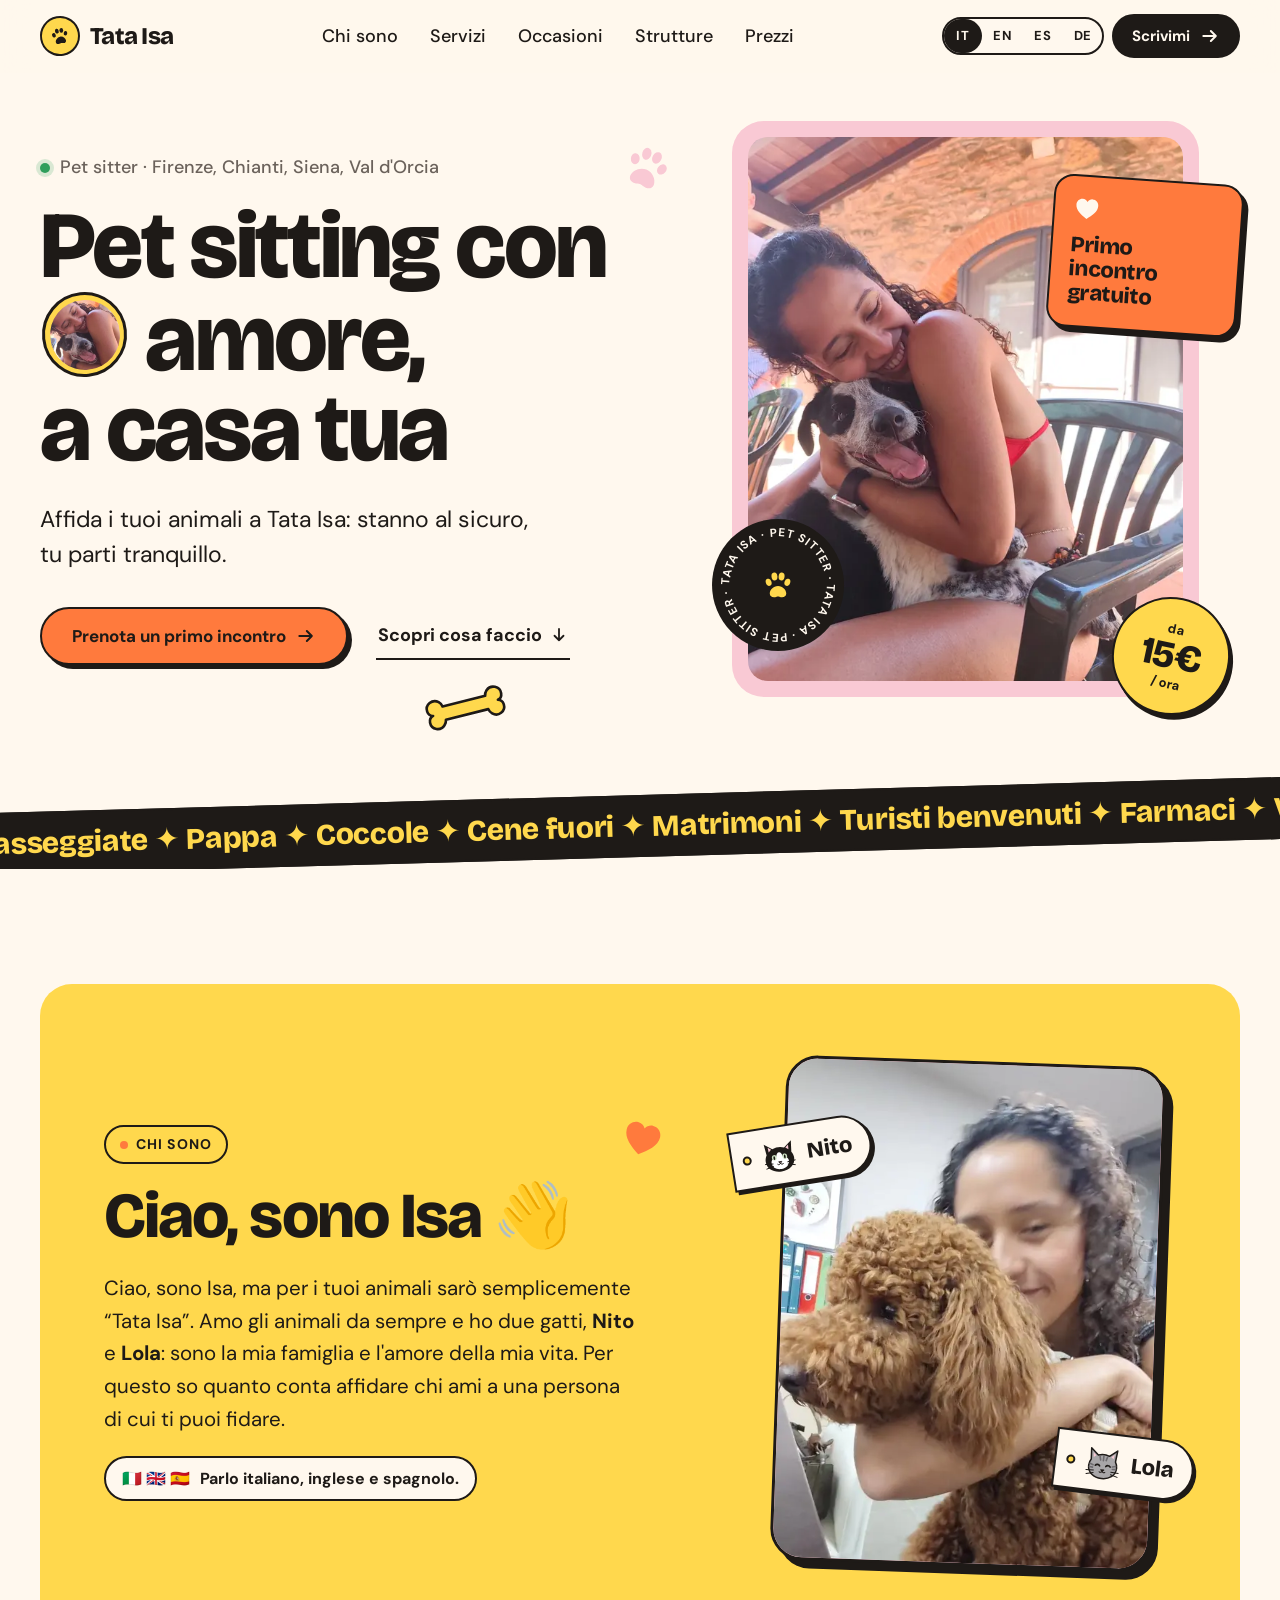
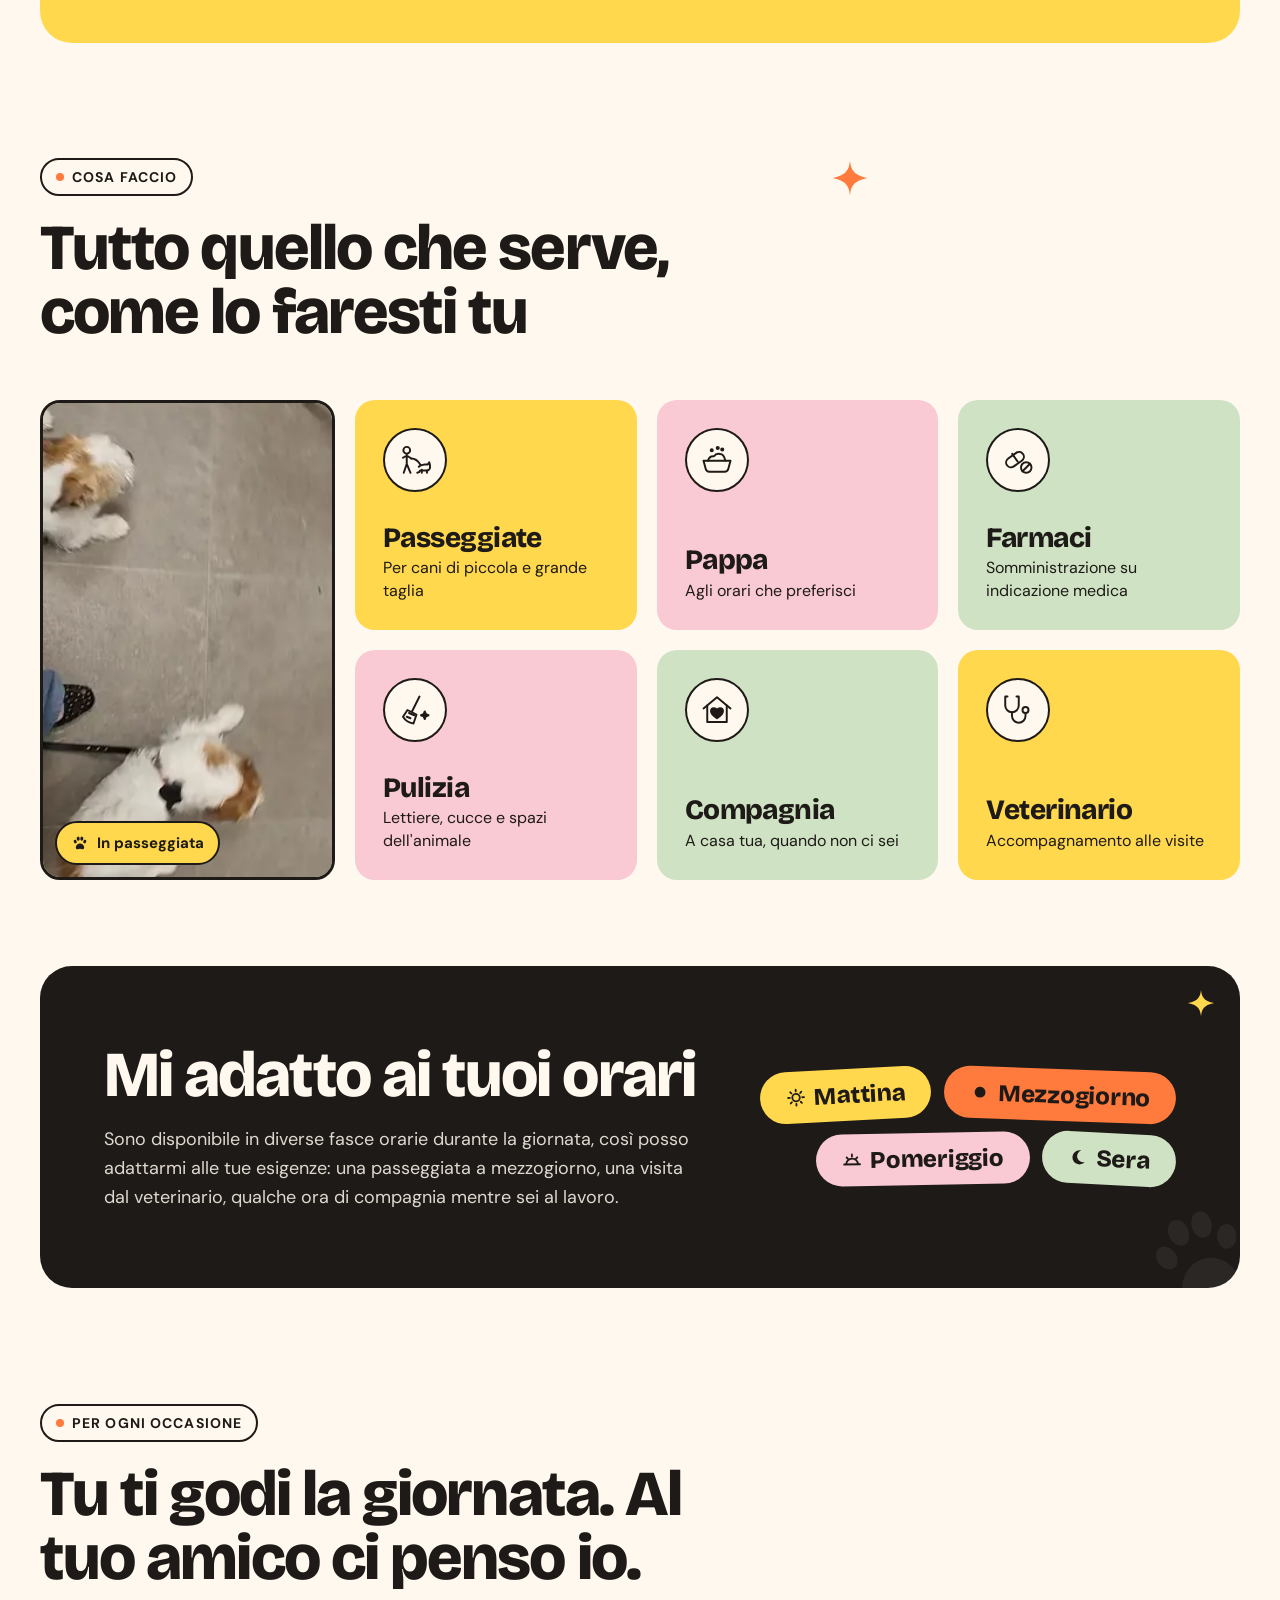
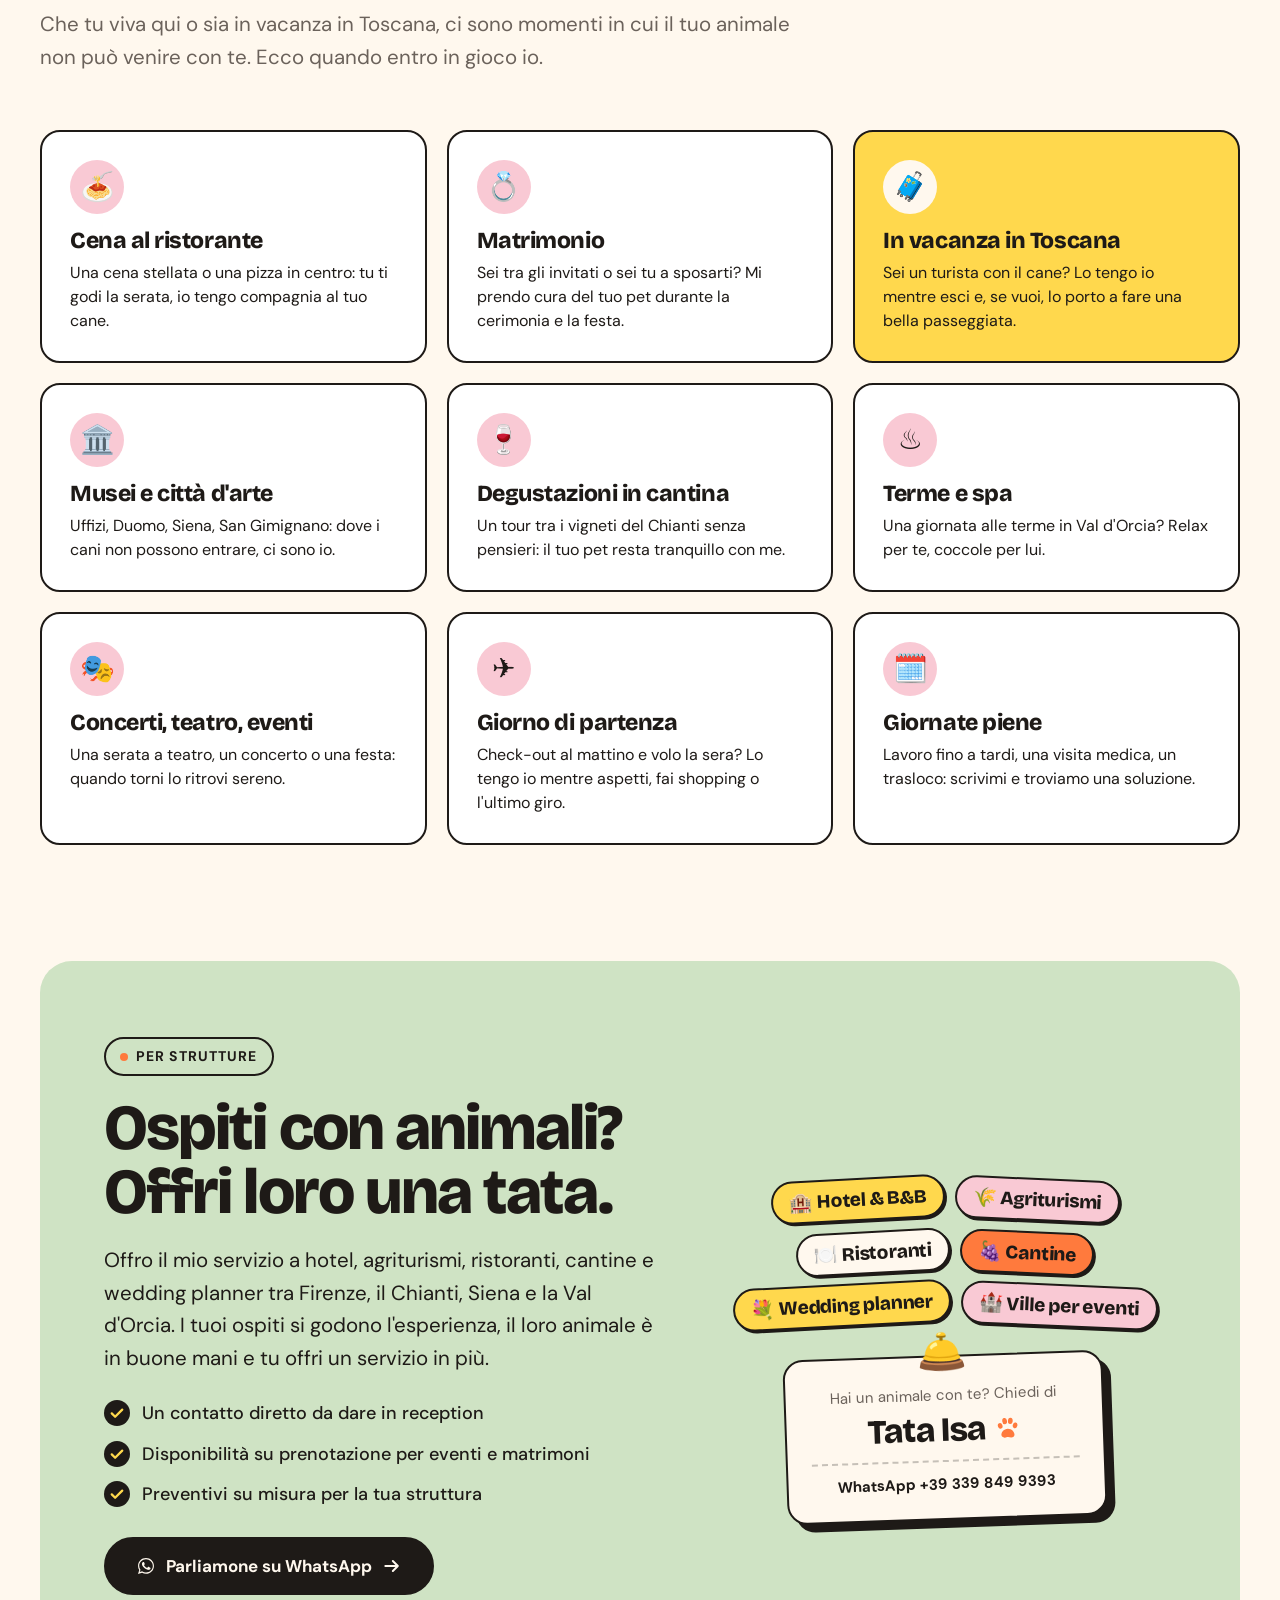
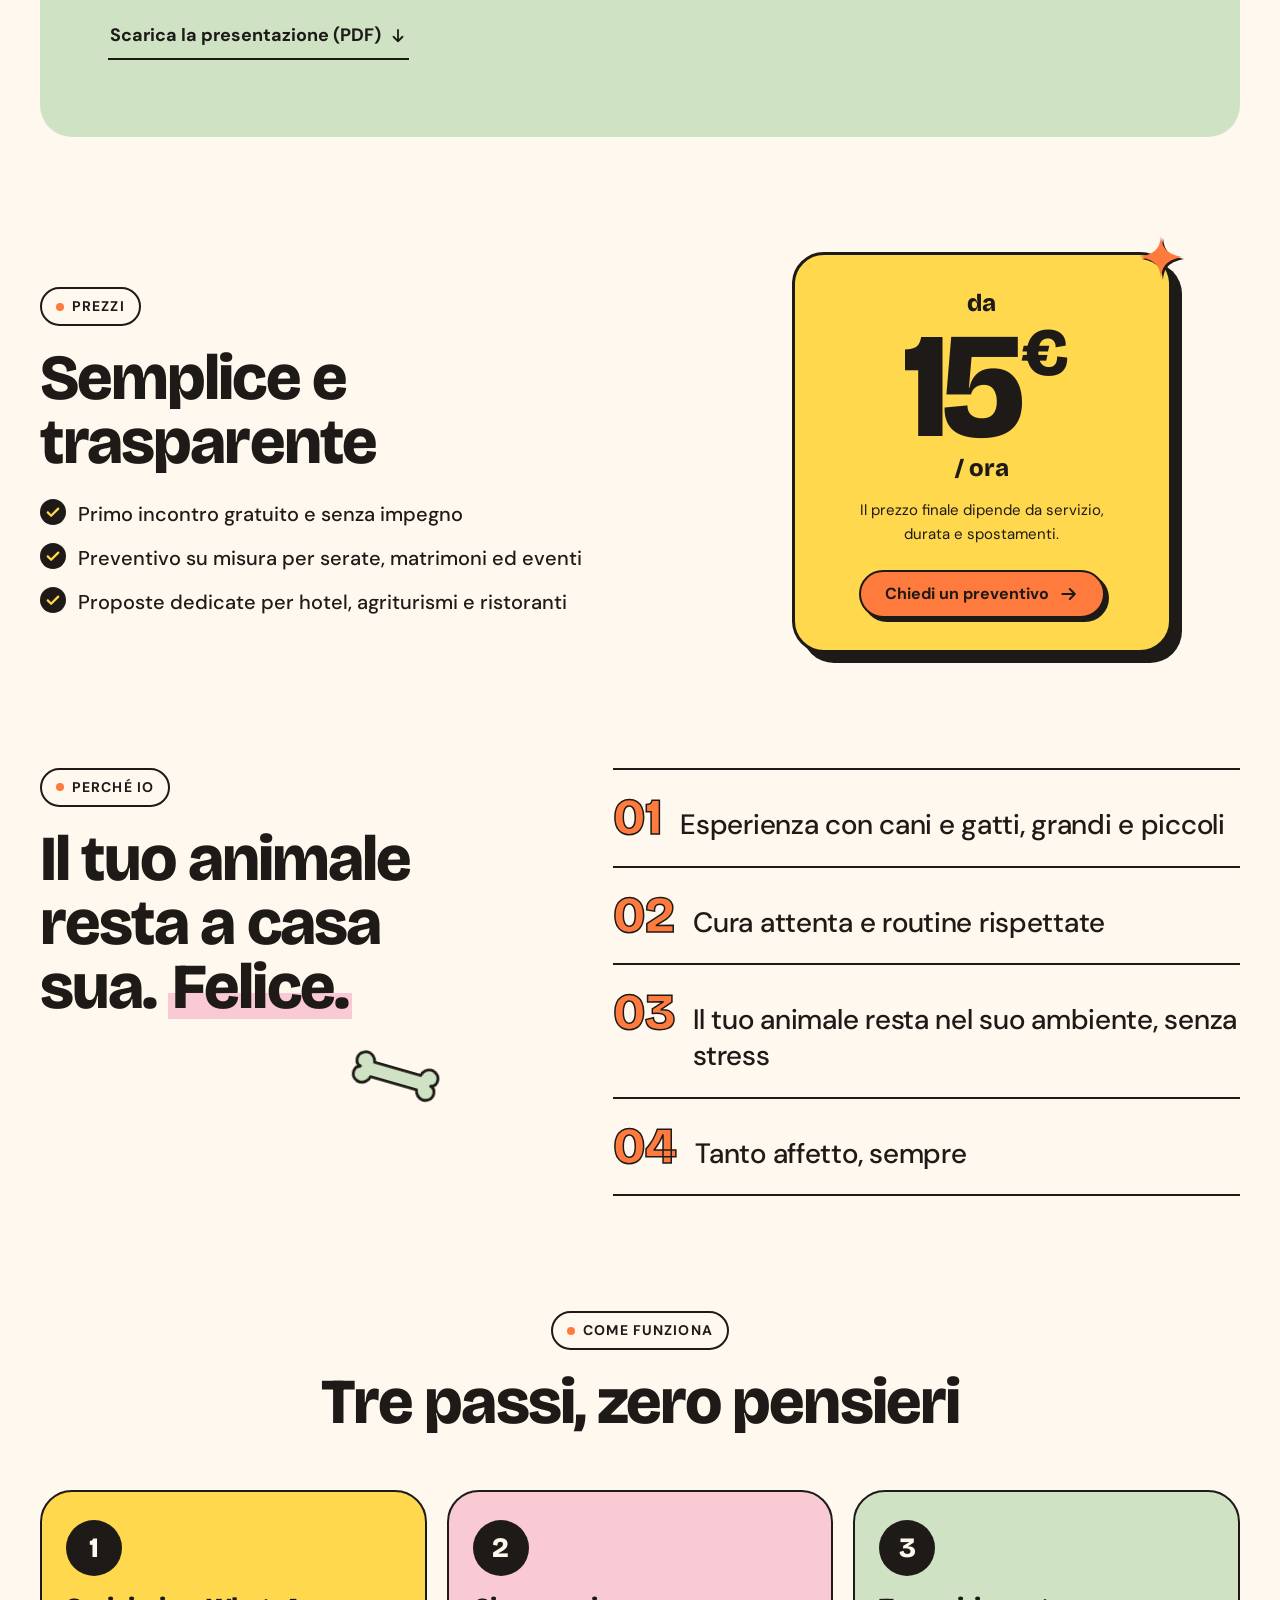
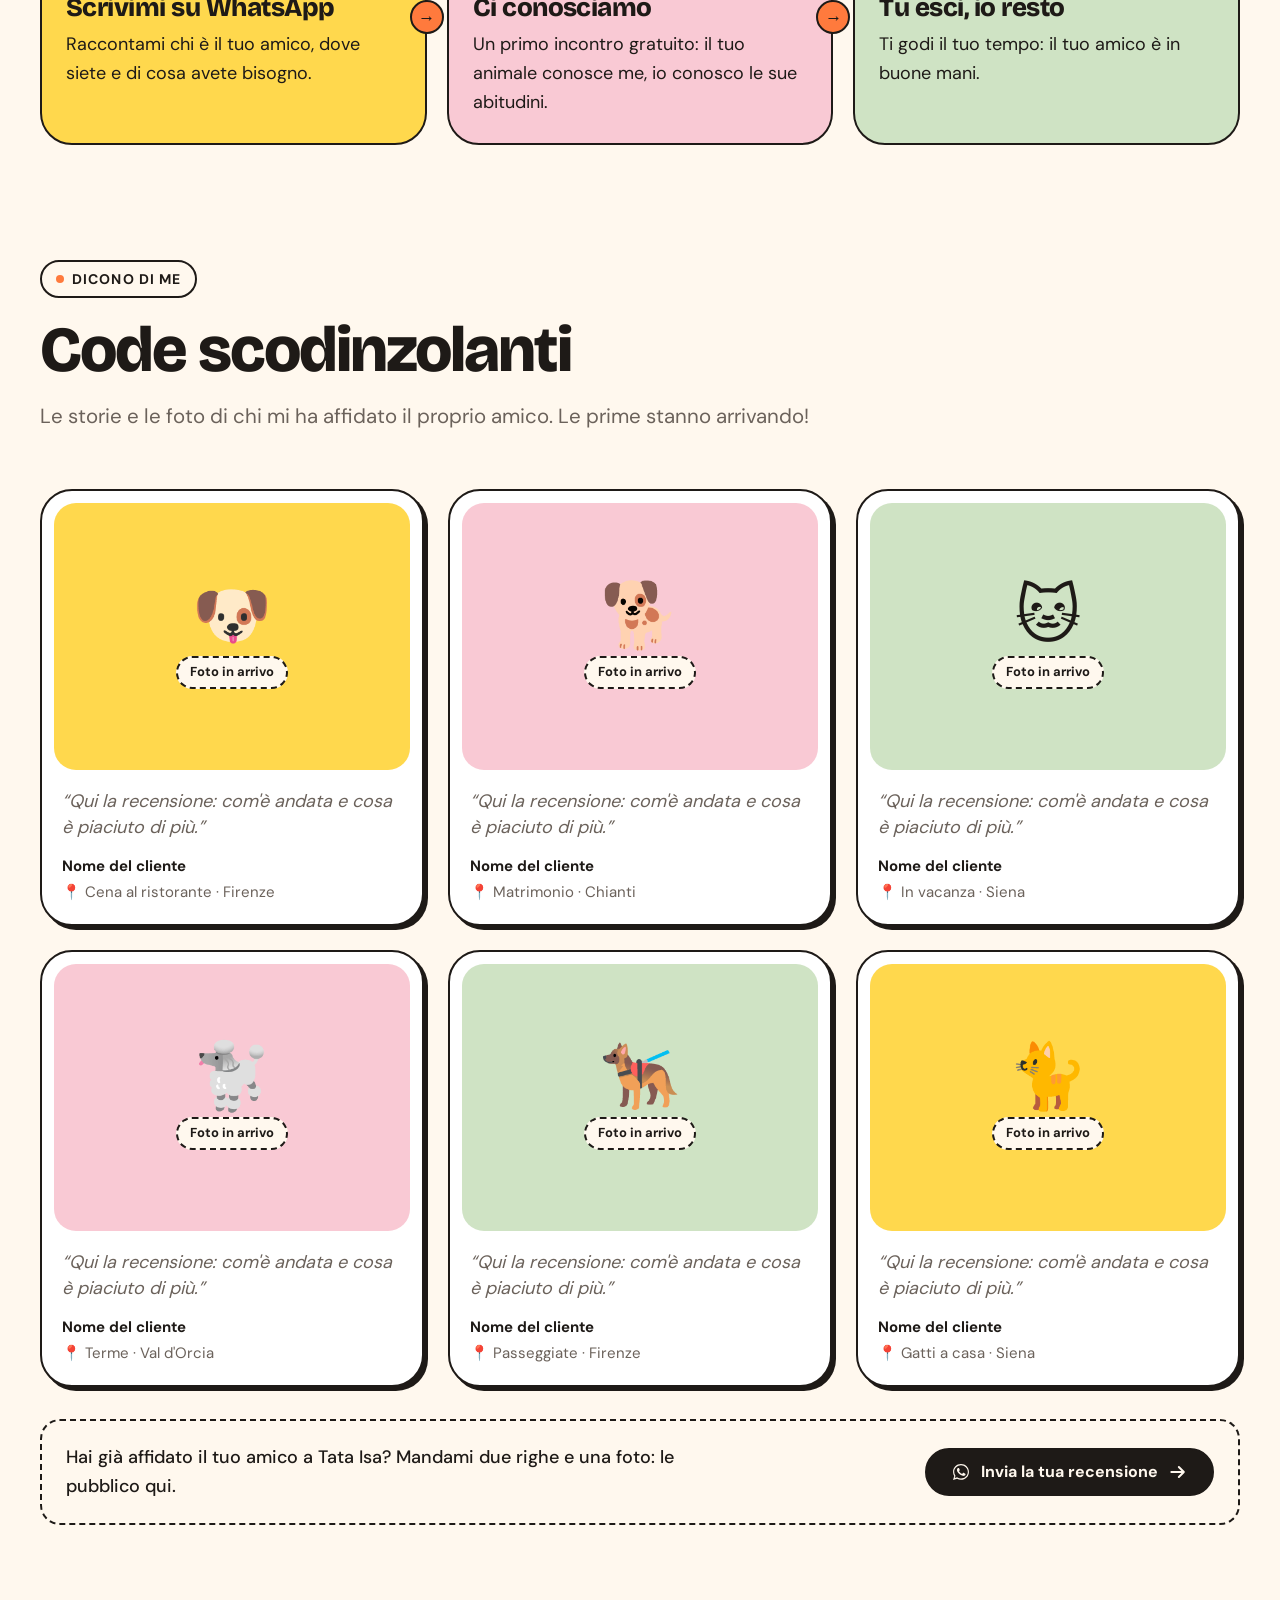
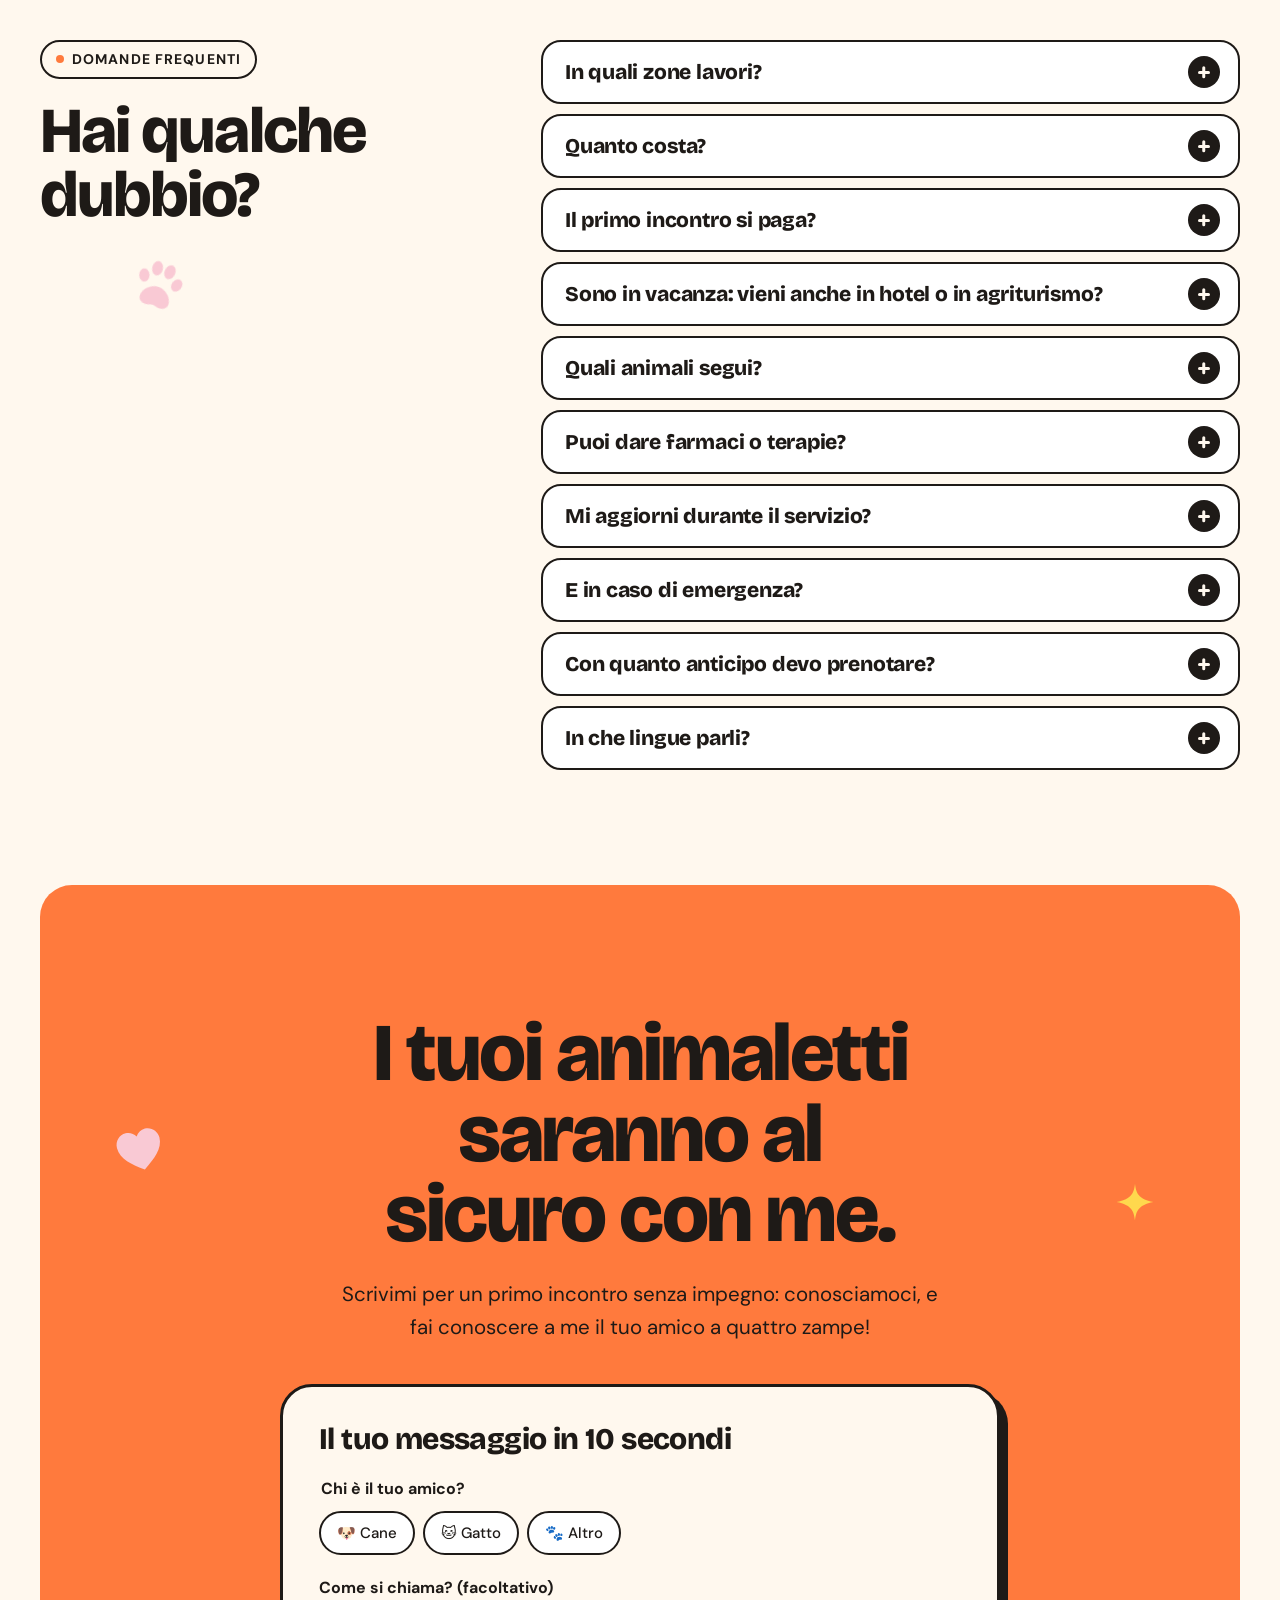
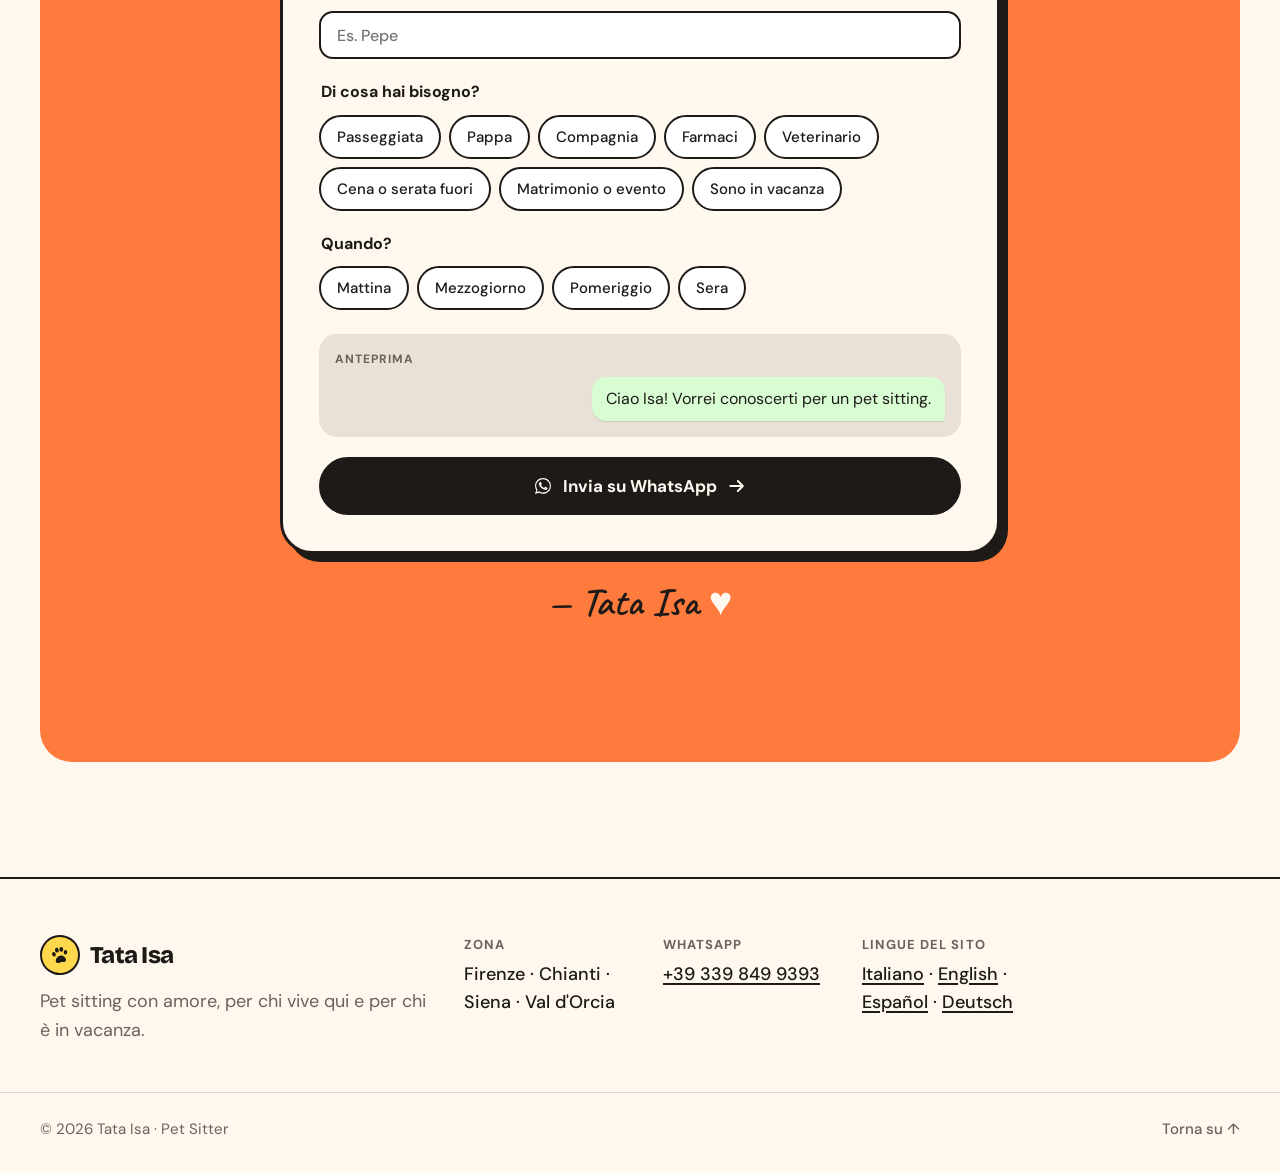
<file: index.html>
<!doctype html>
<!-- File generato da build.py: modifica src/template.html e src/content.py, poi esegui `python3 build.py` -->
<html lang="it">
<head>
  <meta charset="utf-8">
  <meta name="viewport" content="width=device-width, initial-scale=1">
  <title>Tata Isa · Pet sitter a Firenze, Chianti, Siena e Val d'Orcia</title>
  <meta name="description" content="Pet sitter a domicilio e per turisti a Firenze, nel Chianti, a Siena e in Val d'Orcia: passeggiate, pappa, compagnia, cene, matrimoni ed eventi. Da 15 €/ora, primo incontro gratuito.">
  <meta name="theme-color" content="#FFF8EE">
  <link rel="canonical" href="https://andreagalanti91.github.io/isa/">
  <link rel="alternate" hreflang="it" href="https://andreagalanti91.github.io/isa/">
  <link rel="alternate" hreflang="en" href="https://andreagalanti91.github.io/isa/en/">
  <link rel="alternate" hreflang="de" href="https://andreagalanti91.github.io/isa/de/">
  <link rel="alternate" hreflang="es" href="https://andreagalanti91.github.io/isa/es/">
  <link rel="alternate" hreflang="x-default" href="https://andreagalanti91.github.io/isa/">

  <meta property="og:type" content="website">
  <meta property="og:locale" content="it_IT">
  <meta property="og:url" content="https://andreagalanti91.github.io/isa/">
  <meta property="og:title" content="Tata Isa · Pet sitter a Firenze, Chianti, Siena e Val d'Orcia">
  <meta property="og:description" content="Affida i tuoi animali a Tata Isa: stanno al sicuro, tu parti tranquillo.">
  <meta property="og:image" content="https://andreagalanti91.github.io/isa/assets/og-isa.jpg">
  <meta property="og:image:width" content="1200">
  <meta property="og:image:height" content="630">
  <meta name="twitter:card" content="summary_large_image">

  <link rel="icon" href="data:image/svg+xml,%3Csvg xmlns='http://www.w3.org/2000/svg' viewBox='0 0 64 64'%3E%3Ccircle cx='32' cy='32' r='32' fill='%23FFD84D'/%3E%3Cg fill='%231E1A17'%3E%3Cellipse cx='32' cy='40' rx='11' ry='9'/%3E%3Cellipse cx='19' cy='27' rx='5' ry='6'/%3E%3Cellipse cx='27' cy='19' rx='5' ry='6.5'/%3E%3Cellipse cx='37' cy='19' rx='5' ry='6.5'/%3E%3Cellipse cx='45' cy='27' rx='5' ry='6'/%3E%3C/g%3E%3C/svg%3E">

  <link rel="preload" href="assets/fonts/bricolage-grotesque.woff2" as="font" type="font/woff2" crossorigin>
  <link rel="preload" href="assets/fonts/dm-sans.woff2" as="font" type="font/woff2" crossorigin>

  <link rel="preload" as="image" type="image/webp"
        imagesrcset="assets/isa-hero-450.webp 450w, assets/isa-hero-600.webp 600w, assets/isa-hero-900.webp 900w, assets/isa-hero-1200.webp 1200w"
        imagesizes="(min-width: 960px) 480px, 80vw">
  <style>:root{--cream: #FFF8EE;--ink: #1E1A17;--butter: #FFD84D;--blush: #F9C9D4;--tangerine: #FF7A3D;--sage: #CFE3C4;--muted: #6B625B;--radius-lg: 32px;--radius-md: 20px;--radius-pill: 999px;--font-title: "Bricolage Grotesque","Bricolage Fallback",system-ui,sans-serif;--font-body: "DM Sans","DM Sans Fallback",system-ui,-apple-system,"Segoe UI",sans-serif;--font-hand: "Caveat","Comic Sans MS",cursive;--gutter: 16px;--section-y: clamp(64px,9vw,128px);--shadow-soft: 0 10px 24px -10px rgba(30,26,23,.35);--ease: cubic-bezier(.2,.7,.2,1)}@media (min-width: 640px){:root{--gutter: 24px}}@media (min-width: 1024px){:root{--gutter: 40px}}@font-face{font-family: "Bricolage Grotesque";font-style: normal;font-weight: 700 800;font-stretch: 100%;font-display: optional;src: url(assets/fonts/bricolage-grotesque.woff2) format("woff2");unicode-range: U+0000-00FF,U+0131,U+0152-0153,U+02BB-02BC,U+02C6,U+02DA,U+02DC,U+0304,U+0308,U+0329,U+2000-206F,U+20AC,U+2122,U+2191,U+2193,U+2212,U+2215,U+FEFF,U+FFFD}@font-face{font-family: "DM Sans";font-style: normal;font-weight: 400 700;font-display: optional;src: url(assets/fonts/dm-sans.woff2) format("woff2");unicode-range: U+0000-00FF,U+0131,U+0152-0153,U+02BB-02BC,U+02C6,U+02DA,U+02DC,U+0304,U+0308,U+0329,U+2000-206F,U+20AC,U+2122,U+2191,U+2193,U+2212,U+2215,U+FEFF,U+FFFD}@font-face{font-family: "Caveat";font-style: normal;font-weight: 600;font-display: swap;src: url(assets/fonts/caveat-600.woff2) format("woff2");unicode-range: U+0000-00FF,U+0131,U+0152-0153,U+02BB-02BC,U+02C6,U+02DA,U+02DC,U+0304,U+0308,U+0329,U+2000-206F,U+20AC,U+2122,U+2191,U+2193,U+2212,U+2215,U+FEFF,U+FFFD}@font-face{font-family: "Bricolage Fallback";src: local("Arial Bold"),local("Arial-BoldMT"),local("Liberation Sans Bold"),local("Arial");font-weight: 700 800;size-adjust: 92%}@font-face{font-family: "DM Sans Fallback";src: local("Arial"),local("ArialMT"),local("Liberation Sans");font-weight: 400 500;size-adjust: 91.4%}@font-face{font-family: "DM Sans Fallback";src: local("Arial Bold"),local("Arial-BoldMT"),local("Liberation Sans Bold");font-weight: 600 800;size-adjust: 91.9%}*,*::before,*::after{box-sizing: border-box}html{scroll-behavior: smooth;scroll-padding-top: 88px;-webkit-text-size-adjust: 100%}body{margin: 0;background: var(--cream);color: var(--ink);font: 400 17px/1.6 var(--font-body);-webkit-font-smoothing: antialiased;overflow-x: hidden}@supports (overflow: clip){html,body{overflow-x: clip}}@media (min-width: 1024px){body{font-size: 18px}}img,video,svg{display: block;max-width: 100%}picture{display: contents}a{color: inherit}h1,h2,h3,p,ul,ol,dl,dd,figure{margin: 0}ul[role="list"],ol[role="list"]{list-style: none;padding: 0}strong{font-weight: 700}:focus-visible{outline: 3px solid var(--ink);outline-offset: 3px;border-radius: 6px}.block-ink :focus-visible{outline-color: var(--butter)}.sr-only{position: absolute;width: 1px;height: 1px;padding: 0;margin: -1px;overflow: hidden;clip: rect(0 0 0 0);white-space: nowrap;border: 0}.skip-link{position: absolute;left: 16px;top: -60px;z-index: 100;background: var(--ink);color: var(--cream);padding: 10px 16px;border-radius: var(--radius-pill);text-decoration: none;font-weight: 700}.skip-link:focus{top: 12px}.container{width: 100%;max-width: 1280px;margin-inline: auto;padding-inline: var(--gutter)}.hero-title,.h2,h3,.logo-word,.why-num{font-family: var(--font-title);font-optical-sizing: auto}.hero-title{font-size: clamp(48px,9vw,120px);font-weight: 800;line-height: .95;letter-spacing: -.028em}.h2{font-size: clamp(36px,5vw,64px);font-weight: 800;line-height: 1;letter-spacing: -.03em;text-wrap: balance}.label{display: inline-flex;align-items: center;gap: 8px;font-size: 14px;font-weight: 700;letter-spacing: .08em;text-transform: uppercase;padding: 6px 14px;border: 2px solid var(--ink);border-radius: var(--radius-pill);margin-bottom: 20px}.label::before{content: "";width: 8px;height: 8px;border-radius: 50%;background: var(--tangerine)}.lead{font-size: clamp(18px,1.6vw,21px);line-height: 1.6}.btn{display: inline-flex;align-items: center;justify-content: center;gap: 10px;min-height: 48px;padding: 12px 24px;border: 2px solid var(--ink);border-radius: var(--radius-pill);font: 700 16px/1.2 var(--font-body);text-decoration: none;transition: transform .2s var(--ease),box-shadow .2s var(--ease),background-color .2s;will-change: transform}.btn .ico{width: 20px;height: 20px;flex: none;transition: transform .2s var(--ease)}.btn:hover{transform: translateY(-2px);box-shadow: var(--shadow-soft)}.btn:hover .ico:last-child{transform: translateX(3px)}.btn:active{transform: translateY(0);box-shadow: none}.btn-sm{min-height: 44px;padding: 8px 18px;font-size: 15px}.btn-lg{min-height: 58px;padding: 14px 30px;font-size: 17px}.btn-ink{background: var(--ink);color: var(--cream)}.btn-tangerine{background: var(--tangerine);color: var(--ink);box-shadow: 4px 4px 0 var(--ink)}.btn-tangerine:hover{box-shadow: 4px 6px 0 var(--ink),var(--shadow-soft)}.btn-outline{background: transparent;color: var(--ink)}.btn-outline:hover{background: var(--cream)}.link-arrow{display: inline-flex;align-items: center;gap: 8px;font-weight: 700;text-decoration: none;padding: 8px 2px;border-bottom: 2px solid currentColor}.link-arrow .ico{width: 18px;height: 18px;transition: transform .2s var(--ease)}.link-arrow:hover .ico{transform: translateY(3px)}.deco{position: absolute;pointer-events: none}.site-header{position: sticky;top: 0;z-index: 50;background: rgba(255,248,238,.78);-webkit-backdrop-filter: blur(14px) saturate(1.4);backdrop-filter: blur(14px) saturate(1.4);border-bottom: 1px solid transparent;transition: border-color .2s}.site-header.is-scrolled{border-bottom-color: rgba(30,26,23,.08)}.header-inner{display: flex;align-items: center;justify-content: space-between;gap: 16px;height: 72px}.logo{display: inline-flex;align-items: center;gap: 10px;text-decoration: none}.logo-mark{display: grid;place-items: center;width: 40px;height: 40px;border-radius: 50%;background: var(--butter);border: 2px solid var(--ink);transform: rotate(-10deg);transition: transform .3s var(--ease)}.logo:hover .logo-mark{transform: rotate(10deg)}.logo-mark svg{width: 22px;height: 22px}.logo-word{font-size: 24px;font-weight: 800;letter-spacing: -.03em}.main-nav ul{display: flex;gap: 4px;list-style: none;padding: 0;margin: 0}.main-nav a:not(.btn){display: block;padding: 8px 14px;border-radius: var(--radius-pill);font-weight: 500;text-decoration: none;transition: background-color .2s}.main-nav a:not(.btn):hover{background: rgba(30,26,23,.07)}.nav-cta-mobile{display: none}.header-actions{display: flex;align-items: center;gap: 8px}.menu-toggle{display: none;width: 48px;height: 48px;border-radius: 50%;border: 2px solid var(--ink);background: var(--butter);color: var(--ink);cursor: pointer;place-items: center}.menu-bars{display: grid;gap: 6px;width: 20px}.menu-bars span{display: block;height: 2.5px;background: currentColor;border-radius: 2px;transition: transform .25s var(--ease)}.menu-toggle[aria-expanded="true"] .menu-bars span:first-child{transform: translateY(4.25px) rotate(45deg)}.menu-toggle[aria-expanded="true"] .menu-bars span:last-child{transform: translateY(-4.25px) rotate(-45deg)}@media (max-width: 1099px){.menu-toggle{display: grid}.header-cta{display: none}.main-nav{position: absolute;top: 100%;left: 0;right: 0;background: var(--cream);border-bottom: 2px solid var(--ink);padding: 12px var(--gutter) 24px;display: none}.main-nav.is-open{display: block;animation: navIn .25s var(--ease)}.main-nav ul{flex-direction: column;gap: 0}.main-nav a:not(.btn){font-family: var(--font-title);font-size: 30px;font-weight: 800;letter-spacing: -.02em;padding: 10px 0;border-radius: 0;border-bottom: 1px solid rgba(30,26,23,.12)}.main-nav a:not(.btn):hover{background: none}.nav-cta-mobile{display: inline-flex;margin-top: 20px;width: 100%}}@keyframes navIn{from{opacity: 0;transform: translateY(-8px)}}.hero{padding-block: 24px calc(var(--section-y) * .4)}.hero-grid{display: grid;gap: 48px;align-items: center}.hero-copy{position: relative}.eyebrow{display: inline-flex;align-items: center;gap: 10px;font-weight: 500;color: var(--muted);margin-bottom: 20px}.eyebrow .dot{width: 10px;height: 10px;border-radius: 50%;background: #2F9E5B;box-shadow: 0 0 0 4px rgba(47,158,91,.18)}.title-face{display: inline-block;width: .9em;height: .9em;vertical-align: -.08em;margin-inline: .02em;border-radius: 50%;background: var(--butter);border: 3px solid var(--ink);padding: .05em;transform: rotate(-6deg)}.title-face img{width: 100%;height: 100%;object-fit: cover;border-radius: 50%}.hero-sub{margin-top: 28px;max-width: 32ch;font-size: clamp(19px,1.8vw,23px);line-height: 1.5}.hero-ctas{display: flex;flex-wrap: wrap;align-items: center;gap: 16px 28px;margin-top: 36px}.hero-visual{position: relative;margin-inline: auto;width: 100%;max-width: 520px}.hero-photo{display: block;width: 92%;border: 0;font: inherit;cursor: pointer;position: relative;background: var(--blush);border-radius: var(--radius-lg);padding: 16px;margin-right: 8%}.hero-photo img{width: 100%;height: auto;aspect-ratio: 4 / 5;object-fit: cover;object-position: 50% 40%;border-radius: calc(var(--radius-lg) - 12px)}.hero-card{position: absolute;right: 0;top: 10%;display: flex;flex-direction: column;gap: 10px;width: 44%;max-width: 190px;padding: 18px 18px 20px;background: var(--tangerine);color: var(--ink);border: 2px solid var(--ink);border-radius: var(--radius-md);font: 800 clamp(18px,2vw,22px)/1.1 var(--font-title);letter-spacing: -.02em;transform: rotate(4deg);box-shadow: 5px 5px 0 var(--ink)}.hero-card .ico{width: 28px;height: 28px;color: var(--cream)}.badge-rotate{position: absolute;left: -4%;bottom: 8%;width: clamp(104px,26%,140px);aspect-ratio: 1}.badge-rotate svg{width: 100%;height: 100%;overflow: visible}.badge-rotate text{fill: var(--cream);font: 700 10.5px var(--font-body);letter-spacing: .14em}.badge-text{transform-origin: 60px 60px;animation: spin 14s linear infinite}@keyframes spin{to{transform: rotate(360deg)}}.deco-hero-paw{width: 54px;height: 54px;color: var(--blush);right: 4%;top: -12px;transform: rotate(22deg)}.deco-hero-bone{display: none;width: 84px;height: 42px;color: var(--butter);left: 58%;bottom: -64px;transform: rotate(-14deg)}.deco-hero-star{width: 46px;height: 46px;color: var(--butter);right: -4px;bottom: 4%;transform: rotate(10deg);filter: drop-shadow(2px 2px 0 var(--ink))}@media (min-width: 960px){.hero{padding-top: 48px}.hero-grid{grid-template-columns: minmax(0,1.3fr) minmax(0,1fr);gap: 32px}.hero-title{font-size: clamp(48px,7.4vw,120px)}.hero-visual{margin-right: 0}.deco-hero-bone{display: block}}@media (min-width: 1440px){.hero-title{font-size: 112px}}.section{padding-block: var(--section-y) 0;position: relative}.section-tight{padding-top: calc(var(--section-y) * .75)}.block{position: relative;border-radius: var(--radius-lg);padding: clamp(32px,6vw,80px) clamp(22px,5vw,72px)}.block-butter{background: var(--butter)}.block-tangerine{background: var(--tangerine)}.block-ink{background: var(--ink);color: var(--cream)}.bg-butter{background: var(--butter)}.bg-blush{background: var(--blush)}.bg-sage{background: var(--sage)}.bg-cream{background: var(--cream)}.bg-tangerine{background: var(--tangerine)}.block-sage{background: var(--sage)}.about{display: grid;gap: 56px;align-items: center}.about-copy{position: relative}.about .h2{margin-bottom: 24px}.about .lead{max-width: 38ch}.wave{display: inline-block;transform-origin: 70% 80%}.is-in .wave,.wave.is-in{animation: wave 2.4s ease-in-out .6s 2}@keyframes wave{0%,60%,100%{transform: rotate(0)}10%,30%{transform: rotate(16deg)}20%,40%{transform: rotate(-8deg)}}.about-media{position: relative;width: 100%;max-width: 380px;margin-inline: auto}.video-frame{border: 3px solid var(--ink);border-radius: var(--radius-lg);overflow: hidden;background: var(--blush);transform: rotate(2deg);box-shadow: 8px 8px 0 var(--ink)}.video-frame video{width: 100%;height: auto;aspect-ratio: 3 / 4;object-fit: cover}.tag{position: absolute;cursor: pointer;display: inline-flex;align-items: center;gap: 8px;padding: 8px 18px 8px 10px;background: var(--cream);color: var(--ink);border: 2px solid var(--ink);border-radius: 12px 999px 999px 12px;font: 800 22px/1 var(--font-title);box-shadow: 3px 3px 0 var(--ink)}.tag::before{content: "";width: 9px;height: 9px;border-radius: 50%;border: 2px solid var(--ink);background: var(--butter);flex: none}.tag-cat{width: 40px;height: 40px}.tag-nito{left: -18px;top: 12%;transform: rotate(-9deg)}.tag-lola{right: -14px;bottom: 14%;transform: rotate(7deg)}.deco-about-heart{width: 44px;height: 44px;color: var(--tangerine);right: 0;top: -8px;transform: rotate(14deg)}@media (min-width: 860px){.about{grid-template-columns: minmax(0,1.25fr) minmax(0,1fr);gap: 64px}.about-media{margin-right: 4%}.tag-nito{left: -48px}.tag-lola{right: -36px}}.section-head{position: relative;max-width: 820px;margin-bottom: clamp(32px,5vw,56px)}.deco-services-star{width: 40px;height: 40px;color: var(--tangerine);right: -10px;top: 0}.services{display: grid;gap: 16px}.service-grid{display: grid;gap: 16px;grid-template-columns: 1fr}.service-card{position: relative;display: grid;grid-template-columns: auto 1fr;column-gap: 18px;align-items: center;padding: 22px;border-radius: var(--radius-md);transition: transform .25s var(--ease)}.service-card:hover{transform: translateY(-4px) rotate(-.6deg)}.service-ico{grid-row: span 2;display: grid;place-items: center;width: 64px;height: 64px;border-radius: 50%;background: var(--cream);border: 2px solid var(--ink)}.service-ico svg{width: 36px;height: 36px}.service-card h3{font-size: 24px;font-weight: 800;letter-spacing: -.02em;line-height: 1.1}.service-card p{color: var(--ink);font-size: 16px;line-height: 1.4;margin-top: 4px}.service-video{position: relative;border-radius: var(--radius-md);overflow: hidden;border: 3px solid var(--ink);background: var(--sage)}.service-video video{width: 100%;height: 100%;aspect-ratio: 4 / 3;object-fit: cover;object-position: 50% 70%}.service-video figcaption{position: absolute;left: 12px;bottom: 12px;display: inline-flex;align-items: center;gap: 8px;padding: 8px 14px;background: var(--butter);border: 2px solid var(--ink);border-radius: var(--radius-pill);font-weight: 700;font-size: 15px}.service-video figcaption .ico{width: 18px;height: 18px}@media (min-width: 640px){.service-grid{grid-template-columns: repeat(2,1fr)}.service-card{display: flex;flex-direction: column;align-items: flex-start;gap: 0;padding: 28px;min-height: 230px}.service-ico{margin-bottom: auto}.service-card h3{margin-top: 28px}.services{grid-template-columns: minmax(0,1fr) minmax(0,2fr)}.service-video video{aspect-ratio: auto}}@media (min-width: 1024px){.services{grid-template-columns: minmax(0,1fr) minmax(0,3fr);gap: 20px}.service-grid{grid-template-columns: repeat(3,1fr);gap: 20px}.service-card h3{font-size: 28px}}.flex-band{display: grid;gap: 32px;align-items: center;overflow: hidden}.flex-band .h2{color: var(--cream);margin-bottom: 18px}.flex-band p{color: rgba(255,248,238,.86);max-width: 52ch}.chips{display: flex;flex-wrap: wrap;gap: 12px}.chip{display: inline-flex;align-items: center;gap: 8px;padding: 12px 22px;border-radius: var(--radius-pill);color: var(--ink);font: 800 20px/1 var(--font-title);letter-spacing: -.01em}.chip svg{width: 20px;height: 20px;flex: none}.chip-butter{background: var(--butter);transform: rotate(-3deg)}.chip-tangerine{background: var(--tangerine);transform: rotate(2deg)}.chip-blush{background: var(--blush);transform: rotate(-1deg)}.chip-sage{background: var(--sage);transform: rotate(3deg)}.deco-flex-star{width: 30px;height: 30px;color: var(--butter);right: 24px;top: 22px}.deco-flex-paw{width: 120px;height: 120px;color: rgba(255,248,238,.06);right: -20px;bottom: -28px;transform: rotate(-20deg)}@media (min-width: 960px){.flex-band{grid-template-columns: minmax(0,1.4fr) minmax(0,1fr);gap: 56px}.chips{justify-content: flex-end}.chip{font-size: 24px;padding: 14px 26px}}.why{display: grid;gap: 40px}.why-head{position: relative}.hl{background: linear-gradient(transparent 58%,var(--blush) 58%,var(--blush) 92%,transparent 92%);padding-inline: .06em}.deco-why-bone{width: 92px;height: 46px;color: var(--sage);right: 8%;bottom: -54px;transform: rotate(16deg)}.why-list{list-style: none;padding: 0;border-top: 2px solid var(--ink)}.why-list li{display: grid;grid-template-columns: auto 1fr;gap: 20px;align-items: baseline;padding: 22px 0;border-bottom: 2px solid var(--ink)}.why-num{font-size: clamp(32px,4vw,52px);font-weight: 800;line-height: 1;color: var(--tangerine);-webkit-text-stroke: 1.5px var(--ink);letter-spacing: -.03em}.why-text{font-size: clamp(20px,2.2vw,28px);font-weight: 500;line-height: 1.3;letter-spacing: -.01em}@media (min-width: 960px){.why{grid-template-columns: minmax(0,1fr) minmax(0,1.25fr);gap: 72px;align-items: start}.why-head{position: sticky;top: 120px}.deco-why-bone{bottom: -80px;right: 20%}}.cta{text-align: center;overflow: hidden;padding-block: clamp(72px,10vw,128px) clamp(96px,11vw,140px)}.cta-title{max-width: 16ch;margin-inline: auto;font-size: clamp(40px,6.4vw,88px);line-height: .98}.cta-text{max-width: 44ch;margin: 24px auto 0;font-size: clamp(18px,1.6vw,21px)}.signature{margin-top: 28px;font: 600 clamp(30px,3.4vw,40px)/1 var(--font-hand);transform: rotate(-3deg)}.signature span{color: var(--cream)}.deco-cta-heart{width: 44px;height: 44px;color: var(--blush);left: 6%;top: 22px;transform: rotate(-14deg)}.deco-cta-star{width: 34px;height: 34px;color: var(--butter);right: 7%;top: 28px}@media (min-width: 860px){.deco-cta-heart{width: 56px;height: 56px;top: 16%}.deco-cta-star{width: 42px;height: 42px;top: 20%}}.paw-trail{position: absolute;inset: auto 4% 18px 4%;height: 44px;pointer-events: none}.paw-trail svg{position: absolute;top: 0;left: calc(var(--i) * 10%);width: 26px;height: 26px;color: var(--ink);opacity: 0;transform: rotate(90deg);animation: pawStep 6s ease-out infinite;animation-delay: calc(var(--i) * .35s)}.paw-trail svg:nth-child(odd){top: 16px}@keyframes pawStep{0%{opacity: 0;transform: rotate(90deg) scale(.6)}4%{opacity: .85;transform: rotate(90deg) scale(1)}45%{opacity: .85}60%,100%{opacity: 0;transform: rotate(90deg) scale(1)}}.site-footer{margin-top: var(--section-y);padding-block: 56px 32px;border-top: 2px solid var(--ink)}.footer-grid{display: grid;gap: 36px}.footer-brand p{margin-top: 12px;color: var(--muted)}.footer-info{display: grid;gap: 20px;grid-template-columns: repeat(2,minmax(0,1fr))}.footer-info dt{font-size: 13px;font-weight: 700;letter-spacing: .08em;text-transform: uppercase;color: var(--muted)}.footer-info dd{margin-top: 4px;font-weight: 500;overflow-wrap: anywhere}.footer-info a{text-decoration-thickness: 1.5px;text-underline-offset: 3px}.footer-bottom{display: flex;flex-wrap: wrap;justify-content: space-between;gap: 12px;margin-top: 48px;padding-top: 24px;border-top: 1px solid rgba(30,26,23,.15);color: var(--muted);font-size: 15px}.to-top{text-decoration: none;font-weight: 500}.to-top:hover{color: var(--ink)}@media (min-width: 860px){.footer-grid{grid-template-columns: 1fr 2fr;align-items: start}.footer-info{grid-template-columns: repeat(4,minmax(0,1fr))}}.wa-float{position: fixed;right: 16px;bottom: calc(16px + env(safe-area-inset-bottom));z-index: 60;display: none;place-items: center;width: 60px;height: 60px;border-radius: 50%;background: #25D366;color: var(--ink);border: 2px solid var(--ink);box-shadow: 3px 3px 0 var(--ink);opacity: 0;transform: translateY(20px) scale(.9);pointer-events: none;transition: opacity .3s var(--ease),transform .3s var(--ease)}.wa-float svg{width: 32px;height: 32px}.wa-float.is-visible{opacity: 1;transform: none;pointer-events: auto}@media (max-width: 859px){.wa-float{display: grid}}.js .reveal{opacity: 0;transform: translateY(16px);transition: opacity .7s var(--ease),transform .7s var(--ease)}.js .reveal.is-in{opacity: 1;transform: none}@media (prefers-reduced-motion: reduce){html{scroll-behavior: auto}*,*::before,*::after{animation: none !important;transition: none !important}.js .reveal{opacity: 1;transform: none}.paw-trail svg{opacity: .6}}.lang-switch{display: flex;gap: 2px;padding: 3px;border: 2px solid var(--ink);border-radius: var(--radius-pill);background: var(--cream)}.lang-switch a{display: grid;place-items: center;min-width: 38px;height: 34px;padding: 0 6px;border-radius: var(--radius-pill);font-size: 13px;font-weight: 700;letter-spacing: .04em;text-decoration: none}.lang-switch a:hover{background: rgba(30,26,23,.08)}.lang-switch a[aria-current="page"]{background: var(--ink);color: var(--cream)}@media (max-width: 400px){.logo-word{font-size: 21px}.lang-switch a{min-width: 34px}}.price-sticker{position: absolute;right: 2%;bottom: -18px;display: grid;place-content: center;text-align: center;width: clamp(92px,24%,118px);aspect-ratio: 1;border-radius: 50%;background: var(--butter);color: var(--ink);border: 2px solid var(--ink);box-shadow: 4px 4px 0 var(--ink);text-decoration: none;transform: rotate(12deg);transition: transform .3s var(--ease);line-height: 1}.price-sticker:hover{transform: rotate(-4deg) scale(1.06)}.ps-from,.ps-unit{font-size: 13px;font-weight: 700}.ps-amount{font: 800 clamp(30px,3vw,38px)/1 var(--font-title);letter-spacing: -.03em;margin: 2px 0}.pop-heart{position: absolute;z-index: 5;pointer-events: none;width: 28px;height: 28px;color: var(--tangerine);animation: popHeart 1.1s var(--ease) forwards}@keyframes popHeart{0%{opacity: 0;transform: translate(-50%,-50%) scale(.4)}20%{opacity: 1;transform: translate(-50%,-80%) scale(1.15)}100%{opacity: 0;transform: translate(calc(-50% + var(--dx,0px)),-260%) scale(.9) rotate(var(--rot,0deg))}}.marquee-wrap{overflow: hidden;padding-block: 12px}.marquee{overflow: hidden;margin-top: clamp(24px,4vw,40px);background: var(--ink);color: var(--butter);border-block: 2px solid var(--ink);transform: rotate(-1.6deg);width: 104%;margin-left: -2%}.marquee-track{display: flex;width: max-content;animation: marquee 32s linear infinite}.marquee-track span{flex: none;padding: 14px 0;padding-right: .4em;font: 800 clamp(20px,2.6vw,30px)/1 var(--font-title);letter-spacing: -.01em;white-space: nowrap}@keyframes marquee{to{transform: translateX(-50%)}}.tag{transition: transform .25s var(--ease)}.tag:hover{transform: rotate(0) scale(1.06)}.tag.is-wiggle{animation: wiggle .6s ease-in-out}@keyframes wiggle{0%,100%{rotate: 0deg}20%{rotate: -10deg}40%{rotate: 8deg}60%{rotate: -6deg}80%{rotate: 4deg}}.say{position: absolute;left: 50%;bottom: calc(100% + 10px);padding: 6px 12px;white-space: nowrap;background: var(--ink);color: var(--cream);border-radius: 14px;font: 600 22px/1 var(--font-hand);pointer-events: none;animation: say 1.4s var(--ease) forwards}.say::after{content: "";position: absolute;left: 50%;top: 100%;margin-left: -6px;border: 6px solid transparent;border-top-color: var(--ink)}@keyframes say{0%{opacity: 0;transform: translate(-50%,6px) scale(.8)}15%,75%{opacity: 1;transform: translate(-50%,0) scale(1)}100%{opacity: 0;transform: translate(-50%,-8px)}}.section-intro{margin-top: 18px;max-width: 56ch;font-size: clamp(18px,1.6vw,21px);color: var(--muted)}.section-head-center{margin-inline: auto;text-align: center}.occasions{display: grid;gap: 14px;grid-template-columns: 1fr}.occ{position: relative;padding: 22px 22px 24px;border: 2px solid var(--ink);border-radius: var(--radius-md);background: #fff;transition: transform .25s var(--ease),box-shadow .25s var(--ease),background-color .25s}.occ:nth-child(3n+1){--tilt: -.8deg}.occ:nth-child(3n+2){--tilt: .6deg}.occ:nth-child(3n){--tilt: -.4deg}.occ:hover{transform: translateY(-4px) rotate(var(--tilt));box-shadow: 5px 5px 0 var(--ink);background: var(--cream)}.occ-hot{background: var(--butter)}.occ-hot:hover{background: var(--butter)}.occ-emoji{display: grid;place-items: center;width: 54px;height: 54px;margin-bottom: 14px;border-radius: 50%;background: var(--blush);font-size: 28px;line-height: 1}.occ-hot .occ-emoji{background: var(--cream)}.occ h3{font-size: 23px;font-weight: 800;letter-spacing: -.02em;line-height: 1.1}.occ p{margin-top: 8px;font-size: 16px;line-height: 1.5}@media (min-width: 640px){.occasions{grid-template-columns: repeat(2,1fr);gap: 18px}}@media (min-width: 1024px){.occasions{grid-template-columns: repeat(3,1fr);gap: 20px}.occ{padding: 28px}}.biz{display: grid;gap: 48px;align-items: center}.biz .h2{margin-bottom: 20px}.biz .lead{max-width: 46ch}.biz .btn{margin-top: 28px}.checklist{list-style: none;padding: 0;margin-top: 24px;display: grid;gap: 12px}.checklist li{display: flex;align-items: flex-start;gap: 12px;font-weight: 500}.checklist svg{flex: none;width: 26px;height: 26px;padding: 4px;margin-top: 1px;border-radius: 50%;background: var(--ink);color: var(--butter)}.biz-visual{position: relative;display: grid;gap: 28px;justify-items: center}.venue-stickers{list-style: none;padding: 0;display: flex;flex-wrap: wrap;justify-content: center;gap: 10px}.venue-stickers li{padding: 10px 16px;border: 2px solid var(--ink);border-radius: var(--radius-pill);font: 800 17px/1 var(--font-title);letter-spacing: -.01em;box-shadow: 2px 2px 0 var(--ink)}.venue-stickers li:nth-child(odd){transform: rotate(-3deg)}.venue-stickers li:nth-child(even){transform: rotate(2.5deg)}.desk-card{position: relative;width: min(100%,320px);padding: 26px 24px 22px;background: var(--cream);border: 2px solid var(--ink);border-radius: var(--radius-md);box-shadow: 8px 8px 0 var(--ink);text-align: center;transform: rotate(-2deg)}.desk-bell{position: absolute;top: -26px;left: 50%;transform: translateX(-50%);font-size: 40px;line-height: 1}.desk-q{font-size: 15px;color: var(--muted)}.desk-a{display: inline-flex;align-items: center;gap: 8px;margin-top: 6px;font: 800 34px/1 var(--font-title);letter-spacing: -.03em}.desk-a svg{width: 28px;height: 28px;color: var(--tangerine)}.desk-n{margin-top: 10px;padding-top: 10px;border-top: 2px dashed rgba(30,26,23,.25);font-weight: 700;font-size: 15px}@media (min-width: 960px){.biz{grid-template-columns: minmax(0,1.2fr) minmax(0,1fr);gap: 56px}.venue-stickers li{font-size: 19px}}.prices{display: grid;gap: 40px;align-items: center}.price-card{position: relative;justify-self: center;width: min(100%,380px);padding: 36px 28px 32px;background: var(--butter);border: 3px solid var(--ink);border-radius: var(--radius-lg);box-shadow: 10px 10px 0 var(--ink);text-align: center;transform: rotate(1.5deg)}.pc-from,.pc-unit{font: 800 24px/1 var(--font-title)}.pc-amount{font: 800 clamp(110px,16vw,150px)/.9 var(--font-title);letter-spacing: -.05em;margin: 4px 0 2px}.pc-amount span{font-size: .45em;vertical-align: .9em;margin-left: .04em}.pc-note{margin: 18px auto 24px;max-width: 26ch;font-size: 15px}.deco-price-star{width: 48px;height: 48px;color: var(--tangerine);top: -22px;right: -16px;filter: drop-shadow(2px 2px 0 var(--ink))}@media (min-width: 960px){.prices{grid-template-columns: minmax(0,1.2fr) minmax(0,1fr);gap: 64px}.price-copy .checklist li{font-size: 20px}}.steps{list-style: none;padding: 0;display: grid;gap: 16px;counter-reset: none}.step{position: relative;padding: 28px 24px 26px;border-radius: var(--radius-lg);border: 2px solid var(--ink)}.step-n{display: grid;place-items: center;width: 56px;height: 56px;margin-bottom: 18px;border-radius: 50%;background: var(--ink);color: var(--cream);font: 800 28px/1 var(--font-title)}.step h3{font-size: 26px;font-weight: 800;letter-spacing: -.02em;line-height: 1.1}.step p{margin-top: 8px}@media (min-width: 860px){.steps{grid-template-columns: repeat(3,1fr);gap: 20px}.step:nth-child(1){transform: rotate(-1.5deg)}.step:nth-child(3){transform: rotate(1.5deg)}.step:not(:last-child)::after{content: "→";position: absolute;right: -19px;top: 50%;z-index: 1;display: grid;place-items: center;width: 34px;height: 34px;margin-top: -17px;border-radius: 50%;background: var(--tangerine);border: 2px solid var(--ink);font-weight: 700}}.reviews{list-style: none;padding: 0;display: grid;gap: 18px;grid-template-columns: 1fr}.review{display: flex;flex-direction: column;background: #fff;border: 2px solid var(--ink);border-radius: var(--radius-lg);padding: 12px 12px 20px;box-shadow: 4px 4px 0 var(--ink)}.review:nth-child(odd){transform: rotate(-.8deg)}.review:nth-child(even){transform: rotate(.8deg)}.rev-photo{position: relative;display: grid;place-items: center;align-content: center;gap: 8px;aspect-ratio: 4 / 3;border-radius: calc(var(--radius-lg) - 10px);overflow: hidden}.rev-photo img{width: 100%;height: 100%;object-fit: cover}.rev-emoji{font-size: 64px;line-height: 1}.rev-soon{padding: 4px 12px;border-radius: var(--radius-pill);background: var(--cream);border: 2px dashed var(--ink);font-size: 13px;font-weight: 700}.rev-quote{margin: 18px 8px 0;font-size: 18px;line-height: 1.45;color: var(--muted);font-style: italic}.rev-who{margin: 14px 8px 0;display: grid;gap: 2px;font-size: 15px}.rev-who span{color: var(--muted)}.rev-cta{display: flex;flex-wrap: wrap;align-items: center;justify-content: space-between;gap: 16px 24px;margin-top: 32px;padding: 22px 24px;border: 2px dashed var(--ink);border-radius: var(--radius-md)}.rev-cta p{max-width: 52ch;font-weight: 500}@media (min-width: 640px){.reviews{grid-template-columns: repeat(2,1fr)}}@media (min-width: 1024px){.reviews{grid-template-columns: repeat(3,1fr);gap: 24px}}.faq-wrap{display: grid;gap: 32px}.faq-head{position: relative}.deco-faq-paw{width: 64px;height: 64px;color: var(--blush);right: 6%;top: 0;transform: rotate(18deg)}.faq-list{display: grid;gap: 10px}.faq-item{border: 2px solid var(--ink);border-radius: var(--radius-md);background: #fff;transition: background-color .2s}.faq-item[open]{background: var(--butter)}.faq-item summary{display: flex;align-items: center;justify-content: space-between;gap: 16px;min-height: 56px;padding: 14px 18px 14px 22px;font: 800 clamp(18px,1.8vw,21px)/1.25 var(--font-title);letter-spacing: -.01em;cursor: pointer;list-style: none}.faq-item summary::-webkit-details-marker{display: none}.faq-icon{position: relative;flex: none;width: 32px;height: 32px;border-radius: 50%;background: var(--ink);transition: transform .25s var(--ease)}.faq-icon::before,.faq-icon::after{content: "";position: absolute;left: 50%;top: 50%;width: 12px;height: 2.5px;margin: -1.25px 0 0 -6px;background: var(--cream);border-radius: 2px}.faq-icon::after{transform: rotate(90deg);transition: transform .25s var(--ease)}.faq-item[open] .faq-icon{transform: rotate(180deg)}.faq-item[open] .faq-icon::after{transform: rotate(0)}.faq-item p{padding: 0 22px 20px;max-width: 64ch}@media (min-width: 960px){.faq-wrap{grid-template-columns: minmax(0,1fr) minmax(0,1.6fr);gap: 64px;align-items: start}.faq-head{position: sticky;top: 120px}.deco-faq-paw{top: auto;bottom: -90px;right: auto;left: 20%}}.langs{display: inline-flex;align-items: center;gap: 10px;margin-top: 20px;padding: 8px 16px;background: var(--cream);border: 2px solid var(--ink);border-radius: var(--radius-pill);font-weight: 700;font-size: 16px}.biz-pdf{margin-top: 18px;margin-left: 4px}.biz .btn + .biz-pdf{display: inline-flex}.composer-note:empty{display: none}.composer-note{margin-top: 4px;font-size: 14px;color: var(--muted)}@media (max-width: 420px){.header-inner{gap: 8px}.lang-switch a{min-width: 30px;height: 32px;padding: 0 4px;font-size: 12px}.logo{gap: 8px}.logo-mark{width: 36px;height: 36px}.logo-word{font-size: 20px}.menu-toggle{width: 44px;height: 44px}}.composer{position: relative;z-index: 1;max-width: 720px;margin: 40px auto 0;padding: clamp(22px,4vw,36px);background: var(--cream);border: 3px solid var(--ink);border-radius: var(--radius-lg);box-shadow: 8px 8px 0 var(--ink);text-align: left}.composer-title{font-size: clamp(24px,3vw,30px);font-weight: 800;letter-spacing: -.02em;line-height: 1.1;margin-bottom: 8px}.composer fieldset{border: 0;padding: 0;margin: 20px 0 0;min-width: 0}.composer legend,.name-field>span{display: block;margin-bottom: 10px;font-weight: 700;font-size: 16px}.pick{display: flex;flex-wrap: wrap;gap: 8px}.pick label{position: relative;cursor: pointer}.pick input{position: absolute;opacity: 0;width: 1px;height: 1px}.pick span{display: inline-flex;align-items: center;gap: 6px;min-height: 44px;padding: 8px 16px;border: 2px solid var(--ink);border-radius: var(--radius-pill);background: #fff;font-weight: 500;font-size: 15px;transition: background-color .15s,transform .15s var(--ease),box-shadow .15s;user-select: none}.pick label:hover span{transform: translateY(-2px)}.pick input:checked + span{background: var(--butter);font-weight: 700;box-shadow: 2px 2px 0 var(--ink)}.pick input:focus-visible + span{outline: 3px solid var(--ink);outline-offset: 3px}.name-field{display: block;margin-top: 20px}.name-field input{width: 100%;min-height: 48px;padding: 10px 16px;border: 2px solid var(--ink);border-radius: 14px;background: #fff;color: var(--ink);font: 500 16px var(--font-body)}.name-field input:focus-visible{outline: 3px solid var(--tangerine);outline-offset: 2px}.bubble-wrap{margin-top: 24px;padding: 16px;border-radius: 18px;background: #E9E1D6}.bubble-label{font-size: 12px;font-weight: 700;letter-spacing: .08em;text-transform: uppercase;color: var(--muted);margin-bottom: 8px}.bubble{position: relative;margin-left: auto;max-width: 92%;width: fit-content;padding: 10px 14px;background: #D9FDD3;color: var(--ink);border-radius: 14px 14px 4px 14px;font-size: 16px;line-height: 1.45;box-shadow: 0 1px 1px rgba(0,0,0,.12);white-space: pre-line}.composer-send{width: 100%;margin-top: 20px}.signature{position: relative;z-index: 1}@media (max-width: 639px){.deco-hero-paw{display: none}.cta{padding-inline: 12px}.composer{padding: 20px 16px;box-shadow: 5px 5px 0 var(--ink)}.btn-lg{padding-inline: 20px;font-size: 16px}.btn .ico:first-child ~ .ico:last-child{display: none}}</style>

  <script type="application/ld+json">
  {
    "@context": "https://schema.org",
    "@type": "LocalBusiness",
    "name": "Tata Isa · Pet Sitter",
    "description": "Pet sitter a domicilio e per turisti a Firenze, nel Chianti, a Siena e in Val d'Orcia: passeggiate, pappa, compagnia, cene, matrimoni ed eventi. Da 15 €/ora, primo incontro gratuito.",
    "image": "https://andreagalanti91.github.io/isa/assets/og-isa.jpg",
    "url": "https://andreagalanti91.github.io/isa/",
    "telephone": "+393398499393",
    "priceRange": "da 15 € / ora",
    "areaServed": ["Firenze", "Chianti", "Siena", "Val d'Orcia"],
    "address": { "@type": "PostalAddress", "addressRegion": "Toscana", "addressCountry": "IT" },
    "inLanguage": "it",
    "knowsLanguage": ["it", "en", "es"],
    "makesOffer": {
      "@type": "Offer",
      "itemOffered": { "@type": "Service", "name": "Pet sitting" },
      "priceSpecification": { "@type": "UnitPriceSpecification", "minPrice": 15, "priceCurrency": "EUR", "unitCode": "HUR" }
    }
  }
  </script>
  <script type="application/ld+json">{"@context": "https://schema.org", "@type": "FAQPage", "inLanguage": "it", "mainEntity": [{"@type": "Question", "name": "In quali zone lavori?", "acceptedAnswer": {"@type": "Answer", "text": "Firenze, Chianti, Siena e Val d'Orcia. Se sei in un'altra zona della Toscana scrivimi: vediamo insieme se riesco a raggiungerti."}}, {"@type": "Question", "name": "Quanto costa?", "acceptedAnswer": {"@type": "Answer", "text": "Si parte da 15 € l'ora. Il prezzo finale dipende dal servizio, dalla durata e dagli spostamenti: scrivimi su WhatsApp e ti preparo un preventivo su misura."}}, {"@type": "Question", "name": "Il primo incontro si paga?", "acceptedAnswer": {"@type": "Answer", "text": "No, è gratuito e senza impegno. Serve a conoscerci: io conosco il tuo amico e le sue abitudini, tu conosci me."}}, {"@type": "Question", "name": "Sono in vacanza: vieni anche in hotel o in agriturismo?", "acceptedAnswer": {"@type": "Answer", "text": "Sì. Prima verifica con la struttura che il tuo animale possa restare nell'alloggio, poi ci accordiamo su dove e quando."}}, {"@type": "Question", "name": "Quali animali segui?", "acceptedAnswer": {"@type": "Answer", "text": "Cani e gatti di ogni taglia ed età. Per altri animali scrivimi e ne parliamo."}}, {"@type": "Question", "name": "Puoi dare farmaci o terapie?", "acceptedAnswer": {"@type": "Answer", "text": "Sì, seguendo le indicazioni del tuo veterinario. Lasciami sempre le istruzioni scritte."}}, {"@type": "Question", "name": "Mi aggiorni durante il servizio?", "acceptedAnswer": {"@type": "Answer", "text": "Certo: ti scrivo su WhatsApp con messaggi e foto, così sai sempre come sta."}}, {"@type": "Question", "name": "E in caso di emergenza?", "acceptedAnswer": {"@type": "Answer", "text": "Ti contatto subito e, se serve, porto il tuo animale dal tuo veterinario di fiducia o dalla clinica veterinaria più vicina."}}, {"@type": "Question", "name": "Con quanto anticipo devo prenotare?", "acceptedAnswer": {"@type": "Answer", "text": "Prima è, meglio è, soprattutto per matrimoni ed eventi. Per le richieste dell'ultimo minuto scrivimi comunque: se sono libera, ci sono."}}, {"@type": "Question", "name": "In che lingue parli?", "acceptedAnswer": {"@type": "Answer", "text": "Italiano, inglese e spagnolo, che è la mia lingua madre."}}]}</script>
  <script>document.documentElement.classList.add('js')</script>
</head>
<body>
  <!-- Icone e decorazioni disegnate a mano -->
  <svg width="0" height="0" style="position:absolute" aria-hidden="true" focusable="false">
    <symbol id="i-paw" viewBox="0 0 64 64">
      <path fill="currentColor" d="M32 34c-8.5 0-15 7.4-15 13.6 0 4.6 3.6 6.6 7.6 6.6 3 0 4.9-1.4 7.4-1.4s4.4 1.4 7.4 1.4c4 0 7.6-2 7.6-6.6C47 41.4 40.5 34 32 34z"/>
      <ellipse fill="currentColor" cx="15" cy="27" rx="5.2" ry="6.6" transform="rotate(-18 15 27)"/>
      <ellipse fill="currentColor" cx="25.5" cy="16.5" rx="5.4" ry="7.2" transform="rotate(-6 25.5 16.5)"/>
      <ellipse fill="currentColor" cx="38.5" cy="16.5" rx="5.4" ry="7.2" transform="rotate(6 38.5 16.5)"/>
      <ellipse fill="currentColor" cx="49" cy="27" rx="5.2" ry="6.6" transform="rotate(18 49 27)"/>
    </symbol>
    <symbol id="i-heart" viewBox="0 0 64 64">
      <path fill="currentColor" d="M32 55C19 46 7 36.5 7 23.6 7 15.5 13.2 9.5 20.6 9.5c5 0 8.8 2.6 11.4 6.6 2.6-4 6.4-6.6 11.4-6.6C50.8 9.5 57 15.5 57 23.6 57 36.5 45 46 32 55z"/>
    </symbol>
    <symbol id="i-bone" viewBox="0 0 80 40">
      <path fill="currentColor" stroke="#1E1A17" stroke-width="2.5" stroke-linejoin="round" d="M17 8.5c-5.2-4.6-13.4-.6-12.8 6.2.3 3 2.2 4.9 4.5 5.3-2.3.6-4.2 2.6-4.4 5.6-.4 6.8 7.9 10.4 12.8 5.6 1.5-1.4 2.4-3.3 2.6-4.8h41.6c.2 1.5 1.1 3.4 2.6 4.8 4.9 4.8 13.2 1.2 12.8-5.6-.2-3-2.1-5-4.4-5.6 2.3-.4 4.2-2.3 4.5-5.3.6-6.8-7.6-10.8-12.8-6.2-1.5 1.4-2.4 3.4-2.6 4.9H19.6c-.2-1.5-1.1-3.5-2.6-4.9z"/>
    </symbol>
    <symbol id="i-star" viewBox="0 0 64 64">
      <path fill="currentColor" d="M32 4c1.6 13.5 4.6 23.3 28 28-23.4 4.7-26.4 14.5-28 28-1.6-13.5-4.6-23.3-28-28C27.4 27.3 30.4 17.5 32 4z"/>
    </symbol>
    <symbol id="i-arrow" viewBox="0 0 24 24">
      <path fill="none" stroke="currentColor" stroke-width="2.4" stroke-linecap="round" stroke-linejoin="round" d="M4 12h15M13 6l6 6-6 6"/>
    </symbol>
    <symbol id="i-down" viewBox="0 0 24 24">
      <path fill="none" stroke="currentColor" stroke-width="2.4" stroke-linecap="round" stroke-linejoin="round" d="M12 4v15M6 13l6 6 6-6"/>
    </symbol>
    <symbol id="i-check" viewBox="0 0 24 24">
      <path fill="none" stroke="currentColor" stroke-width="3" stroke-linecap="round" stroke-linejoin="round" d="M5 12.5l4.5 4.5L19 7.5"/>
    </symbol>
    <symbol id="i-wa" viewBox="0 0 32 32">
      <path fill="currentColor" d="M16 3.2C9 3.2 3.3 8.8 3.3 15.8c0 2.4.7 4.7 1.9 6.7L3.2 28.8l6.5-2c1.9 1 4.1 1.6 6.3 1.6 7 0 12.7-5.6 12.7-12.6S23 3.2 16 3.2zm0 23c-2 0-4-.6-5.7-1.6l-.4-.2-3.9 1.2 1.2-3.8-.3-.4c-1.2-1.8-1.8-3.8-1.8-5.9C5.1 10 10 5.2 16 5.2S26.9 10 26.9 15.8 22 26.2 16 26.2zm6-7.8c-.3-.2-1.9-1-2.2-1.1-.3-.1-.5-.2-.7.2-.2.3-.8 1-1 1.2-.2.2-.4.2-.7.1-.3-.2-1.4-.5-2.6-1.6-1-.9-1.6-1.9-1.8-2.2-.2-.3 0-.5.1-.7l.5-.6c.2-.2.2-.3.3-.6.1-.2 0-.4 0-.6l-1-2.4c-.3-.6-.5-.5-.7-.5h-.6c-.2 0-.6.1-.9.4-.3.3-1.2 1.1-1.2 2.8s1.2 3.2 1.4 3.5c.2.2 2.4 3.6 5.8 5 .8.4 1.4.6 1.9.7.8.3 1.6.2 2.2.1.7-.1 1.9-.8 2.2-1.5.3-.7.3-1.4.2-1.5-.1-.2-.3-.3-.6-.4z"/>
    </symbol>
    <!-- Nito: bianco e nero (smoking) -->
    <symbol id="cat-nito" viewBox="0 0 64 64">
      <path fill="#1E1A17" d="M10 11l12.5 9.5a24 24 0 0 1 19 0L54 11l-2 18c2 3 3 6.5 3 10 0 12-10.6 19-23 19S9 51 9 39c0-3.5 1-7 3-10z"/>
      <path fill="#FFFFFF" d="M32 27c-3 0-4.5 4-5.5 7-3.5 1-8.5 3-8.5 8 0 8 6.5 12 14 12s14-4 14-12c0-5-5-7-8.5-8-1-3-2.500-7-5.5-7z"/>
      <path fill="#F9C9D4" d="M15.500 17l5 4-4.500 3.500zM48.500 17l-5 4 4.500 3.500z"/>
      <ellipse fill="#CFE3C4" cx="23.500" cy="34.500" rx="3.800" ry="4.300"/><ellipse fill="#CFE3C4" cx="40.500" cy="34.500" rx="3.800" ry="4.300"/>
      <ellipse fill="#1E1A17" cx="23.500" cy="35" rx="1.400" ry="3.200"/><ellipse fill="#1E1A17" cx="40.500" cy="35" rx="1.400" ry="3.200"/>
      <path fill="#F9C9D4" stroke="#1E1A17" stroke-width="1.400" stroke-linejoin="round" d="M29.500 42h5L32 44.800z"/>
      <path fill="none" stroke="#1E1A17" stroke-width="1.500" stroke-linecap="round" d="M32 44.800c-1 2-3.400 2.400-4.600 1M32 44.800c1 2 3.400 2.400 4.600 1M20 44l-12-1M20 48l-11 2.500M44 44l12-1M44 48l11 2.500"/>
    </symbol>
    <!-- Lola: grigia tigrata -->
    <symbol id="cat-lola" viewBox="0 0 64 64">
      <path fill="#A8A6A8" stroke="#1E1A17" stroke-width="2.400" stroke-linejoin="round" d="M11 11l12 10a24 24 0 0 1 18 0l12-10-1.500 18c2 3 3 6.500 3 10 0 12-10.600 19-22.500 19S9.500 51 9.500 39c0-3.500 1-7 3-10z"/>
      <path fill="#F9C9D4" d="M15 17.500l5 4.500-4 3zM49 17.500l-5 4.500 4 3z"/>
      <path fill="none" stroke="#6E6B6E" stroke-width="2.600" stroke-linecap="round" d="M32 22v7M26 23l1.500 5.500M38 23l-1.500 5.500M11.500 36l5 1.500M11 41l5 .5M52.500 36l-5 1.500M53 41l-5 .5"/>
      <path fill="none" stroke="#1E1A17" stroke-width="2.600" stroke-linecap="round" d="M20 38c1.600-2.400 5.400-2.400 7 0M37 38c1.600-2.400 5.400-2.400 7 0"/>
      <path fill="#F9C9D4" stroke="#1E1A17" stroke-width="1.600" stroke-linejoin="round" d="M29.500 44h5L32 46.500z"/>
      <path fill="none" stroke="#1E1A17" stroke-width="1.600" stroke-linecap="round" d="M32 46.500c-1 2-3.400 2.400-4.600 1M32 46.500c1 2 3.400 2.400 4.600 1M18 46l-12 .5M18 50l-11 3M46 46l12 .5M46 50l11 3"/>
    </symbol>
  </svg>

  <a class="skip-link" href="#main">Vai al contenuto</a>

  <!-- HEADER -->
  <header class="site-header" id="top">
    <div class="container header-inner">
      <a class="logo" href="#top" aria-label="Tata Isa, torna all'inizio">
        <span class="logo-mark" aria-hidden="true"><svg><use href="#i-paw"/></svg></span>
        <span class="logo-word">Tata Isa</span>
      </a>

      <nav class="main-nav" id="main-nav" aria-label="Navigazione principale">
        <ul>
          <li><a href="#chi-sono">Chi sono</a></li>
          <li><a href="#cosa-faccio">Servizi</a></li>
          <li><a href="#occasioni">Occasioni</a></li>
          <li><a href="#strutture">Strutture</a></li>
          <li><a href="#prezzi">Prezzi</a></li>
        </ul>
        <a class="btn btn-ink btn-sm nav-cta-mobile" href="https://wa.me/393398499393?text=Ciao%20Isa%2C%20vorrei%20conoscerti%20per%20un%20pet%20sitting" target="_blank" rel="noopener">
          <svg class="ico" aria-hidden="true"><use href="#i-wa"/></svg> Scrivimi su WhatsApp
        </a>
      </nav>

      <div class="header-actions">
        <ul class="lang-switch" role="list" aria-label="Lingua">
          <li><a href="./" hreflang="it" lang="it" aria-current="page">IT</a></li>
          <li><a href="en/" hreflang="en" lang="en" >EN</a></li>
          <li><a href="es/" hreflang="es" lang="es" >ES</a></li>
          <li><a href="de/" hreflang="de" lang="de" >DE</a></li>
        </ul>
        <a class="btn btn-ink btn-sm header-cta" href="https://wa.me/393398499393?text=Ciao%20Isa%2C%20vorrei%20conoscerti%20per%20un%20pet%20sitting" target="_blank" rel="noopener">
          Scrivimi <svg class="ico" aria-hidden="true"><use href="#i-arrow"/></svg>
        </a>
        <button class="menu-toggle" type="button" aria-expanded="false" aria-controls="main-nav" data-open="Apri il menu" data-close="Chiudi il menu">
          <span class="sr-only">Apri il menu</span>
          <span class="menu-bars" aria-hidden="true"><span></span><span></span></span>
        </button>
      </div>
    </div>
  </header>

  <main id="main">
    <!-- 1. HERO -->
    <section class="hero" id="hero" aria-labelledby="hero-title">
      <div class="container hero-grid">
        <div class="hero-copy">
          <p class="eyebrow"><span class="dot" aria-hidden="true"></span> Pet sitter · Firenze, Chianti, Siena, Val d'Orcia</p>
          <h1 id="hero-title" class="hero-title">
            Pet sitting con
            <span class="title-face" aria-hidden="true">
              <picture>
                <source srcset="assets/isa-face.webp" type="image/webp">
                <img src="assets/isa-face.jpg" alt="" width="240" height="240">
              </picture>
            </span>
            amore, a&nbsp;casa&nbsp;tua
          </h1>
          <p class="hero-sub">Affida i tuoi animali a Tata Isa: stanno al sicuro, tu parti tranquillo.</p>
          <div class="hero-ctas">
            <a class="btn btn-tangerine btn-lg" href="https://wa.me/393398499393?text=Ciao%20Isa%2C%20vorrei%20conoscerti%20per%20un%20pet%20sitting" target="_blank" rel="noopener">
              Prenota un primo incontro <svg class="ico" aria-hidden="true"><use href="#i-arrow"/></svg>
            </a>
            <a class="link-arrow" href="#cosa-faccio">Scopri cosa faccio <svg class="ico" aria-hidden="true"><use href="#i-down"/></svg></a>
          </div>
          <svg class="deco deco-hero-paw" aria-hidden="true"><use href="#i-paw"/></svg>
          <svg class="deco deco-hero-bone" aria-hidden="true"><use href="#i-bone"/></svg>
        </div>

        <div class="hero-visual">
          <button class="hero-photo" type="button" aria-label="Foto di Isa con un cane: tocca per mandare un cuoricino">
            <picture>
              <source type="image/webp" srcset="assets/isa-hero-450.webp 450w, assets/isa-hero-600.webp 600w, assets/isa-hero-900.webp 900w, assets/isa-hero-1200.webp 1200w" sizes="(min-width: 960px) 480px, 80vw">
              <img src="assets/isa-hero-900.jpg" srcset="assets/isa-hero-450.jpg 450w, assets/isa-hero-600.jpg 600w, assets/isa-hero-900.jpg 900w, assets/isa-hero-1200.jpg 1200w" sizes="(min-width: 960px) 480px, 80vw"
                   alt="Isa sorride e abbraccia un cane bianco e nero felice, sotto un portico in pietra" width="1200" height="1600" fetchpriority="high">
            </picture>
          </button>
          <div class="hero-card">
            <svg class="ico" aria-hidden="true"><use href="#i-heart"/></svg>
            <span>Primo incontro<br>gratuito</span>
          </div>
          <a class="price-sticker" href="#prezzi">
            <span class="ps-from">da</span>
            <span class="ps-amount">15€</span>
            <span class="ps-unit">/ ora</span>
          </a>
          <div class="badge-rotate" aria-hidden="true">
            <svg viewBox="0 0 120 120">
              <defs><path id="badge-circle" d="M60 60m-44 0a44 44 0 1 1 88 0a44 44 0 1 1-88 0"/></defs>
              <circle cx="60" cy="60" r="60" fill="#1E1A17"/>
              <g class="badge-text">
                <text><textPath href="#badge-circle" textLength="272">TATA ISA · PET SITTER · TATA ISA · PET SITTER · </textPath></text>
              </g>
              <use href="#i-paw" x="44" y="44" width="32" height="32" color="#FFD84D"/>
            </svg>
          </div>
        </div>
      </div>
    </section>

    <!-- Striscia che scorre -->
    <div class="marquee-wrap" aria-hidden="true">
      <div class="marquee">
        <div class="marquee-track">
          <span>Passeggiate ✦ Pappa ✦ Coccole ✦ Cene fuori ✦ Matrimoni ✦ Turisti benvenuti ✦ Farmaci ✦ Veterinario ✦ </span><span>Passeggiate ✦ Pappa ✦ Coccole ✦ Cene fuori ✦ Matrimoni ✦ Turisti benvenuti ✦ Farmaci ✦ Veterinario ✦ </span>
        </div>
      </div>
    </div>

    <!-- 2. CHI SONO -->
    <section class="section" id="chi-sono" aria-labelledby="chi-title">
      <div class="container">
        <div class="block block-butter about">
          <div class="about-copy">
            <p class="label reveal">Chi sono</p>
            <h2 id="chi-title" class="h2 reveal">Ciao, sono Isa <span class="wave" aria-hidden="true">👋</span></h2>
            <p class="lead reveal">Ciao, sono Isa, ma per i tuoi animali sarò semplicemente “Tata Isa”. Amo gli animali da sempre e ho due gatti, <strong>Nito</strong> e <strong>Lola</strong>: sono la mia famiglia e l'amore della mia vita. Per questo so quanto conta affidare chi ami a una persona di cui ti puoi fidare.</p>
            <p class="langs reveal"><span aria-hidden="true">🇮🇹 🇬🇧 🇪🇸</span> Parlo italiano, inglese e spagnolo.</p>
            <svg class="deco deco-about-heart" aria-hidden="true"><use href="#i-heart"/></svg>
          </div>
          <div class="about-media reveal">
            <div class="video-frame">
              <video class="lazy-video" muted loop playsinline preload="none"
                     poster="assets/video-coccole-poster.webp" width="720" height="960"
                     aria-label="Isa coccola un barboncino rosso tra le braccia">
                <source data-src="assets/video-coccole.mp4" type="video/mp4">
              </video>
            </div>
            <button class="tag tag-nito" type="button" data-say="miao!" aria-label="Nito: miao!">
              <svg class="tag-cat" aria-hidden="true"><use href="#cat-nito"/></svg>
              <span>Nito</span>
            </button>
            <button class="tag tag-lola" type="button" data-say="miao!" aria-label="Lola: miao!">
              <svg class="tag-cat" aria-hidden="true"><use href="#cat-lola"/></svg>
              <span>Lola</span>
            </button>
          </div>
        </div>
      </div>
    </section>

    <!-- 3. COSA FACCIO -->
    <section class="section" id="cosa-faccio" aria-labelledby="cosa-title">
      <div class="container">
        <header class="section-head">
          <p class="label reveal">Cosa faccio</p>
          <h2 id="cosa-title" class="h2 reveal">Tutto quello che serve, come lo faresti tu</h2>
          <svg class="deco deco-services-star" aria-hidden="true"><use href="#i-star"/></svg>
        </header>

        <div class="services">
          <figure class="service-video reveal">
            <video class="lazy-video" muted loop playsinline preload="none"
                   poster="assets/video-passeggiata-poster.webp" width="720" height="960"
                   aria-label="Passeggiata con due cagnolini al guinzaglio">
              <source data-src="assets/video-passeggiata.mp4" type="video/mp4">
            </video>
            <figcaption><svg class="ico" aria-hidden="true"><use href="#i-paw"/></svg> In passeggiata</figcaption>
          </figure>

          <ul class="service-grid" role="list">
            <li class="service-card bg-butter reveal">
              <span class="service-ico" aria-hidden="true">
                <svg viewBox="0 0 48 48"><g fill="none" stroke="currentColor" stroke-width="2.6" stroke-linecap="round" stroke-linejoin="round"><circle cx="13" cy="11" r="4.5"/><path d="M13 16v13l-4 12M13 29l5 12M8 21l5-3 6 4"/><path d="M19 22c6 0 9 3 12 8"/><path d="M29 33c2-2 5-3 8-3h4l2-3 1 4v3c0 2-2 4-4 4h-9c-1 2-2 3-4 3"/><path d="M33 37v4M40 38v3"/></g></svg>
              </span>
              <h3>Passeggiate</h3>
              <p>Per cani di piccola e grande taglia</p>
            </li>
            <li class="service-card bg-blush reveal">
              <span class="service-ico" aria-hidden="true">
                <svg viewBox="0 0 48 48"><g fill="none" stroke="currentColor" stroke-width="2.6" stroke-linecap="round" stroke-linejoin="round"><path d="M6 25h36l-3 11c-.6 2.2-2.6 3.6-4.8 3.6H13.8c-2.2 0-4.2-1.4-4.8-3.6z"/><path d="M12 25c1-4 4-6 7-6M20 19c2-3 5-4 8-3M28 16c3 0 6 3 7 9"/><circle cx="17" cy="11" r="1.4" fill="currentColor"/><circle cx="25" cy="8" r="1.4" fill="currentColor"/><circle cx="31" cy="10" r="1.4" fill="currentColor"/></g></svg>
              </span>
              <h3>Pappa</h3>
              <p>Agli orari che preferisci</p>
            </li>
            <li class="service-card bg-sage reveal">
              <span class="service-ico" aria-hidden="true">
                <svg viewBox="0 0 48 48"><g fill="none" stroke="currentColor" stroke-width="2.6" stroke-linecap="round" stroke-linejoin="round"><rect x="7" y="17" width="26" height="13" rx="6.5" transform="rotate(-35 20 23.5)"/><path d="M16.3 15.8l7.4 10.6"/><circle cx="35" cy="34" r="7"/><path d="M30 39l10-10"/></g></svg>
              </span>
              <h3>Farmaci</h3>
              <p>Somministrazione su indicazione medica</p>
            </li>
            <li class="service-card bg-blush reveal">
              <span class="service-ico" aria-hidden="true">
                <svg viewBox="0 0 48 48"><g fill="none" stroke="currentColor" stroke-width="2.6" stroke-linecap="round" stroke-linejoin="round"><path d="M30 6L20 26"/><path d="M14 24l12 6-4 12c-6-1-11-4-14-9z"/><path d="M13 33l5 2M16 28l7 3"/><path d="M37 26l1.5 3.5L42 31l-3.5 1.5L37 36l-1.5-3.5L32 31l3.5-1.5z" fill="currentColor"/></g></svg>
              </span>
              <h3>Pulizia</h3>
              <p>Lettiere, cucce e spazi dell'animale</p>
            </li>
            <li class="service-card bg-sage reveal">
              <span class="service-ico" aria-hidden="true">
                <svg viewBox="0 0 48 48"><g fill="none" stroke="currentColor" stroke-width="2.6" stroke-linecap="round" stroke-linejoin="round"><path d="M6 22L24 7l18 15"/><path d="M11 18v22h26V18"/><path d="M24 35c-5-3.4-8-6-8-9.4 0-2.3 1.8-4 3.9-4 1.8 0 3.2 1 4.1 2.6.9-1.6 2.3-2.6 4.1-2.6 2.1 0 3.9 1.7 3.9 4 0 3.4-3 6-8 9.4z" fill="currentColor"/></g></svg>
              </span>
              <h3>Compagnia</h3>
              <p>A casa tua, quando non ci sei</p>
            </li>
            <li class="service-card bg-butter reveal">
              <span class="service-ico" aria-hidden="true">
                <svg viewBox="0 0 48 48"><g fill="none" stroke="currentColor" stroke-width="2.6" stroke-linecap="round" stroke-linejoin="round"><path d="M10 6H7v12a9 9 0 0 0 18 0V6h-3"/><path d="M16 27v5a9 9 0 0 0 18 0v-4"/><circle cx="34" cy="24" r="4"/></g></svg>
              </span>
              <h3>Veterinario</h3>
              <p>Accompagnamento alle visite</p>
            </li>
          </ul>
        </div>
      </div>
    </section>

    <!-- 4. FLESSIBILITÀ -->
    <section class="section section-tight" id="orari" aria-labelledby="orari-title">
      <div class="container">
        <div class="block block-ink flex-band">
          <div class="flex-copy">
            <h2 id="orari-title" class="h2 reveal">Mi adatto ai tuoi orari</h2>
            <p class="reveal">Sono disponibile in diverse fasce orarie durante la giornata, così posso adattarmi alle tue esigenze: una passeggiata a mezzogiorno, una visita dal veterinario, qualche ora di compagnia mentre sei al lavoro.</p>
          </div>
          <ul class="chips reveal" role="list" aria-label="Fasce orarie disponibili">
            <li class="chip chip-butter"><svg viewBox="0 0 24 24" aria-hidden="true"><g fill="none" stroke="currentColor" stroke-width="2.2" stroke-linecap="round"><circle cx="12" cy="12" r="4.5"/><path d="M12 2.5v2M12 19.5v2M2.5 12h2M19.5 12h2M5.3 5.3l1.4 1.4M17.3 17.3l1.4 1.4M5.3 18.7l1.4-1.4M17.3 6.7l1.4-1.4"/></g></svg> Mattina</li>
            <li class="chip chip-tangerine"><svg viewBox="0 0 24 24" aria-hidden="true"><circle cx="12" cy="12" r="6.5" fill="currentColor"/></svg> Mezzogiorno</li>
            <li class="chip chip-blush"><svg viewBox="0 0 24 24" aria-hidden="true"><g fill="none" stroke="currentColor" stroke-width="2.2" stroke-linecap="round"><path d="M5 17a7 7 0 0 1 14 0M2.5 17h19M12 5v2.5M5.6 8.6l1.6 1.6M18.4 8.6l-1.6 1.6"/></g></svg> Pomeriggio</li>
            <li class="chip chip-sage"><svg viewBox="0 0 24 24" aria-hidden="true"><path fill="currentColor" d="M15.5 3.5A8.5 8.5 0 1 0 20.5 17 7 7 0 0 1 15.5 3.5z"/></svg> Sera</li>
          </ul>
          <svg class="deco deco-flex-star" aria-hidden="true"><use href="#i-star"/></svg>
          <svg class="deco deco-flex-paw" aria-hidden="true"><use href="#i-paw"/></svg>
        </div>
      </div>
    </section>

    <!-- 5. OCCASIONI (privati e turisti) -->
    <section class="section" id="occasioni" aria-labelledby="occ-title">
      <div class="container">
        <header class="section-head">
          <p class="label reveal">Per ogni occasione</p>
          <h2 id="occ-title" class="h2 reveal">Tu ti godi la giornata. Al tuo amico ci penso io.</h2>
          <p class="section-intro reveal">Che tu viva qui o sia in vacanza in Toscana, ci sono momenti in cui il tuo animale non può venire con te. Ecco quando entro in gioco io.</p>
        </header>
        <ul class="occasions" role="list">
          <li class="occ reveal"><span class="occ-emoji" aria-hidden="true">🍝</span><h3>Cena al ristorante</h3><p>Una cena stellata o una pizza in centro: tu ti godi la serata, io tengo compagnia al tuo cane.</p></li>
          <li class="occ reveal"><span class="occ-emoji" aria-hidden="true">💍</span><h3>Matrimonio</h3><p>Sei tra gli invitati o sei tu a sposarti? Mi prendo cura del tuo pet durante la cerimonia e la festa.</p></li>
          <li class="occ occ-hot reveal"><span class="occ-emoji" aria-hidden="true">🧳</span><h3>In vacanza in Toscana</h3><p>Sei un turista con il cane? Lo tengo io mentre esci e, se vuoi, lo porto a fare una bella passeggiata.</p></li>
          <li class="occ reveal"><span class="occ-emoji" aria-hidden="true">🏛️</span><h3>Musei e città d'arte</h3><p>Uffizi, Duomo, Siena, San Gimignano: dove i cani non possono entrare, ci sono io.</p></li>
          <li class="occ reveal"><span class="occ-emoji" aria-hidden="true">🍷</span><h3>Degustazioni in cantina</h3><p>Un tour tra i vigneti del Chianti senza pensieri: il tuo pet resta tranquillo con me.</p></li>
          <li class="occ reveal"><span class="occ-emoji" aria-hidden="true">♨️</span><h3>Terme e spa</h3><p>Una giornata alle terme in Val d'Orcia? Relax per te, coccole per lui.</p></li>
          <li class="occ reveal"><span class="occ-emoji" aria-hidden="true">🎭</span><h3>Concerti, teatro, eventi</h3><p>Una serata a teatro, un concerto o una festa: quando torni lo ritrovi sereno.</p></li>
          <li class="occ reveal"><span class="occ-emoji" aria-hidden="true">✈️</span><h3>Giorno di partenza</h3><p>Check-out al mattino e volo la sera? Lo tengo io mentre aspetti, fai shopping o l'ultimo giro.</p></li>
          <li class="occ reveal"><span class="occ-emoji" aria-hidden="true">🗓️</span><h3>Giornate piene</h3><p>Lavoro fino a tardi, una visita medica, un trasloco: scrivimi e troviamo una soluzione.</p></li>
        </ul>
      </div>
    </section>

    <!-- 6. STRUTTURE (business) -->
    <section class="section" id="strutture" aria-labelledby="biz-title">
      <div class="container">
        <div class="block block-sage biz">
          <div class="biz-copy">
            <p class="label reveal">Per strutture</p>
            <h2 id="biz-title" class="h2 reveal">Ospiti con animali? Offri loro una tata.</h2>
            <p class="lead reveal">Offro il mio servizio a hotel, agriturismi, ristoranti, cantine e wedding planner tra Firenze, il Chianti, Siena e la Val d'Orcia. I tuoi ospiti si godono l'esperienza, il loro animale è in buone mani e tu offri un servizio in più.</p>
            <ul class="checklist reveal" role="list">
              <li><svg aria-hidden="true"><use href="#i-check"/></svg> Un contatto diretto da dare in reception</li>
              <li><svg aria-hidden="true"><use href="#i-check"/></svg> Disponibilità su prenotazione per eventi e matrimoni</li>
              <li><svg aria-hidden="true"><use href="#i-check"/></svg> Preventivi su misura per la tua struttura</li>
            </ul>
            <a class="btn btn-ink btn-lg reveal" href="https://wa.me/393398499393?text=Ciao%20Isa%2C%20gestisco%20una%20struttura%20e%20vorrei%20offrire%20il%20tuo%20servizio%20di%20pet%20sitting%20ai%20nostri%20ospiti" target="_blank" rel="noopener">
              <svg class="ico" aria-hidden="true"><use href="#i-wa"/></svg> Parliamone su WhatsApp <svg class="ico" aria-hidden="true"><use href="#i-arrow"/></svg>
            </a>
            <a class="link-arrow biz-pdf reveal" href="stampa/tata-isa-strutture.pdf" download>Scarica la presentazione (PDF) <svg class="ico" aria-hidden="true"><use href="#i-down"/></svg></a>
          </div>
          <div class="biz-visual reveal">
            <ul class="venue-stickers" role="list" aria-label="Strutture con cui posso lavorare">
              <li class="bg-butter">🏨 Hotel & B&B</li>
              <li class="bg-blush">🌾 Agriturismi</li>
              <li class="bg-cream">🍽️ Ristoranti</li>
              <li class="bg-tangerine">🍇 Cantine</li>
              <li class="bg-butter">💐 Wedding planner</li>
              <li class="bg-blush">🏰 Ville per eventi</li>
            </ul>
            <div class="desk-card" aria-hidden="true">
              <span class="desk-bell">🛎️</span>
              <p class="desk-q">Hai un animale con te? Chiedi di</p>
              <p class="desk-a">Tata Isa <svg><use href="#i-paw"/></svg></p>
              <p class="desk-n">WhatsApp +39 339 849 9393</p>
            </div>
          </div>
        </div>
      </div>
    </section>

    <!-- 7. PREZZI -->
    <section class="section" id="prezzi" aria-labelledby="price-title">
      <div class="container prices">
        <div class="price-copy">
          <p class="label reveal">Prezzi</p>
          <h2 id="price-title" class="h2 reveal">Semplice e trasparente</h2>
          <ul class="checklist reveal" role="list">
            <li><svg aria-hidden="true"><use href="#i-check"/></svg> Primo incontro gratuito e senza impegno</li>
            <li><svg aria-hidden="true"><use href="#i-check"/></svg> Preventivo su misura per serate, matrimoni ed eventi</li>
            <li><svg aria-hidden="true"><use href="#i-check"/></svg> Proposte dedicate per hotel, agriturismi e ristoranti</li>
          </ul>
        </div>
        <div class="price-card reveal">
          <p class="pc-from">da</p>
          <p class="pc-amount">15<span>€</span></p>
          <p class="pc-unit">/ ora</p>
          <p class="pc-note">Il prezzo finale dipende da servizio, durata e spostamenti.</p>
          <a class="btn btn-tangerine" href="#contatti">Chiedi un preventivo <svg class="ico" aria-hidden="true"><use href="#i-arrow"/></svg></a>
          <svg class="deco deco-price-star" aria-hidden="true"><use href="#i-star"/></svg>
        </div>
      </div>
    </section>

    <!-- 8. PERCHÉ SCEGLIERMI -->
    <section class="section" id="perche" aria-labelledby="perche-title">
      <div class="container why">
        <header class="why-head">
          <p class="label reveal">Perché io</p>
          <h2 id="perche-title" class="h2 reveal">Il tuo animale resta a casa sua. <span class="hl">Felice.</span></h2>
          <svg class="deco deco-why-bone" aria-hidden="true"><use href="#i-bone"/></svg>
        </header>
        <ol class="why-list" role="list">
          <li class="reveal"><span class="why-num" aria-hidden="true">01</span><span class="why-text">Esperienza con cani e gatti, grandi e piccoli</span></li>
          <li class="reveal"><span class="why-num" aria-hidden="true">02</span><span class="why-text">Cura attenta e routine rispettate</span></li>
          <li class="reveal"><span class="why-num" aria-hidden="true">03</span><span class="why-text">Il tuo animale resta nel suo ambiente, senza stress</span></li>
          <li class="reveal"><span class="why-num" aria-hidden="true">04</span><span class="why-text">Tanto affetto, sempre</span></li>
        </ol>
      </div>
    </section>

    <!-- 9. COME FUNZIONA -->
    <section class="section" id="come-funziona" aria-labelledby="how-title">
      <div class="container">
        <header class="section-head section-head-center">
          <p class="label reveal">Come funziona</p>
          <h2 id="how-title" class="h2 reveal">Tre passi, zero pensieri</h2>
        </header>
        <ol class="steps" role="list">
          <li class="step bg-butter reveal"><span class="step-n" aria-hidden="true">1</span><h3>Scrivimi su WhatsApp</h3><p>Raccontami chi è il tuo amico, dove siete e di cosa avete bisogno.</p></li>
          <li class="step bg-blush reveal"><span class="step-n" aria-hidden="true">2</span><h3>Ci conosciamo</h3><p>Un primo incontro gratuito: il tuo animale conosce me, io conosco le sue abitudini.</p></li>
          <li class="step bg-sage reveal"><span class="step-n" aria-hidden="true">3</span><h3>Tu esci, io resto</h3><p>Ti godi il tuo tempo: il tuo amico è in buone mani.</p></li>
        </ol>
      </div>
    </section>

    <!-- 10. RECENSIONI + GALLERIA
         TODO: sostituire i segnaposto con foto e recensioni vere (src/content.py → "reviews"),
         con il consenso dei clienti. Le foto vanno in assets/reviews/. -->
    <section class="section" id="recensioni" aria-labelledby="rev-title">
      <div class="container">
        <header class="section-head">
          <p class="label reveal">Dicono di me</p>
          <h2 id="rev-title" class="h2 reveal">Code scodinzolanti</h2>
          <p class="section-intro reveal">Le storie e le foto di chi mi ha affidato il proprio amico. Le prime stanno arrivando!</p>
        </header>
        <ul class="reviews" role="list">
          <li class="review reveal">
            <div class="rev-photo bg-butter"><span class="rev-emoji" aria-hidden="true">🐶</span><span class="rev-soon">Foto in arrivo</span></div>
            <blockquote class="rev-quote">“Qui la recensione: com'è andata e cosa è piaciuto di più.”</blockquote>
            <p class="rev-who"><strong>Nome del cliente</strong><span>📍 Cena al ristorante · Firenze</span></p>
          </li>
          <li class="review reveal">
            <div class="rev-photo bg-blush"><span class="rev-emoji" aria-hidden="true">🐕</span><span class="rev-soon">Foto in arrivo</span></div>
            <blockquote class="rev-quote">“Qui la recensione: com'è andata e cosa è piaciuto di più.”</blockquote>
            <p class="rev-who"><strong>Nome del cliente</strong><span>📍 Matrimonio · Chianti</span></p>
          </li>
          <li class="review reveal">
            <div class="rev-photo bg-sage"><span class="rev-emoji" aria-hidden="true">🐱</span><span class="rev-soon">Foto in arrivo</span></div>
            <blockquote class="rev-quote">“Qui la recensione: com'è andata e cosa è piaciuto di più.”</blockquote>
            <p class="rev-who"><strong>Nome del cliente</strong><span>📍 In vacanza · Siena</span></p>
          </li>
          <li class="review reveal">
            <div class="rev-photo bg-blush"><span class="rev-emoji" aria-hidden="true">🐩</span><span class="rev-soon">Foto in arrivo</span></div>
            <blockquote class="rev-quote">“Qui la recensione: com'è andata e cosa è piaciuto di più.”</blockquote>
            <p class="rev-who"><strong>Nome del cliente</strong><span>📍 Terme · Val d'Orcia</span></p>
          </li>
          <li class="review reveal">
            <div class="rev-photo bg-sage"><span class="rev-emoji" aria-hidden="true">🐕‍🦺</span><span class="rev-soon">Foto in arrivo</span></div>
            <blockquote class="rev-quote">“Qui la recensione: com'è andata e cosa è piaciuto di più.”</blockquote>
            <p class="rev-who"><strong>Nome del cliente</strong><span>📍 Passeggiate · Firenze</span></p>
          </li>
          <li class="review reveal">
            <div class="rev-photo bg-butter"><span class="rev-emoji" aria-hidden="true">🐈</span><span class="rev-soon">Foto in arrivo</span></div>
            <blockquote class="rev-quote">“Qui la recensione: com'è andata e cosa è piaciuto di più.”</blockquote>
            <p class="rev-who"><strong>Nome del cliente</strong><span>📍 Gatti a casa · Siena</span></p>
          </li>
        </ul>
        <div class="rev-cta reveal">
          <p>Hai già affidato il tuo amico a Tata Isa? Mandami due righe e una foto: le pubblico qui.</p>
          <a class="btn btn-ink" href="https://wa.me/393398499393?text=Ciao%20Isa%21%20Ecco%20la%20mia%20recensione%20e%20una%20foto%20del%20mio%20amico%3A" target="_blank" rel="noopener"><svg class="ico" aria-hidden="true"><use href="#i-wa"/></svg> Invia la tua recensione <svg class="ico" aria-hidden="true"><use href="#i-arrow"/></svg></a>
        </div>
      </div>
    </section>

    <!-- 11. DOMANDE FREQUENTI — TODO: far verificare le risposte a Isa (src/content.py → "faq") -->
    <section class="section" id="faq" aria-labelledby="faq-title">
      <div class="container faq-wrap">
        <header class="faq-head">
          <p class="label reveal">Domande frequenti</p>
          <h2 id="faq-title" class="h2 reveal">Hai qualche dubbio?</h2>
          <svg class="deco deco-faq-paw" aria-hidden="true"><use href="#i-paw"/></svg>
        </header>
        <div class="faq-list">
          <details class="faq-item reveal">
            <summary>In quali zone lavori?<span class="faq-icon" aria-hidden="true"></span></summary>
            <p>Firenze, Chianti, Siena e Val d'Orcia. Se sei in un'altra zona della Toscana scrivimi: vediamo insieme se riesco a raggiungerti.</p>
          </details>
          <details class="faq-item reveal">
            <summary>Quanto costa?<span class="faq-icon" aria-hidden="true"></span></summary>
            <p>Si parte da 15 € l'ora. Il prezzo finale dipende dal servizio, dalla durata e dagli spostamenti: scrivimi su WhatsApp e ti preparo un preventivo su misura.</p>
          </details>
          <details class="faq-item reveal">
            <summary>Il primo incontro si paga?<span class="faq-icon" aria-hidden="true"></span></summary>
            <p>No, è gratuito e senza impegno. Serve a conoscerci: io conosco il tuo amico e le sue abitudini, tu conosci me.</p>
          </details>
          <details class="faq-item reveal">
            <summary>Sono in vacanza: vieni anche in hotel o in agriturismo?<span class="faq-icon" aria-hidden="true"></span></summary>
            <p>Sì. Prima verifica con la struttura che il tuo animale possa restare nell'alloggio, poi ci accordiamo su dove e quando.</p>
          </details>
          <details class="faq-item reveal">
            <summary>Quali animali segui?<span class="faq-icon" aria-hidden="true"></span></summary>
            <p>Cani e gatti di ogni taglia ed età. Per altri animali scrivimi e ne parliamo.</p>
          </details>
          <details class="faq-item reveal">
            <summary>Puoi dare farmaci o terapie?<span class="faq-icon" aria-hidden="true"></span></summary>
            <p>Sì, seguendo le indicazioni del tuo veterinario. Lasciami sempre le istruzioni scritte.</p>
          </details>
          <details class="faq-item reveal">
            <summary>Mi aggiorni durante il servizio?<span class="faq-icon" aria-hidden="true"></span></summary>
            <p>Certo: ti scrivo su WhatsApp con messaggi e foto, così sai sempre come sta.</p>
          </details>
          <details class="faq-item reveal">
            <summary>E in caso di emergenza?<span class="faq-icon" aria-hidden="true"></span></summary>
            <p>Ti contatto subito e, se serve, porto il tuo animale dal tuo veterinario di fiducia o dalla clinica veterinaria più vicina.</p>
          </details>
          <details class="faq-item reveal">
            <summary>Con quanto anticipo devo prenotare?<span class="faq-icon" aria-hidden="true"></span></summary>
            <p>Prima è, meglio è, soprattutto per matrimoni ed eventi. Per le richieste dell'ultimo minuto scrivimi comunque: se sono libera, ci sono.</p>
          </details>
          <details class="faq-item reveal">
            <summary>In che lingue parli?<span class="faq-icon" aria-hidden="true"></span></summary>
            <p>Italiano, inglese e spagnolo, che è la mia lingua madre.</p>
          </details>
        </div>
      </div>
    </section>

    <!-- 12. CTA FINALE + MESSAGGIO WHATSAPP -->
    <section class="section" id="contatti" aria-labelledby="cta-title">
      <div class="container">
        <div class="block block-tangerine cta">
          <div class="paw-trail" aria-hidden="true">
            <svg style="--i:0"><use href="#i-paw"/></svg><svg style="--i:1"><use href="#i-paw"/></svg><svg style="--i:2"><use href="#i-paw"/></svg><svg style="--i:3"><use href="#i-paw"/></svg><svg style="--i:4"><use href="#i-paw"/></svg><svg style="--i:5"><use href="#i-paw"/></svg><svg style="--i:6"><use href="#i-paw"/></svg><svg style="--i:7"><use href="#i-paw"/></svg><svg style="--i:8"><use href="#i-paw"/></svg><svg style="--i:9"><use href="#i-paw"/></svg>
          </div>
          <svg class="deco deco-cta-heart" aria-hidden="true"><use href="#i-heart"/></svg>
          <svg class="deco deco-cta-star" aria-hidden="true"><use href="#i-star"/></svg>
          <h2 id="cta-title" class="h2 cta-title reveal">I tuoi animaletti saranno al sicuro con me.</h2>
          <p class="cta-text reveal">Scrivimi per un primo incontro senza impegno: conosciamoci, e fai conoscere a me il tuo amico a quattro zampe!</p>

          <form class="composer reveal" id="composer">
            <h3 class="composer-title">Il tuo messaggio in 10 secondi</h3>
            <p class="composer-note"></p>
            <fieldset>
              <legend>Chi è il tuo amico?</legend>
              <div class="pick">
                <label><input type="radio" name="pet" value="dog"><span>🐶 Cane</span></label>
                <label><input type="radio" name="pet" value="cat"><span>🐱 Gatto</span></label>
                <label><input type="radio" name="pet" value="other"><span>🐾 Altro</span></label>
              </div>
            </fieldset>
            <label class="name-field">
              <span>Come si chiama? (facoltativo)</span>
              <input type="text" name="petname" autocomplete="off" maxlength="40" placeholder="Es. Pepe">
            </label>
            <fieldset>
              <legend>Di cosa hai bisogno?</legend>
              <div class="pick">
                <label><input type="checkbox" name="need" value="Passeggiata"><span>Passeggiata</span></label>
                <label><input type="checkbox" name="need" value="Pappa"><span>Pappa</span></label>
                <label><input type="checkbox" name="need" value="Compagnia"><span>Compagnia</span></label>
                <label><input type="checkbox" name="need" value="Farmaci"><span>Farmaci</span></label>
                <label><input type="checkbox" name="need" value="Veterinario"><span>Veterinario</span></label>
                <label><input type="checkbox" name="need" value="Cena o serata fuori"><span>Cena o serata fuori</span></label>
                <label><input type="checkbox" name="need" value="Matrimonio o evento"><span>Matrimonio o evento</span></label>
                <label><input type="checkbox" name="need" value="Sono in vacanza"><span>Sono in vacanza</span></label>
              </div>
            </fieldset>
            <fieldset>
              <legend>Quando?</legend>
              <div class="pick">
                <label><input type="checkbox" name="when" value="Mattina"><span>Mattina</span></label>
                <label><input type="checkbox" name="when" value="Mezzogiorno"><span>Mezzogiorno</span></label>
                <label><input type="checkbox" name="when" value="Pomeriggio"><span>Pomeriggio</span></label>
                <label><input type="checkbox" name="when" value="Sera"><span>Sera</span></label>
              </div>
            </fieldset>
            <div class="bubble-wrap">
              <p class="bubble-label">Anteprima</p>
              <p class="bubble" id="composer-preview" aria-live="polite">Ciao Isa, vorrei conoscerti per un pet sitting</p>
            </div>
            <a class="btn btn-ink btn-lg composer-send" id="composer-send" href="https://wa.me/393398499393?text=Ciao%20Isa%2C%20vorrei%20conoscerti%20per%20un%20pet%20sitting" target="_blank" rel="noopener">
              <svg class="ico" aria-hidden="true"><use href="#i-wa"/></svg> Invia su WhatsApp <svg class="ico" aria-hidden="true"><use href="#i-arrow"/></svg>
            </a>
          </form>
          <script type="application/json" id="composer-i18n">{"greet": "Ciao Isa! Vorrei conoscerti per un pet sitting.", "pet": {"dog": "Ho un cane", "cat": "Ho un gatto", "other": "Ho un animale"}, "named": " che si chiama {name}", "need": "Mi servirebbe: {list}.", "when": "Quando: {list}.", "and": " e ", "number": "393398499393"}</script>

          <p class="signature reveal">— Tata Isa <span aria-hidden="true">♥</span></p>
        </div>
      </div>
    </section>
  </main>

  <!-- FOOTER -->
  <footer class="site-footer">
    <div class="container footer-grid">
      <div class="footer-brand">
        <a class="logo" href="#top" aria-label="Tata Isa, torna all'inizio">
          <span class="logo-mark" aria-hidden="true"><svg><use href="#i-paw"/></svg></span>
          <span class="logo-word">Tata Isa</span>
        </a>
        <p>Pet sitting con amore, per chi vive qui e per chi è in vacanza.</p>
      </div>
      <!-- TODO: aggiungere Email e Instagram quando disponibili -->
      <dl class="footer-info">
        <div><dt>Zona</dt><dd>Firenze · Chianti · Siena · Val d'Orcia</dd></div>
        <div><dt>WhatsApp</dt><dd><a href="https://wa.me/393398499393?text=Ciao%20Isa%2C%20vorrei%20conoscerti%20per%20un%20pet%20sitting" target="_blank" rel="noopener">+39 339 849 9393</a></dd></div>
        <div><dt>Lingue del sito</dt><dd><a href="./" hreflang="it" lang="it">Italiano</a> · <a href="en/" hreflang="en" lang="en">English</a> · <a href="es/" hreflang="es" lang="es">Español</a> · <a href="de/" hreflang="de" lang="de">Deutsch</a></dd></div>
      </dl>
    </div>
    <div class="container footer-bottom">
      <p>© 2026 Tata Isa · Pet Sitter</p>
      <a href="#top" class="to-top">Torna su ↑</a>
    </div>
  </footer>

  <!-- WhatsApp flottante (mobile) -->
  <a class="wa-float" href="https://wa.me/393398499393?text=Ciao%20Isa%2C%20vorrei%20conoscerti%20per%20un%20pet%20sitting" target="_blank" rel="noopener" aria-label="Scrivi a Tata Isa su WhatsApp">
    <svg aria-hidden="true"><use href="#i-wa"/></svg>
  </a>

  <script src="main.js" defer></script>
</body>
</html>
</file>
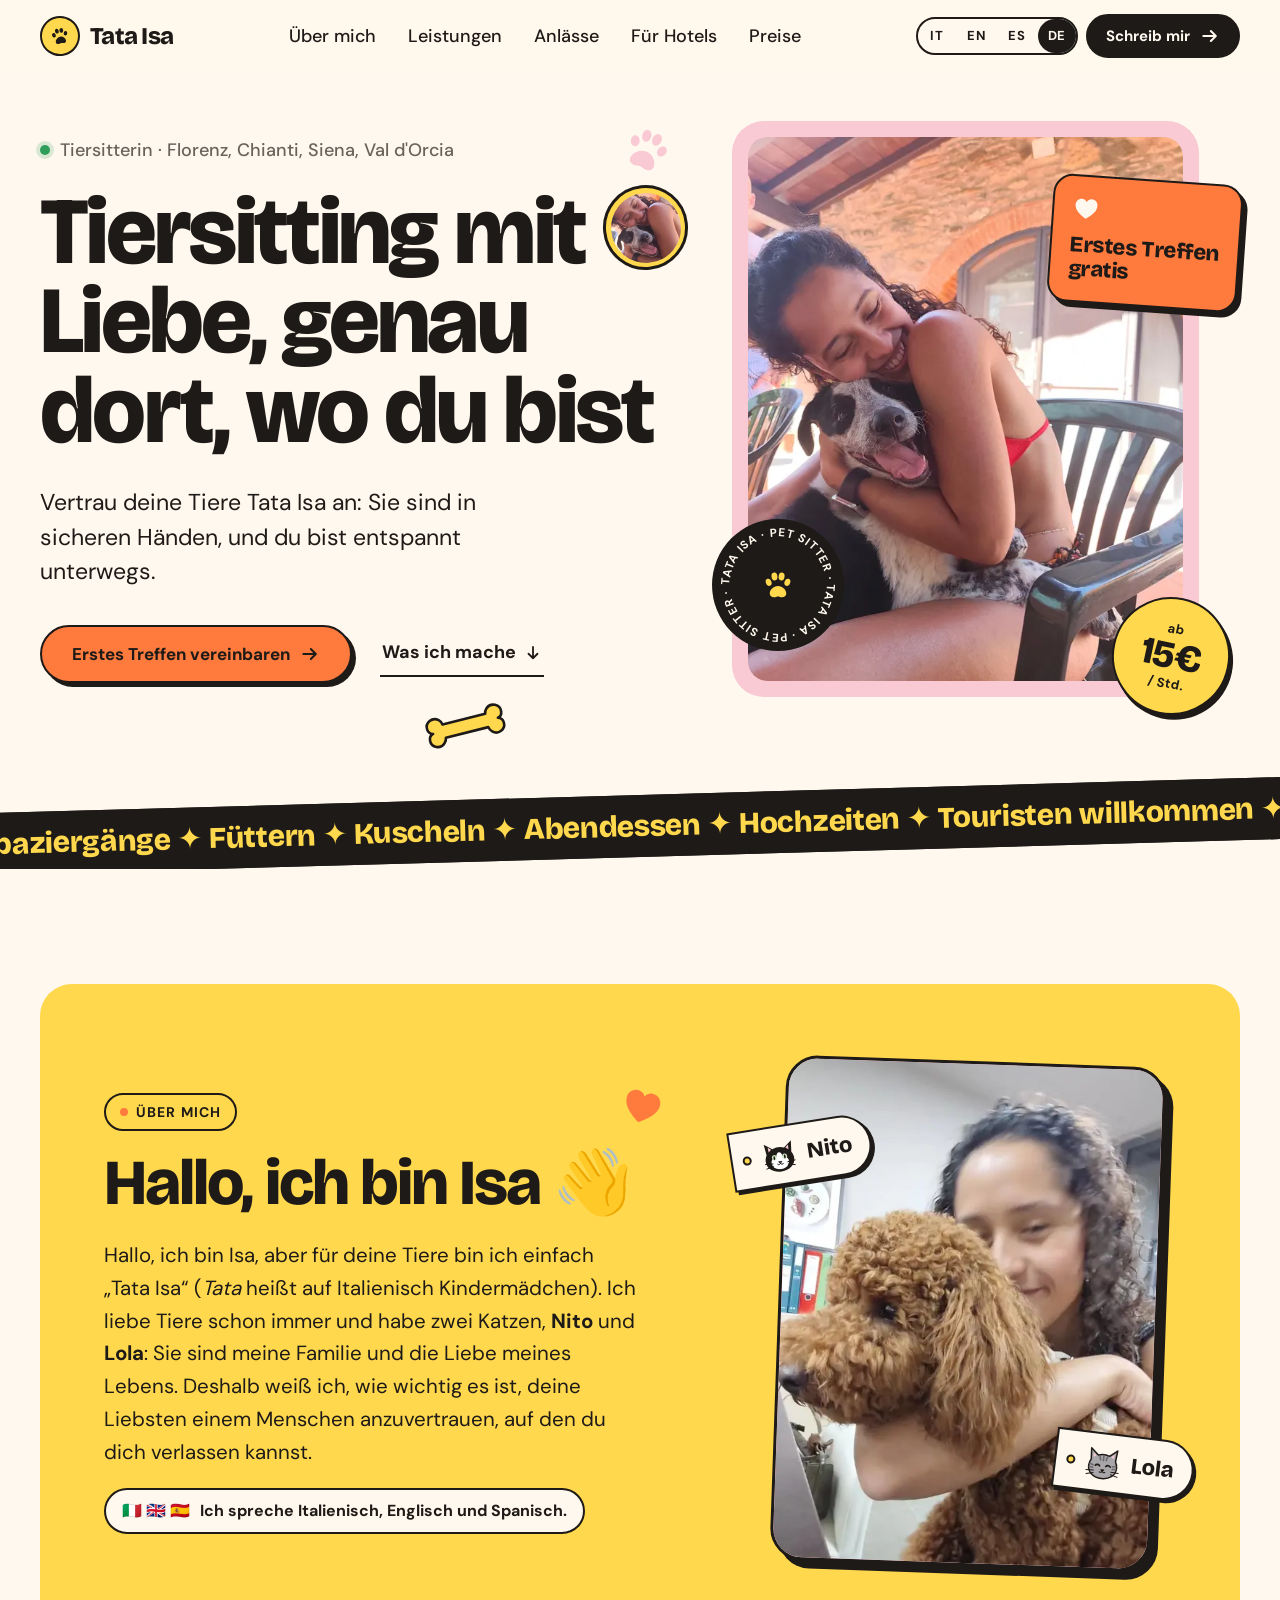
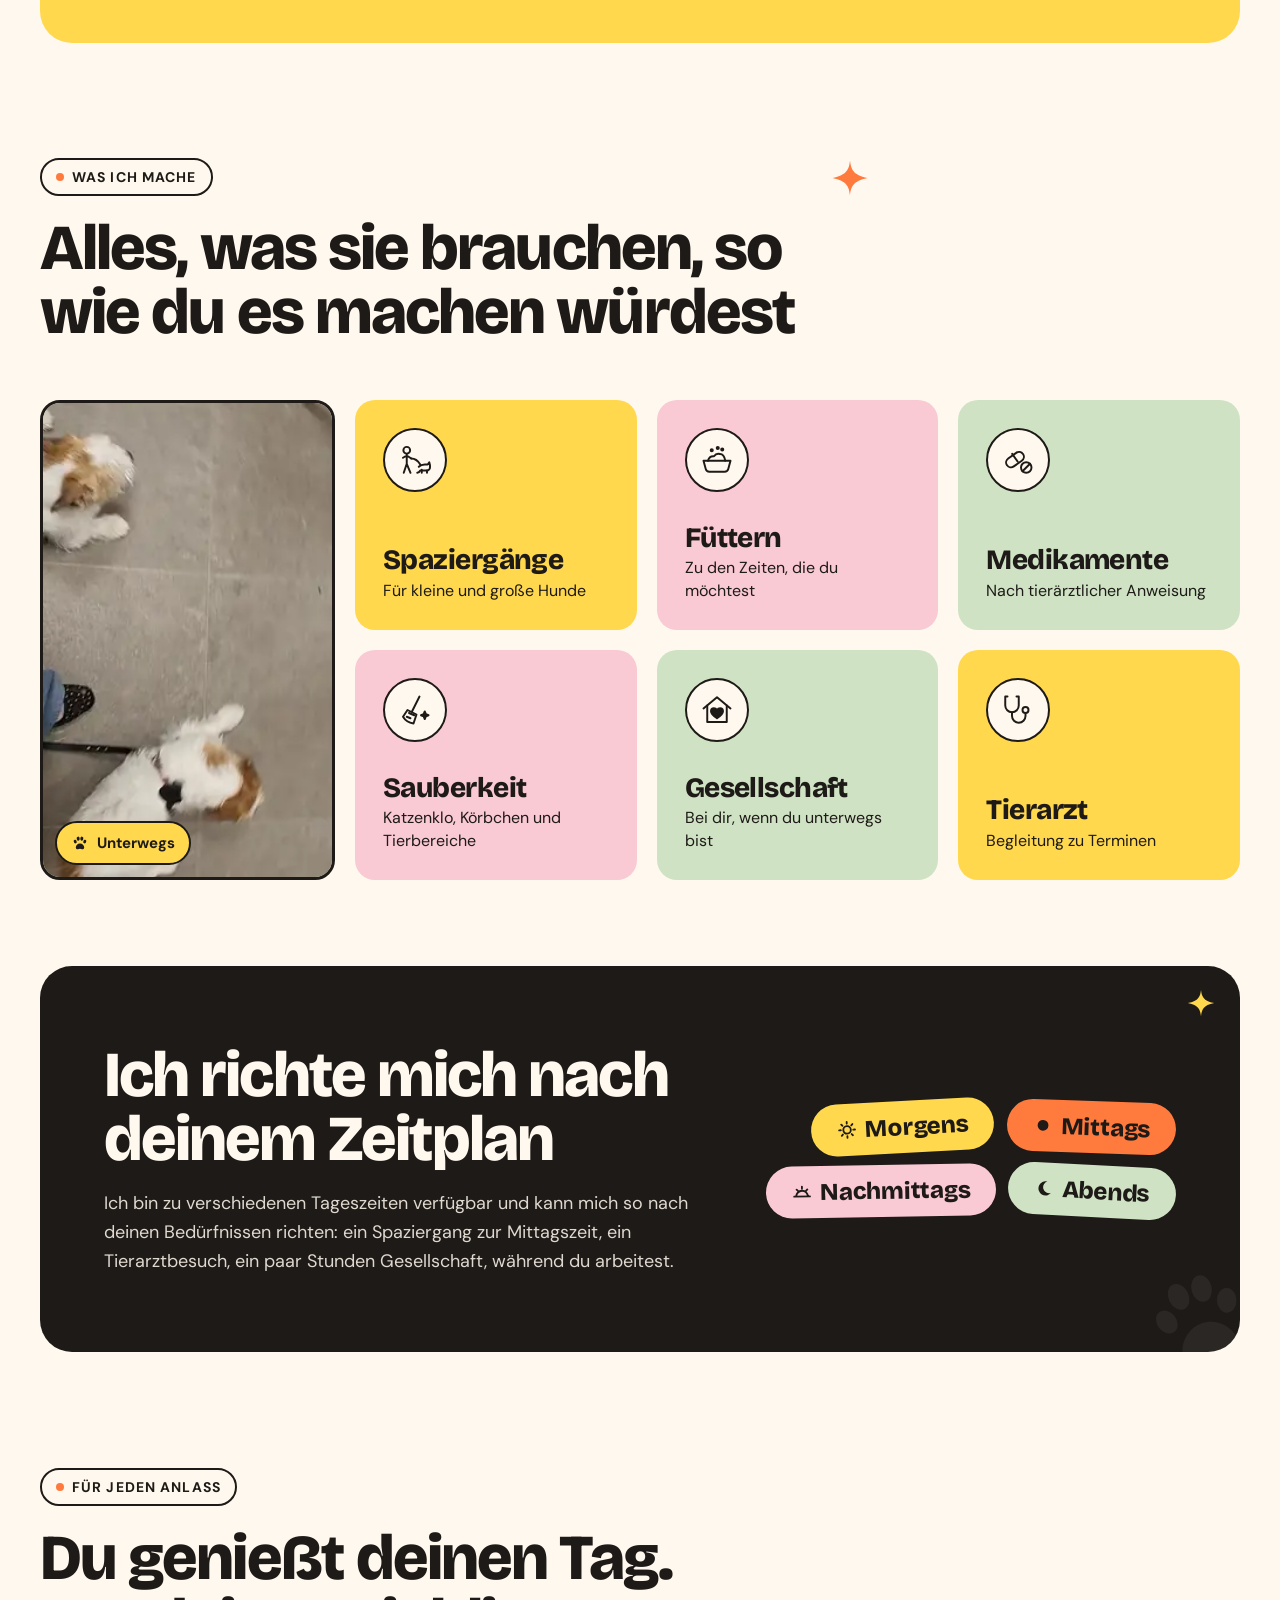
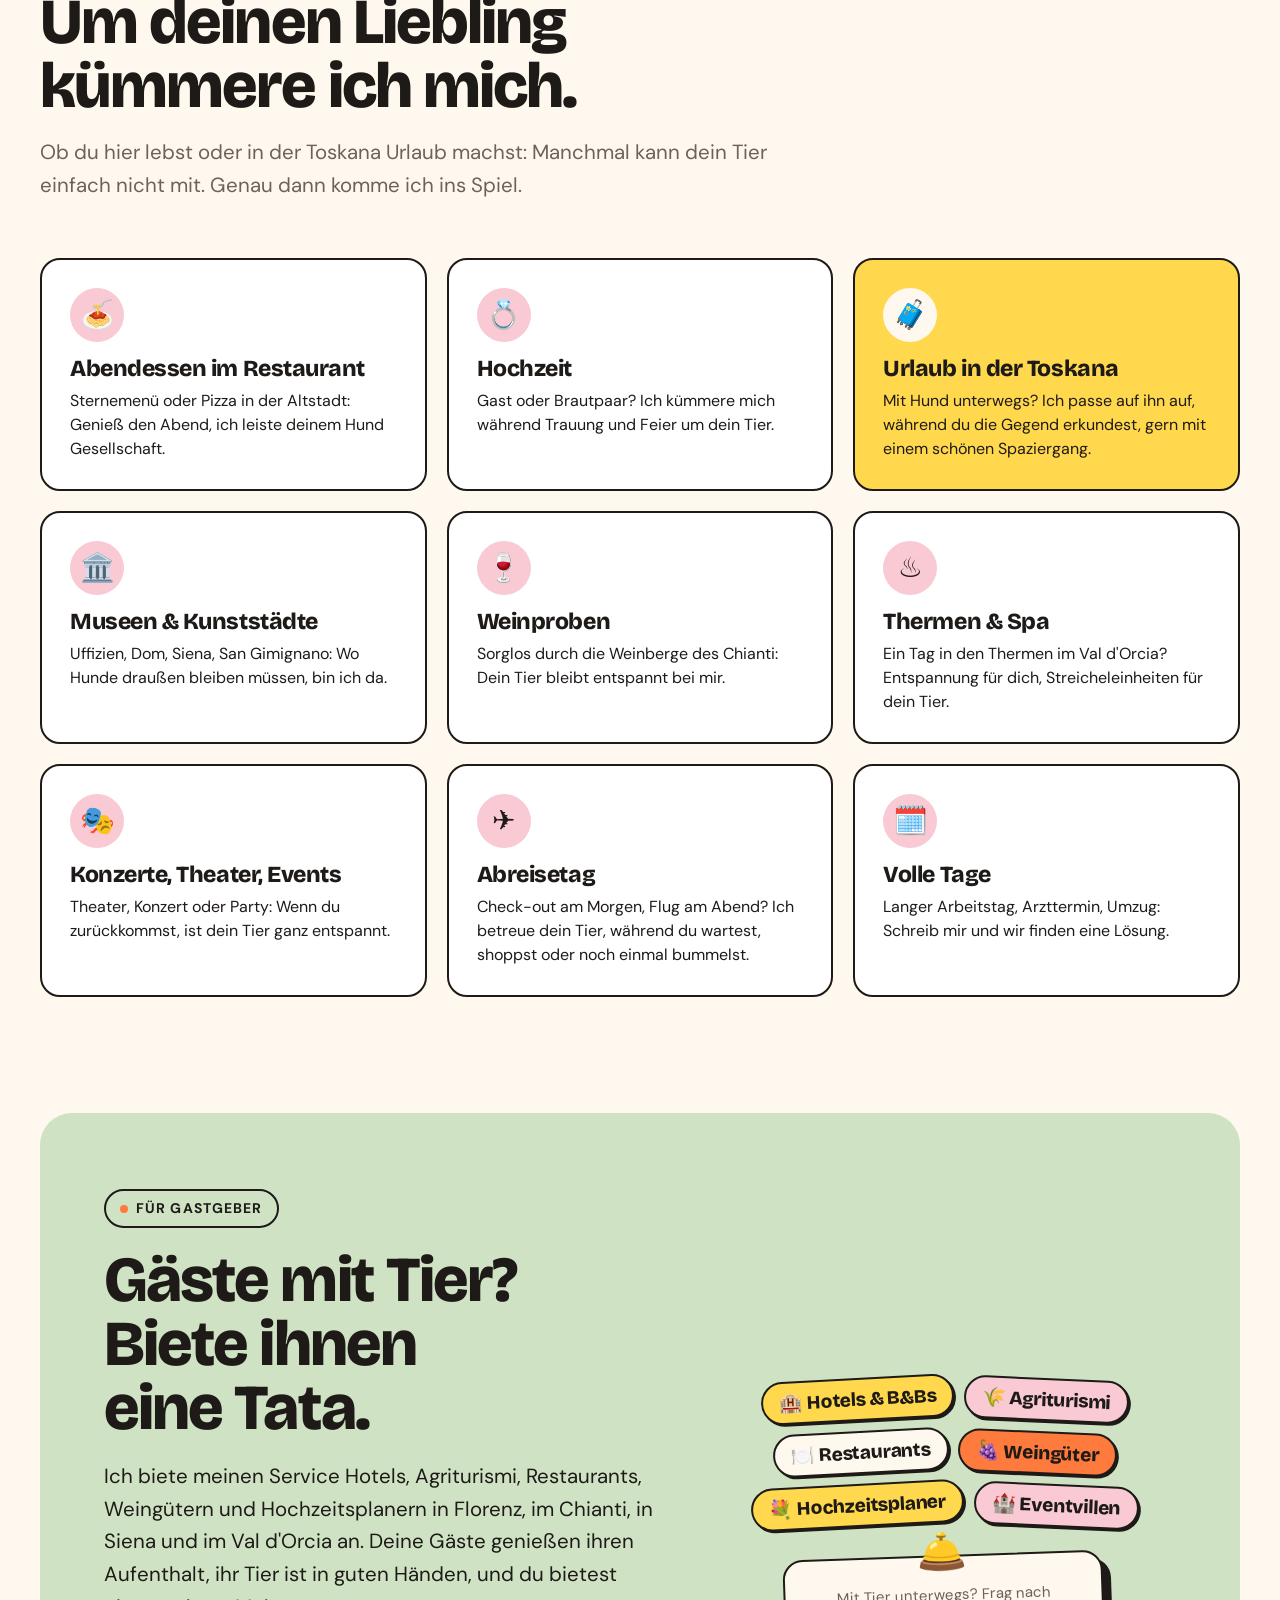
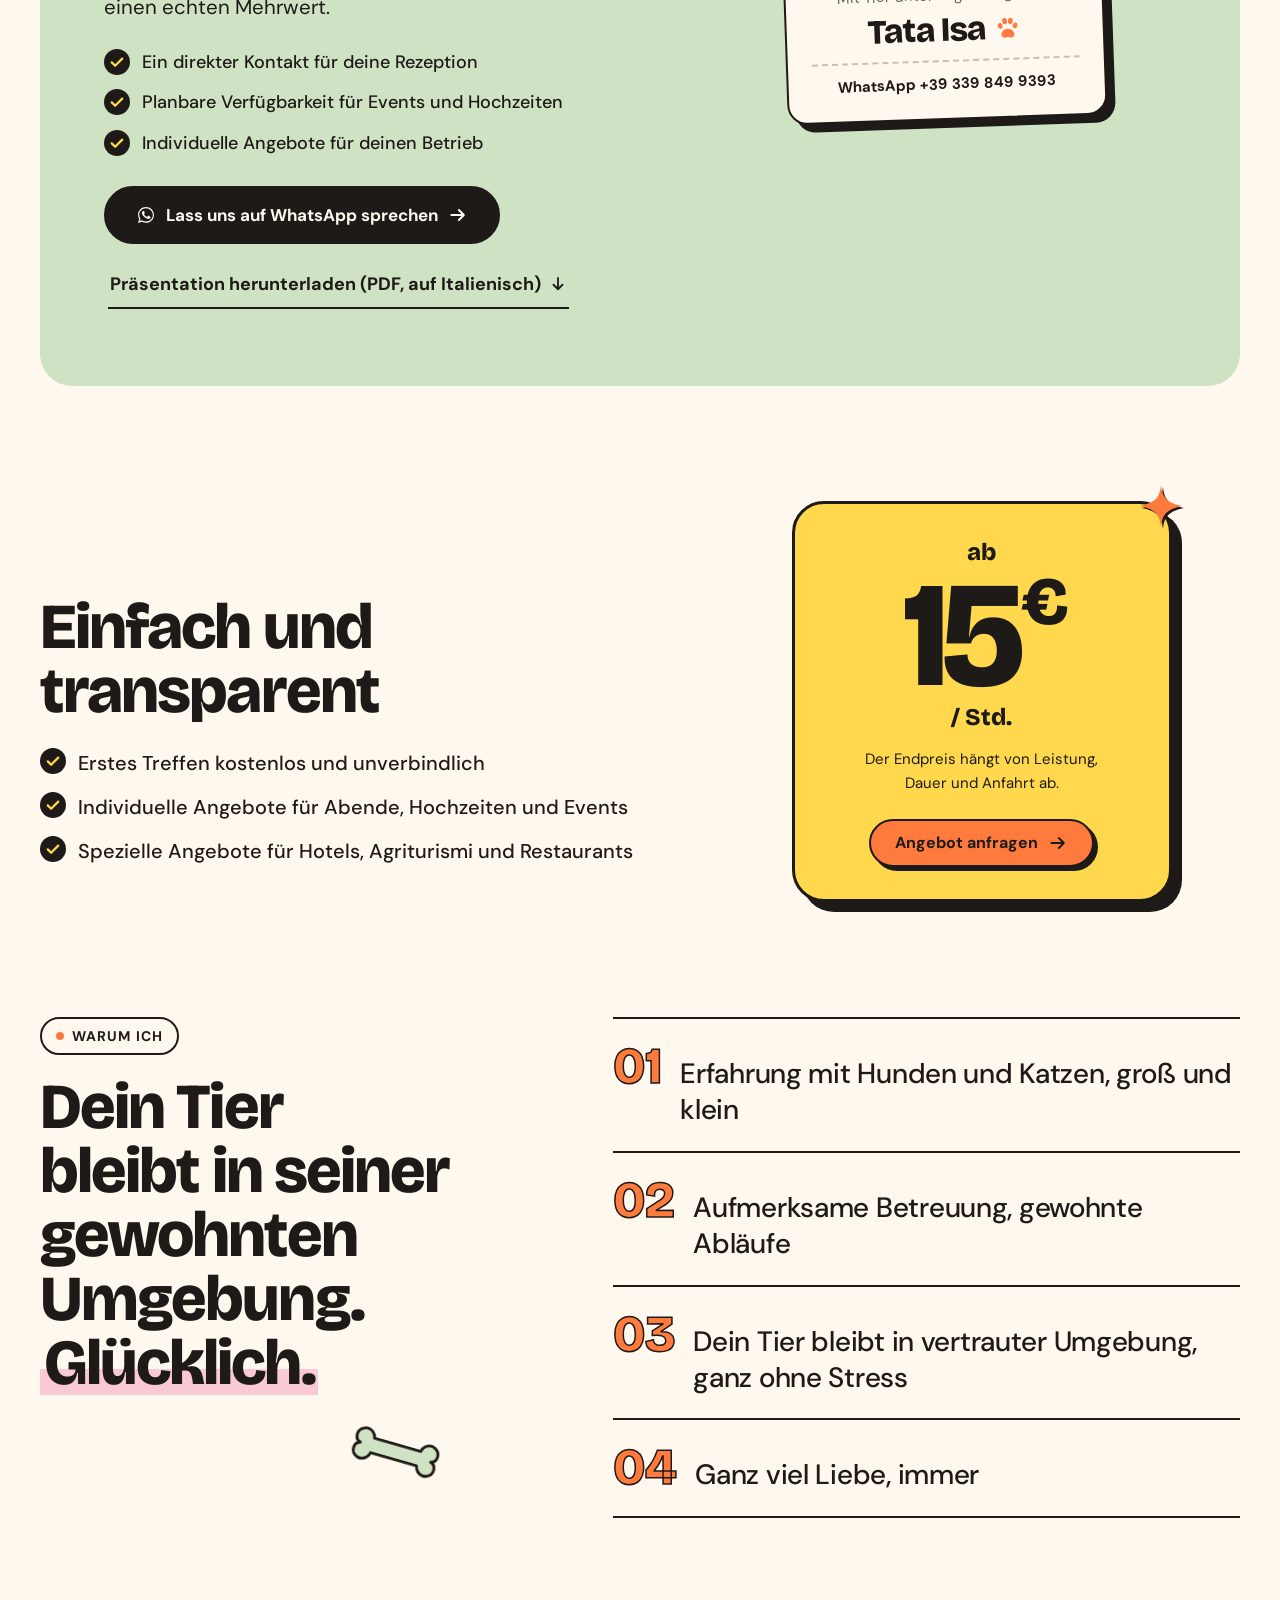
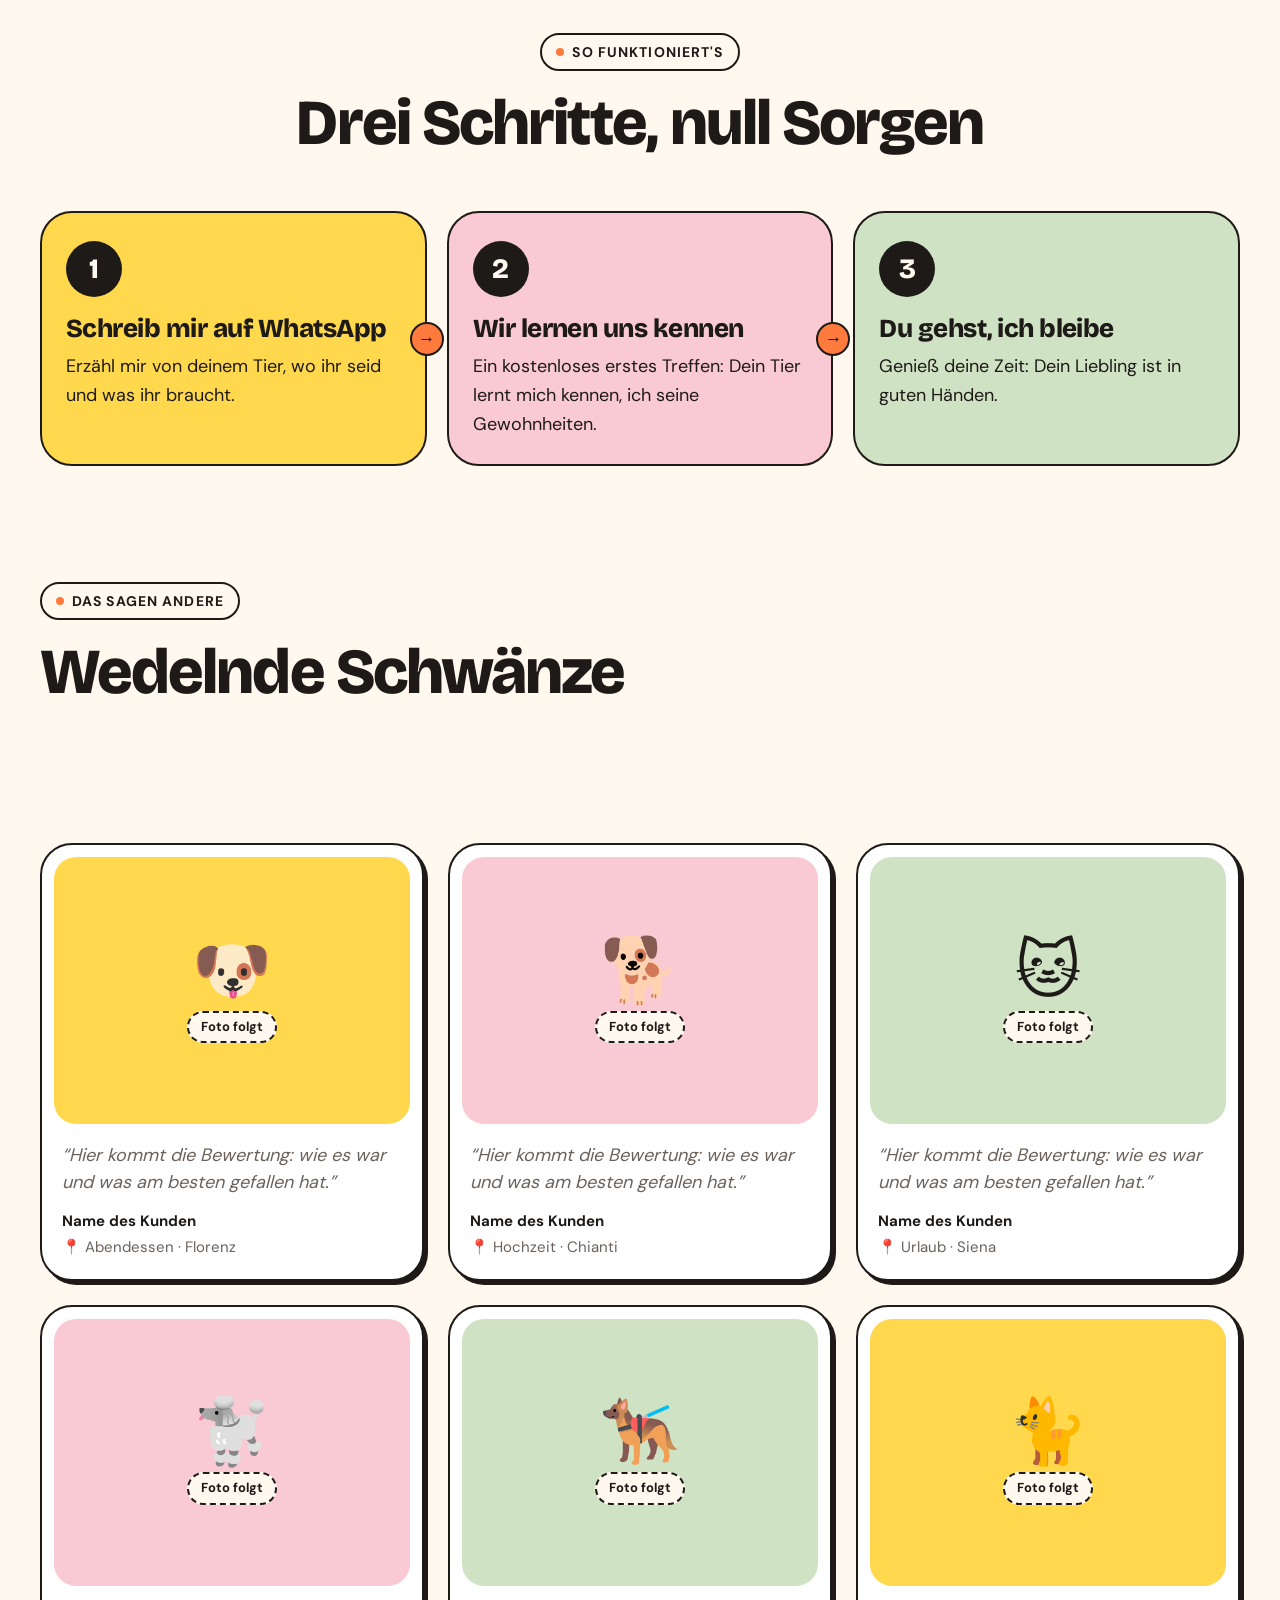
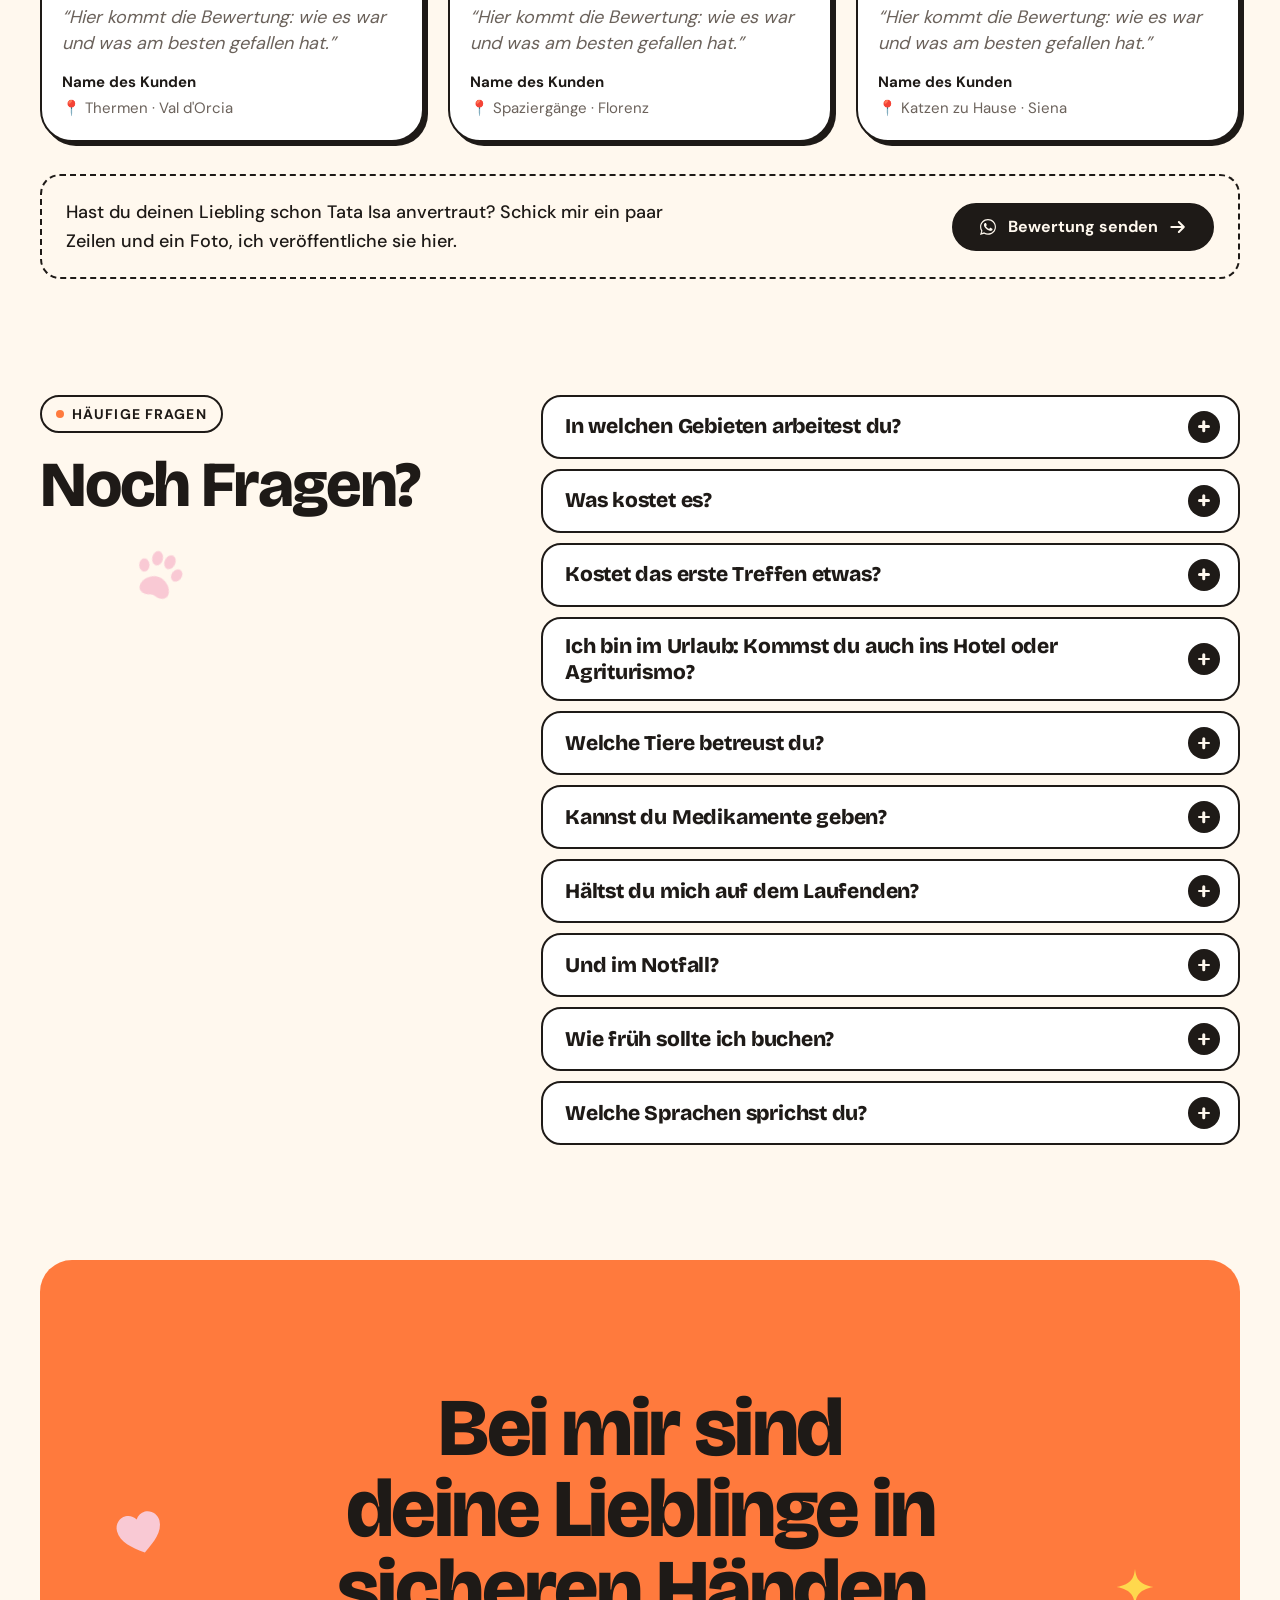
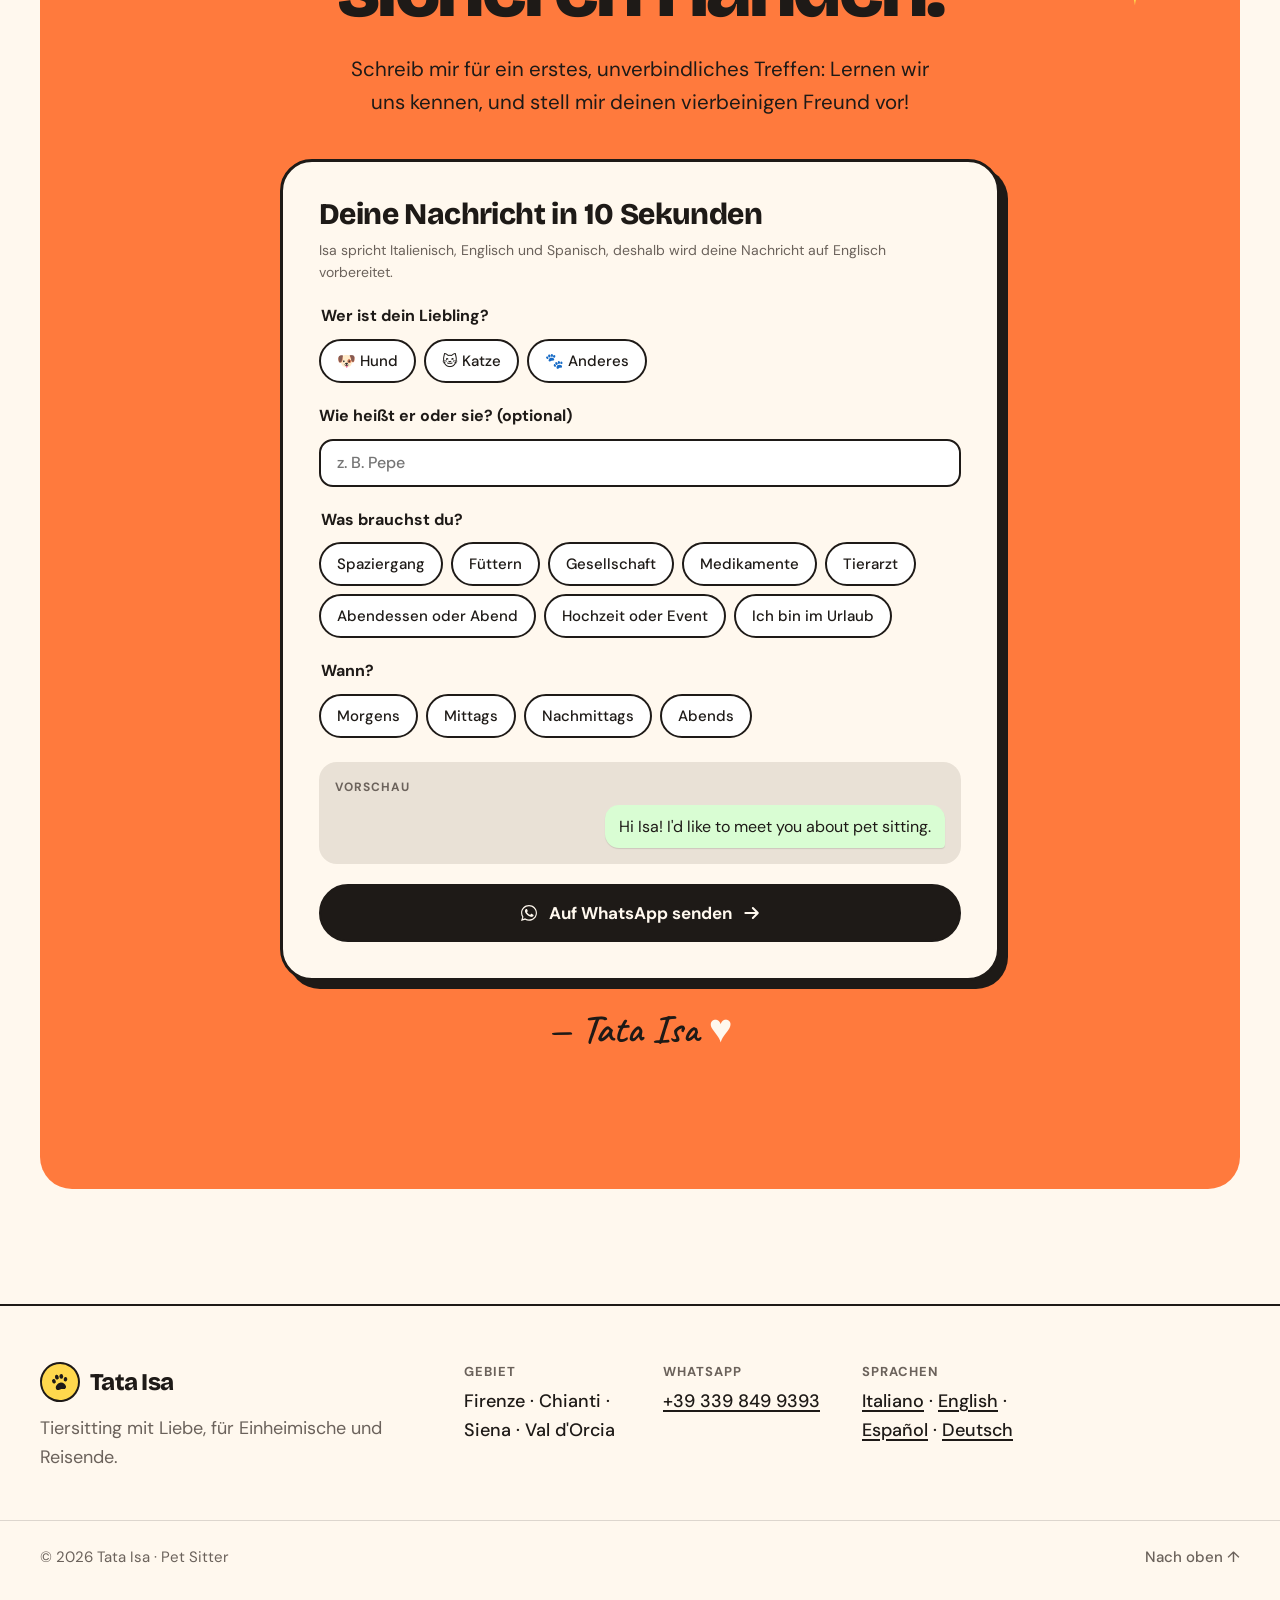
<file: de/index.html>
<!doctype html>
<!-- File generato da build.py: modifica src/template.html e src/content.py, poi esegui `python3 build.py` -->
<html lang="de">
<head>
  <meta charset="utf-8">
  <meta name="viewport" content="width=device-width, initial-scale=1">
  <title>Tata Isa · Tiersitterin in Florenz, Chianti, Siena & Val d'Orcia</title>
  <meta name="description" content="Tiersitting zu Hause und im Urlaub in Florenz, im Chianti, in Siena und im Val d'Orcia: Spaziergänge, Füttern, Gesellschaft, Abendessen, Hochzeiten und Events. Ab 15 €/Stunde, erstes Kennenlernen kostenlos.">
  <meta name="theme-color" content="#FFF8EE">
  <link rel="canonical" href="https://andreagalanti91.github.io/isa/de/">
  <link rel="alternate" hreflang="it" href="https://andreagalanti91.github.io/isa/">
  <link rel="alternate" hreflang="en" href="https://andreagalanti91.github.io/isa/en/">
  <link rel="alternate" hreflang="de" href="https://andreagalanti91.github.io/isa/de/">
  <link rel="alternate" hreflang="es" href="https://andreagalanti91.github.io/isa/es/">
  <link rel="alternate" hreflang="x-default" href="https://andreagalanti91.github.io/isa/">

  <meta property="og:type" content="website">
  <meta property="og:locale" content="de_DE">
  <meta property="og:url" content="https://andreagalanti91.github.io/isa/de/">
  <meta property="og:title" content="Tata Isa · Tiersitterin in Florenz, Chianti, Siena & Val d'Orcia">
  <meta property="og:description" content="Vertrau deine Tiere Tata Isa an: Sie sind in sicheren Händen, und du bist entspannt unterwegs.">
  <meta property="og:image" content="https://andreagalanti91.github.io/isa/assets/og-isa.jpg">
  <meta property="og:image:width" content="1200">
  <meta property="og:image:height" content="630">
  <meta name="twitter:card" content="summary_large_image">

  <link rel="icon" href="data:image/svg+xml,%3Csvg xmlns='http://www.w3.org/2000/svg' viewBox='0 0 64 64'%3E%3Ccircle cx='32' cy='32' r='32' fill='%23FFD84D'/%3E%3Cg fill='%231E1A17'%3E%3Cellipse cx='32' cy='40' rx='11' ry='9'/%3E%3Cellipse cx='19' cy='27' rx='5' ry='6'/%3E%3Cellipse cx='27' cy='19' rx='5' ry='6.5'/%3E%3Cellipse cx='37' cy='19' rx='5' ry='6.5'/%3E%3Cellipse cx='45' cy='27' rx='5' ry='6'/%3E%3C/g%3E%3C/svg%3E">

  <link rel="preload" href="../assets/fonts/bricolage-grotesque.woff2" as="font" type="font/woff2" crossorigin>
  <link rel="preload" href="../assets/fonts/dm-sans.woff2" as="font" type="font/woff2" crossorigin>

  <link rel="preload" as="image" type="image/webp"
        imagesrcset="../assets/isa-hero-450.webp 450w, ../assets/isa-hero-600.webp 600w, ../assets/isa-hero-900.webp 900w, ../assets/isa-hero-1200.webp 1200w"
        imagesizes="(min-width: 960px) 480px, 80vw">
  <style>:root{--cream: #FFF8EE;--ink: #1E1A17;--butter: #FFD84D;--blush: #F9C9D4;--tangerine: #FF7A3D;--sage: #CFE3C4;--muted: #6B625B;--radius-lg: 32px;--radius-md: 20px;--radius-pill: 999px;--font-title: "Bricolage Grotesque","Bricolage Fallback",system-ui,sans-serif;--font-body: "DM Sans","DM Sans Fallback",system-ui,-apple-system,"Segoe UI",sans-serif;--font-hand: "Caveat","Comic Sans MS",cursive;--gutter: 16px;--section-y: clamp(64px,9vw,128px);--shadow-soft: 0 10px 24px -10px rgba(30,26,23,.35);--ease: cubic-bezier(.2,.7,.2,1)}@media (min-width: 640px){:root{--gutter: 24px}}@media (min-width: 1024px){:root{--gutter: 40px}}@font-face{font-family: "Bricolage Grotesque";font-style: normal;font-weight: 700 800;font-stretch: 100%;font-display: optional;src: url(../assets/fonts/bricolage-grotesque.woff2) format("woff2");unicode-range: U+0000-00FF,U+0131,U+0152-0153,U+02BB-02BC,U+02C6,U+02DA,U+02DC,U+0304,U+0308,U+0329,U+2000-206F,U+20AC,U+2122,U+2191,U+2193,U+2212,U+2215,U+FEFF,U+FFFD}@font-face{font-family: "DM Sans";font-style: normal;font-weight: 400 700;font-display: optional;src: url(../assets/fonts/dm-sans.woff2) format("woff2");unicode-range: U+0000-00FF,U+0131,U+0152-0153,U+02BB-02BC,U+02C6,U+02DA,U+02DC,U+0304,U+0308,U+0329,U+2000-206F,U+20AC,U+2122,U+2191,U+2193,U+2212,U+2215,U+FEFF,U+FFFD}@font-face{font-family: "Caveat";font-style: normal;font-weight: 600;font-display: swap;src: url(../assets/fonts/caveat-600.woff2) format("woff2");unicode-range: U+0000-00FF,U+0131,U+0152-0153,U+02BB-02BC,U+02C6,U+02DA,U+02DC,U+0304,U+0308,U+0329,U+2000-206F,U+20AC,U+2122,U+2191,U+2193,U+2212,U+2215,U+FEFF,U+FFFD}@font-face{font-family: "Bricolage Fallback";src: local("Arial Bold"),local("Arial-BoldMT"),local("Liberation Sans Bold"),local("Arial");font-weight: 700 800;size-adjust: 92%}@font-face{font-family: "DM Sans Fallback";src: local("Arial"),local("ArialMT"),local("Liberation Sans");font-weight: 400 500;size-adjust: 91.4%}@font-face{font-family: "DM Sans Fallback";src: local("Arial Bold"),local("Arial-BoldMT"),local("Liberation Sans Bold");font-weight: 600 800;size-adjust: 91.9%}*,*::before,*::after{box-sizing: border-box}html{scroll-behavior: smooth;scroll-padding-top: 88px;-webkit-text-size-adjust: 100%}body{margin: 0;background: var(--cream);color: var(--ink);font: 400 17px/1.6 var(--font-body);-webkit-font-smoothing: antialiased;overflow-x: hidden}@supports (overflow: clip){html,body{overflow-x: clip}}@media (min-width: 1024px){body{font-size: 18px}}img,video,svg{display: block;max-width: 100%}picture{display: contents}a{color: inherit}h1,h2,h3,p,ul,ol,dl,dd,figure{margin: 0}ul[role="list"],ol[role="list"]{list-style: none;padding: 0}strong{font-weight: 700}:focus-visible{outline: 3px solid var(--ink);outline-offset: 3px;border-radius: 6px}.block-ink :focus-visible{outline-color: var(--butter)}.sr-only{position: absolute;width: 1px;height: 1px;padding: 0;margin: -1px;overflow: hidden;clip: rect(0 0 0 0);white-space: nowrap;border: 0}.skip-link{position: absolute;left: 16px;top: -60px;z-index: 100;background: var(--ink);color: var(--cream);padding: 10px 16px;border-radius: var(--radius-pill);text-decoration: none;font-weight: 700}.skip-link:focus{top: 12px}.container{width: 100%;max-width: 1280px;margin-inline: auto;padding-inline: var(--gutter)}.hero-title,.h2,h3,.logo-word,.why-num{font-family: var(--font-title);font-optical-sizing: auto}.hero-title{font-size: clamp(48px,9vw,120px);font-weight: 800;line-height: .95;letter-spacing: -.028em}.h2{font-size: clamp(36px,5vw,64px);font-weight: 800;line-height: 1;letter-spacing: -.03em;text-wrap: balance}.label{display: inline-flex;align-items: center;gap: 8px;font-size: 14px;font-weight: 700;letter-spacing: .08em;text-transform: uppercase;padding: 6px 14px;border: 2px solid var(--ink);border-radius: var(--radius-pill);margin-bottom: 20px}.label::before{content: "";width: 8px;height: 8px;border-radius: 50%;background: var(--tangerine)}.lead{font-size: clamp(18px,1.6vw,21px);line-height: 1.6}.btn{display: inline-flex;align-items: center;justify-content: center;gap: 10px;min-height: 48px;padding: 12px 24px;border: 2px solid var(--ink);border-radius: var(--radius-pill);font: 700 16px/1.2 var(--font-body);text-decoration: none;transition: transform .2s var(--ease),box-shadow .2s var(--ease),background-color .2s;will-change: transform}.btn .ico{width: 20px;height: 20px;flex: none;transition: transform .2s var(--ease)}.btn:hover{transform: translateY(-2px);box-shadow: var(--shadow-soft)}.btn:hover .ico:last-child{transform: translateX(3px)}.btn:active{transform: translateY(0);box-shadow: none}.btn-sm{min-height: 44px;padding: 8px 18px;font-size: 15px}.btn-lg{min-height: 58px;padding: 14px 30px;font-size: 17px}.btn-ink{background: var(--ink);color: var(--cream)}.btn-tangerine{background: var(--tangerine);color: var(--ink);box-shadow: 4px 4px 0 var(--ink)}.btn-tangerine:hover{box-shadow: 4px 6px 0 var(--ink),var(--shadow-soft)}.btn-outline{background: transparent;color: var(--ink)}.btn-outline:hover{background: var(--cream)}.link-arrow{display: inline-flex;align-items: center;gap: 8px;font-weight: 700;text-decoration: none;padding: 8px 2px;border-bottom: 2px solid currentColor}.link-arrow .ico{width: 18px;height: 18px;transition: transform .2s var(--ease)}.link-arrow:hover .ico{transform: translateY(3px)}.deco{position: absolute;pointer-events: none}.site-header{position: sticky;top: 0;z-index: 50;background: rgba(255,248,238,.78);-webkit-backdrop-filter: blur(14px) saturate(1.4);backdrop-filter: blur(14px) saturate(1.4);border-bottom: 1px solid transparent;transition: border-color .2s}.site-header.is-scrolled{border-bottom-color: rgba(30,26,23,.08)}.header-inner{display: flex;align-items: center;justify-content: space-between;gap: 16px;height: 72px}.logo{display: inline-flex;align-items: center;gap: 10px;text-decoration: none}.logo-mark{display: grid;place-items: center;width: 40px;height: 40px;border-radius: 50%;background: var(--butter);border: 2px solid var(--ink);transform: rotate(-10deg);transition: transform .3s var(--ease)}.logo:hover .logo-mark{transform: rotate(10deg)}.logo-mark svg{width: 22px;height: 22px}.logo-word{font-size: 24px;font-weight: 800;letter-spacing: -.03em}.main-nav ul{display: flex;gap: 4px;list-style: none;padding: 0;margin: 0}.main-nav a:not(.btn){display: block;padding: 8px 14px;border-radius: var(--radius-pill);font-weight: 500;text-decoration: none;transition: background-color .2s}.main-nav a:not(.btn):hover{background: rgba(30,26,23,.07)}.nav-cta-mobile{display: none}.header-actions{display: flex;align-items: center;gap: 8px}.menu-toggle{display: none;width: 48px;height: 48px;border-radius: 50%;border: 2px solid var(--ink);background: var(--butter);color: var(--ink);cursor: pointer;place-items: center}.menu-bars{display: grid;gap: 6px;width: 20px}.menu-bars span{display: block;height: 2.5px;background: currentColor;border-radius: 2px;transition: transform .25s var(--ease)}.menu-toggle[aria-expanded="true"] .menu-bars span:first-child{transform: translateY(4.25px) rotate(45deg)}.menu-toggle[aria-expanded="true"] .menu-bars span:last-child{transform: translateY(-4.25px) rotate(-45deg)}@media (max-width: 1099px){.menu-toggle{display: grid}.header-cta{display: none}.main-nav{position: absolute;top: 100%;left: 0;right: 0;background: var(--cream);border-bottom: 2px solid var(--ink);padding: 12px var(--gutter) 24px;display: none}.main-nav.is-open{display: block;animation: navIn .25s var(--ease)}.main-nav ul{flex-direction: column;gap: 0}.main-nav a:not(.btn){font-family: var(--font-title);font-size: 30px;font-weight: 800;letter-spacing: -.02em;padding: 10px 0;border-radius: 0;border-bottom: 1px solid rgba(30,26,23,.12)}.main-nav a:not(.btn):hover{background: none}.nav-cta-mobile{display: inline-flex;margin-top: 20px;width: 100%}}@keyframes navIn{from{opacity: 0;transform: translateY(-8px)}}.hero{padding-block: 24px calc(var(--section-y) * .4)}.hero-grid{display: grid;gap: 48px;align-items: center}.hero-copy{position: relative}.eyebrow{display: inline-flex;align-items: center;gap: 10px;font-weight: 500;color: var(--muted);margin-bottom: 20px}.eyebrow .dot{width: 10px;height: 10px;border-radius: 50%;background: #2F9E5B;box-shadow: 0 0 0 4px rgba(47,158,91,.18)}.title-face{display: inline-block;width: .9em;height: .9em;vertical-align: -.08em;margin-inline: .02em;border-radius: 50%;background: var(--butter);border: 3px solid var(--ink);padding: .05em;transform: rotate(-6deg)}.title-face img{width: 100%;height: 100%;object-fit: cover;border-radius: 50%}.hero-sub{margin-top: 28px;max-width: 32ch;font-size: clamp(19px,1.8vw,23px);line-height: 1.5}.hero-ctas{display: flex;flex-wrap: wrap;align-items: center;gap: 16px 28px;margin-top: 36px}.hero-visual{position: relative;margin-inline: auto;width: 100%;max-width: 520px}.hero-photo{display: block;width: 92%;border: 0;font: inherit;cursor: pointer;position: relative;background: var(--blush);border-radius: var(--radius-lg);padding: 16px;margin-right: 8%}.hero-photo img{width: 100%;height: auto;aspect-ratio: 4 / 5;object-fit: cover;object-position: 50% 40%;border-radius: calc(var(--radius-lg) - 12px)}.hero-card{position: absolute;right: 0;top: 10%;display: flex;flex-direction: column;gap: 10px;width: 44%;max-width: 190px;padding: 18px 18px 20px;background: var(--tangerine);color: var(--ink);border: 2px solid var(--ink);border-radius: var(--radius-md);font: 800 clamp(18px,2vw,22px)/1.1 var(--font-title);letter-spacing: -.02em;transform: rotate(4deg);box-shadow: 5px 5px 0 var(--ink)}.hero-card .ico{width: 28px;height: 28px;color: var(--cream)}.badge-rotate{position: absolute;left: -4%;bottom: 8%;width: clamp(104px,26%,140px);aspect-ratio: 1}.badge-rotate svg{width: 100%;height: 100%;overflow: visible}.badge-rotate text{fill: var(--cream);font: 700 10.5px var(--font-body);letter-spacing: .14em}.badge-text{transform-origin: 60px 60px;animation: spin 14s linear infinite}@keyframes spin{to{transform: rotate(360deg)}}.deco-hero-paw{width: 54px;height: 54px;color: var(--blush);right: 4%;top: -12px;transform: rotate(22deg)}.deco-hero-bone{display: none;width: 84px;height: 42px;color: var(--butter);left: 58%;bottom: -64px;transform: rotate(-14deg)}.deco-hero-star{width: 46px;height: 46px;color: var(--butter);right: -4px;bottom: 4%;transform: rotate(10deg);filter: drop-shadow(2px 2px 0 var(--ink))}@media (min-width: 960px){.hero{padding-top: 48px}.hero-grid{grid-template-columns: minmax(0,1.3fr) minmax(0,1fr);gap: 32px}.hero-title{font-size: clamp(48px,7.4vw,120px)}.hero-visual{margin-right: 0}.deco-hero-bone{display: block}}@media (min-width: 1440px){.hero-title{font-size: 112px}}.section{padding-block: var(--section-y) 0;position: relative}.section-tight{padding-top: calc(var(--section-y) * .75)}.block{position: relative;border-radius: var(--radius-lg);padding: clamp(32px,6vw,80px) clamp(22px,5vw,72px)}.block-butter{background: var(--butter)}.block-tangerine{background: var(--tangerine)}.block-ink{background: var(--ink);color: var(--cream)}.bg-butter{background: var(--butter)}.bg-blush{background: var(--blush)}.bg-sage{background: var(--sage)}.bg-cream{background: var(--cream)}.bg-tangerine{background: var(--tangerine)}.block-sage{background: var(--sage)}.about{display: grid;gap: 56px;align-items: center}.about-copy{position: relative}.about .h2{margin-bottom: 24px}.about .lead{max-width: 38ch}.wave{display: inline-block;transform-origin: 70% 80%}.is-in .wave,.wave.is-in{animation: wave 2.4s ease-in-out .6s 2}@keyframes wave{0%,60%,100%{transform: rotate(0)}10%,30%{transform: rotate(16deg)}20%,40%{transform: rotate(-8deg)}}.about-media{position: relative;width: 100%;max-width: 380px;margin-inline: auto}.video-frame{border: 3px solid var(--ink);border-radius: var(--radius-lg);overflow: hidden;background: var(--blush);transform: rotate(2deg);box-shadow: 8px 8px 0 var(--ink)}.video-frame video{width: 100%;height: auto;aspect-ratio: 3 / 4;object-fit: cover}.tag{position: absolute;cursor: pointer;display: inline-flex;align-items: center;gap: 8px;padding: 8px 18px 8px 10px;background: var(--cream);color: var(--ink);border: 2px solid var(--ink);border-radius: 12px 999px 999px 12px;font: 800 22px/1 var(--font-title);box-shadow: 3px 3px 0 var(--ink)}.tag::before{content: "";width: 9px;height: 9px;border-radius: 50%;border: 2px solid var(--ink);background: var(--butter);flex: none}.tag-cat{width: 40px;height: 40px}.tag-nito{left: -18px;top: 12%;transform: rotate(-9deg)}.tag-lola{right: -14px;bottom: 14%;transform: rotate(7deg)}.deco-about-heart{width: 44px;height: 44px;color: var(--tangerine);right: 0;top: -8px;transform: rotate(14deg)}@media (min-width: 860px){.about{grid-template-columns: minmax(0,1.25fr) minmax(0,1fr);gap: 64px}.about-media{margin-right: 4%}.tag-nito{left: -48px}.tag-lola{right: -36px}}.section-head{position: relative;max-width: 820px;margin-bottom: clamp(32px,5vw,56px)}.deco-services-star{width: 40px;height: 40px;color: var(--tangerine);right: -10px;top: 0}.services{display: grid;gap: 16px}.service-grid{display: grid;gap: 16px;grid-template-columns: 1fr}.service-card{position: relative;display: grid;grid-template-columns: auto 1fr;column-gap: 18px;align-items: center;padding: 22px;border-radius: var(--radius-md);transition: transform .25s var(--ease)}.service-card:hover{transform: translateY(-4px) rotate(-.6deg)}.service-ico{grid-row: span 2;display: grid;place-items: center;width: 64px;height: 64px;border-radius: 50%;background: var(--cream);border: 2px solid var(--ink)}.service-ico svg{width: 36px;height: 36px}.service-card h3{font-size: 24px;font-weight: 800;letter-spacing: -.02em;line-height: 1.1}.service-card p{color: var(--ink);font-size: 16px;line-height: 1.4;margin-top: 4px}.service-video{position: relative;border-radius: var(--radius-md);overflow: hidden;border: 3px solid var(--ink);background: var(--sage)}.service-video video{width: 100%;height: 100%;aspect-ratio: 4 / 3;object-fit: cover;object-position: 50% 70%}.service-video figcaption{position: absolute;left: 12px;bottom: 12px;display: inline-flex;align-items: center;gap: 8px;padding: 8px 14px;background: var(--butter);border: 2px solid var(--ink);border-radius: var(--radius-pill);font-weight: 700;font-size: 15px}.service-video figcaption .ico{width: 18px;height: 18px}@media (min-width: 640px){.service-grid{grid-template-columns: repeat(2,1fr)}.service-card{display: flex;flex-direction: column;align-items: flex-start;gap: 0;padding: 28px;min-height: 230px}.service-ico{margin-bottom: auto}.service-card h3{margin-top: 28px}.services{grid-template-columns: minmax(0,1fr) minmax(0,2fr)}.service-video video{aspect-ratio: auto}}@media (min-width: 1024px){.services{grid-template-columns: minmax(0,1fr) minmax(0,3fr);gap: 20px}.service-grid{grid-template-columns: repeat(3,1fr);gap: 20px}.service-card h3{font-size: 28px}}.flex-band{display: grid;gap: 32px;align-items: center;overflow: hidden}.flex-band .h2{color: var(--cream);margin-bottom: 18px}.flex-band p{color: rgba(255,248,238,.86);max-width: 52ch}.chips{display: flex;flex-wrap: wrap;gap: 12px}.chip{display: inline-flex;align-items: center;gap: 8px;padding: 12px 22px;border-radius: var(--radius-pill);color: var(--ink);font: 800 20px/1 var(--font-title);letter-spacing: -.01em}.chip svg{width: 20px;height: 20px;flex: none}.chip-butter{background: var(--butter);transform: rotate(-3deg)}.chip-tangerine{background: var(--tangerine);transform: rotate(2deg)}.chip-blush{background: var(--blush);transform: rotate(-1deg)}.chip-sage{background: var(--sage);transform: rotate(3deg)}.deco-flex-star{width: 30px;height: 30px;color: var(--butter);right: 24px;top: 22px}.deco-flex-paw{width: 120px;height: 120px;color: rgba(255,248,238,.06);right: -20px;bottom: -28px;transform: rotate(-20deg)}@media (min-width: 960px){.flex-band{grid-template-columns: minmax(0,1.4fr) minmax(0,1fr);gap: 56px}.chips{justify-content: flex-end}.chip{font-size: 24px;padding: 14px 26px}}.why{display: grid;gap: 40px}.why-head{position: relative}.hl{background: linear-gradient(transparent 58%,var(--blush) 58%,var(--blush) 92%,transparent 92%);padding-inline: .06em}.deco-why-bone{width: 92px;height: 46px;color: var(--sage);right: 8%;bottom: -54px;transform: rotate(16deg)}.why-list{list-style: none;padding: 0;border-top: 2px solid var(--ink)}.why-list li{display: grid;grid-template-columns: auto 1fr;gap: 20px;align-items: baseline;padding: 22px 0;border-bottom: 2px solid var(--ink)}.why-num{font-size: clamp(32px,4vw,52px);font-weight: 800;line-height: 1;color: var(--tangerine);-webkit-text-stroke: 1.5px var(--ink);letter-spacing: -.03em}.why-text{font-size: clamp(20px,2.2vw,28px);font-weight: 500;line-height: 1.3;letter-spacing: -.01em}@media (min-width: 960px){.why{grid-template-columns: minmax(0,1fr) minmax(0,1.25fr);gap: 72px;align-items: start}.why-head{position: sticky;top: 120px}.deco-why-bone{bottom: -80px;right: 20%}}.cta{text-align: center;overflow: hidden;padding-block: clamp(72px,10vw,128px) clamp(96px,11vw,140px)}.cta-title{max-width: 16ch;margin-inline: auto;font-size: clamp(40px,6.4vw,88px);line-height: .98}.cta-text{max-width: 44ch;margin: 24px auto 0;font-size: clamp(18px,1.6vw,21px)}.signature{margin-top: 28px;font: 600 clamp(30px,3.4vw,40px)/1 var(--font-hand);transform: rotate(-3deg)}.signature span{color: var(--cream)}.deco-cta-heart{width: 44px;height: 44px;color: var(--blush);left: 6%;top: 22px;transform: rotate(-14deg)}.deco-cta-star{width: 34px;height: 34px;color: var(--butter);right: 7%;top: 28px}@media (min-width: 860px){.deco-cta-heart{width: 56px;height: 56px;top: 16%}.deco-cta-star{width: 42px;height: 42px;top: 20%}}.paw-trail{position: absolute;inset: auto 4% 18px 4%;height: 44px;pointer-events: none}.paw-trail svg{position: absolute;top: 0;left: calc(var(--i) * 10%);width: 26px;height: 26px;color: var(--ink);opacity: 0;transform: rotate(90deg);animation: pawStep 6s ease-out infinite;animation-delay: calc(var(--i) * .35s)}.paw-trail svg:nth-child(odd){top: 16px}@keyframes pawStep{0%{opacity: 0;transform: rotate(90deg) scale(.6)}4%{opacity: .85;transform: rotate(90deg) scale(1)}45%{opacity: .85}60%,100%{opacity: 0;transform: rotate(90deg) scale(1)}}.site-footer{margin-top: var(--section-y);padding-block: 56px 32px;border-top: 2px solid var(--ink)}.footer-grid{display: grid;gap: 36px}.footer-brand p{margin-top: 12px;color: var(--muted)}.footer-info{display: grid;gap: 20px;grid-template-columns: repeat(2,minmax(0,1fr))}.footer-info dt{font-size: 13px;font-weight: 700;letter-spacing: .08em;text-transform: uppercase;color: var(--muted)}.footer-info dd{margin-top: 4px;font-weight: 500;overflow-wrap: anywhere}.footer-info a{text-decoration-thickness: 1.5px;text-underline-offset: 3px}.footer-bottom{display: flex;flex-wrap: wrap;justify-content: space-between;gap: 12px;margin-top: 48px;padding-top: 24px;border-top: 1px solid rgba(30,26,23,.15);color: var(--muted);font-size: 15px}.to-top{text-decoration: none;font-weight: 500}.to-top:hover{color: var(--ink)}@media (min-width: 860px){.footer-grid{grid-template-columns: 1fr 2fr;align-items: start}.footer-info{grid-template-columns: repeat(4,minmax(0,1fr))}}.wa-float{position: fixed;right: 16px;bottom: calc(16px + env(safe-area-inset-bottom));z-index: 60;display: none;place-items: center;width: 60px;height: 60px;border-radius: 50%;background: #25D366;color: var(--ink);border: 2px solid var(--ink);box-shadow: 3px 3px 0 var(--ink);opacity: 0;transform: translateY(20px) scale(.9);pointer-events: none;transition: opacity .3s var(--ease),transform .3s var(--ease)}.wa-float svg{width: 32px;height: 32px}.wa-float.is-visible{opacity: 1;transform: none;pointer-events: auto}@media (max-width: 859px){.wa-float{display: grid}}.js .reveal{opacity: 0;transform: translateY(16px);transition: opacity .7s var(--ease),transform .7s var(--ease)}.js .reveal.is-in{opacity: 1;transform: none}@media (prefers-reduced-motion: reduce){html{scroll-behavior: auto}*,*::before,*::after{animation: none !important;transition: none !important}.js .reveal{opacity: 1;transform: none}.paw-trail svg{opacity: .6}}.lang-switch{display: flex;gap: 2px;padding: 3px;border: 2px solid var(--ink);border-radius: var(--radius-pill);background: var(--cream)}.lang-switch a{display: grid;place-items: center;min-width: 38px;height: 34px;padding: 0 6px;border-radius: var(--radius-pill);font-size: 13px;font-weight: 700;letter-spacing: .04em;text-decoration: none}.lang-switch a:hover{background: rgba(30,26,23,.08)}.lang-switch a[aria-current="page"]{background: var(--ink);color: var(--cream)}@media (max-width: 400px){.logo-word{font-size: 21px}.lang-switch a{min-width: 34px}}.price-sticker{position: absolute;right: 2%;bottom: -18px;display: grid;place-content: center;text-align: center;width: clamp(92px,24%,118px);aspect-ratio: 1;border-radius: 50%;background: var(--butter);color: var(--ink);border: 2px solid var(--ink);box-shadow: 4px 4px 0 var(--ink);text-decoration: none;transform: rotate(12deg);transition: transform .3s var(--ease);line-height: 1}.price-sticker:hover{transform: rotate(-4deg) scale(1.06)}.ps-from,.ps-unit{font-size: 13px;font-weight: 700}.ps-amount{font: 800 clamp(30px,3vw,38px)/1 var(--font-title);letter-spacing: -.03em;margin: 2px 0}.pop-heart{position: absolute;z-index: 5;pointer-events: none;width: 28px;height: 28px;color: var(--tangerine);animation: popHeart 1.1s var(--ease) forwards}@keyframes popHeart{0%{opacity: 0;transform: translate(-50%,-50%) scale(.4)}20%{opacity: 1;transform: translate(-50%,-80%) scale(1.15)}100%{opacity: 0;transform: translate(calc(-50% + var(--dx,0px)),-260%) scale(.9) rotate(var(--rot,0deg))}}.marquee-wrap{overflow: hidden;padding-block: 12px}.marquee{overflow: hidden;margin-top: clamp(24px,4vw,40px);background: var(--ink);color: var(--butter);border-block: 2px solid var(--ink);transform: rotate(-1.6deg);width: 104%;margin-left: -2%}.marquee-track{display: flex;width: max-content;animation: marquee 32s linear infinite}.marquee-track span{flex: none;padding: 14px 0;padding-right: .4em;font: 800 clamp(20px,2.6vw,30px)/1 var(--font-title);letter-spacing: -.01em;white-space: nowrap}@keyframes marquee{to{transform: translateX(-50%)}}.tag{transition: transform .25s var(--ease)}.tag:hover{transform: rotate(0) scale(1.06)}.tag.is-wiggle{animation: wiggle .6s ease-in-out}@keyframes wiggle{0%,100%{rotate: 0deg}20%{rotate: -10deg}40%{rotate: 8deg}60%{rotate: -6deg}80%{rotate: 4deg}}.say{position: absolute;left: 50%;bottom: calc(100% + 10px);padding: 6px 12px;white-space: nowrap;background: var(--ink);color: var(--cream);border-radius: 14px;font: 600 22px/1 var(--font-hand);pointer-events: none;animation: say 1.4s var(--ease) forwards}.say::after{content: "";position: absolute;left: 50%;top: 100%;margin-left: -6px;border: 6px solid transparent;border-top-color: var(--ink)}@keyframes say{0%{opacity: 0;transform: translate(-50%,6px) scale(.8)}15%,75%{opacity: 1;transform: translate(-50%,0) scale(1)}100%{opacity: 0;transform: translate(-50%,-8px)}}.section-intro{margin-top: 18px;max-width: 56ch;font-size: clamp(18px,1.6vw,21px);color: var(--muted)}.section-head-center{margin-inline: auto;text-align: center}.occasions{display: grid;gap: 14px;grid-template-columns: 1fr}.occ{position: relative;padding: 22px 22px 24px;border: 2px solid var(--ink);border-radius: var(--radius-md);background: #fff;transition: transform .25s var(--ease),box-shadow .25s var(--ease),background-color .25s}.occ:nth-child(3n+1){--tilt: -.8deg}.occ:nth-child(3n+2){--tilt: .6deg}.occ:nth-child(3n){--tilt: -.4deg}.occ:hover{transform: translateY(-4px) rotate(var(--tilt));box-shadow: 5px 5px 0 var(--ink);background: var(--cream)}.occ-hot{background: var(--butter)}.occ-hot:hover{background: var(--butter)}.occ-emoji{display: grid;place-items: center;width: 54px;height: 54px;margin-bottom: 14px;border-radius: 50%;background: var(--blush);font-size: 28px;line-height: 1}.occ-hot .occ-emoji{background: var(--cream)}.occ h3{font-size: 23px;font-weight: 800;letter-spacing: -.02em;line-height: 1.1}.occ p{margin-top: 8px;font-size: 16px;line-height: 1.5}@media (min-width: 640px){.occasions{grid-template-columns: repeat(2,1fr);gap: 18px}}@media (min-width: 1024px){.occasions{grid-template-columns: repeat(3,1fr);gap: 20px}.occ{padding: 28px}}.biz{display: grid;gap: 48px;align-items: center}.biz .h2{margin-bottom: 20px}.biz .lead{max-width: 46ch}.biz .btn{margin-top: 28px}.checklist{list-style: none;padding: 0;margin-top: 24px;display: grid;gap: 12px}.checklist li{display: flex;align-items: flex-start;gap: 12px;font-weight: 500}.checklist svg{flex: none;width: 26px;height: 26px;padding: 4px;margin-top: 1px;border-radius: 50%;background: var(--ink);color: var(--butter)}.biz-visual{position: relative;display: grid;gap: 28px;justify-items: center}.venue-stickers{list-style: none;padding: 0;display: flex;flex-wrap: wrap;justify-content: center;gap: 10px}.venue-stickers li{padding: 10px 16px;border: 2px solid var(--ink);border-radius: var(--radius-pill);font: 800 17px/1 var(--font-title);letter-spacing: -.01em;box-shadow: 2px 2px 0 var(--ink)}.venue-stickers li:nth-child(odd){transform: rotate(-3deg)}.venue-stickers li:nth-child(even){transform: rotate(2.5deg)}.desk-card{position: relative;width: min(100%,320px);padding: 26px 24px 22px;background: var(--cream);border: 2px solid var(--ink);border-radius: var(--radius-md);box-shadow: 8px 8px 0 var(--ink);text-align: center;transform: rotate(-2deg)}.desk-bell{position: absolute;top: -26px;left: 50%;transform: translateX(-50%);font-size: 40px;line-height: 1}.desk-q{font-size: 15px;color: var(--muted)}.desk-a{display: inline-flex;align-items: center;gap: 8px;margin-top: 6px;font: 800 34px/1 var(--font-title);letter-spacing: -.03em}.desk-a svg{width: 28px;height: 28px;color: var(--tangerine)}.desk-n{margin-top: 10px;padding-top: 10px;border-top: 2px dashed rgba(30,26,23,.25);font-weight: 700;font-size: 15px}@media (min-width: 960px){.biz{grid-template-columns: minmax(0,1.2fr) minmax(0,1fr);gap: 56px}.venue-stickers li{font-size: 19px}}.prices{display: grid;gap: 40px;align-items: center}.price-card{position: relative;justify-self: center;width: min(100%,380px);padding: 36px 28px 32px;background: var(--butter);border: 3px solid var(--ink);border-radius: var(--radius-lg);box-shadow: 10px 10px 0 var(--ink);text-align: center;transform: rotate(1.5deg)}.pc-from,.pc-unit{font: 800 24px/1 var(--font-title)}.pc-amount{font: 800 clamp(110px,16vw,150px)/.9 var(--font-title);letter-spacing: -.05em;margin: 4px 0 2px}.pc-amount span{font-size: .45em;vertical-align: .9em;margin-left: .04em}.pc-note{margin: 18px auto 24px;max-width: 26ch;font-size: 15px}.deco-price-star{width: 48px;height: 48px;color: var(--tangerine);top: -22px;right: -16px;filter: drop-shadow(2px 2px 0 var(--ink))}@media (min-width: 960px){.prices{grid-template-columns: minmax(0,1.2fr) minmax(0,1fr);gap: 64px}.price-copy .checklist li{font-size: 20px}}.steps{list-style: none;padding: 0;display: grid;gap: 16px;counter-reset: none}.step{position: relative;padding: 28px 24px 26px;border-radius: var(--radius-lg);border: 2px solid var(--ink)}.step-n{display: grid;place-items: center;width: 56px;height: 56px;margin-bottom: 18px;border-radius: 50%;background: var(--ink);color: var(--cream);font: 800 28px/1 var(--font-title)}.step h3{font-size: 26px;font-weight: 800;letter-spacing: -.02em;line-height: 1.1}.step p{margin-top: 8px}@media (min-width: 860px){.steps{grid-template-columns: repeat(3,1fr);gap: 20px}.step:nth-child(1){transform: rotate(-1.5deg)}.step:nth-child(3){transform: rotate(1.5deg)}.step:not(:last-child)::after{content: "→";position: absolute;right: -19px;top: 50%;z-index: 1;display: grid;place-items: center;width: 34px;height: 34px;margin-top: -17px;border-radius: 50%;background: var(--tangerine);border: 2px solid var(--ink);font-weight: 700}}.reviews{list-style: none;padding: 0;display: grid;gap: 18px;grid-template-columns: 1fr}.review{display: flex;flex-direction: column;background: #fff;border: 2px solid var(--ink);border-radius: var(--radius-lg);padding: 12px 12px 20px;box-shadow: 4px 4px 0 var(--ink)}.review:nth-child(odd){transform: rotate(-.8deg)}.review:nth-child(even){transform: rotate(.8deg)}.rev-photo{position: relative;display: grid;place-items: center;align-content: center;gap: 8px;aspect-ratio: 4 / 3;border-radius: calc(var(--radius-lg) - 10px);overflow: hidden}.rev-photo img{width: 100%;height: 100%;object-fit: cover}.rev-emoji{font-size: 64px;line-height: 1}.rev-soon{padding: 4px 12px;border-radius: var(--radius-pill);background: var(--cream);border: 2px dashed var(--ink);font-size: 13px;font-weight: 700}.rev-quote{margin: 18px 8px 0;font-size: 18px;line-height: 1.45;color: var(--muted);font-style: italic}.rev-who{margin: 14px 8px 0;display: grid;gap: 2px;font-size: 15px}.rev-who span{color: var(--muted)}.rev-cta{display: flex;flex-wrap: wrap;align-items: center;justify-content: space-between;gap: 16px 24px;margin-top: 32px;padding: 22px 24px;border: 2px dashed var(--ink);border-radius: var(--radius-md)}.rev-cta p{max-width: 52ch;font-weight: 500}@media (min-width: 640px){.reviews{grid-template-columns: repeat(2,1fr)}}@media (min-width: 1024px){.reviews{grid-template-columns: repeat(3,1fr);gap: 24px}}.faq-wrap{display: grid;gap: 32px}.faq-head{position: relative}.deco-faq-paw{width: 64px;height: 64px;color: var(--blush);right: 6%;top: 0;transform: rotate(18deg)}.faq-list{display: grid;gap: 10px}.faq-item{border: 2px solid var(--ink);border-radius: var(--radius-md);background: #fff;transition: background-color .2s}.faq-item[open]{background: var(--butter)}.faq-item summary{display: flex;align-items: center;justify-content: space-between;gap: 16px;min-height: 56px;padding: 14px 18px 14px 22px;font: 800 clamp(18px,1.8vw,21px)/1.25 var(--font-title);letter-spacing: -.01em;cursor: pointer;list-style: none}.faq-item summary::-webkit-details-marker{display: none}.faq-icon{position: relative;flex: none;width: 32px;height: 32px;border-radius: 50%;background: var(--ink);transition: transform .25s var(--ease)}.faq-icon::before,.faq-icon::after{content: "";position: absolute;left: 50%;top: 50%;width: 12px;height: 2.5px;margin: -1.25px 0 0 -6px;background: var(--cream);border-radius: 2px}.faq-icon::after{transform: rotate(90deg);transition: transform .25s var(--ease)}.faq-item[open] .faq-icon{transform: rotate(180deg)}.faq-item[open] .faq-icon::after{transform: rotate(0)}.faq-item p{padding: 0 22px 20px;max-width: 64ch}@media (min-width: 960px){.faq-wrap{grid-template-columns: minmax(0,1fr) minmax(0,1.6fr);gap: 64px;align-items: start}.faq-head{position: sticky;top: 120px}.deco-faq-paw{top: auto;bottom: -90px;right: auto;left: 20%}}.langs{display: inline-flex;align-items: center;gap: 10px;margin-top: 20px;padding: 8px 16px;background: var(--cream);border: 2px solid var(--ink);border-radius: var(--radius-pill);font-weight: 700;font-size: 16px}.biz-pdf{margin-top: 18px;margin-left: 4px}.biz .btn + .biz-pdf{display: inline-flex}.composer-note:empty{display: none}.composer-note{margin-top: 4px;font-size: 14px;color: var(--muted)}@media (max-width: 420px){.header-inner{gap: 8px}.lang-switch a{min-width: 30px;height: 32px;padding: 0 4px;font-size: 12px}.logo{gap: 8px}.logo-mark{width: 36px;height: 36px}.logo-word{font-size: 20px}.menu-toggle{width: 44px;height: 44px}}.composer{position: relative;z-index: 1;max-width: 720px;margin: 40px auto 0;padding: clamp(22px,4vw,36px);background: var(--cream);border: 3px solid var(--ink);border-radius: var(--radius-lg);box-shadow: 8px 8px 0 var(--ink);text-align: left}.composer-title{font-size: clamp(24px,3vw,30px);font-weight: 800;letter-spacing: -.02em;line-height: 1.1;margin-bottom: 8px}.composer fieldset{border: 0;padding: 0;margin: 20px 0 0;min-width: 0}.composer legend,.name-field>span{display: block;margin-bottom: 10px;font-weight: 700;font-size: 16px}.pick{display: flex;flex-wrap: wrap;gap: 8px}.pick label{position: relative;cursor: pointer}.pick input{position: absolute;opacity: 0;width: 1px;height: 1px}.pick span{display: inline-flex;align-items: center;gap: 6px;min-height: 44px;padding: 8px 16px;border: 2px solid var(--ink);border-radius: var(--radius-pill);background: #fff;font-weight: 500;font-size: 15px;transition: background-color .15s,transform .15s var(--ease),box-shadow .15s;user-select: none}.pick label:hover span{transform: translateY(-2px)}.pick input:checked + span{background: var(--butter);font-weight: 700;box-shadow: 2px 2px 0 var(--ink)}.pick input:focus-visible + span{outline: 3px solid var(--ink);outline-offset: 3px}.name-field{display: block;margin-top: 20px}.name-field input{width: 100%;min-height: 48px;padding: 10px 16px;border: 2px solid var(--ink);border-radius: 14px;background: #fff;color: var(--ink);font: 500 16px var(--font-body)}.name-field input:focus-visible{outline: 3px solid var(--tangerine);outline-offset: 2px}.bubble-wrap{margin-top: 24px;padding: 16px;border-radius: 18px;background: #E9E1D6}.bubble-label{font-size: 12px;font-weight: 700;letter-spacing: .08em;text-transform: uppercase;color: var(--muted);margin-bottom: 8px}.bubble{position: relative;margin-left: auto;max-width: 92%;width: fit-content;padding: 10px 14px;background: #D9FDD3;color: var(--ink);border-radius: 14px 14px 4px 14px;font-size: 16px;line-height: 1.45;box-shadow: 0 1px 1px rgba(0,0,0,.12);white-space: pre-line}.composer-send{width: 100%;margin-top: 20px}.signature{position: relative;z-index: 1}@media (max-width: 639px){.deco-hero-paw{display: none}.cta{padding-inline: 12px}.composer{padding: 20px 16px;box-shadow: 5px 5px 0 var(--ink)}.btn-lg{padding-inline: 20px;font-size: 16px}.btn .ico:first-child ~ .ico:last-child{display: none}}</style>

  <script type="application/ld+json">
  {
    "@context": "https://schema.org",
    "@type": "LocalBusiness",
    "name": "Tata Isa · Pet Sitter",
    "description": "Tiersitting zu Hause und im Urlaub in Florenz, im Chianti, in Siena und im Val d'Orcia: Spaziergänge, Füttern, Gesellschaft, Abendessen, Hochzeiten und Events. Ab 15 €/Stunde, erstes Kennenlernen kostenlos.",
    "image": "https://andreagalanti91.github.io/isa/assets/og-isa.jpg",
    "url": "https://andreagalanti91.github.io/isa/de/",
    "telephone": "+393398499393",
    "priceRange": "ab 15 € / Std.",
    "areaServed": ["Firenze", "Chianti", "Siena", "Val d'Orcia"],
    "address": { "@type": "PostalAddress", "addressRegion": "Toscana", "addressCountry": "IT" },
    "inLanguage": "de",
    "knowsLanguage": ["it", "en", "es"],
    "makesOffer": {
      "@type": "Offer",
      "itemOffered": { "@type": "Service", "name": "Pet sitting" },
      "priceSpecification": { "@type": "UnitPriceSpecification", "minPrice": 15, "priceCurrency": "EUR", "unitCode": "HUR" }
    }
  }
  </script>
  <script type="application/ld+json">{"@context": "https://schema.org", "@type": "FAQPage", "inLanguage": "de", "mainEntity": [{"@type": "Question", "name": "In welchen Gebieten arbeitest du?", "acceptedAnswer": {"@type": "Answer", "text": "Florenz, Chianti, Siena und Val d'Orcia. Wenn du woanders in der Toskana bist, schreib mir und wir schauen, ob ich zu dir kommen kann."}}, {"@type": "Question", "name": "Was kostet es?", "acceptedAnswer": {"@type": "Answer", "text": "Ab 15 € pro Stunde. Der Endpreis hängt von Leistung, Dauer und Anfahrt ab: Schreib mir auf WhatsApp und ich mache dir ein individuelles Angebot."}}, {"@type": "Question", "name": "Kostet das erste Treffen etwas?", "acceptedAnswer": {"@type": "Answer", "text": "Nein, es ist kostenlos und unverbindlich. Wir lernen uns kennen: Ich lerne dein Tier und seine Gewohnheiten kennen, du lernst mich kennen."}}, {"@type": "Question", "name": "Ich bin im Urlaub: Kommst du auch ins Hotel oder Agriturismo?", "acceptedAnswer": {"@type": "Answer", "text": "Ja. Kläre vorher mit deiner Unterkunft, ob dein Tier im Zimmer bleiben darf, dann vereinbaren wir Ort und Zeit."}}, {"@type": "Question", "name": "Welche Tiere betreust du?", "acceptedAnswer": {"@type": "Answer", "text": "Hunde und Katzen jeder Größe und jedes Alters. Für andere Tiere schreib mir einfach."}}, {"@type": "Question", "name": "Kannst du Medikamente geben?", "acceptedAnswer": {"@type": "Answer", "text": "Ja, nach Anweisung deines Tierarztes. Bitte hinterlass mir die Anweisungen immer schriftlich."}}, {"@type": "Question", "name": "Hältst du mich auf dem Laufenden?", "acceptedAnswer": {"@type": "Answer", "text": "Natürlich: Ich schicke dir Nachrichten und Fotos auf WhatsApp, damit du immer weißt, wie es deinem Tier geht."}}, {"@type": "Question", "name": "Und im Notfall?", "acceptedAnswer": {"@type": "Answer", "text": "Ich melde mich sofort bei dir und bringe dein Tier, wenn nötig, zu deinem Tierarzt oder in die nächste Tierklinik."}}, {"@type": "Question", "name": "Wie früh sollte ich buchen?", "acceptedAnswer": {"@type": "Answer", "text": "Je früher, desto besser, vor allem für Hochzeiten und Events. Bei kurzfristigen Anfragen schreib mir trotzdem: Wenn ich frei bin, bin ich da."}}, {"@type": "Question", "name": "Welche Sprachen sprichst du?", "acceptedAnswer": {"@type": "Answer", "text": "Italienisch, Englisch und Spanisch, meine Muttersprache. Deutsch spreche ich leider nicht, aber auf Englisch verstehen wir uns bestimmt!"}}]}</script>
  <script>document.documentElement.classList.add('js')</script>
</head>
<body>
  <!-- Icone e decorazioni disegnate a mano -->
  <svg width="0" height="0" style="position:absolute" aria-hidden="true" focusable="false">
    <symbol id="i-paw" viewBox="0 0 64 64">
      <path fill="currentColor" d="M32 34c-8.5 0-15 7.4-15 13.6 0 4.6 3.6 6.6 7.6 6.6 3 0 4.9-1.4 7.4-1.4s4.4 1.4 7.4 1.4c4 0 7.6-2 7.6-6.6C47 41.4 40.5 34 32 34z"/>
      <ellipse fill="currentColor" cx="15" cy="27" rx="5.2" ry="6.6" transform="rotate(-18 15 27)"/>
      <ellipse fill="currentColor" cx="25.5" cy="16.5" rx="5.4" ry="7.2" transform="rotate(-6 25.5 16.5)"/>
      <ellipse fill="currentColor" cx="38.5" cy="16.5" rx="5.4" ry="7.2" transform="rotate(6 38.5 16.5)"/>
      <ellipse fill="currentColor" cx="49" cy="27" rx="5.2" ry="6.6" transform="rotate(18 49 27)"/>
    </symbol>
    <symbol id="i-heart" viewBox="0 0 64 64">
      <path fill="currentColor" d="M32 55C19 46 7 36.5 7 23.6 7 15.5 13.2 9.5 20.6 9.5c5 0 8.8 2.6 11.4 6.6 2.6-4 6.4-6.6 11.4-6.6C50.8 9.5 57 15.5 57 23.6 57 36.5 45 46 32 55z"/>
    </symbol>
    <symbol id="i-bone" viewBox="0 0 80 40">
      <path fill="currentColor" stroke="#1E1A17" stroke-width="2.5" stroke-linejoin="round" d="M17 8.5c-5.2-4.6-13.4-.6-12.8 6.2.3 3 2.2 4.9 4.5 5.3-2.3.6-4.2 2.6-4.4 5.6-.4 6.8 7.9 10.4 12.8 5.6 1.5-1.4 2.4-3.3 2.6-4.8h41.6c.2 1.5 1.1 3.4 2.6 4.8 4.9 4.8 13.2 1.2 12.8-5.6-.2-3-2.1-5-4.4-5.6 2.3-.4 4.2-2.3 4.5-5.3.6-6.8-7.6-10.8-12.8-6.2-1.5 1.4-2.4 3.4-2.6 4.9H19.6c-.2-1.5-1.1-3.5-2.6-4.9z"/>
    </symbol>
    <symbol id="i-star" viewBox="0 0 64 64">
      <path fill="currentColor" d="M32 4c1.6 13.5 4.6 23.3 28 28-23.4 4.7-26.4 14.5-28 28-1.6-13.5-4.6-23.3-28-28C27.4 27.3 30.4 17.5 32 4z"/>
    </symbol>
    <symbol id="i-arrow" viewBox="0 0 24 24">
      <path fill="none" stroke="currentColor" stroke-width="2.4" stroke-linecap="round" stroke-linejoin="round" d="M4 12h15M13 6l6 6-6 6"/>
    </symbol>
    <symbol id="i-down" viewBox="0 0 24 24">
      <path fill="none" stroke="currentColor" stroke-width="2.4" stroke-linecap="round" stroke-linejoin="round" d="M12 4v15M6 13l6 6 6-6"/>
    </symbol>
    <symbol id="i-check" viewBox="0 0 24 24">
      <path fill="none" stroke="currentColor" stroke-width="3" stroke-linecap="round" stroke-linejoin="round" d="M5 12.5l4.5 4.5L19 7.5"/>
    </symbol>
    <symbol id="i-wa" viewBox="0 0 32 32">
      <path fill="currentColor" d="M16 3.2C9 3.2 3.3 8.8 3.3 15.8c0 2.4.7 4.7 1.9 6.7L3.2 28.8l6.5-2c1.9 1 4.1 1.6 6.3 1.6 7 0 12.7-5.6 12.7-12.6S23 3.2 16 3.2zm0 23c-2 0-4-.6-5.7-1.6l-.4-.2-3.9 1.2 1.2-3.8-.3-.4c-1.2-1.8-1.8-3.8-1.8-5.9C5.1 10 10 5.2 16 5.2S26.9 10 26.9 15.8 22 26.2 16 26.2zm6-7.8c-.3-.2-1.9-1-2.2-1.1-.3-.1-.5-.2-.7.2-.2.3-.8 1-1 1.2-.2.2-.4.2-.7.1-.3-.2-1.4-.5-2.6-1.6-1-.9-1.6-1.9-1.8-2.2-.2-.3 0-.5.1-.7l.5-.6c.2-.2.2-.3.3-.6.1-.2 0-.4 0-.6l-1-2.4c-.3-.6-.5-.5-.7-.5h-.6c-.2 0-.6.1-.9.4-.3.3-1.2 1.1-1.2 2.8s1.2 3.2 1.4 3.5c.2.2 2.4 3.6 5.8 5 .8.4 1.4.6 1.9.7.8.3 1.6.2 2.2.1.7-.1 1.9-.8 2.2-1.5.3-.7.3-1.4.2-1.5-.1-.2-.3-.3-.6-.4z"/>
    </symbol>
    <!-- Nito: bianco e nero (smoking) -->
    <symbol id="cat-nito" viewBox="0 0 64 64">
      <path fill="#1E1A17" d="M10 11l12.5 9.5a24 24 0 0 1 19 0L54 11l-2 18c2 3 3 6.5 3 10 0 12-10.6 19-23 19S9 51 9 39c0-3.5 1-7 3-10z"/>
      <path fill="#FFFFFF" d="M32 27c-3 0-4.5 4-5.5 7-3.5 1-8.5 3-8.5 8 0 8 6.5 12 14 12s14-4 14-12c0-5-5-7-8.5-8-1-3-2.500-7-5.5-7z"/>
      <path fill="#F9C9D4" d="M15.500 17l5 4-4.500 3.500zM48.500 17l-5 4 4.500 3.500z"/>
      <ellipse fill="#CFE3C4" cx="23.500" cy="34.500" rx="3.800" ry="4.300"/><ellipse fill="#CFE3C4" cx="40.500" cy="34.500" rx="3.800" ry="4.300"/>
      <ellipse fill="#1E1A17" cx="23.500" cy="35" rx="1.400" ry="3.200"/><ellipse fill="#1E1A17" cx="40.500" cy="35" rx="1.400" ry="3.200"/>
      <path fill="#F9C9D4" stroke="#1E1A17" stroke-width="1.400" stroke-linejoin="round" d="M29.500 42h5L32 44.800z"/>
      <path fill="none" stroke="#1E1A17" stroke-width="1.500" stroke-linecap="round" d="M32 44.800c-1 2-3.400 2.400-4.600 1M32 44.800c1 2 3.400 2.400 4.600 1M20 44l-12-1M20 48l-11 2.500M44 44l12-1M44 48l11 2.500"/>
    </symbol>
    <!-- Lola: grigia tigrata -->
    <symbol id="cat-lola" viewBox="0 0 64 64">
      <path fill="#A8A6A8" stroke="#1E1A17" stroke-width="2.400" stroke-linejoin="round" d="M11 11l12 10a24 24 0 0 1 18 0l12-10-1.500 18c2 3 3 6.500 3 10 0 12-10.600 19-22.500 19S9.500 51 9.500 39c0-3.500 1-7 3-10z"/>
      <path fill="#F9C9D4" d="M15 17.500l5 4.500-4 3zM49 17.500l-5 4.500 4 3z"/>
      <path fill="none" stroke="#6E6B6E" stroke-width="2.600" stroke-linecap="round" d="M32 22v7M26 23l1.500 5.500M38 23l-1.500 5.500M11.500 36l5 1.500M11 41l5 .5M52.500 36l-5 1.500M53 41l-5 .5"/>
      <path fill="none" stroke="#1E1A17" stroke-width="2.600" stroke-linecap="round" d="M20 38c1.600-2.400 5.400-2.400 7 0M37 38c1.600-2.400 5.400-2.400 7 0"/>
      <path fill="#F9C9D4" stroke="#1E1A17" stroke-width="1.600" stroke-linejoin="round" d="M29.500 44h5L32 46.500z"/>
      <path fill="none" stroke="#1E1A17" stroke-width="1.600" stroke-linecap="round" d="M32 46.500c-1 2-3.400 2.400-4.600 1M32 46.500c1 2 3.400 2.400 4.600 1M18 46l-12 .5M18 50l-11 3M46 46l12 .5M46 50l11 3"/>
    </symbol>
  </svg>

  <a class="skip-link" href="#main">Zum Inhalt springen</a>

  <!-- HEADER -->
  <header class="site-header" id="top">
    <div class="container header-inner">
      <a class="logo" href="#top" aria-label="Tata Isa, nach oben">
        <span class="logo-mark" aria-hidden="true"><svg><use href="#i-paw"/></svg></span>
        <span class="logo-word">Tata Isa</span>
      </a>

      <nav class="main-nav" id="main-nav" aria-label="Hauptnavigation">
        <ul>
          <li><a href="#chi-sono">Über mich</a></li>
          <li><a href="#cosa-faccio">Leistungen</a></li>
          <li><a href="#occasioni">Anlässe</a></li>
          <li><a href="#strutture">Für Hotels</a></li>
          <li><a href="#prezzi">Preise</a></li>
        </ul>
        <a class="btn btn-ink btn-sm nav-cta-mobile" href="https://wa.me/393398499393?text=Hi%20Isa%2C%20I%27d%20like%20to%20meet%20you%20about%20pet%20sitting" target="_blank" rel="noopener">
          <svg class="ico" aria-hidden="true"><use href="#i-wa"/></svg> Schreib mir auf WhatsApp
        </a>
      </nav>

      <div class="header-actions">
        <ul class="lang-switch" role="list" aria-label="Sprache">
          <li><a href=".././" hreflang="it" lang="it" >IT</a></li>
          <li><a href="../en/" hreflang="en" lang="en" >EN</a></li>
          <li><a href="../es/" hreflang="es" lang="es" >ES</a></li>
          <li><a href="../de/" hreflang="de" lang="de" aria-current="page">DE</a></li>
        </ul>
        <a class="btn btn-ink btn-sm header-cta" href="https://wa.me/393398499393?text=Hi%20Isa%2C%20I%27d%20like%20to%20meet%20you%20about%20pet%20sitting" target="_blank" rel="noopener">
          Schreib mir <svg class="ico" aria-hidden="true"><use href="#i-arrow"/></svg>
        </a>
        <button class="menu-toggle" type="button" aria-expanded="false" aria-controls="main-nav" data-open="Menü öffnen" data-close="Menü schließen">
          <span class="sr-only">Menü öffnen</span>
          <span class="menu-bars" aria-hidden="true"><span></span><span></span></span>
        </button>
      </div>
    </div>
  </header>

  <main id="main">
    <!-- 1. HERO -->
    <section class="hero" id="hero" aria-labelledby="hero-title">
      <div class="container hero-grid">
        <div class="hero-copy">
          <p class="eyebrow"><span class="dot" aria-hidden="true"></span> Tiersitterin · Florenz, Chianti, Siena, Val d'Orcia</p>
          <h1 id="hero-title" class="hero-title">
            Tiersitting mit
            <span class="title-face" aria-hidden="true">
              <picture>
                <source srcset="../assets/isa-face.webp" type="image/webp">
                <img src="../assets/isa-face.jpg" alt="" width="240" height="240">
              </picture>
            </span>
            Liebe, genau dort, wo du&nbsp;bist
          </h1>
          <p class="hero-sub">Vertrau deine Tiere Tata Isa an: Sie sind in sicheren Händen, und du bist entspannt unterwegs.</p>
          <div class="hero-ctas">
            <a class="btn btn-tangerine btn-lg" href="https://wa.me/393398499393?text=Hi%20Isa%2C%20I%27d%20like%20to%20meet%20you%20about%20pet%20sitting" target="_blank" rel="noopener">
              Erstes Treffen vereinbaren <svg class="ico" aria-hidden="true"><use href="#i-arrow"/></svg>
            </a>
            <a class="link-arrow" href="#cosa-faccio">Was ich mache <svg class="ico" aria-hidden="true"><use href="#i-down"/></svg></a>
          </div>
          <svg class="deco deco-hero-paw" aria-hidden="true"><use href="#i-paw"/></svg>
          <svg class="deco deco-hero-bone" aria-hidden="true"><use href="#i-bone"/></svg>
        </div>

        <div class="hero-visual">
          <button class="hero-photo" type="button" aria-label="Foto von Isa mit einem Hund: tippen für ein kleines Herz">
            <picture>
              <source type="image/webp" srcset="../assets/isa-hero-450.webp 450w, ../assets/isa-hero-600.webp 600w, ../assets/isa-hero-900.webp 900w, ../assets/isa-hero-1200.webp 1200w" sizes="(min-width: 960px) 480px, 80vw">
              <img src="../assets/isa-hero-900.jpg" srcset="../assets/isa-hero-450.jpg 450w, ../assets/isa-hero-600.jpg 600w, ../assets/isa-hero-900.jpg 900w, ../assets/isa-hero-1200.jpg 1200w" sizes="(min-width: 960px) 480px, 80vw"
                   alt="Isa lächelt und umarmt einen fröhlichen schwarz-weißen Hund unter einem Steinportikus" width="1200" height="1600" fetchpriority="high">
            </picture>
          </button>
          <div class="hero-card">
            <svg class="ico" aria-hidden="true"><use href="#i-heart"/></svg>
            <span>Erstes Treffen<br>gratis</span>
          </div>
          <a class="price-sticker" href="#prezzi">
            <span class="ps-from">ab</span>
            <span class="ps-amount">15€</span>
            <span class="ps-unit">/ Std.</span>
          </a>
          <div class="badge-rotate" aria-hidden="true">
            <svg viewBox="0 0 120 120">
              <defs><path id="badge-circle" d="M60 60m-44 0a44 44 0 1 1 88 0a44 44 0 1 1-88 0"/></defs>
              <circle cx="60" cy="60" r="60" fill="#1E1A17"/>
              <g class="badge-text">
                <text><textPath href="#badge-circle" textLength="272">TATA ISA · PET SITTER · TATA ISA · PET SITTER · </textPath></text>
              </g>
              <use href="#i-paw" x="44" y="44" width="32" height="32" color="#FFD84D"/>
            </svg>
          </div>
        </div>
      </div>
    </section>

    <!-- Striscia che scorre -->
    <div class="marquee-wrap" aria-hidden="true">
      <div class="marquee">
        <div class="marquee-track">
          <span>Spaziergänge ✦ Füttern ✦ Kuscheln ✦ Abendessen ✦ Hochzeiten ✦ Touristen willkommen ✦ Medikamente ✦ Tierarzt ✦ </span><span>Spaziergänge ✦ Füttern ✦ Kuscheln ✦ Abendessen ✦ Hochzeiten ✦ Touristen willkommen ✦ Medikamente ✦ Tierarzt ✦ </span>
        </div>
      </div>
    </div>

    <!-- 2. CHI SONO -->
    <section class="section" id="chi-sono" aria-labelledby="chi-title">
      <div class="container">
        <div class="block block-butter about">
          <div class="about-copy">
            <p class="label reveal">Über mich</p>
            <h2 id="chi-title" class="h2 reveal">Hallo, ich bin Isa <span class="wave" aria-hidden="true">👋</span></h2>
            <p class="lead reveal">Hallo, ich bin Isa, aber für deine Tiere bin ich einfach „Tata Isa“ (<em>Tata</em> heißt auf Italienisch Kindermädchen). Ich liebe Tiere schon immer und habe zwei Katzen, <strong>Nito</strong> und <strong>Lola</strong>: Sie sind meine Familie und die Liebe meines Lebens. Deshalb weiß ich, wie wichtig es ist, deine Liebsten einem Menschen anzuvertrauen, auf den du dich verlassen kannst.</p>
            <p class="langs reveal"><span aria-hidden="true">🇮🇹 🇬🇧 🇪🇸</span> Ich spreche Italienisch, Englisch und Spanisch.</p>
            <svg class="deco deco-about-heart" aria-hidden="true"><use href="#i-heart"/></svg>
          </div>
          <div class="about-media reveal">
            <div class="video-frame">
              <video class="lazy-video" muted loop playsinline preload="none"
                     poster="../assets/video-coccole-poster.webp" width="720" height="960"
                     aria-label="Isa kuschelt einen roten Pudel auf dem Arm">
                <source data-src="../assets/video-coccole.mp4" type="video/mp4">
              </video>
            </div>
            <button class="tag tag-nito" type="button" data-say="miau!" aria-label="Nito: miau!">
              <svg class="tag-cat" aria-hidden="true"><use href="#cat-nito"/></svg>
              <span>Nito</span>
            </button>
            <button class="tag tag-lola" type="button" data-say="miau!" aria-label="Lola: miau!">
              <svg class="tag-cat" aria-hidden="true"><use href="#cat-lola"/></svg>
              <span>Lola</span>
            </button>
          </div>
        </div>
      </div>
    </section>

    <!-- 3. COSA FACCIO -->
    <section class="section" id="cosa-faccio" aria-labelledby="cosa-title">
      <div class="container">
        <header class="section-head">
          <p class="label reveal">Was ich mache</p>
          <h2 id="cosa-title" class="h2 reveal">Alles, was sie brauchen, so wie du es machen würdest</h2>
          <svg class="deco deco-services-star" aria-hidden="true"><use href="#i-star"/></svg>
        </header>

        <div class="services">
          <figure class="service-video reveal">
            <video class="lazy-video" muted loop playsinline preload="none"
                   poster="../assets/video-passeggiata-poster.webp" width="720" height="960"
                   aria-label="Spaziergang mit zwei kleinen Hunden an der Leine">
              <source data-src="../assets/video-passeggiata.mp4" type="video/mp4">
            </video>
            <figcaption><svg class="ico" aria-hidden="true"><use href="#i-paw"/></svg> Unterwegs</figcaption>
          </figure>

          <ul class="service-grid" role="list">
            <li class="service-card bg-butter reveal">
              <span class="service-ico" aria-hidden="true">
                <svg viewBox="0 0 48 48"><g fill="none" stroke="currentColor" stroke-width="2.6" stroke-linecap="round" stroke-linejoin="round"><circle cx="13" cy="11" r="4.5"/><path d="M13 16v13l-4 12M13 29l5 12M8 21l5-3 6 4"/><path d="M19 22c6 0 9 3 12 8"/><path d="M29 33c2-2 5-3 8-3h4l2-3 1 4v3c0 2-2 4-4 4h-9c-1 2-2 3-4 3"/><path d="M33 37v4M40 38v3"/></g></svg>
              </span>
              <h3>Spaziergänge</h3>
              <p>Für kleine und große Hunde</p>
            </li>
            <li class="service-card bg-blush reveal">
              <span class="service-ico" aria-hidden="true">
                <svg viewBox="0 0 48 48"><g fill="none" stroke="currentColor" stroke-width="2.6" stroke-linecap="round" stroke-linejoin="round"><path d="M6 25h36l-3 11c-.6 2.2-2.6 3.6-4.8 3.6H13.8c-2.2 0-4.2-1.4-4.8-3.6z"/><path d="M12 25c1-4 4-6 7-6M20 19c2-3 5-4 8-3M28 16c3 0 6 3 7 9"/><circle cx="17" cy="11" r="1.4" fill="currentColor"/><circle cx="25" cy="8" r="1.4" fill="currentColor"/><circle cx="31" cy="10" r="1.4" fill="currentColor"/></g></svg>
              </span>
              <h3>Füttern</h3>
              <p>Zu den Zeiten, die du möchtest</p>
            </li>
            <li class="service-card bg-sage reveal">
              <span class="service-ico" aria-hidden="true">
                <svg viewBox="0 0 48 48"><g fill="none" stroke="currentColor" stroke-width="2.6" stroke-linecap="round" stroke-linejoin="round"><rect x="7" y="17" width="26" height="13" rx="6.5" transform="rotate(-35 20 23.5)"/><path d="M16.3 15.8l7.4 10.6"/><circle cx="35" cy="34" r="7"/><path d="M30 39l10-10"/></g></svg>
              </span>
              <h3>Medikamente</h3>
              <p>Nach tierärztlicher Anweisung</p>
            </li>
            <li class="service-card bg-blush reveal">
              <span class="service-ico" aria-hidden="true">
                <svg viewBox="0 0 48 48"><g fill="none" stroke="currentColor" stroke-width="2.6" stroke-linecap="round" stroke-linejoin="round"><path d="M30 6L20 26"/><path d="M14 24l12 6-4 12c-6-1-11-4-14-9z"/><path d="M13 33l5 2M16 28l7 3"/><path d="M37 26l1.5 3.5L42 31l-3.5 1.5L37 36l-1.5-3.5L32 31l3.5-1.5z" fill="currentColor"/></g></svg>
              </span>
              <h3>Sauberkeit</h3>
              <p>Katzenklo, Körbchen und Tierbereiche</p>
            </li>
            <li class="service-card bg-sage reveal">
              <span class="service-ico" aria-hidden="true">
                <svg viewBox="0 0 48 48"><g fill="none" stroke="currentColor" stroke-width="2.6" stroke-linecap="round" stroke-linejoin="round"><path d="M6 22L24 7l18 15"/><path d="M11 18v22h26V18"/><path d="M24 35c-5-3.4-8-6-8-9.4 0-2.3 1.8-4 3.9-4 1.8 0 3.2 1 4.1 2.6.9-1.6 2.3-2.6 4.1-2.6 2.1 0 3.9 1.7 3.9 4 0 3.4-3 6-8 9.4z" fill="currentColor"/></g></svg>
              </span>
              <h3>Gesellschaft</h3>
              <p>Bei dir, wenn du unterwegs bist</p>
            </li>
            <li class="service-card bg-butter reveal">
              <span class="service-ico" aria-hidden="true">
                <svg viewBox="0 0 48 48"><g fill="none" stroke="currentColor" stroke-width="2.6" stroke-linecap="round" stroke-linejoin="round"><path d="M10 6H7v12a9 9 0 0 0 18 0V6h-3"/><path d="M16 27v5a9 9 0 0 0 18 0v-4"/><circle cx="34" cy="24" r="4"/></g></svg>
              </span>
              <h3>Tierarzt</h3>
              <p>Begleitung zu Terminen</p>
            </li>
          </ul>
        </div>
      </div>
    </section>

    <!-- 4. FLESSIBILITÀ -->
    <section class="section section-tight" id="orari" aria-labelledby="orari-title">
      <div class="container">
        <div class="block block-ink flex-band">
          <div class="flex-copy">
            <h2 id="orari-title" class="h2 reveal">Ich richte mich nach deinem Zeitplan</h2>
            <p class="reveal">Ich bin zu verschiedenen Tageszeiten verfügbar und kann mich so nach deinen Bedürfnissen richten: ein Spaziergang zur Mittagszeit, ein Tierarztbesuch, ein paar Stunden Gesellschaft, während du arbeitest.</p>
          </div>
          <ul class="chips reveal" role="list" aria-label="Verfügbare Zeiten">
            <li class="chip chip-butter"><svg viewBox="0 0 24 24" aria-hidden="true"><g fill="none" stroke="currentColor" stroke-width="2.2" stroke-linecap="round"><circle cx="12" cy="12" r="4.5"/><path d="M12 2.5v2M12 19.5v2M2.5 12h2M19.5 12h2M5.3 5.3l1.4 1.4M17.3 17.3l1.4 1.4M5.3 18.7l1.4-1.4M17.3 6.7l1.4-1.4"/></g></svg> Morgens</li>
            <li class="chip chip-tangerine"><svg viewBox="0 0 24 24" aria-hidden="true"><circle cx="12" cy="12" r="6.5" fill="currentColor"/></svg> Mittags</li>
            <li class="chip chip-blush"><svg viewBox="0 0 24 24" aria-hidden="true"><g fill="none" stroke="currentColor" stroke-width="2.2" stroke-linecap="round"><path d="M5 17a7 7 0 0 1 14 0M2.5 17h19M12 5v2.5M5.6 8.6l1.6 1.6M18.4 8.6l-1.6 1.6"/></g></svg> Nachmittags</li>
            <li class="chip chip-sage"><svg viewBox="0 0 24 24" aria-hidden="true"><path fill="currentColor" d="M15.5 3.5A8.5 8.5 0 1 0 20.5 17 7 7 0 0 1 15.5 3.5z"/></svg> Abends</li>
          </ul>
          <svg class="deco deco-flex-star" aria-hidden="true"><use href="#i-star"/></svg>
          <svg class="deco deco-flex-paw" aria-hidden="true"><use href="#i-paw"/></svg>
        </div>
      </div>
    </section>

    <!-- 5. OCCASIONI (privati e turisti) -->
    <section class="section" id="occasioni" aria-labelledby="occ-title">
      <div class="container">
        <header class="section-head">
          <p class="label reveal">Für jeden Anlass</p>
          <h2 id="occ-title" class="h2 reveal">Du genießt deinen Tag. Um deinen Liebling kümmere ich mich.</h2>
          <p class="section-intro reveal">Ob du hier lebst oder in der Toskana Urlaub machst: Manchmal kann dein Tier einfach nicht mit. Genau dann komme ich ins Spiel.</p>
        </header>
        <ul class="occasions" role="list">
          <li class="occ reveal"><span class="occ-emoji" aria-hidden="true">🍝</span><h3>Abendessen im Restaurant</h3><p>Sternemenü oder Pizza in der Altstadt: Genieß den Abend, ich leiste deinem Hund Gesellschaft.</p></li>
          <li class="occ reveal"><span class="occ-emoji" aria-hidden="true">💍</span><h3>Hochzeit</h3><p>Gast oder Brautpaar? Ich kümmere mich während Trauung und Feier um dein Tier.</p></li>
          <li class="occ occ-hot reveal"><span class="occ-emoji" aria-hidden="true">🧳</span><h3>Urlaub in der Toskana</h3><p>Mit Hund unterwegs? Ich passe auf ihn auf, während du die Gegend erkundest, gern mit einem schönen Spaziergang.</p></li>
          <li class="occ reveal"><span class="occ-emoji" aria-hidden="true">🏛️</span><h3>Museen & Kunststädte</h3><p>Uffizien, Dom, Siena, San Gimignano: Wo Hunde draußen bleiben müssen, bin ich da.</p></li>
          <li class="occ reveal"><span class="occ-emoji" aria-hidden="true">🍷</span><h3>Weinproben</h3><p>Sorglos durch die Weinberge des Chianti: Dein Tier bleibt entspannt bei mir.</p></li>
          <li class="occ reveal"><span class="occ-emoji" aria-hidden="true">♨️</span><h3>Thermen & Spa</h3><p>Ein Tag in den Thermen im Val d'Orcia? Entspannung für dich, Streicheleinheiten für dein Tier.</p></li>
          <li class="occ reveal"><span class="occ-emoji" aria-hidden="true">🎭</span><h3>Konzerte, Theater, Events</h3><p>Theater, Konzert oder Party: Wenn du zurückkommst, ist dein Tier ganz entspannt.</p></li>
          <li class="occ reveal"><span class="occ-emoji" aria-hidden="true">✈️</span><h3>Abreisetag</h3><p>Check-out am Morgen, Flug am Abend? Ich betreue dein Tier, während du wartest, shoppst oder noch einmal bummelst.</p></li>
          <li class="occ reveal"><span class="occ-emoji" aria-hidden="true">🗓️</span><h3>Volle Tage</h3><p>Langer Arbeitstag, Arzttermin, Umzug: Schreib mir und wir finden eine Lösung.</p></li>
        </ul>
      </div>
    </section>

    <!-- 6. STRUTTURE (business) -->
    <section class="section" id="strutture" aria-labelledby="biz-title">
      <div class="container">
        <div class="block block-sage biz">
          <div class="biz-copy">
            <p class="label reveal">Für Gastgeber</p>
            <h2 id="biz-title" class="h2 reveal">Gäste mit Tier? Biete ihnen eine Tata.</h2>
            <p class="lead reveal">Ich biete meinen Service Hotels, Agriturismi, Restaurants, Weingütern und Hochzeitsplanern in Florenz, im Chianti, in Siena und im Val d'Orcia an. Deine Gäste genießen ihren Aufenthalt, ihr Tier ist in guten Händen, und du bietest einen echten Mehrwert.</p>
            <ul class="checklist reveal" role="list">
              <li><svg aria-hidden="true"><use href="#i-check"/></svg> Ein direkter Kontakt für deine Rezeption</li>
              <li><svg aria-hidden="true"><use href="#i-check"/></svg> Planbare Verfügbarkeit für Events und Hochzeiten</li>
              <li><svg aria-hidden="true"><use href="#i-check"/></svg> Individuelle Angebote für deinen Betrieb</li>
            </ul>
            <a class="btn btn-ink btn-lg reveal" href="https://wa.me/393398499393?text=Hi%20Isa%2C%20I%20run%20a%20hospitality%20business%20and%20would%20like%20to%20offer%20your%20pet%20sitting%20service%20to%20our%20guests" target="_blank" rel="noopener">
              <svg class="ico" aria-hidden="true"><use href="#i-wa"/></svg> Lass uns auf WhatsApp sprechen <svg class="ico" aria-hidden="true"><use href="#i-arrow"/></svg>
            </a>
            <a class="link-arrow biz-pdf reveal" href="../stampa/tata-isa-strutture.pdf" download>Präsentation herunterladen (PDF, auf Italienisch) <svg class="ico" aria-hidden="true"><use href="#i-down"/></svg></a>
          </div>
          <div class="biz-visual reveal">
            <ul class="venue-stickers" role="list" aria-label="Betriebe, mit denen ich arbeiten kann">
              <li class="bg-butter">🏨 Hotels & B&Bs</li>
              <li class="bg-blush">🌾 Agriturismi</li>
              <li class="bg-cream">🍽️ Restaurants</li>
              <li class="bg-tangerine">🍇 Weingüter</li>
              <li class="bg-butter">💐 Hochzeitsplaner</li>
              <li class="bg-blush">🏰 Eventvillen</li>
            </ul>
            <div class="desk-card" aria-hidden="true">
              <span class="desk-bell">🛎️</span>
              <p class="desk-q">Mit Tier unterwegs? Frag nach</p>
              <p class="desk-a">Tata Isa <svg><use href="#i-paw"/></svg></p>
              <p class="desk-n">WhatsApp +39 339 849 9393</p>
            </div>
          </div>
        </div>
      </div>
    </section>

    <!-- 7. PREZZI -->
    <section class="section" id="prezzi" aria-labelledby="price-title">
      <div class="container prices">
        <div class="price-copy">
          <p class="label reveal">Preise</p>
          <h2 id="price-title" class="h2 reveal">Einfach und transparent</h2>
          <ul class="checklist reveal" role="list">
            <li><svg aria-hidden="true"><use href="#i-check"/></svg> Erstes Treffen kostenlos und unverbindlich</li>
            <li><svg aria-hidden="true"><use href="#i-check"/></svg> Individuelle Angebote für Abende, Hochzeiten und Events</li>
            <li><svg aria-hidden="true"><use href="#i-check"/></svg> Spezielle Angebote für Hotels, Agriturismi und Restaurants</li>
          </ul>
        </div>
        <div class="price-card reveal">
          <p class="pc-from">ab</p>
          <p class="pc-amount">15<span>€</span></p>
          <p class="pc-unit">/ Std.</p>
          <p class="pc-note">Der Endpreis hängt von Leistung, Dauer und Anfahrt ab.</p>
          <a class="btn btn-tangerine" href="#contatti">Angebot anfragen <svg class="ico" aria-hidden="true"><use href="#i-arrow"/></svg></a>
          <svg class="deco deco-price-star" aria-hidden="true"><use href="#i-star"/></svg>
        </div>
      </div>
    </section>

    <!-- 8. PERCHÉ SCEGLIERMI -->
    <section class="section" id="perche" aria-labelledby="perche-title">
      <div class="container why">
        <header class="why-head">
          <p class="label reveal">Warum ich</p>
          <h2 id="perche-title" class="h2 reveal">Dein Tier bleibt in seiner gewohnten Umgebung. <span class="hl">Glücklich.</span></h2>
          <svg class="deco deco-why-bone" aria-hidden="true"><use href="#i-bone"/></svg>
        </header>
        <ol class="why-list" role="list">
          <li class="reveal"><span class="why-num" aria-hidden="true">01</span><span class="why-text">Erfahrung mit Hunden und Katzen, groß und klein</span></li>
          <li class="reveal"><span class="why-num" aria-hidden="true">02</span><span class="why-text">Aufmerksame Betreuung, gewohnte Abläufe</span></li>
          <li class="reveal"><span class="why-num" aria-hidden="true">03</span><span class="why-text">Dein Tier bleibt in vertrauter Umgebung, ganz ohne Stress</span></li>
          <li class="reveal"><span class="why-num" aria-hidden="true">04</span><span class="why-text">Ganz viel Liebe, immer</span></li>
        </ol>
      </div>
    </section>

    <!-- 9. COME FUNZIONA -->
    <section class="section" id="come-funziona" aria-labelledby="how-title">
      <div class="container">
        <header class="section-head section-head-center">
          <p class="label reveal">So funktioniert's</p>
          <h2 id="how-title" class="h2 reveal">Drei Schritte, null Sorgen</h2>
        </header>
        <ol class="steps" role="list">
          <li class="step bg-butter reveal"><span class="step-n" aria-hidden="true">1</span><h3>Schreib mir auf WhatsApp</h3><p>Erzähl mir von deinem Tier, wo ihr seid und was ihr braucht.</p></li>
          <li class="step bg-blush reveal"><span class="step-n" aria-hidden="true">2</span><h3>Wir lernen uns kennen</h3><p>Ein kostenloses erstes Treffen: Dein Tier lernt mich kennen, ich seine Gewohnheiten.</p></li>
          <li class="step bg-sage reveal"><span class="step-n" aria-hidden="true">3</span><h3>Du gehst, ich bleibe</h3><p>Genieß deine Zeit: Dein Liebling ist in guten Händen.</p></li>
        </ol>
      </div>
    </section>

    <!-- 10. RECENSIONI + GALLERIA
         TODO: sostituire i segnaposto con foto e recensioni vere (src/content.py → "reviews"),
         con il consenso dei clienti. Le foto vanno in assets/reviews/. -->
    <section class="section" id="recensioni" aria-labelledby="rev-title">
      <div class="container">
        <header class="section-head">
          <p class="label reveal">Das sagen andere</p>
          <h2 id="rev-title" class="h2 reveal">Wedelnde Schwänze</h2>
          <p class="section-intro reveal">Geschichten und Fotos von Menschen, die mir ihren Liebling anvertraut haben. Die ersten sind unterwegs!</p>
        </header>
        <ul class="reviews" role="list">
          <li class="review reveal">
            <div class="rev-photo bg-butter"><span class="rev-emoji" aria-hidden="true">🐶</span><span class="rev-soon">Foto folgt</span></div>
            <blockquote class="rev-quote">“Hier kommt die Bewertung: wie es war und was am besten gefallen hat.”</blockquote>
            <p class="rev-who"><strong>Name des Kunden</strong><span>📍 Abendessen · Florenz</span></p>
          </li>
          <li class="review reveal">
            <div class="rev-photo bg-blush"><span class="rev-emoji" aria-hidden="true">🐕</span><span class="rev-soon">Foto folgt</span></div>
            <blockquote class="rev-quote">“Hier kommt die Bewertung: wie es war und was am besten gefallen hat.”</blockquote>
            <p class="rev-who"><strong>Name des Kunden</strong><span>📍 Hochzeit · Chianti</span></p>
          </li>
          <li class="review reveal">
            <div class="rev-photo bg-sage"><span class="rev-emoji" aria-hidden="true">🐱</span><span class="rev-soon">Foto folgt</span></div>
            <blockquote class="rev-quote">“Hier kommt die Bewertung: wie es war und was am besten gefallen hat.”</blockquote>
            <p class="rev-who"><strong>Name des Kunden</strong><span>📍 Urlaub · Siena</span></p>
          </li>
          <li class="review reveal">
            <div class="rev-photo bg-blush"><span class="rev-emoji" aria-hidden="true">🐩</span><span class="rev-soon">Foto folgt</span></div>
            <blockquote class="rev-quote">“Hier kommt die Bewertung: wie es war und was am besten gefallen hat.”</blockquote>
            <p class="rev-who"><strong>Name des Kunden</strong><span>📍 Thermen · Val d'Orcia</span></p>
          </li>
          <li class="review reveal">
            <div class="rev-photo bg-sage"><span class="rev-emoji" aria-hidden="true">🐕‍🦺</span><span class="rev-soon">Foto folgt</span></div>
            <blockquote class="rev-quote">“Hier kommt die Bewertung: wie es war und was am besten gefallen hat.”</blockquote>
            <p class="rev-who"><strong>Name des Kunden</strong><span>📍 Spaziergänge · Florenz</span></p>
          </li>
          <li class="review reveal">
            <div class="rev-photo bg-butter"><span class="rev-emoji" aria-hidden="true">🐈</span><span class="rev-soon">Foto folgt</span></div>
            <blockquote class="rev-quote">“Hier kommt die Bewertung: wie es war und was am besten gefallen hat.”</blockquote>
            <p class="rev-who"><strong>Name des Kunden</strong><span>📍 Katzen zu Hause · Siena</span></p>
          </li>
        </ul>
        <div class="rev-cta reveal">
          <p>Hast du deinen Liebling schon Tata Isa anvertraut? Schick mir ein paar Zeilen und ein Foto, ich veröffentliche sie hier.</p>
          <a class="btn btn-ink" href="https://wa.me/393398499393?text=Hi%20Isa%21%20Here%27s%20my%20review%20and%20a%20photo%20of%20my%20pet%3A" target="_blank" rel="noopener"><svg class="ico" aria-hidden="true"><use href="#i-wa"/></svg> Bewertung senden <svg class="ico" aria-hidden="true"><use href="#i-arrow"/></svg></a>
        </div>
      </div>
    </section>

    <!-- 11. DOMANDE FREQUENTI — TODO: far verificare le risposte a Isa (src/content.py → "faq") -->
    <section class="section" id="faq" aria-labelledby="faq-title">
      <div class="container faq-wrap">
        <header class="faq-head">
          <p class="label reveal">Häufige Fragen</p>
          <h2 id="faq-title" class="h2 reveal">Noch Fragen?</h2>
          <svg class="deco deco-faq-paw" aria-hidden="true"><use href="#i-paw"/></svg>
        </header>
        <div class="faq-list">
          <details class="faq-item reveal">
            <summary>In welchen Gebieten arbeitest du?<span class="faq-icon" aria-hidden="true"></span></summary>
            <p>Florenz, Chianti, Siena und Val d'Orcia. Wenn du woanders in der Toskana bist, schreib mir und wir schauen, ob ich zu dir kommen kann.</p>
          </details>
          <details class="faq-item reveal">
            <summary>Was kostet es?<span class="faq-icon" aria-hidden="true"></span></summary>
            <p>Ab 15 € pro Stunde. Der Endpreis hängt von Leistung, Dauer und Anfahrt ab: Schreib mir auf WhatsApp und ich mache dir ein individuelles Angebot.</p>
          </details>
          <details class="faq-item reveal">
            <summary>Kostet das erste Treffen etwas?<span class="faq-icon" aria-hidden="true"></span></summary>
            <p>Nein, es ist kostenlos und unverbindlich. Wir lernen uns kennen: Ich lerne dein Tier und seine Gewohnheiten kennen, du lernst mich kennen.</p>
          </details>
          <details class="faq-item reveal">
            <summary>Ich bin im Urlaub: Kommst du auch ins Hotel oder Agriturismo?<span class="faq-icon" aria-hidden="true"></span></summary>
            <p>Ja. Kläre vorher mit deiner Unterkunft, ob dein Tier im Zimmer bleiben darf, dann vereinbaren wir Ort und Zeit.</p>
          </details>
          <details class="faq-item reveal">
            <summary>Welche Tiere betreust du?<span class="faq-icon" aria-hidden="true"></span></summary>
            <p>Hunde und Katzen jeder Größe und jedes Alters. Für andere Tiere schreib mir einfach.</p>
          </details>
          <details class="faq-item reveal">
            <summary>Kannst du Medikamente geben?<span class="faq-icon" aria-hidden="true"></span></summary>
            <p>Ja, nach Anweisung deines Tierarztes. Bitte hinterlass mir die Anweisungen immer schriftlich.</p>
          </details>
          <details class="faq-item reveal">
            <summary>Hältst du mich auf dem Laufenden?<span class="faq-icon" aria-hidden="true"></span></summary>
            <p>Natürlich: Ich schicke dir Nachrichten und Fotos auf WhatsApp, damit du immer weißt, wie es deinem Tier geht.</p>
          </details>
          <details class="faq-item reveal">
            <summary>Und im Notfall?<span class="faq-icon" aria-hidden="true"></span></summary>
            <p>Ich melde mich sofort bei dir und bringe dein Tier, wenn nötig, zu deinem Tierarzt oder in die nächste Tierklinik.</p>
          </details>
          <details class="faq-item reveal">
            <summary>Wie früh sollte ich buchen?<span class="faq-icon" aria-hidden="true"></span></summary>
            <p>Je früher, desto besser, vor allem für Hochzeiten und Events. Bei kurzfristigen Anfragen schreib mir trotzdem: Wenn ich frei bin, bin ich da.</p>
          </details>
          <details class="faq-item reveal">
            <summary>Welche Sprachen sprichst du?<span class="faq-icon" aria-hidden="true"></span></summary>
            <p>Italienisch, Englisch und Spanisch, meine Muttersprache. Deutsch spreche ich leider nicht, aber auf Englisch verstehen wir uns bestimmt!</p>
          </details>
        </div>
      </div>
    </section>

    <!-- 12. CTA FINALE + MESSAGGIO WHATSAPP -->
    <section class="section" id="contatti" aria-labelledby="cta-title">
      <div class="container">
        <div class="block block-tangerine cta">
          <div class="paw-trail" aria-hidden="true">
            <svg style="--i:0"><use href="#i-paw"/></svg><svg style="--i:1"><use href="#i-paw"/></svg><svg style="--i:2"><use href="#i-paw"/></svg><svg style="--i:3"><use href="#i-paw"/></svg><svg style="--i:4"><use href="#i-paw"/></svg><svg style="--i:5"><use href="#i-paw"/></svg><svg style="--i:6"><use href="#i-paw"/></svg><svg style="--i:7"><use href="#i-paw"/></svg><svg style="--i:8"><use href="#i-paw"/></svg><svg style="--i:9"><use href="#i-paw"/></svg>
          </div>
          <svg class="deco deco-cta-heart" aria-hidden="true"><use href="#i-heart"/></svg>
          <svg class="deco deco-cta-star" aria-hidden="true"><use href="#i-star"/></svg>
          <h2 id="cta-title" class="h2 cta-title reveal">Bei mir sind deine Lieblinge in sicheren Händen.</h2>
          <p class="cta-text reveal">Schreib mir für ein erstes, unverbindliches Treffen: Lernen wir uns kennen, und stell mir deinen vierbeinigen Freund vor!</p>

          <form class="composer reveal" id="composer">
            <h3 class="composer-title">Deine Nachricht in 10 Sekunden</h3>
            <p class="composer-note">Isa spricht Italienisch, Englisch und Spanisch, deshalb wird deine Nachricht auf Englisch vorbereitet.</p>
            <fieldset>
              <legend>Wer ist dein Liebling?</legend>
              <div class="pick">
                <label><input type="radio" name="pet" value="dog"><span>🐶 Hund</span></label>
                <label><input type="radio" name="pet" value="cat"><span>🐱 Katze</span></label>
                <label><input type="radio" name="pet" value="other"><span>🐾 Anderes</span></label>
              </div>
            </fieldset>
            <label class="name-field">
              <span>Wie heißt er oder sie? (optional)</span>
              <input type="text" name="petname" autocomplete="off" maxlength="40" placeholder="z. B. Pepe">
            </label>
            <fieldset>
              <legend>Was brauchst du?</legend>
              <div class="pick">
                <label><input type="checkbox" name="need" value="Walk"><span>Spaziergang</span></label>
                <label><input type="checkbox" name="need" value="Feeding"><span>Füttern</span></label>
                <label><input type="checkbox" name="need" value="Company"><span>Gesellschaft</span></label>
                <label><input type="checkbox" name="need" value="Medication"><span>Medikamente</span></label>
                <label><input type="checkbox" name="need" value="Vet visit"><span>Tierarzt</span></label>
                <label><input type="checkbox" name="need" value="Dinner or evening out"><span>Abendessen oder Abend</span></label>
                <label><input type="checkbox" name="need" value="Wedding or event"><span>Hochzeit oder Event</span></label>
                <label><input type="checkbox" name="need" value="I'm on holiday"><span>Ich bin im Urlaub</span></label>
              </div>
            </fieldset>
            <fieldset>
              <legend>Wann?</legend>
              <div class="pick">
                <label><input type="checkbox" name="when" value="Morning"><span>Morgens</span></label>
                <label><input type="checkbox" name="when" value="Midday"><span>Mittags</span></label>
                <label><input type="checkbox" name="when" value="Afternoon"><span>Nachmittags</span></label>
                <label><input type="checkbox" name="when" value="Evening"><span>Abends</span></label>
              </div>
            </fieldset>
            <div class="bubble-wrap">
              <p class="bubble-label">Vorschau</p>
              <p class="bubble" id="composer-preview" aria-live="polite">Hi Isa, I'd like to meet you about pet sitting</p>
            </div>
            <a class="btn btn-ink btn-lg composer-send" id="composer-send" href="https://wa.me/393398499393?text=Hi%20Isa%2C%20I%27d%20like%20to%20meet%20you%20about%20pet%20sitting" target="_blank" rel="noopener">
              <svg class="ico" aria-hidden="true"><use href="#i-wa"/></svg> Auf WhatsApp senden <svg class="ico" aria-hidden="true"><use href="#i-arrow"/></svg>
            </a>
          </form>
          <script type="application/json" id="composer-i18n">{"greet": "Hi Isa! I'd like to meet you about pet sitting.", "pet": {"dog": "I have a dog", "cat": "I have a cat", "other": "I have a pet"}, "named": " called {name}", "need": "I need: {list}.", "when": "When: {list}.", "and": " and ", "number": "393398499393"}</script>

          <p class="signature reveal">— Tata Isa <span aria-hidden="true">♥</span></p>
        </div>
      </div>
    </section>
  </main>

  <!-- FOOTER -->
  <footer class="site-footer">
    <div class="container footer-grid">
      <div class="footer-brand">
        <a class="logo" href="#top" aria-label="Tata Isa, nach oben">
          <span class="logo-mark" aria-hidden="true"><svg><use href="#i-paw"/></svg></span>
          <span class="logo-word">Tata Isa</span>
        </a>
        <p>Tiersitting mit Liebe, für Einheimische und Reisende.</p>
      </div>
      <!-- TODO: aggiungere Email e Instagram quando disponibili -->
      <dl class="footer-info">
        <div><dt>Gebiet</dt><dd>Firenze · Chianti · Siena · Val d'Orcia</dd></div>
        <div><dt>WhatsApp</dt><dd><a href="https://wa.me/393398499393?text=Hi%20Isa%2C%20I%27d%20like%20to%20meet%20you%20about%20pet%20sitting" target="_blank" rel="noopener">+39 339 849 9393</a></dd></div>
        <div><dt>Sprachen</dt><dd><a href=".././" hreflang="it" lang="it">Italiano</a> · <a href="../en/" hreflang="en" lang="en">English</a> · <a href="../es/" hreflang="es" lang="es">Español</a> · <a href="../de/" hreflang="de" lang="de">Deutsch</a></dd></div>
      </dl>
    </div>
    <div class="container footer-bottom">
      <p>© 2026 Tata Isa · Pet Sitter</p>
      <a href="#top" class="to-top">Nach oben ↑</a>
    </div>
  </footer>

  <!-- WhatsApp flottante (mobile) -->
  <a class="wa-float" href="https://wa.me/393398499393?text=Hi%20Isa%2C%20I%27d%20like%20to%20meet%20you%20about%20pet%20sitting" target="_blank" rel="noopener" aria-label="Tata Isa auf WhatsApp schreiben">
    <svg aria-hidden="true"><use href="#i-wa"/></svg>
  </a>

  <script src="../main.js" defer></script>
</body>
</html>
</file>
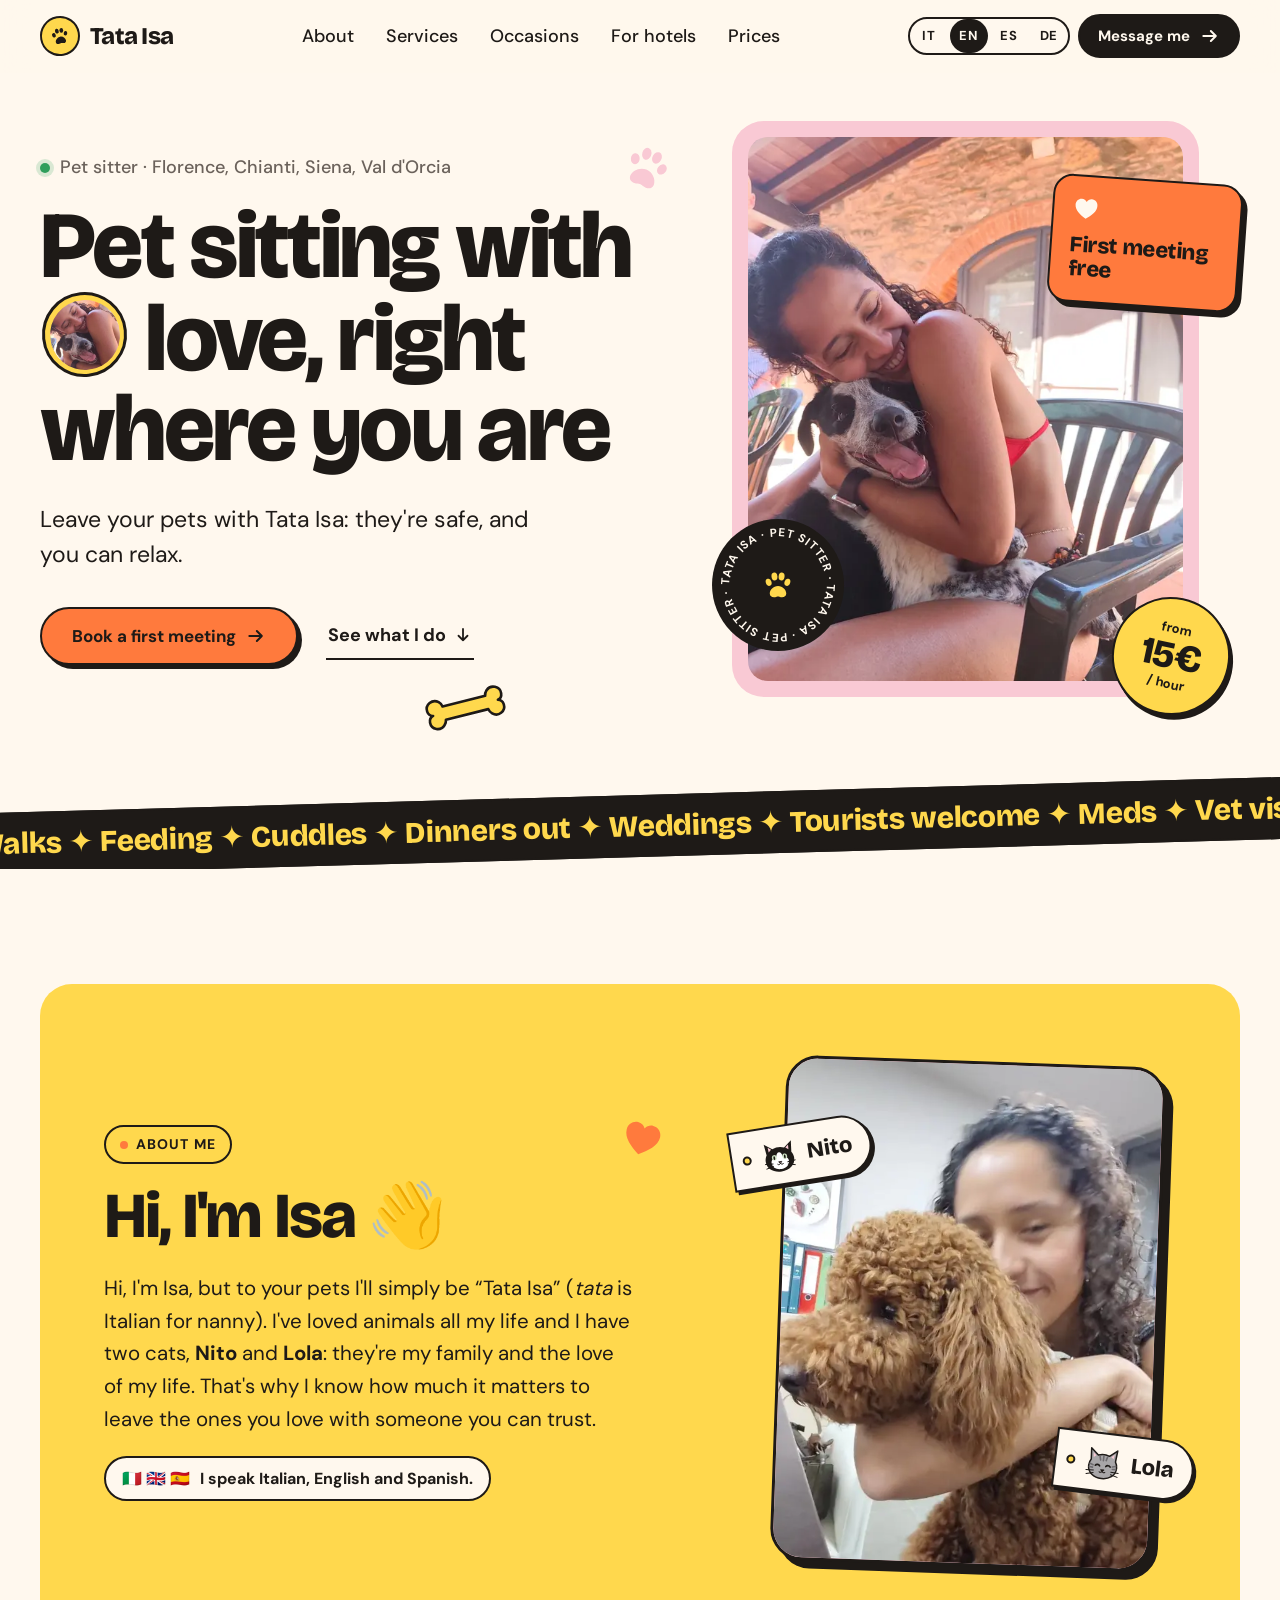
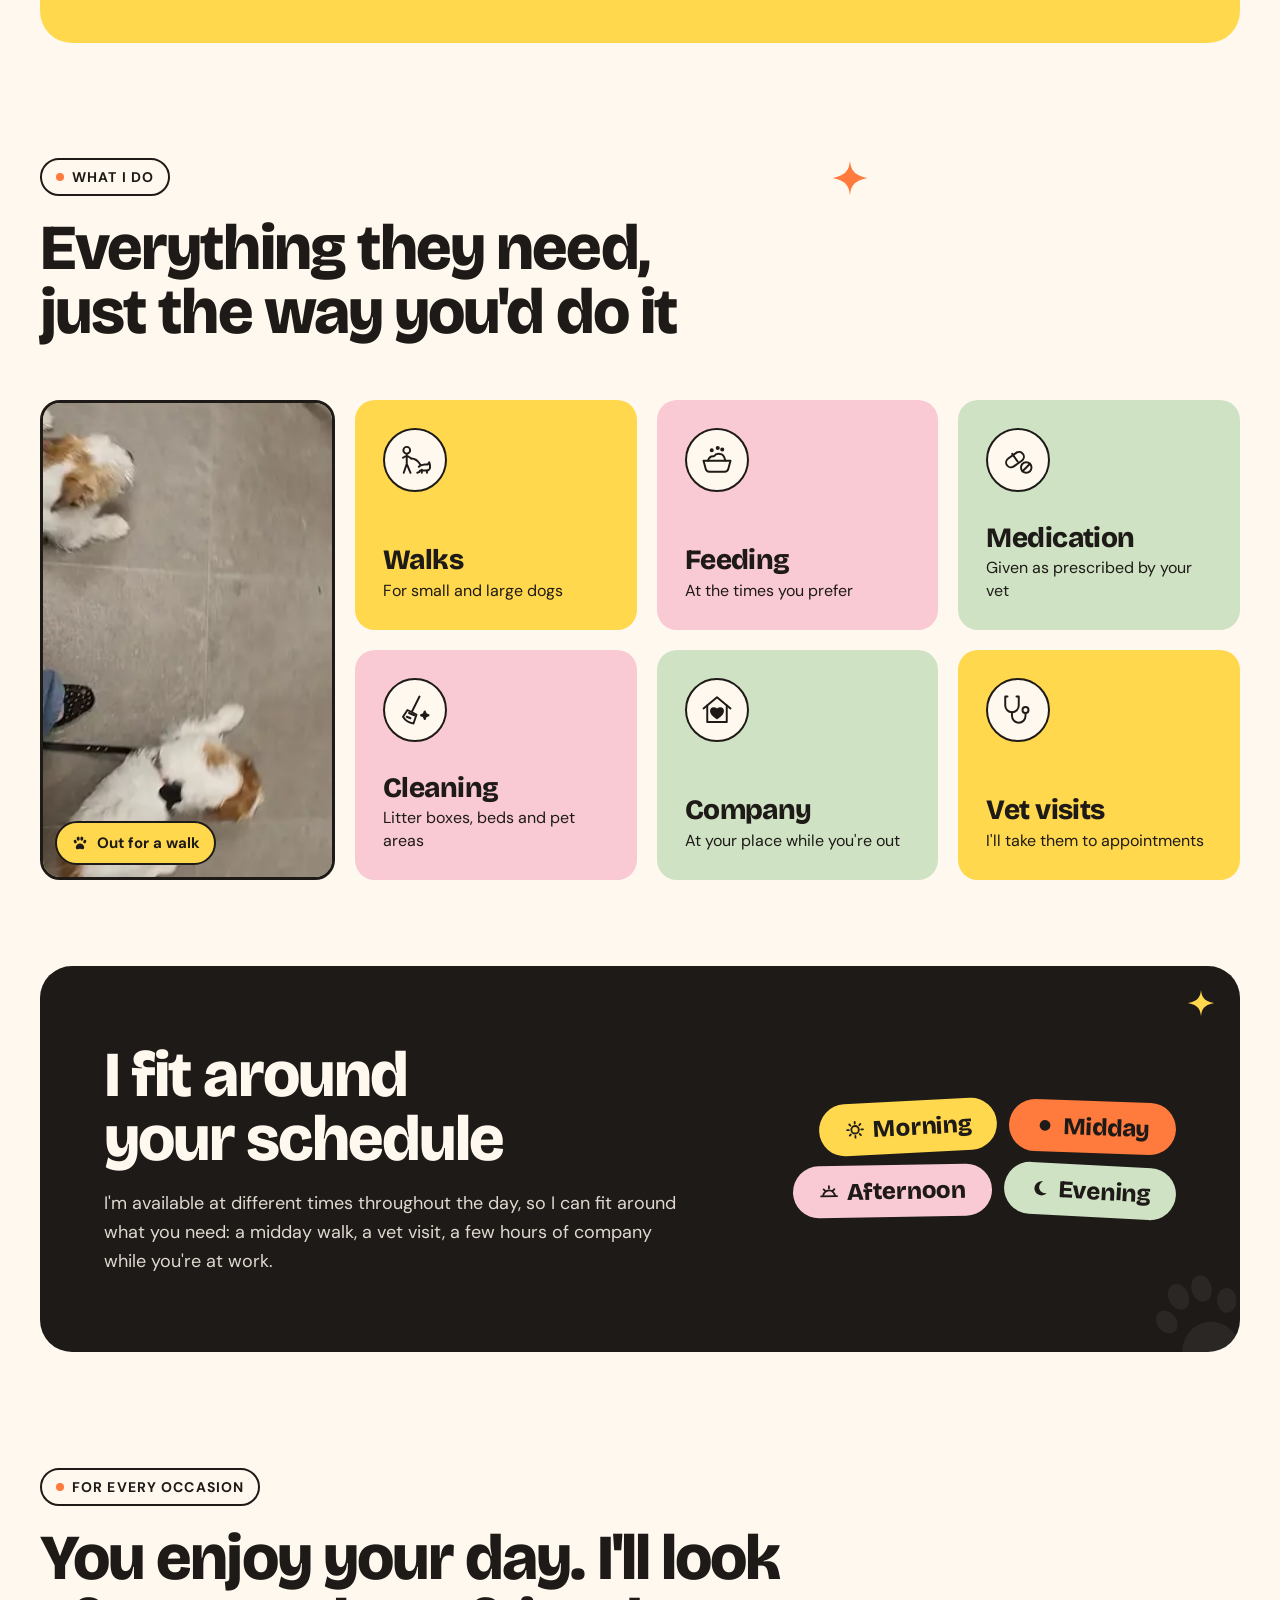
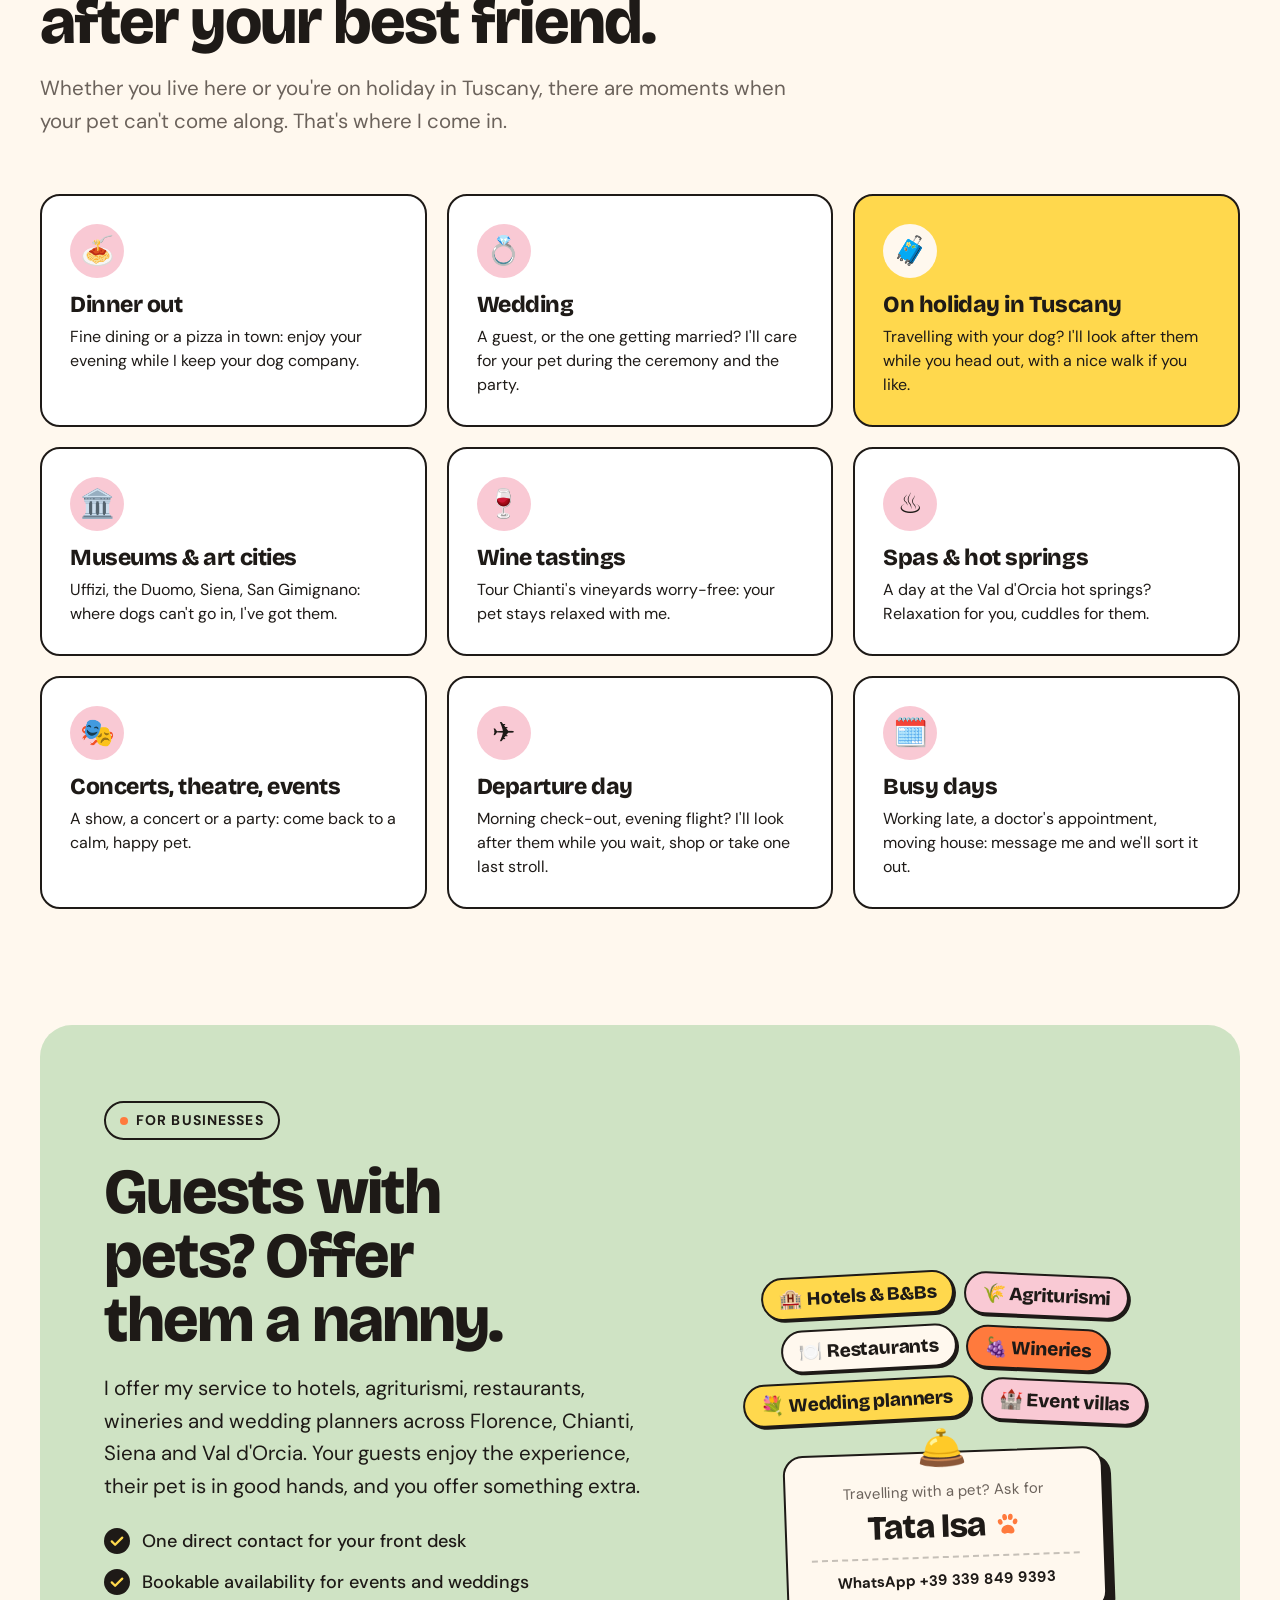
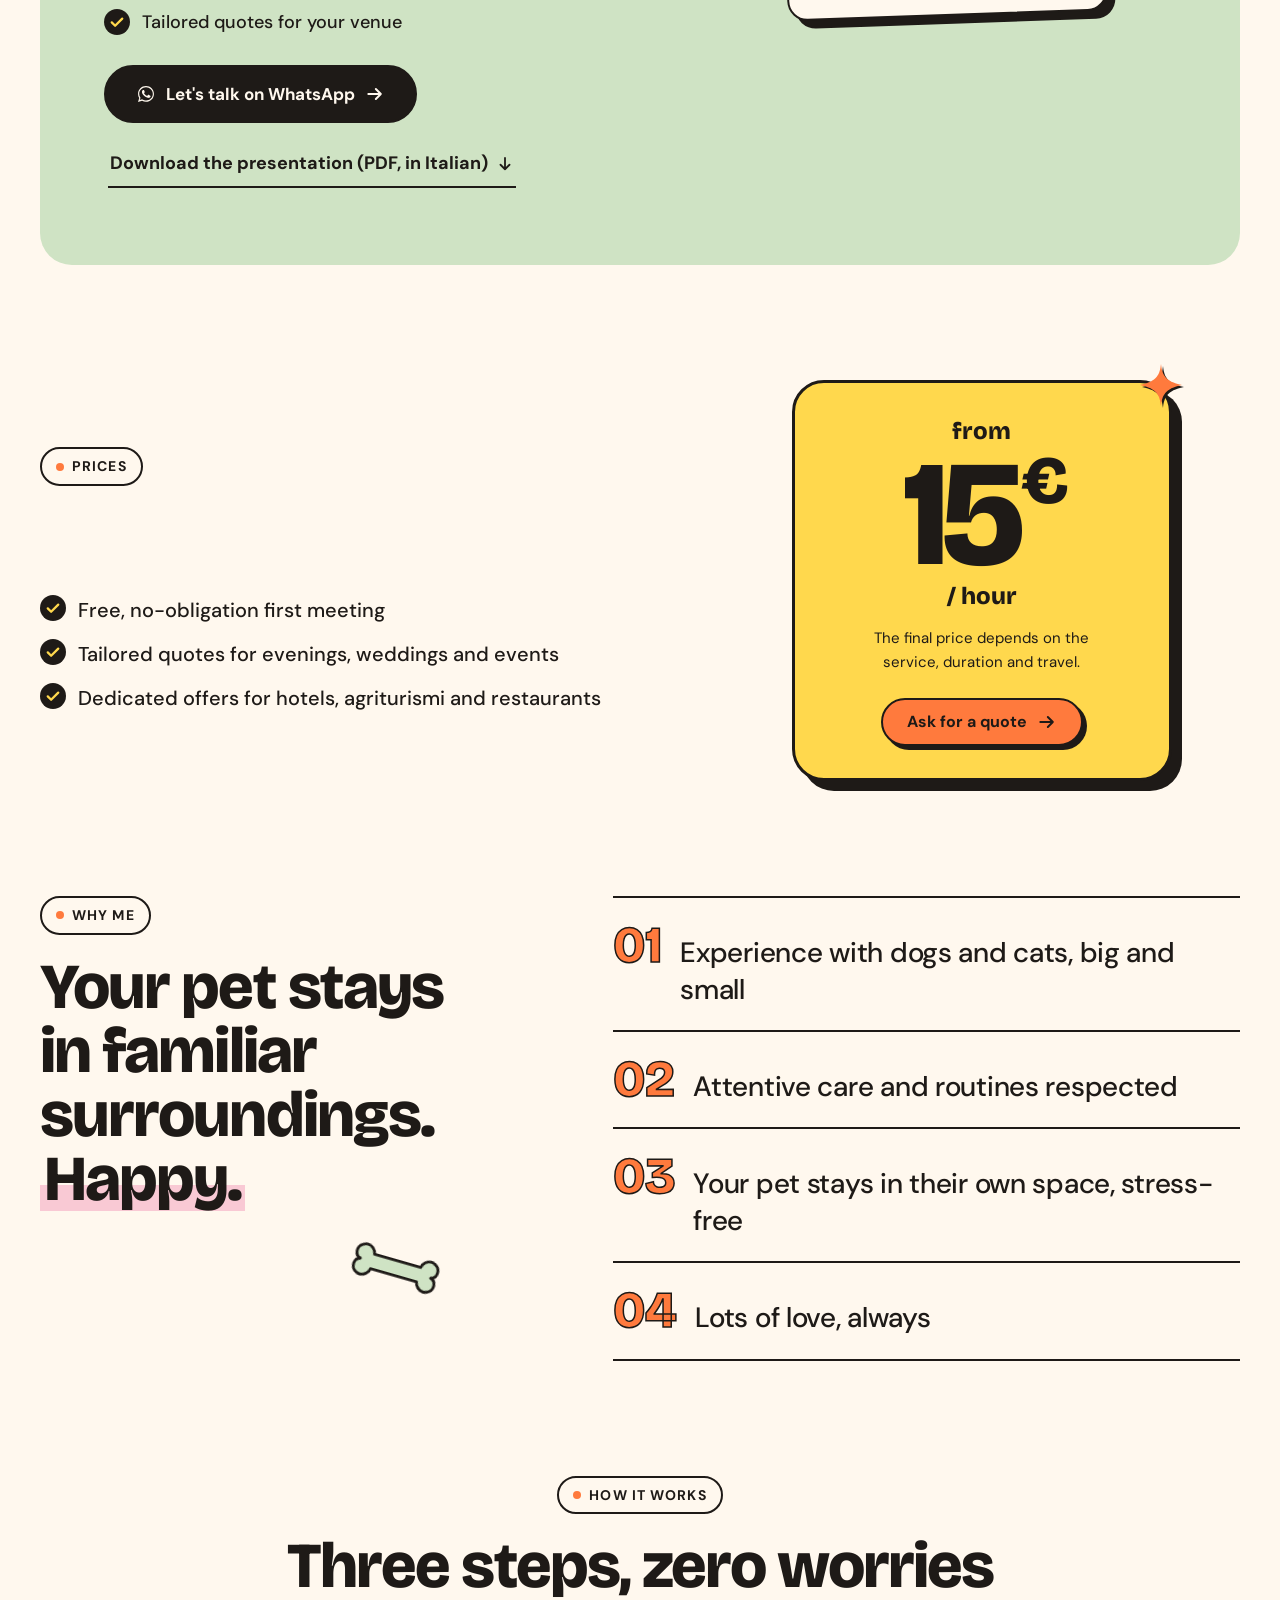
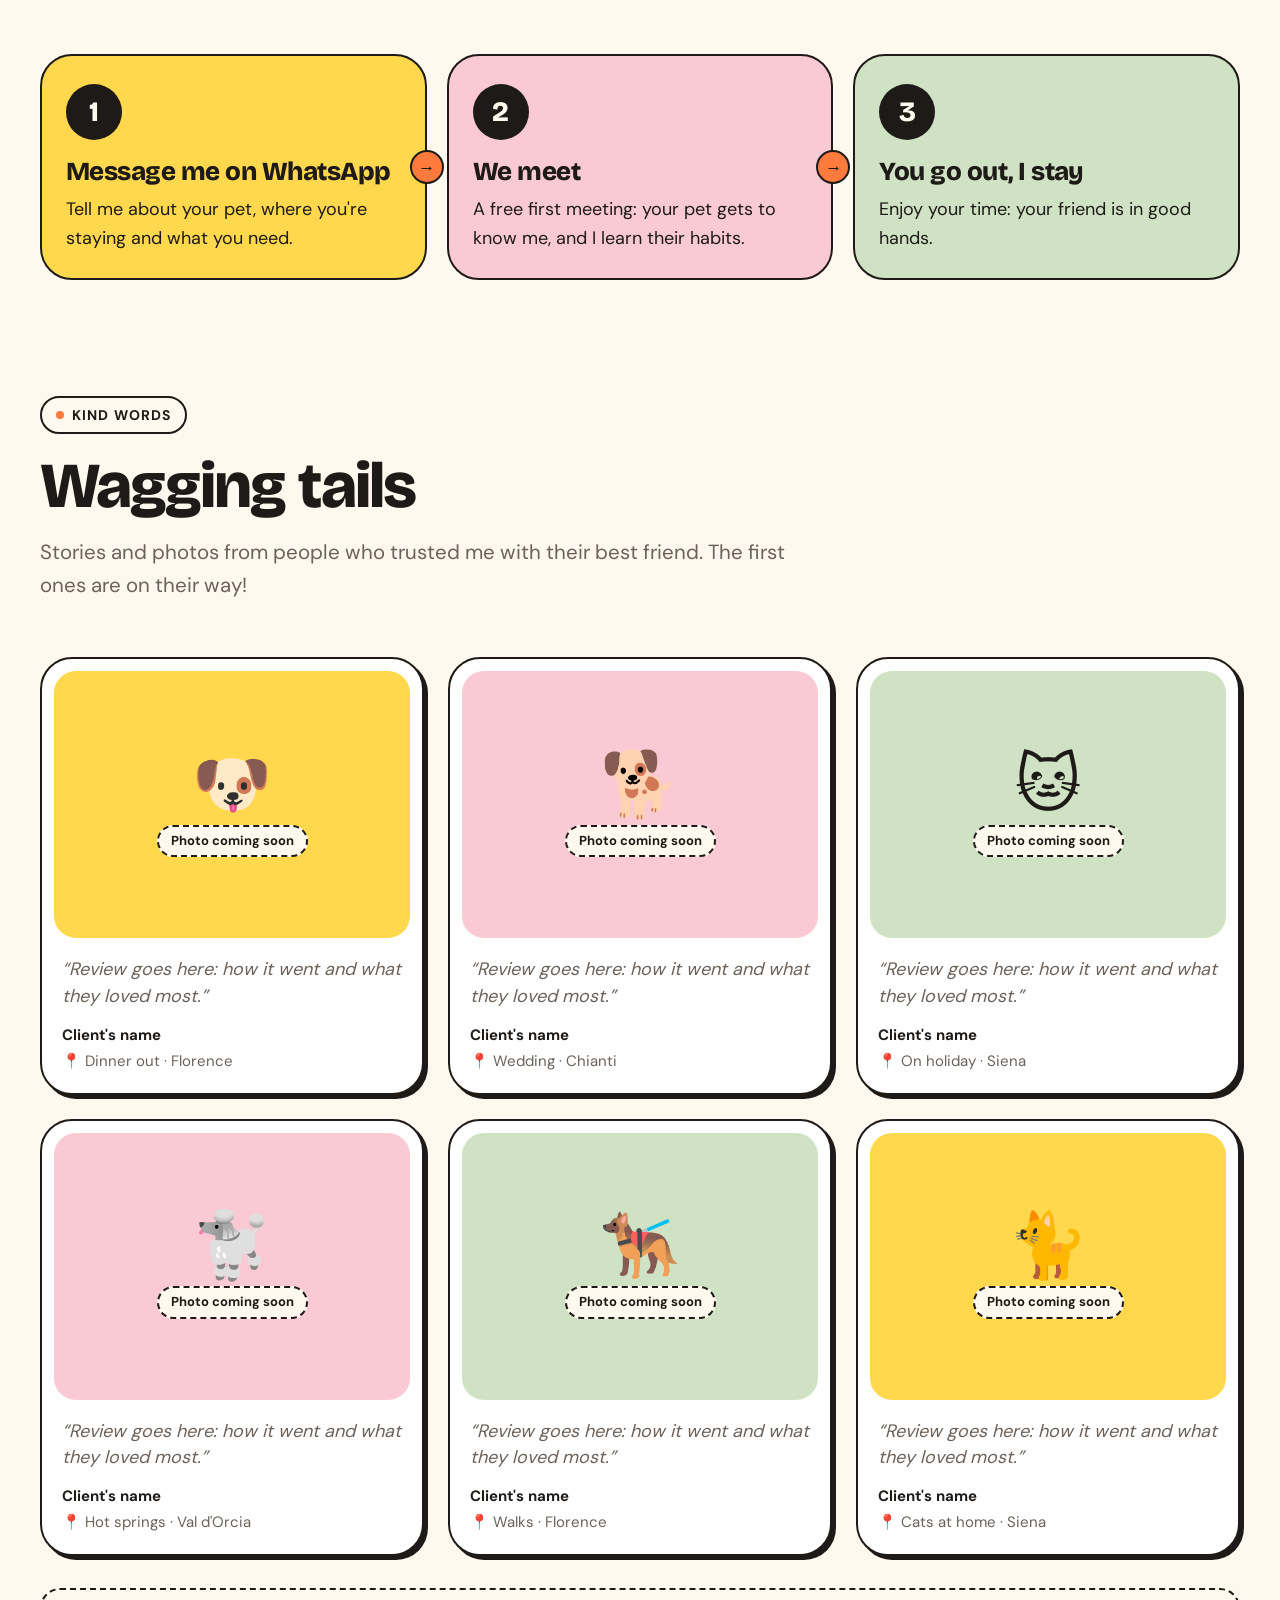
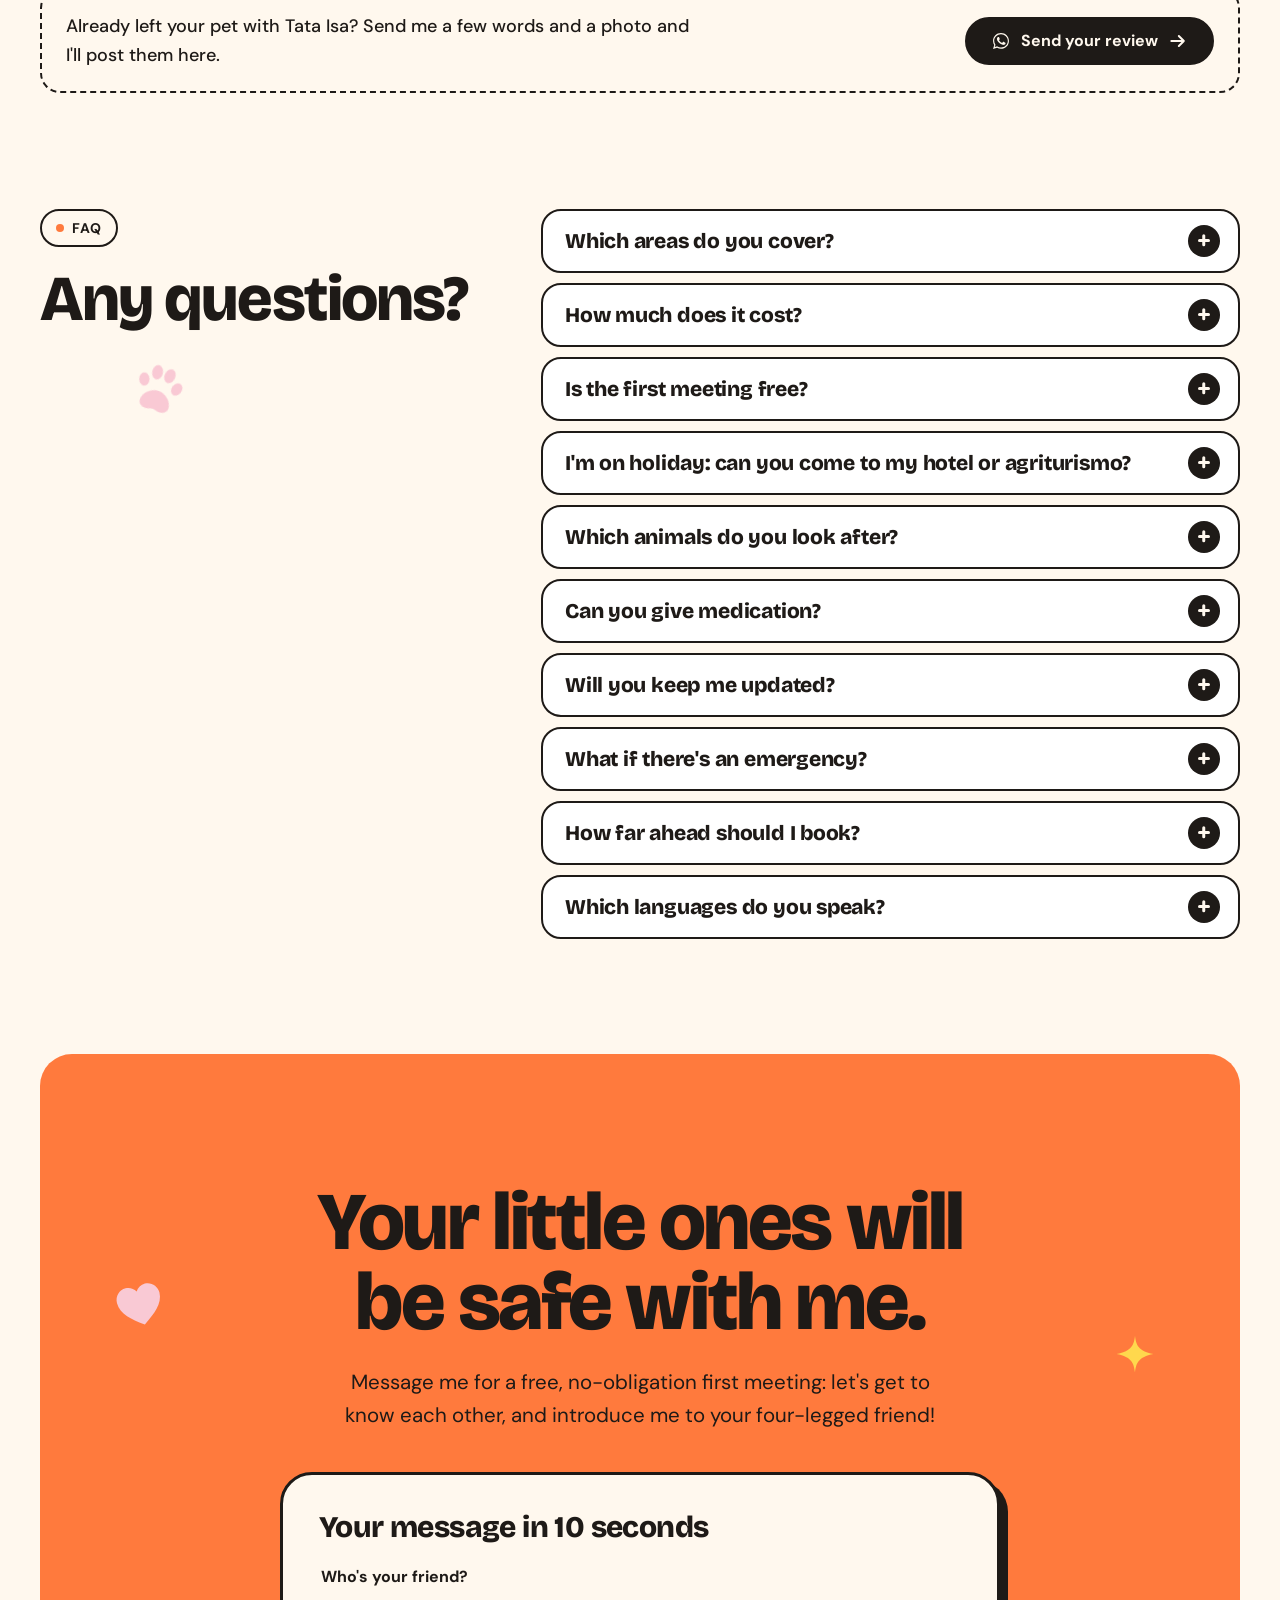
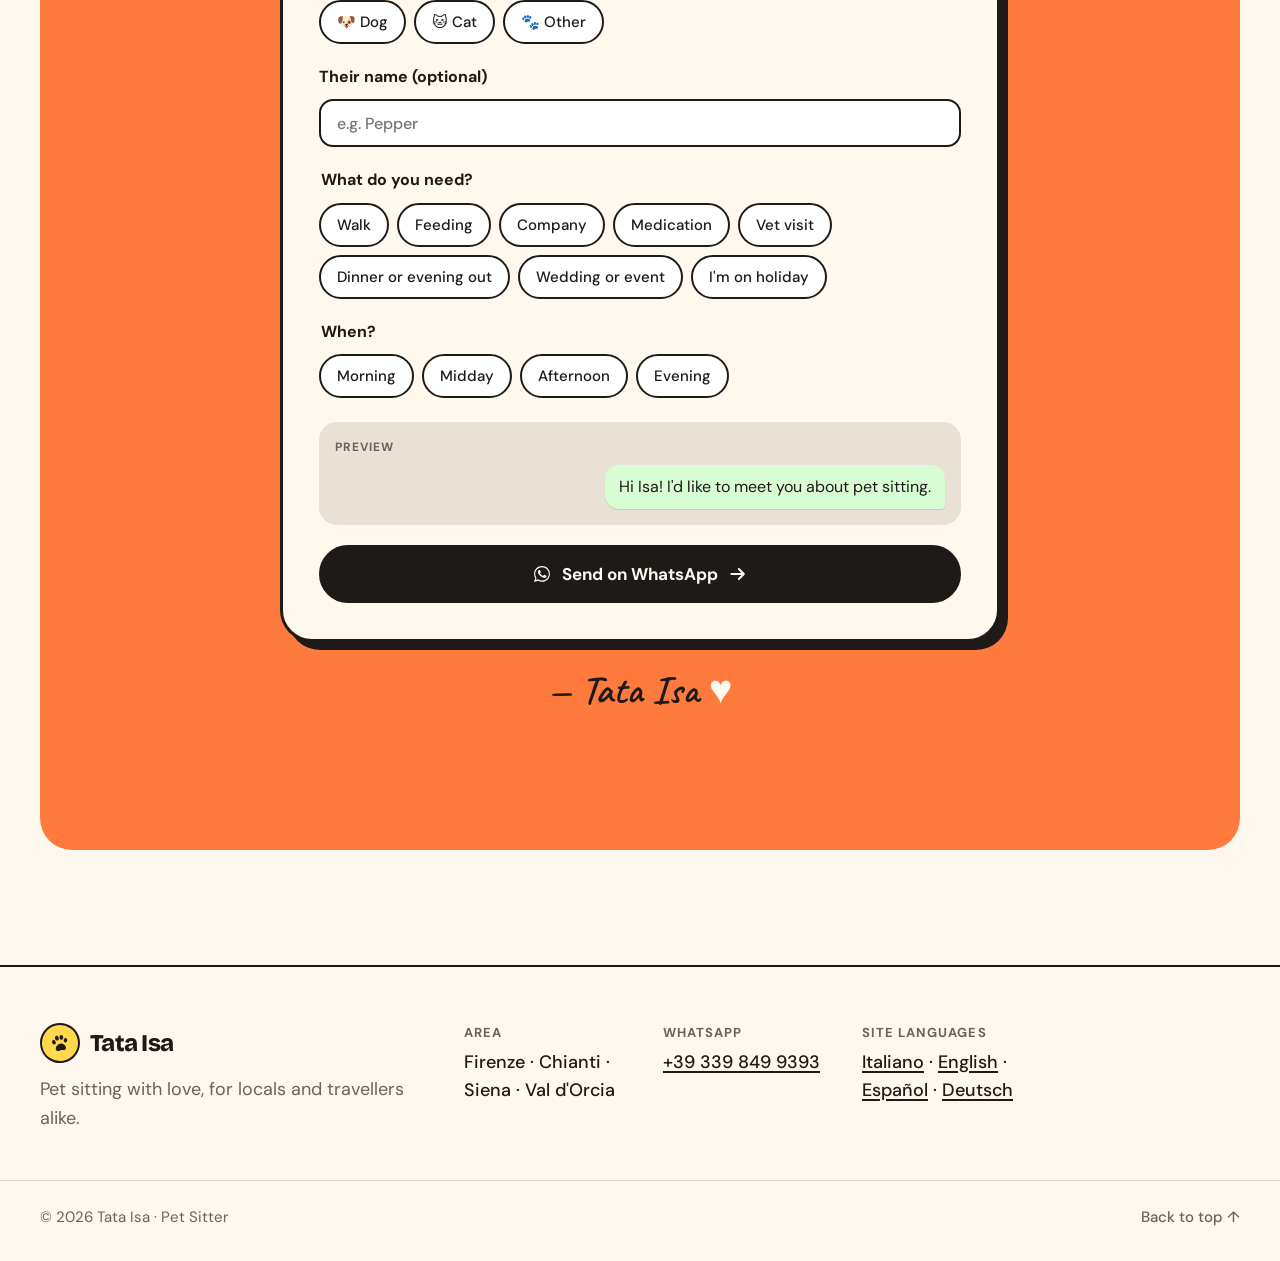
<file: en/index.html>
<!doctype html>
<!-- File generato da build.py: modifica src/template.html e src/content.py, poi esegui `python3 build.py` -->
<html lang="en">
<head>
  <meta charset="utf-8">
  <meta name="viewport" content="width=device-width, initial-scale=1">
  <title>Tata Isa · Pet sitter in Florence, Chianti, Siena & Val d'Orcia</title>
  <meta name="description" content="Home and holiday pet sitting in Florence, Chianti, Siena and Val d'Orcia: walks, feeding, company, dinners, weddings and events. From €15/hour, first meeting free.">
  <meta name="theme-color" content="#FFF8EE">
  <link rel="canonical" href="https://andreagalanti91.github.io/isa/en/">
  <link rel="alternate" hreflang="it" href="https://andreagalanti91.github.io/isa/">
  <link rel="alternate" hreflang="en" href="https://andreagalanti91.github.io/isa/en/">
  <link rel="alternate" hreflang="de" href="https://andreagalanti91.github.io/isa/de/">
  <link rel="alternate" hreflang="es" href="https://andreagalanti91.github.io/isa/es/">
  <link rel="alternate" hreflang="x-default" href="https://andreagalanti91.github.io/isa/">

  <meta property="og:type" content="website">
  <meta property="og:locale" content="en_GB">
  <meta property="og:url" content="https://andreagalanti91.github.io/isa/en/">
  <meta property="og:title" content="Tata Isa · Pet sitter in Florence, Chianti, Siena & Val d'Orcia">
  <meta property="og:description" content="Leave your pets with Tata Isa: they're safe, and you can relax.">
  <meta property="og:image" content="https://andreagalanti91.github.io/isa/assets/og-isa.jpg">
  <meta property="og:image:width" content="1200">
  <meta property="og:image:height" content="630">
  <meta name="twitter:card" content="summary_large_image">

  <link rel="icon" href="data:image/svg+xml,%3Csvg xmlns='http://www.w3.org/2000/svg' viewBox='0 0 64 64'%3E%3Ccircle cx='32' cy='32' r='32' fill='%23FFD84D'/%3E%3Cg fill='%231E1A17'%3E%3Cellipse cx='32' cy='40' rx='11' ry='9'/%3E%3Cellipse cx='19' cy='27' rx='5' ry='6'/%3E%3Cellipse cx='27' cy='19' rx='5' ry='6.5'/%3E%3Cellipse cx='37' cy='19' rx='5' ry='6.5'/%3E%3Cellipse cx='45' cy='27' rx='5' ry='6'/%3E%3C/g%3E%3C/svg%3E">

  <link rel="preload" href="../assets/fonts/bricolage-grotesque.woff2" as="font" type="font/woff2" crossorigin>
  <link rel="preload" href="../assets/fonts/dm-sans.woff2" as="font" type="font/woff2" crossorigin>

  <link rel="preload" as="image" type="image/webp"
        imagesrcset="../assets/isa-hero-450.webp 450w, ../assets/isa-hero-600.webp 600w, ../assets/isa-hero-900.webp 900w, ../assets/isa-hero-1200.webp 1200w"
        imagesizes="(min-width: 960px) 480px, 80vw">
  <style>:root{--cream: #FFF8EE;--ink: #1E1A17;--butter: #FFD84D;--blush: #F9C9D4;--tangerine: #FF7A3D;--sage: #CFE3C4;--muted: #6B625B;--radius-lg: 32px;--radius-md: 20px;--radius-pill: 999px;--font-title: "Bricolage Grotesque","Bricolage Fallback",system-ui,sans-serif;--font-body: "DM Sans","DM Sans Fallback",system-ui,-apple-system,"Segoe UI",sans-serif;--font-hand: "Caveat","Comic Sans MS",cursive;--gutter: 16px;--section-y: clamp(64px,9vw,128px);--shadow-soft: 0 10px 24px -10px rgba(30,26,23,.35);--ease: cubic-bezier(.2,.7,.2,1)}@media (min-width: 640px){:root{--gutter: 24px}}@media (min-width: 1024px){:root{--gutter: 40px}}@font-face{font-family: "Bricolage Grotesque";font-style: normal;font-weight: 700 800;font-stretch: 100%;font-display: optional;src: url(../assets/fonts/bricolage-grotesque.woff2) format("woff2");unicode-range: U+0000-00FF,U+0131,U+0152-0153,U+02BB-02BC,U+02C6,U+02DA,U+02DC,U+0304,U+0308,U+0329,U+2000-206F,U+20AC,U+2122,U+2191,U+2193,U+2212,U+2215,U+FEFF,U+FFFD}@font-face{font-family: "DM Sans";font-style: normal;font-weight: 400 700;font-display: optional;src: url(../assets/fonts/dm-sans.woff2) format("woff2");unicode-range: U+0000-00FF,U+0131,U+0152-0153,U+02BB-02BC,U+02C6,U+02DA,U+02DC,U+0304,U+0308,U+0329,U+2000-206F,U+20AC,U+2122,U+2191,U+2193,U+2212,U+2215,U+FEFF,U+FFFD}@font-face{font-family: "Caveat";font-style: normal;font-weight: 600;font-display: swap;src: url(../assets/fonts/caveat-600.woff2) format("woff2");unicode-range: U+0000-00FF,U+0131,U+0152-0153,U+02BB-02BC,U+02C6,U+02DA,U+02DC,U+0304,U+0308,U+0329,U+2000-206F,U+20AC,U+2122,U+2191,U+2193,U+2212,U+2215,U+FEFF,U+FFFD}@font-face{font-family: "Bricolage Fallback";src: local("Arial Bold"),local("Arial-BoldMT"),local("Liberation Sans Bold"),local("Arial");font-weight: 700 800;size-adjust: 92%}@font-face{font-family: "DM Sans Fallback";src: local("Arial"),local("ArialMT"),local("Liberation Sans");font-weight: 400 500;size-adjust: 91.4%}@font-face{font-family: "DM Sans Fallback";src: local("Arial Bold"),local("Arial-BoldMT"),local("Liberation Sans Bold");font-weight: 600 800;size-adjust: 91.9%}*,*::before,*::after{box-sizing: border-box}html{scroll-behavior: smooth;scroll-padding-top: 88px;-webkit-text-size-adjust: 100%}body{margin: 0;background: var(--cream);color: var(--ink);font: 400 17px/1.6 var(--font-body);-webkit-font-smoothing: antialiased;overflow-x: hidden}@supports (overflow: clip){html,body{overflow-x: clip}}@media (min-width: 1024px){body{font-size: 18px}}img,video,svg{display: block;max-width: 100%}picture{display: contents}a{color: inherit}h1,h2,h3,p,ul,ol,dl,dd,figure{margin: 0}ul[role="list"],ol[role="list"]{list-style: none;padding: 0}strong{font-weight: 700}:focus-visible{outline: 3px solid var(--ink);outline-offset: 3px;border-radius: 6px}.block-ink :focus-visible{outline-color: var(--butter)}.sr-only{position: absolute;width: 1px;height: 1px;padding: 0;margin: -1px;overflow: hidden;clip: rect(0 0 0 0);white-space: nowrap;border: 0}.skip-link{position: absolute;left: 16px;top: -60px;z-index: 100;background: var(--ink);color: var(--cream);padding: 10px 16px;border-radius: var(--radius-pill);text-decoration: none;font-weight: 700}.skip-link:focus{top: 12px}.container{width: 100%;max-width: 1280px;margin-inline: auto;padding-inline: var(--gutter)}.hero-title,.h2,h3,.logo-word,.why-num{font-family: var(--font-title);font-optical-sizing: auto}.hero-title{font-size: clamp(48px,9vw,120px);font-weight: 800;line-height: .95;letter-spacing: -.028em}.h2{font-size: clamp(36px,5vw,64px);font-weight: 800;line-height: 1;letter-spacing: -.03em;text-wrap: balance}.label{display: inline-flex;align-items: center;gap: 8px;font-size: 14px;font-weight: 700;letter-spacing: .08em;text-transform: uppercase;padding: 6px 14px;border: 2px solid var(--ink);border-radius: var(--radius-pill);margin-bottom: 20px}.label::before{content: "";width: 8px;height: 8px;border-radius: 50%;background: var(--tangerine)}.lead{font-size: clamp(18px,1.6vw,21px);line-height: 1.6}.btn{display: inline-flex;align-items: center;justify-content: center;gap: 10px;min-height: 48px;padding: 12px 24px;border: 2px solid var(--ink);border-radius: var(--radius-pill);font: 700 16px/1.2 var(--font-body);text-decoration: none;transition: transform .2s var(--ease),box-shadow .2s var(--ease),background-color .2s;will-change: transform}.btn .ico{width: 20px;height: 20px;flex: none;transition: transform .2s var(--ease)}.btn:hover{transform: translateY(-2px);box-shadow: var(--shadow-soft)}.btn:hover .ico:last-child{transform: translateX(3px)}.btn:active{transform: translateY(0);box-shadow: none}.btn-sm{min-height: 44px;padding: 8px 18px;font-size: 15px}.btn-lg{min-height: 58px;padding: 14px 30px;font-size: 17px}.btn-ink{background: var(--ink);color: var(--cream)}.btn-tangerine{background: var(--tangerine);color: var(--ink);box-shadow: 4px 4px 0 var(--ink)}.btn-tangerine:hover{box-shadow: 4px 6px 0 var(--ink),var(--shadow-soft)}.btn-outline{background: transparent;color: var(--ink)}.btn-outline:hover{background: var(--cream)}.link-arrow{display: inline-flex;align-items: center;gap: 8px;font-weight: 700;text-decoration: none;padding: 8px 2px;border-bottom: 2px solid currentColor}.link-arrow .ico{width: 18px;height: 18px;transition: transform .2s var(--ease)}.link-arrow:hover .ico{transform: translateY(3px)}.deco{position: absolute;pointer-events: none}.site-header{position: sticky;top: 0;z-index: 50;background: rgba(255,248,238,.78);-webkit-backdrop-filter: blur(14px) saturate(1.4);backdrop-filter: blur(14px) saturate(1.4);border-bottom: 1px solid transparent;transition: border-color .2s}.site-header.is-scrolled{border-bottom-color: rgba(30,26,23,.08)}.header-inner{display: flex;align-items: center;justify-content: space-between;gap: 16px;height: 72px}.logo{display: inline-flex;align-items: center;gap: 10px;text-decoration: none}.logo-mark{display: grid;place-items: center;width: 40px;height: 40px;border-radius: 50%;background: var(--butter);border: 2px solid var(--ink);transform: rotate(-10deg);transition: transform .3s var(--ease)}.logo:hover .logo-mark{transform: rotate(10deg)}.logo-mark svg{width: 22px;height: 22px}.logo-word{font-size: 24px;font-weight: 800;letter-spacing: -.03em}.main-nav ul{display: flex;gap: 4px;list-style: none;padding: 0;margin: 0}.main-nav a:not(.btn){display: block;padding: 8px 14px;border-radius: var(--radius-pill);font-weight: 500;text-decoration: none;transition: background-color .2s}.main-nav a:not(.btn):hover{background: rgba(30,26,23,.07)}.nav-cta-mobile{display: none}.header-actions{display: flex;align-items: center;gap: 8px}.menu-toggle{display: none;width: 48px;height: 48px;border-radius: 50%;border: 2px solid var(--ink);background: var(--butter);color: var(--ink);cursor: pointer;place-items: center}.menu-bars{display: grid;gap: 6px;width: 20px}.menu-bars span{display: block;height: 2.5px;background: currentColor;border-radius: 2px;transition: transform .25s var(--ease)}.menu-toggle[aria-expanded="true"] .menu-bars span:first-child{transform: translateY(4.25px) rotate(45deg)}.menu-toggle[aria-expanded="true"] .menu-bars span:last-child{transform: translateY(-4.25px) rotate(-45deg)}@media (max-width: 1099px){.menu-toggle{display: grid}.header-cta{display: none}.main-nav{position: absolute;top: 100%;left: 0;right: 0;background: var(--cream);border-bottom: 2px solid var(--ink);padding: 12px var(--gutter) 24px;display: none}.main-nav.is-open{display: block;animation: navIn .25s var(--ease)}.main-nav ul{flex-direction: column;gap: 0}.main-nav a:not(.btn){font-family: var(--font-title);font-size: 30px;font-weight: 800;letter-spacing: -.02em;padding: 10px 0;border-radius: 0;border-bottom: 1px solid rgba(30,26,23,.12)}.main-nav a:not(.btn):hover{background: none}.nav-cta-mobile{display: inline-flex;margin-top: 20px;width: 100%}}@keyframes navIn{from{opacity: 0;transform: translateY(-8px)}}.hero{padding-block: 24px calc(var(--section-y) * .4)}.hero-grid{display: grid;gap: 48px;align-items: center}.hero-copy{position: relative}.eyebrow{display: inline-flex;align-items: center;gap: 10px;font-weight: 500;color: var(--muted);margin-bottom: 20px}.eyebrow .dot{width: 10px;height: 10px;border-radius: 50%;background: #2F9E5B;box-shadow: 0 0 0 4px rgba(47,158,91,.18)}.title-face{display: inline-block;width: .9em;height: .9em;vertical-align: -.08em;margin-inline: .02em;border-radius: 50%;background: var(--butter);border: 3px solid var(--ink);padding: .05em;transform: rotate(-6deg)}.title-face img{width: 100%;height: 100%;object-fit: cover;border-radius: 50%}.hero-sub{margin-top: 28px;max-width: 32ch;font-size: clamp(19px,1.8vw,23px);line-height: 1.5}.hero-ctas{display: flex;flex-wrap: wrap;align-items: center;gap: 16px 28px;margin-top: 36px}.hero-visual{position: relative;margin-inline: auto;width: 100%;max-width: 520px}.hero-photo{display: block;width: 92%;border: 0;font: inherit;cursor: pointer;position: relative;background: var(--blush);border-radius: var(--radius-lg);padding: 16px;margin-right: 8%}.hero-photo img{width: 100%;height: auto;aspect-ratio: 4 / 5;object-fit: cover;object-position: 50% 40%;border-radius: calc(var(--radius-lg) - 12px)}.hero-card{position: absolute;right: 0;top: 10%;display: flex;flex-direction: column;gap: 10px;width: 44%;max-width: 190px;padding: 18px 18px 20px;background: var(--tangerine);color: var(--ink);border: 2px solid var(--ink);border-radius: var(--radius-md);font: 800 clamp(18px,2vw,22px)/1.1 var(--font-title);letter-spacing: -.02em;transform: rotate(4deg);box-shadow: 5px 5px 0 var(--ink)}.hero-card .ico{width: 28px;height: 28px;color: var(--cream)}.badge-rotate{position: absolute;left: -4%;bottom: 8%;width: clamp(104px,26%,140px);aspect-ratio: 1}.badge-rotate svg{width: 100%;height: 100%;overflow: visible}.badge-rotate text{fill: var(--cream);font: 700 10.5px var(--font-body);letter-spacing: .14em}.badge-text{transform-origin: 60px 60px;animation: spin 14s linear infinite}@keyframes spin{to{transform: rotate(360deg)}}.deco-hero-paw{width: 54px;height: 54px;color: var(--blush);right: 4%;top: -12px;transform: rotate(22deg)}.deco-hero-bone{display: none;width: 84px;height: 42px;color: var(--butter);left: 58%;bottom: -64px;transform: rotate(-14deg)}.deco-hero-star{width: 46px;height: 46px;color: var(--butter);right: -4px;bottom: 4%;transform: rotate(10deg);filter: drop-shadow(2px 2px 0 var(--ink))}@media (min-width: 960px){.hero{padding-top: 48px}.hero-grid{grid-template-columns: minmax(0,1.3fr) minmax(0,1fr);gap: 32px}.hero-title{font-size: clamp(48px,7.4vw,120px)}.hero-visual{margin-right: 0}.deco-hero-bone{display: block}}@media (min-width: 1440px){.hero-title{font-size: 112px}}.section{padding-block: var(--section-y) 0;position: relative}.section-tight{padding-top: calc(var(--section-y) * .75)}.block{position: relative;border-radius: var(--radius-lg);padding: clamp(32px,6vw,80px) clamp(22px,5vw,72px)}.block-butter{background: var(--butter)}.block-tangerine{background: var(--tangerine)}.block-ink{background: var(--ink);color: var(--cream)}.bg-butter{background: var(--butter)}.bg-blush{background: var(--blush)}.bg-sage{background: var(--sage)}.bg-cream{background: var(--cream)}.bg-tangerine{background: var(--tangerine)}.block-sage{background: var(--sage)}.about{display: grid;gap: 56px;align-items: center}.about-copy{position: relative}.about .h2{margin-bottom: 24px}.about .lead{max-width: 38ch}.wave{display: inline-block;transform-origin: 70% 80%}.is-in .wave,.wave.is-in{animation: wave 2.4s ease-in-out .6s 2}@keyframes wave{0%,60%,100%{transform: rotate(0)}10%,30%{transform: rotate(16deg)}20%,40%{transform: rotate(-8deg)}}.about-media{position: relative;width: 100%;max-width: 380px;margin-inline: auto}.video-frame{border: 3px solid var(--ink);border-radius: var(--radius-lg);overflow: hidden;background: var(--blush);transform: rotate(2deg);box-shadow: 8px 8px 0 var(--ink)}.video-frame video{width: 100%;height: auto;aspect-ratio: 3 / 4;object-fit: cover}.tag{position: absolute;cursor: pointer;display: inline-flex;align-items: center;gap: 8px;padding: 8px 18px 8px 10px;background: var(--cream);color: var(--ink);border: 2px solid var(--ink);border-radius: 12px 999px 999px 12px;font: 800 22px/1 var(--font-title);box-shadow: 3px 3px 0 var(--ink)}.tag::before{content: "";width: 9px;height: 9px;border-radius: 50%;border: 2px solid var(--ink);background: var(--butter);flex: none}.tag-cat{width: 40px;height: 40px}.tag-nito{left: -18px;top: 12%;transform: rotate(-9deg)}.tag-lola{right: -14px;bottom: 14%;transform: rotate(7deg)}.deco-about-heart{width: 44px;height: 44px;color: var(--tangerine);right: 0;top: -8px;transform: rotate(14deg)}@media (min-width: 860px){.about{grid-template-columns: minmax(0,1.25fr) minmax(0,1fr);gap: 64px}.about-media{margin-right: 4%}.tag-nito{left: -48px}.tag-lola{right: -36px}}.section-head{position: relative;max-width: 820px;margin-bottom: clamp(32px,5vw,56px)}.deco-services-star{width: 40px;height: 40px;color: var(--tangerine);right: -10px;top: 0}.services{display: grid;gap: 16px}.service-grid{display: grid;gap: 16px;grid-template-columns: 1fr}.service-card{position: relative;display: grid;grid-template-columns: auto 1fr;column-gap: 18px;align-items: center;padding: 22px;border-radius: var(--radius-md);transition: transform .25s var(--ease)}.service-card:hover{transform: translateY(-4px) rotate(-.6deg)}.service-ico{grid-row: span 2;display: grid;place-items: center;width: 64px;height: 64px;border-radius: 50%;background: var(--cream);border: 2px solid var(--ink)}.service-ico svg{width: 36px;height: 36px}.service-card h3{font-size: 24px;font-weight: 800;letter-spacing: -.02em;line-height: 1.1}.service-card p{color: var(--ink);font-size: 16px;line-height: 1.4;margin-top: 4px}.service-video{position: relative;border-radius: var(--radius-md);overflow: hidden;border: 3px solid var(--ink);background: var(--sage)}.service-video video{width: 100%;height: 100%;aspect-ratio: 4 / 3;object-fit: cover;object-position: 50% 70%}.service-video figcaption{position: absolute;left: 12px;bottom: 12px;display: inline-flex;align-items: center;gap: 8px;padding: 8px 14px;background: var(--butter);border: 2px solid var(--ink);border-radius: var(--radius-pill);font-weight: 700;font-size: 15px}.service-video figcaption .ico{width: 18px;height: 18px}@media (min-width: 640px){.service-grid{grid-template-columns: repeat(2,1fr)}.service-card{display: flex;flex-direction: column;align-items: flex-start;gap: 0;padding: 28px;min-height: 230px}.service-ico{margin-bottom: auto}.service-card h3{margin-top: 28px}.services{grid-template-columns: minmax(0,1fr) minmax(0,2fr)}.service-video video{aspect-ratio: auto}}@media (min-width: 1024px){.services{grid-template-columns: minmax(0,1fr) minmax(0,3fr);gap: 20px}.service-grid{grid-template-columns: repeat(3,1fr);gap: 20px}.service-card h3{font-size: 28px}}.flex-band{display: grid;gap: 32px;align-items: center;overflow: hidden}.flex-band .h2{color: var(--cream);margin-bottom: 18px}.flex-band p{color: rgba(255,248,238,.86);max-width: 52ch}.chips{display: flex;flex-wrap: wrap;gap: 12px}.chip{display: inline-flex;align-items: center;gap: 8px;padding: 12px 22px;border-radius: var(--radius-pill);color: var(--ink);font: 800 20px/1 var(--font-title);letter-spacing: -.01em}.chip svg{width: 20px;height: 20px;flex: none}.chip-butter{background: var(--butter);transform: rotate(-3deg)}.chip-tangerine{background: var(--tangerine);transform: rotate(2deg)}.chip-blush{background: var(--blush);transform: rotate(-1deg)}.chip-sage{background: var(--sage);transform: rotate(3deg)}.deco-flex-star{width: 30px;height: 30px;color: var(--butter);right: 24px;top: 22px}.deco-flex-paw{width: 120px;height: 120px;color: rgba(255,248,238,.06);right: -20px;bottom: -28px;transform: rotate(-20deg)}@media (min-width: 960px){.flex-band{grid-template-columns: minmax(0,1.4fr) minmax(0,1fr);gap: 56px}.chips{justify-content: flex-end}.chip{font-size: 24px;padding: 14px 26px}}.why{display: grid;gap: 40px}.why-head{position: relative}.hl{background: linear-gradient(transparent 58%,var(--blush) 58%,var(--blush) 92%,transparent 92%);padding-inline: .06em}.deco-why-bone{width: 92px;height: 46px;color: var(--sage);right: 8%;bottom: -54px;transform: rotate(16deg)}.why-list{list-style: none;padding: 0;border-top: 2px solid var(--ink)}.why-list li{display: grid;grid-template-columns: auto 1fr;gap: 20px;align-items: baseline;padding: 22px 0;border-bottom: 2px solid var(--ink)}.why-num{font-size: clamp(32px,4vw,52px);font-weight: 800;line-height: 1;color: var(--tangerine);-webkit-text-stroke: 1.5px var(--ink);letter-spacing: -.03em}.why-text{font-size: clamp(20px,2.2vw,28px);font-weight: 500;line-height: 1.3;letter-spacing: -.01em}@media (min-width: 960px){.why{grid-template-columns: minmax(0,1fr) minmax(0,1.25fr);gap: 72px;align-items: start}.why-head{position: sticky;top: 120px}.deco-why-bone{bottom: -80px;right: 20%}}.cta{text-align: center;overflow: hidden;padding-block: clamp(72px,10vw,128px) clamp(96px,11vw,140px)}.cta-title{max-width: 16ch;margin-inline: auto;font-size: clamp(40px,6.4vw,88px);line-height: .98}.cta-text{max-width: 44ch;margin: 24px auto 0;font-size: clamp(18px,1.6vw,21px)}.signature{margin-top: 28px;font: 600 clamp(30px,3.4vw,40px)/1 var(--font-hand);transform: rotate(-3deg)}.signature span{color: var(--cream)}.deco-cta-heart{width: 44px;height: 44px;color: var(--blush);left: 6%;top: 22px;transform: rotate(-14deg)}.deco-cta-star{width: 34px;height: 34px;color: var(--butter);right: 7%;top: 28px}@media (min-width: 860px){.deco-cta-heart{width: 56px;height: 56px;top: 16%}.deco-cta-star{width: 42px;height: 42px;top: 20%}}.paw-trail{position: absolute;inset: auto 4% 18px 4%;height: 44px;pointer-events: none}.paw-trail svg{position: absolute;top: 0;left: calc(var(--i) * 10%);width: 26px;height: 26px;color: var(--ink);opacity: 0;transform: rotate(90deg);animation: pawStep 6s ease-out infinite;animation-delay: calc(var(--i) * .35s)}.paw-trail svg:nth-child(odd){top: 16px}@keyframes pawStep{0%{opacity: 0;transform: rotate(90deg) scale(.6)}4%{opacity: .85;transform: rotate(90deg) scale(1)}45%{opacity: .85}60%,100%{opacity: 0;transform: rotate(90deg) scale(1)}}.site-footer{margin-top: var(--section-y);padding-block: 56px 32px;border-top: 2px solid var(--ink)}.footer-grid{display: grid;gap: 36px}.footer-brand p{margin-top: 12px;color: var(--muted)}.footer-info{display: grid;gap: 20px;grid-template-columns: repeat(2,minmax(0,1fr))}.footer-info dt{font-size: 13px;font-weight: 700;letter-spacing: .08em;text-transform: uppercase;color: var(--muted)}.footer-info dd{margin-top: 4px;font-weight: 500;overflow-wrap: anywhere}.footer-info a{text-decoration-thickness: 1.5px;text-underline-offset: 3px}.footer-bottom{display: flex;flex-wrap: wrap;justify-content: space-between;gap: 12px;margin-top: 48px;padding-top: 24px;border-top: 1px solid rgba(30,26,23,.15);color: var(--muted);font-size: 15px}.to-top{text-decoration: none;font-weight: 500}.to-top:hover{color: var(--ink)}@media (min-width: 860px){.footer-grid{grid-template-columns: 1fr 2fr;align-items: start}.footer-info{grid-template-columns: repeat(4,minmax(0,1fr))}}.wa-float{position: fixed;right: 16px;bottom: calc(16px + env(safe-area-inset-bottom));z-index: 60;display: none;place-items: center;width: 60px;height: 60px;border-radius: 50%;background: #25D366;color: var(--ink);border: 2px solid var(--ink);box-shadow: 3px 3px 0 var(--ink);opacity: 0;transform: translateY(20px) scale(.9);pointer-events: none;transition: opacity .3s var(--ease),transform .3s var(--ease)}.wa-float svg{width: 32px;height: 32px}.wa-float.is-visible{opacity: 1;transform: none;pointer-events: auto}@media (max-width: 859px){.wa-float{display: grid}}.js .reveal{opacity: 0;transform: translateY(16px);transition: opacity .7s var(--ease),transform .7s var(--ease)}.js .reveal.is-in{opacity: 1;transform: none}@media (prefers-reduced-motion: reduce){html{scroll-behavior: auto}*,*::before,*::after{animation: none !important;transition: none !important}.js .reveal{opacity: 1;transform: none}.paw-trail svg{opacity: .6}}.lang-switch{display: flex;gap: 2px;padding: 3px;border: 2px solid var(--ink);border-radius: var(--radius-pill);background: var(--cream)}.lang-switch a{display: grid;place-items: center;min-width: 38px;height: 34px;padding: 0 6px;border-radius: var(--radius-pill);font-size: 13px;font-weight: 700;letter-spacing: .04em;text-decoration: none}.lang-switch a:hover{background: rgba(30,26,23,.08)}.lang-switch a[aria-current="page"]{background: var(--ink);color: var(--cream)}@media (max-width: 400px){.logo-word{font-size: 21px}.lang-switch a{min-width: 34px}}.price-sticker{position: absolute;right: 2%;bottom: -18px;display: grid;place-content: center;text-align: center;width: clamp(92px,24%,118px);aspect-ratio: 1;border-radius: 50%;background: var(--butter);color: var(--ink);border: 2px solid var(--ink);box-shadow: 4px 4px 0 var(--ink);text-decoration: none;transform: rotate(12deg);transition: transform .3s var(--ease);line-height: 1}.price-sticker:hover{transform: rotate(-4deg) scale(1.06)}.ps-from,.ps-unit{font-size: 13px;font-weight: 700}.ps-amount{font: 800 clamp(30px,3vw,38px)/1 var(--font-title);letter-spacing: -.03em;margin: 2px 0}.pop-heart{position: absolute;z-index: 5;pointer-events: none;width: 28px;height: 28px;color: var(--tangerine);animation: popHeart 1.1s var(--ease) forwards}@keyframes popHeart{0%{opacity: 0;transform: translate(-50%,-50%) scale(.4)}20%{opacity: 1;transform: translate(-50%,-80%) scale(1.15)}100%{opacity: 0;transform: translate(calc(-50% + var(--dx,0px)),-260%) scale(.9) rotate(var(--rot,0deg))}}.marquee-wrap{overflow: hidden;padding-block: 12px}.marquee{overflow: hidden;margin-top: clamp(24px,4vw,40px);background: var(--ink);color: var(--butter);border-block: 2px solid var(--ink);transform: rotate(-1.6deg);width: 104%;margin-left: -2%}.marquee-track{display: flex;width: max-content;animation: marquee 32s linear infinite}.marquee-track span{flex: none;padding: 14px 0;padding-right: .4em;font: 800 clamp(20px,2.6vw,30px)/1 var(--font-title);letter-spacing: -.01em;white-space: nowrap}@keyframes marquee{to{transform: translateX(-50%)}}.tag{transition: transform .25s var(--ease)}.tag:hover{transform: rotate(0) scale(1.06)}.tag.is-wiggle{animation: wiggle .6s ease-in-out}@keyframes wiggle{0%,100%{rotate: 0deg}20%{rotate: -10deg}40%{rotate: 8deg}60%{rotate: -6deg}80%{rotate: 4deg}}.say{position: absolute;left: 50%;bottom: calc(100% + 10px);padding: 6px 12px;white-space: nowrap;background: var(--ink);color: var(--cream);border-radius: 14px;font: 600 22px/1 var(--font-hand);pointer-events: none;animation: say 1.4s var(--ease) forwards}.say::after{content: "";position: absolute;left: 50%;top: 100%;margin-left: -6px;border: 6px solid transparent;border-top-color: var(--ink)}@keyframes say{0%{opacity: 0;transform: translate(-50%,6px) scale(.8)}15%,75%{opacity: 1;transform: translate(-50%,0) scale(1)}100%{opacity: 0;transform: translate(-50%,-8px)}}.section-intro{margin-top: 18px;max-width: 56ch;font-size: clamp(18px,1.6vw,21px);color: var(--muted)}.section-head-center{margin-inline: auto;text-align: center}.occasions{display: grid;gap: 14px;grid-template-columns: 1fr}.occ{position: relative;padding: 22px 22px 24px;border: 2px solid var(--ink);border-radius: var(--radius-md);background: #fff;transition: transform .25s var(--ease),box-shadow .25s var(--ease),background-color .25s}.occ:nth-child(3n+1){--tilt: -.8deg}.occ:nth-child(3n+2){--tilt: .6deg}.occ:nth-child(3n){--tilt: -.4deg}.occ:hover{transform: translateY(-4px) rotate(var(--tilt));box-shadow: 5px 5px 0 var(--ink);background: var(--cream)}.occ-hot{background: var(--butter)}.occ-hot:hover{background: var(--butter)}.occ-emoji{display: grid;place-items: center;width: 54px;height: 54px;margin-bottom: 14px;border-radius: 50%;background: var(--blush);font-size: 28px;line-height: 1}.occ-hot .occ-emoji{background: var(--cream)}.occ h3{font-size: 23px;font-weight: 800;letter-spacing: -.02em;line-height: 1.1}.occ p{margin-top: 8px;font-size: 16px;line-height: 1.5}@media (min-width: 640px){.occasions{grid-template-columns: repeat(2,1fr);gap: 18px}}@media (min-width: 1024px){.occasions{grid-template-columns: repeat(3,1fr);gap: 20px}.occ{padding: 28px}}.biz{display: grid;gap: 48px;align-items: center}.biz .h2{margin-bottom: 20px}.biz .lead{max-width: 46ch}.biz .btn{margin-top: 28px}.checklist{list-style: none;padding: 0;margin-top: 24px;display: grid;gap: 12px}.checklist li{display: flex;align-items: flex-start;gap: 12px;font-weight: 500}.checklist svg{flex: none;width: 26px;height: 26px;padding: 4px;margin-top: 1px;border-radius: 50%;background: var(--ink);color: var(--butter)}.biz-visual{position: relative;display: grid;gap: 28px;justify-items: center}.venue-stickers{list-style: none;padding: 0;display: flex;flex-wrap: wrap;justify-content: center;gap: 10px}.venue-stickers li{padding: 10px 16px;border: 2px solid var(--ink);border-radius: var(--radius-pill);font: 800 17px/1 var(--font-title);letter-spacing: -.01em;box-shadow: 2px 2px 0 var(--ink)}.venue-stickers li:nth-child(odd){transform: rotate(-3deg)}.venue-stickers li:nth-child(even){transform: rotate(2.5deg)}.desk-card{position: relative;width: min(100%,320px);padding: 26px 24px 22px;background: var(--cream);border: 2px solid var(--ink);border-radius: var(--radius-md);box-shadow: 8px 8px 0 var(--ink);text-align: center;transform: rotate(-2deg)}.desk-bell{position: absolute;top: -26px;left: 50%;transform: translateX(-50%);font-size: 40px;line-height: 1}.desk-q{font-size: 15px;color: var(--muted)}.desk-a{display: inline-flex;align-items: center;gap: 8px;margin-top: 6px;font: 800 34px/1 var(--font-title);letter-spacing: -.03em}.desk-a svg{width: 28px;height: 28px;color: var(--tangerine)}.desk-n{margin-top: 10px;padding-top: 10px;border-top: 2px dashed rgba(30,26,23,.25);font-weight: 700;font-size: 15px}@media (min-width: 960px){.biz{grid-template-columns: minmax(0,1.2fr) minmax(0,1fr);gap: 56px}.venue-stickers li{font-size: 19px}}.prices{display: grid;gap: 40px;align-items: center}.price-card{position: relative;justify-self: center;width: min(100%,380px);padding: 36px 28px 32px;background: var(--butter);border: 3px solid var(--ink);border-radius: var(--radius-lg);box-shadow: 10px 10px 0 var(--ink);text-align: center;transform: rotate(1.5deg)}.pc-from,.pc-unit{font: 800 24px/1 var(--font-title)}.pc-amount{font: 800 clamp(110px,16vw,150px)/.9 var(--font-title);letter-spacing: -.05em;margin: 4px 0 2px}.pc-amount span{font-size: .45em;vertical-align: .9em;margin-left: .04em}.pc-note{margin: 18px auto 24px;max-width: 26ch;font-size: 15px}.deco-price-star{width: 48px;height: 48px;color: var(--tangerine);top: -22px;right: -16px;filter: drop-shadow(2px 2px 0 var(--ink))}@media (min-width: 960px){.prices{grid-template-columns: minmax(0,1.2fr) minmax(0,1fr);gap: 64px}.price-copy .checklist li{font-size: 20px}}.steps{list-style: none;padding: 0;display: grid;gap: 16px;counter-reset: none}.step{position: relative;padding: 28px 24px 26px;border-radius: var(--radius-lg);border: 2px solid var(--ink)}.step-n{display: grid;place-items: center;width: 56px;height: 56px;margin-bottom: 18px;border-radius: 50%;background: var(--ink);color: var(--cream);font: 800 28px/1 var(--font-title)}.step h3{font-size: 26px;font-weight: 800;letter-spacing: -.02em;line-height: 1.1}.step p{margin-top: 8px}@media (min-width: 860px){.steps{grid-template-columns: repeat(3,1fr);gap: 20px}.step:nth-child(1){transform: rotate(-1.5deg)}.step:nth-child(3){transform: rotate(1.5deg)}.step:not(:last-child)::after{content: "→";position: absolute;right: -19px;top: 50%;z-index: 1;display: grid;place-items: center;width: 34px;height: 34px;margin-top: -17px;border-radius: 50%;background: var(--tangerine);border: 2px solid var(--ink);font-weight: 700}}.reviews{list-style: none;padding: 0;display: grid;gap: 18px;grid-template-columns: 1fr}.review{display: flex;flex-direction: column;background: #fff;border: 2px solid var(--ink);border-radius: var(--radius-lg);padding: 12px 12px 20px;box-shadow: 4px 4px 0 var(--ink)}.review:nth-child(odd){transform: rotate(-.8deg)}.review:nth-child(even){transform: rotate(.8deg)}.rev-photo{position: relative;display: grid;place-items: center;align-content: center;gap: 8px;aspect-ratio: 4 / 3;border-radius: calc(var(--radius-lg) - 10px);overflow: hidden}.rev-photo img{width: 100%;height: 100%;object-fit: cover}.rev-emoji{font-size: 64px;line-height: 1}.rev-soon{padding: 4px 12px;border-radius: var(--radius-pill);background: var(--cream);border: 2px dashed var(--ink);font-size: 13px;font-weight: 700}.rev-quote{margin: 18px 8px 0;font-size: 18px;line-height: 1.45;color: var(--muted);font-style: italic}.rev-who{margin: 14px 8px 0;display: grid;gap: 2px;font-size: 15px}.rev-who span{color: var(--muted)}.rev-cta{display: flex;flex-wrap: wrap;align-items: center;justify-content: space-between;gap: 16px 24px;margin-top: 32px;padding: 22px 24px;border: 2px dashed var(--ink);border-radius: var(--radius-md)}.rev-cta p{max-width: 52ch;font-weight: 500}@media (min-width: 640px){.reviews{grid-template-columns: repeat(2,1fr)}}@media (min-width: 1024px){.reviews{grid-template-columns: repeat(3,1fr);gap: 24px}}.faq-wrap{display: grid;gap: 32px}.faq-head{position: relative}.deco-faq-paw{width: 64px;height: 64px;color: var(--blush);right: 6%;top: 0;transform: rotate(18deg)}.faq-list{display: grid;gap: 10px}.faq-item{border: 2px solid var(--ink);border-radius: var(--radius-md);background: #fff;transition: background-color .2s}.faq-item[open]{background: var(--butter)}.faq-item summary{display: flex;align-items: center;justify-content: space-between;gap: 16px;min-height: 56px;padding: 14px 18px 14px 22px;font: 800 clamp(18px,1.8vw,21px)/1.25 var(--font-title);letter-spacing: -.01em;cursor: pointer;list-style: none}.faq-item summary::-webkit-details-marker{display: none}.faq-icon{position: relative;flex: none;width: 32px;height: 32px;border-radius: 50%;background: var(--ink);transition: transform .25s var(--ease)}.faq-icon::before,.faq-icon::after{content: "";position: absolute;left: 50%;top: 50%;width: 12px;height: 2.5px;margin: -1.25px 0 0 -6px;background: var(--cream);border-radius: 2px}.faq-icon::after{transform: rotate(90deg);transition: transform .25s var(--ease)}.faq-item[open] .faq-icon{transform: rotate(180deg)}.faq-item[open] .faq-icon::after{transform: rotate(0)}.faq-item p{padding: 0 22px 20px;max-width: 64ch}@media (min-width: 960px){.faq-wrap{grid-template-columns: minmax(0,1fr) minmax(0,1.6fr);gap: 64px;align-items: start}.faq-head{position: sticky;top: 120px}.deco-faq-paw{top: auto;bottom: -90px;right: auto;left: 20%}}.langs{display: inline-flex;align-items: center;gap: 10px;margin-top: 20px;padding: 8px 16px;background: var(--cream);border: 2px solid var(--ink);border-radius: var(--radius-pill);font-weight: 700;font-size: 16px}.biz-pdf{margin-top: 18px;margin-left: 4px}.biz .btn + .biz-pdf{display: inline-flex}.composer-note:empty{display: none}.composer-note{margin-top: 4px;font-size: 14px;color: var(--muted)}@media (max-width: 420px){.header-inner{gap: 8px}.lang-switch a{min-width: 30px;height: 32px;padding: 0 4px;font-size: 12px}.logo{gap: 8px}.logo-mark{width: 36px;height: 36px}.logo-word{font-size: 20px}.menu-toggle{width: 44px;height: 44px}}.composer{position: relative;z-index: 1;max-width: 720px;margin: 40px auto 0;padding: clamp(22px,4vw,36px);background: var(--cream);border: 3px solid var(--ink);border-radius: var(--radius-lg);box-shadow: 8px 8px 0 var(--ink);text-align: left}.composer-title{font-size: clamp(24px,3vw,30px);font-weight: 800;letter-spacing: -.02em;line-height: 1.1;margin-bottom: 8px}.composer fieldset{border: 0;padding: 0;margin: 20px 0 0;min-width: 0}.composer legend,.name-field>span{display: block;margin-bottom: 10px;font-weight: 700;font-size: 16px}.pick{display: flex;flex-wrap: wrap;gap: 8px}.pick label{position: relative;cursor: pointer}.pick input{position: absolute;opacity: 0;width: 1px;height: 1px}.pick span{display: inline-flex;align-items: center;gap: 6px;min-height: 44px;padding: 8px 16px;border: 2px solid var(--ink);border-radius: var(--radius-pill);background: #fff;font-weight: 500;font-size: 15px;transition: background-color .15s,transform .15s var(--ease),box-shadow .15s;user-select: none}.pick label:hover span{transform: translateY(-2px)}.pick input:checked + span{background: var(--butter);font-weight: 700;box-shadow: 2px 2px 0 var(--ink)}.pick input:focus-visible + span{outline: 3px solid var(--ink);outline-offset: 3px}.name-field{display: block;margin-top: 20px}.name-field input{width: 100%;min-height: 48px;padding: 10px 16px;border: 2px solid var(--ink);border-radius: 14px;background: #fff;color: var(--ink);font: 500 16px var(--font-body)}.name-field input:focus-visible{outline: 3px solid var(--tangerine);outline-offset: 2px}.bubble-wrap{margin-top: 24px;padding: 16px;border-radius: 18px;background: #E9E1D6}.bubble-label{font-size: 12px;font-weight: 700;letter-spacing: .08em;text-transform: uppercase;color: var(--muted);margin-bottom: 8px}.bubble{position: relative;margin-left: auto;max-width: 92%;width: fit-content;padding: 10px 14px;background: #D9FDD3;color: var(--ink);border-radius: 14px 14px 4px 14px;font-size: 16px;line-height: 1.45;box-shadow: 0 1px 1px rgba(0,0,0,.12);white-space: pre-line}.composer-send{width: 100%;margin-top: 20px}.signature{position: relative;z-index: 1}@media (max-width: 639px){.deco-hero-paw{display: none}.cta{padding-inline: 12px}.composer{padding: 20px 16px;box-shadow: 5px 5px 0 var(--ink)}.btn-lg{padding-inline: 20px;font-size: 16px}.btn .ico:first-child ~ .ico:last-child{display: none}}</style>

  <script type="application/ld+json">
  {
    "@context": "https://schema.org",
    "@type": "LocalBusiness",
    "name": "Tata Isa · Pet Sitter",
    "description": "Home and holiday pet sitting in Florence, Chianti, Siena and Val d'Orcia: walks, feeding, company, dinners, weddings and events. From €15/hour, first meeting free.",
    "image": "https://andreagalanti91.github.io/isa/assets/og-isa.jpg",
    "url": "https://andreagalanti91.github.io/isa/en/",
    "telephone": "+393398499393",
    "priceRange": "from 15 € / hour",
    "areaServed": ["Firenze", "Chianti", "Siena", "Val d'Orcia"],
    "address": { "@type": "PostalAddress", "addressRegion": "Toscana", "addressCountry": "IT" },
    "inLanguage": "en",
    "knowsLanguage": ["it", "en", "es"],
    "makesOffer": {
      "@type": "Offer",
      "itemOffered": { "@type": "Service", "name": "Pet sitting" },
      "priceSpecification": { "@type": "UnitPriceSpecification", "minPrice": 15, "priceCurrency": "EUR", "unitCode": "HUR" }
    }
  }
  </script>
  <script type="application/ld+json">{"@context": "https://schema.org", "@type": "FAQPage", "inLanguage": "en", "mainEntity": [{"@type": "Question", "name": "Which areas do you cover?", "acceptedAnswer": {"@type": "Answer", "text": "Florence, Chianti, Siena and Val d'Orcia. If you're elsewhere in Tuscany, message me and we'll see if I can reach you."}}, {"@type": "Question", "name": "How much does it cost?", "acceptedAnswer": {"@type": "Answer", "text": "From €15 per hour. The final price depends on the service, duration and travel: message me on WhatsApp and I'll send you a tailored quote."}}, {"@type": "Question", "name": "Is the first meeting free?", "acceptedAnswer": {"@type": "Answer", "text": "Yes, it's free and with no obligation. It's a chance to get to know each other: I learn about your pet and their habits, and you get to know me."}}, {"@type": "Question", "name": "I'm on holiday: can you come to my hotel or agriturismo?", "acceptedAnswer": {"@type": "Answer", "text": "Yes. First check with your accommodation that your pet can stay in the room or apartment, then we'll agree on where and when."}}, {"@type": "Question", "name": "Which animals do you look after?", "acceptedAnswer": {"@type": "Answer", "text": "Dogs and cats of every size and age. For other animals, message me and we'll talk about it."}}, {"@type": "Question", "name": "Can you give medication?", "acceptedAnswer": {"@type": "Answer", "text": "Yes, following your vet's instructions. Please always leave them in writing."}}, {"@type": "Question", "name": "Will you keep me updated?", "acceptedAnswer": {"@type": "Answer", "text": "Of course: I'll send you messages and photos on WhatsApp so you always know how they're doing."}}, {"@type": "Question", "name": "What if there's an emergency?", "acceptedAnswer": {"@type": "Answer", "text": "I'll contact you straight away and, if needed, take your pet to your vet or the nearest veterinary clinic."}}, {"@type": "Question", "name": "How far ahead should I book?", "acceptedAnswer": {"@type": "Answer", "text": "The sooner the better, especially for weddings and events. For last-minute requests, message me anyway: if I'm free, I'm there."}}, {"@type": "Question", "name": "Which languages do you speak?", "acceptedAnswer": {"@type": "Answer", "text": "Italian, English and Spanish, which is my native language."}}]}</script>
  <script>document.documentElement.classList.add('js')</script>
</head>
<body>
  <!-- Icone e decorazioni disegnate a mano -->
  <svg width="0" height="0" style="position:absolute" aria-hidden="true" focusable="false">
    <symbol id="i-paw" viewBox="0 0 64 64">
      <path fill="currentColor" d="M32 34c-8.5 0-15 7.4-15 13.6 0 4.6 3.6 6.6 7.6 6.6 3 0 4.9-1.4 7.4-1.4s4.4 1.4 7.4 1.4c4 0 7.6-2 7.6-6.6C47 41.4 40.5 34 32 34z"/>
      <ellipse fill="currentColor" cx="15" cy="27" rx="5.2" ry="6.6" transform="rotate(-18 15 27)"/>
      <ellipse fill="currentColor" cx="25.5" cy="16.5" rx="5.4" ry="7.2" transform="rotate(-6 25.5 16.5)"/>
      <ellipse fill="currentColor" cx="38.5" cy="16.5" rx="5.4" ry="7.2" transform="rotate(6 38.5 16.5)"/>
      <ellipse fill="currentColor" cx="49" cy="27" rx="5.2" ry="6.6" transform="rotate(18 49 27)"/>
    </symbol>
    <symbol id="i-heart" viewBox="0 0 64 64">
      <path fill="currentColor" d="M32 55C19 46 7 36.5 7 23.6 7 15.5 13.2 9.5 20.6 9.5c5 0 8.8 2.6 11.4 6.6 2.6-4 6.4-6.6 11.4-6.6C50.8 9.5 57 15.5 57 23.6 57 36.5 45 46 32 55z"/>
    </symbol>
    <symbol id="i-bone" viewBox="0 0 80 40">
      <path fill="currentColor" stroke="#1E1A17" stroke-width="2.5" stroke-linejoin="round" d="M17 8.5c-5.2-4.6-13.4-.6-12.8 6.2.3 3 2.2 4.9 4.5 5.3-2.3.6-4.2 2.6-4.4 5.6-.4 6.8 7.9 10.4 12.8 5.6 1.5-1.4 2.4-3.3 2.6-4.8h41.6c.2 1.5 1.1 3.4 2.6 4.8 4.9 4.8 13.2 1.2 12.8-5.6-.2-3-2.1-5-4.4-5.6 2.3-.4 4.2-2.3 4.5-5.3.6-6.8-7.6-10.8-12.8-6.2-1.5 1.4-2.4 3.4-2.6 4.9H19.6c-.2-1.5-1.1-3.5-2.6-4.9z"/>
    </symbol>
    <symbol id="i-star" viewBox="0 0 64 64">
      <path fill="currentColor" d="M32 4c1.6 13.5 4.6 23.3 28 28-23.4 4.7-26.4 14.5-28 28-1.6-13.5-4.6-23.3-28-28C27.4 27.3 30.4 17.5 32 4z"/>
    </symbol>
    <symbol id="i-arrow" viewBox="0 0 24 24">
      <path fill="none" stroke="currentColor" stroke-width="2.4" stroke-linecap="round" stroke-linejoin="round" d="M4 12h15M13 6l6 6-6 6"/>
    </symbol>
    <symbol id="i-down" viewBox="0 0 24 24">
      <path fill="none" stroke="currentColor" stroke-width="2.4" stroke-linecap="round" stroke-linejoin="round" d="M12 4v15M6 13l6 6 6-6"/>
    </symbol>
    <symbol id="i-check" viewBox="0 0 24 24">
      <path fill="none" stroke="currentColor" stroke-width="3" stroke-linecap="round" stroke-linejoin="round" d="M5 12.5l4.5 4.5L19 7.5"/>
    </symbol>
    <symbol id="i-wa" viewBox="0 0 32 32">
      <path fill="currentColor" d="M16 3.2C9 3.2 3.3 8.8 3.3 15.8c0 2.4.7 4.7 1.9 6.7L3.2 28.8l6.5-2c1.9 1 4.1 1.6 6.3 1.6 7 0 12.7-5.6 12.7-12.6S23 3.2 16 3.2zm0 23c-2 0-4-.6-5.7-1.6l-.4-.2-3.9 1.2 1.2-3.8-.3-.4c-1.2-1.8-1.8-3.8-1.8-5.9C5.1 10 10 5.2 16 5.2S26.9 10 26.9 15.8 22 26.2 16 26.2zm6-7.8c-.3-.2-1.9-1-2.2-1.1-.3-.1-.5-.2-.7.2-.2.3-.8 1-1 1.2-.2.2-.4.2-.7.1-.3-.2-1.4-.5-2.6-1.6-1-.9-1.6-1.9-1.8-2.2-.2-.3 0-.5.1-.7l.5-.6c.2-.2.2-.3.3-.6.1-.2 0-.4 0-.6l-1-2.4c-.3-.6-.5-.5-.7-.5h-.6c-.2 0-.6.1-.9.4-.3.3-1.2 1.1-1.2 2.8s1.2 3.2 1.4 3.5c.2.2 2.4 3.6 5.8 5 .8.4 1.4.6 1.9.7.8.3 1.6.2 2.2.1.7-.1 1.9-.8 2.2-1.5.3-.7.3-1.4.2-1.5-.1-.2-.3-.3-.6-.4z"/>
    </symbol>
    <!-- Nito: bianco e nero (smoking) -->
    <symbol id="cat-nito" viewBox="0 0 64 64">
      <path fill="#1E1A17" d="M10 11l12.5 9.5a24 24 0 0 1 19 0L54 11l-2 18c2 3 3 6.5 3 10 0 12-10.6 19-23 19S9 51 9 39c0-3.5 1-7 3-10z"/>
      <path fill="#FFFFFF" d="M32 27c-3 0-4.5 4-5.5 7-3.5 1-8.5 3-8.5 8 0 8 6.5 12 14 12s14-4 14-12c0-5-5-7-8.5-8-1-3-2.500-7-5.5-7z"/>
      <path fill="#F9C9D4" d="M15.500 17l5 4-4.500 3.500zM48.500 17l-5 4 4.500 3.500z"/>
      <ellipse fill="#CFE3C4" cx="23.500" cy="34.500" rx="3.800" ry="4.300"/><ellipse fill="#CFE3C4" cx="40.500" cy="34.500" rx="3.800" ry="4.300"/>
      <ellipse fill="#1E1A17" cx="23.500" cy="35" rx="1.400" ry="3.200"/><ellipse fill="#1E1A17" cx="40.500" cy="35" rx="1.400" ry="3.200"/>
      <path fill="#F9C9D4" stroke="#1E1A17" stroke-width="1.400" stroke-linejoin="round" d="M29.500 42h5L32 44.800z"/>
      <path fill="none" stroke="#1E1A17" stroke-width="1.500" stroke-linecap="round" d="M32 44.800c-1 2-3.400 2.400-4.600 1M32 44.800c1 2 3.400 2.400 4.600 1M20 44l-12-1M20 48l-11 2.500M44 44l12-1M44 48l11 2.500"/>
    </symbol>
    <!-- Lola: grigia tigrata -->
    <symbol id="cat-lola" viewBox="0 0 64 64">
      <path fill="#A8A6A8" stroke="#1E1A17" stroke-width="2.400" stroke-linejoin="round" d="M11 11l12 10a24 24 0 0 1 18 0l12-10-1.500 18c2 3 3 6.500 3 10 0 12-10.600 19-22.500 19S9.500 51 9.500 39c0-3.500 1-7 3-10z"/>
      <path fill="#F9C9D4" d="M15 17.500l5 4.500-4 3zM49 17.500l-5 4.500 4 3z"/>
      <path fill="none" stroke="#6E6B6E" stroke-width="2.600" stroke-linecap="round" d="M32 22v7M26 23l1.500 5.500M38 23l-1.500 5.500M11.500 36l5 1.500M11 41l5 .5M52.500 36l-5 1.500M53 41l-5 .5"/>
      <path fill="none" stroke="#1E1A17" stroke-width="2.600" stroke-linecap="round" d="M20 38c1.600-2.400 5.400-2.400 7 0M37 38c1.600-2.400 5.400-2.400 7 0"/>
      <path fill="#F9C9D4" stroke="#1E1A17" stroke-width="1.600" stroke-linejoin="round" d="M29.500 44h5L32 46.500z"/>
      <path fill="none" stroke="#1E1A17" stroke-width="1.600" stroke-linecap="round" d="M32 46.500c-1 2-3.400 2.400-4.600 1M32 46.500c1 2 3.400 2.400 4.600 1M18 46l-12 .5M18 50l-11 3M46 46l12 .5M46 50l11 3"/>
    </symbol>
  </svg>

  <a class="skip-link" href="#main">Skip to content</a>

  <!-- HEADER -->
  <header class="site-header" id="top">
    <div class="container header-inner">
      <a class="logo" href="#top" aria-label="Tata Isa, back to top">
        <span class="logo-mark" aria-hidden="true"><svg><use href="#i-paw"/></svg></span>
        <span class="logo-word">Tata Isa</span>
      </a>

      <nav class="main-nav" id="main-nav" aria-label="Main navigation">
        <ul>
          <li><a href="#chi-sono">About</a></li>
          <li><a href="#cosa-faccio">Services</a></li>
          <li><a href="#occasioni">Occasions</a></li>
          <li><a href="#strutture">For hotels</a></li>
          <li><a href="#prezzi">Prices</a></li>
        </ul>
        <a class="btn btn-ink btn-sm nav-cta-mobile" href="https://wa.me/393398499393?text=Hi%20Isa%2C%20I%27d%20like%20to%20meet%20you%20about%20pet%20sitting" target="_blank" rel="noopener">
          <svg class="ico" aria-hidden="true"><use href="#i-wa"/></svg> Message me on WhatsApp
        </a>
      </nav>

      <div class="header-actions">
        <ul class="lang-switch" role="list" aria-label="Language">
          <li><a href=".././" hreflang="it" lang="it" >IT</a></li>
          <li><a href="../en/" hreflang="en" lang="en" aria-current="page">EN</a></li>
          <li><a href="../es/" hreflang="es" lang="es" >ES</a></li>
          <li><a href="../de/" hreflang="de" lang="de" >DE</a></li>
        </ul>
        <a class="btn btn-ink btn-sm header-cta" href="https://wa.me/393398499393?text=Hi%20Isa%2C%20I%27d%20like%20to%20meet%20you%20about%20pet%20sitting" target="_blank" rel="noopener">
          Message me <svg class="ico" aria-hidden="true"><use href="#i-arrow"/></svg>
        </a>
        <button class="menu-toggle" type="button" aria-expanded="false" aria-controls="main-nav" data-open="Open menu" data-close="Close menu">
          <span class="sr-only">Open menu</span>
          <span class="menu-bars" aria-hidden="true"><span></span><span></span></span>
        </button>
      </div>
    </div>
  </header>

  <main id="main">
    <!-- 1. HERO -->
    <section class="hero" id="hero" aria-labelledby="hero-title">
      <div class="container hero-grid">
        <div class="hero-copy">
          <p class="eyebrow"><span class="dot" aria-hidden="true"></span> Pet sitter · Florence, Chianti, Siena, Val d'Orcia</p>
          <h1 id="hero-title" class="hero-title">
            Pet sitting with
            <span class="title-face" aria-hidden="true">
              <picture>
                <source srcset="../assets/isa-face.webp" type="image/webp">
                <img src="../assets/isa-face.jpg" alt="" width="240" height="240">
              </picture>
            </span>
            love, right where you&nbsp;are
          </h1>
          <p class="hero-sub">Leave your pets with Tata Isa: they're safe, and you can relax.</p>
          <div class="hero-ctas">
            <a class="btn btn-tangerine btn-lg" href="https://wa.me/393398499393?text=Hi%20Isa%2C%20I%27d%20like%20to%20meet%20you%20about%20pet%20sitting" target="_blank" rel="noopener">
              Book a first meeting <svg class="ico" aria-hidden="true"><use href="#i-arrow"/></svg>
            </a>
            <a class="link-arrow" href="#cosa-faccio">See what I do <svg class="ico" aria-hidden="true"><use href="#i-down"/></svg></a>
          </div>
          <svg class="deco deco-hero-paw" aria-hidden="true"><use href="#i-paw"/></svg>
          <svg class="deco deco-hero-bone" aria-hidden="true"><use href="#i-bone"/></svg>
        </div>

        <div class="hero-visual">
          <button class="hero-photo" type="button" aria-label="Photo of Isa with a dog: tap to send a little heart">
            <picture>
              <source type="image/webp" srcset="../assets/isa-hero-450.webp 450w, ../assets/isa-hero-600.webp 600w, ../assets/isa-hero-900.webp 900w, ../assets/isa-hero-1200.webp 1200w" sizes="(min-width: 960px) 480px, 80vw">
              <img src="../assets/isa-hero-900.jpg" srcset="../assets/isa-hero-450.jpg 450w, ../assets/isa-hero-600.jpg 600w, ../assets/isa-hero-900.jpg 900w, ../assets/isa-hero-1200.jpg 1200w" sizes="(min-width: 960px) 480px, 80vw"
                   alt="Isa smiling and hugging a happy black and white dog under a stone porch" width="1200" height="1600" fetchpriority="high">
            </picture>
          </button>
          <div class="hero-card">
            <svg class="ico" aria-hidden="true"><use href="#i-heart"/></svg>
            <span>First meeting<br>free</span>
          </div>
          <a class="price-sticker" href="#prezzi">
            <span class="ps-from">from</span>
            <span class="ps-amount">15€</span>
            <span class="ps-unit">/ hour</span>
          </a>
          <div class="badge-rotate" aria-hidden="true">
            <svg viewBox="0 0 120 120">
              <defs><path id="badge-circle" d="M60 60m-44 0a44 44 0 1 1 88 0a44 44 0 1 1-88 0"/></defs>
              <circle cx="60" cy="60" r="60" fill="#1E1A17"/>
              <g class="badge-text">
                <text><textPath href="#badge-circle" textLength="272">TATA ISA · PET SITTER · TATA ISA · PET SITTER · </textPath></text>
              </g>
              <use href="#i-paw" x="44" y="44" width="32" height="32" color="#FFD84D"/>
            </svg>
          </div>
        </div>
      </div>
    </section>

    <!-- Striscia che scorre -->
    <div class="marquee-wrap" aria-hidden="true">
      <div class="marquee">
        <div class="marquee-track">
          <span>Walks ✦ Feeding ✦ Cuddles ✦ Dinners out ✦ Weddings ✦ Tourists welcome ✦ Meds ✦ Vet visits ✦ </span><span>Walks ✦ Feeding ✦ Cuddles ✦ Dinners out ✦ Weddings ✦ Tourists welcome ✦ Meds ✦ Vet visits ✦ </span>
        </div>
      </div>
    </div>

    <!-- 2. CHI SONO -->
    <section class="section" id="chi-sono" aria-labelledby="chi-title">
      <div class="container">
        <div class="block block-butter about">
          <div class="about-copy">
            <p class="label reveal">About me</p>
            <h2 id="chi-title" class="h2 reveal">Hi, I'm Isa <span class="wave" aria-hidden="true">👋</span></h2>
            <p class="lead reveal">Hi, I'm Isa, but to your pets I'll simply be “Tata Isa” (<em>tata</em> is Italian for nanny). I've loved animals all my life and I have two cats, <strong>Nito</strong> and <strong>Lola</strong>: they're my family and the love of my life. That's why I know how much it matters to leave the ones you love with someone you can trust.</p>
            <p class="langs reveal"><span aria-hidden="true">🇮🇹 🇬🇧 🇪🇸</span> I speak Italian, English and Spanish.</p>
            <svg class="deco deco-about-heart" aria-hidden="true"><use href="#i-heart"/></svg>
          </div>
          <div class="about-media reveal">
            <div class="video-frame">
              <video class="lazy-video" muted loop playsinline preload="none"
                     poster="../assets/video-coccole-poster.webp" width="720" height="960"
                     aria-label="Isa cuddling a red poodle in her arms">
                <source data-src="../assets/video-coccole.mp4" type="video/mp4">
              </video>
            </div>
            <button class="tag tag-nito" type="button" data-say="meow!" aria-label="Nito: meow!">
              <svg class="tag-cat" aria-hidden="true"><use href="#cat-nito"/></svg>
              <span>Nito</span>
            </button>
            <button class="tag tag-lola" type="button" data-say="meow!" aria-label="Lola: meow!">
              <svg class="tag-cat" aria-hidden="true"><use href="#cat-lola"/></svg>
              <span>Lola</span>
            </button>
          </div>
        </div>
      </div>
    </section>

    <!-- 3. COSA FACCIO -->
    <section class="section" id="cosa-faccio" aria-labelledby="cosa-title">
      <div class="container">
        <header class="section-head">
          <p class="label reveal">What I do</p>
          <h2 id="cosa-title" class="h2 reveal">Everything they need, just the way you'd do it</h2>
          <svg class="deco deco-services-star" aria-hidden="true"><use href="#i-star"/></svg>
        </header>

        <div class="services">
          <figure class="service-video reveal">
            <video class="lazy-video" muted loop playsinline preload="none"
                   poster="../assets/video-passeggiata-poster.webp" width="720" height="960"
                   aria-label="A walk with two little dogs on the lead">
              <source data-src="../assets/video-passeggiata.mp4" type="video/mp4">
            </video>
            <figcaption><svg class="ico" aria-hidden="true"><use href="#i-paw"/></svg> Out for a walk</figcaption>
          </figure>

          <ul class="service-grid" role="list">
            <li class="service-card bg-butter reveal">
              <span class="service-ico" aria-hidden="true">
                <svg viewBox="0 0 48 48"><g fill="none" stroke="currentColor" stroke-width="2.6" stroke-linecap="round" stroke-linejoin="round"><circle cx="13" cy="11" r="4.5"/><path d="M13 16v13l-4 12M13 29l5 12M8 21l5-3 6 4"/><path d="M19 22c6 0 9 3 12 8"/><path d="M29 33c2-2 5-3 8-3h4l2-3 1 4v3c0 2-2 4-4 4h-9c-1 2-2 3-4 3"/><path d="M33 37v4M40 38v3"/></g></svg>
              </span>
              <h3>Walks</h3>
              <p>For small and large dogs</p>
            </li>
            <li class="service-card bg-blush reveal">
              <span class="service-ico" aria-hidden="true">
                <svg viewBox="0 0 48 48"><g fill="none" stroke="currentColor" stroke-width="2.6" stroke-linecap="round" stroke-linejoin="round"><path d="M6 25h36l-3 11c-.6 2.2-2.6 3.6-4.8 3.6H13.8c-2.2 0-4.2-1.4-4.8-3.6z"/><path d="M12 25c1-4 4-6 7-6M20 19c2-3 5-4 8-3M28 16c3 0 6 3 7 9"/><circle cx="17" cy="11" r="1.4" fill="currentColor"/><circle cx="25" cy="8" r="1.4" fill="currentColor"/><circle cx="31" cy="10" r="1.4" fill="currentColor"/></g></svg>
              </span>
              <h3>Feeding</h3>
              <p>At the times you prefer</p>
            </li>
            <li class="service-card bg-sage reveal">
              <span class="service-ico" aria-hidden="true">
                <svg viewBox="0 0 48 48"><g fill="none" stroke="currentColor" stroke-width="2.6" stroke-linecap="round" stroke-linejoin="round"><rect x="7" y="17" width="26" height="13" rx="6.5" transform="rotate(-35 20 23.5)"/><path d="M16.3 15.8l7.4 10.6"/><circle cx="35" cy="34" r="7"/><path d="M30 39l10-10"/></g></svg>
              </span>
              <h3>Medication</h3>
              <p>Given as prescribed by your vet</p>
            </li>
            <li class="service-card bg-blush reveal">
              <span class="service-ico" aria-hidden="true">
                <svg viewBox="0 0 48 48"><g fill="none" stroke="currentColor" stroke-width="2.6" stroke-linecap="round" stroke-linejoin="round"><path d="M30 6L20 26"/><path d="M14 24l12 6-4 12c-6-1-11-4-14-9z"/><path d="M13 33l5 2M16 28l7 3"/><path d="M37 26l1.5 3.5L42 31l-3.5 1.5L37 36l-1.5-3.5L32 31l3.5-1.5z" fill="currentColor"/></g></svg>
              </span>
              <h3>Cleaning</h3>
              <p>Litter boxes, beds and pet areas</p>
            </li>
            <li class="service-card bg-sage reveal">
              <span class="service-ico" aria-hidden="true">
                <svg viewBox="0 0 48 48"><g fill="none" stroke="currentColor" stroke-width="2.6" stroke-linecap="round" stroke-linejoin="round"><path d="M6 22L24 7l18 15"/><path d="M11 18v22h26V18"/><path d="M24 35c-5-3.4-8-6-8-9.4 0-2.3 1.8-4 3.9-4 1.8 0 3.2 1 4.1 2.6.9-1.6 2.3-2.6 4.1-2.6 2.1 0 3.9 1.7 3.9 4 0 3.4-3 6-8 9.4z" fill="currentColor"/></g></svg>
              </span>
              <h3>Company</h3>
              <p>At your place while you're out</p>
            </li>
            <li class="service-card bg-butter reveal">
              <span class="service-ico" aria-hidden="true">
                <svg viewBox="0 0 48 48"><g fill="none" stroke="currentColor" stroke-width="2.6" stroke-linecap="round" stroke-linejoin="round"><path d="M10 6H7v12a9 9 0 0 0 18 0V6h-3"/><path d="M16 27v5a9 9 0 0 0 18 0v-4"/><circle cx="34" cy="24" r="4"/></g></svg>
              </span>
              <h3>Vet visits</h3>
              <p>I'll take them to appointments</p>
            </li>
          </ul>
        </div>
      </div>
    </section>

    <!-- 4. FLESSIBILITÀ -->
    <section class="section section-tight" id="orari" aria-labelledby="orari-title">
      <div class="container">
        <div class="block block-ink flex-band">
          <div class="flex-copy">
            <h2 id="orari-title" class="h2 reveal">I fit around your schedule</h2>
            <p class="reveal">I'm available at different times throughout the day, so I can fit around what you need: a midday walk, a vet visit, a few hours of company while you're at work.</p>
          </div>
          <ul class="chips reveal" role="list" aria-label="Available time slots">
            <li class="chip chip-butter"><svg viewBox="0 0 24 24" aria-hidden="true"><g fill="none" stroke="currentColor" stroke-width="2.2" stroke-linecap="round"><circle cx="12" cy="12" r="4.5"/><path d="M12 2.5v2M12 19.5v2M2.5 12h2M19.5 12h2M5.3 5.3l1.4 1.4M17.3 17.3l1.4 1.4M5.3 18.7l1.4-1.4M17.3 6.7l1.4-1.4"/></g></svg> Morning</li>
            <li class="chip chip-tangerine"><svg viewBox="0 0 24 24" aria-hidden="true"><circle cx="12" cy="12" r="6.5" fill="currentColor"/></svg> Midday</li>
            <li class="chip chip-blush"><svg viewBox="0 0 24 24" aria-hidden="true"><g fill="none" stroke="currentColor" stroke-width="2.2" stroke-linecap="round"><path d="M5 17a7 7 0 0 1 14 0M2.5 17h19M12 5v2.5M5.6 8.6l1.6 1.6M18.4 8.6l-1.6 1.6"/></g></svg> Afternoon</li>
            <li class="chip chip-sage"><svg viewBox="0 0 24 24" aria-hidden="true"><path fill="currentColor" d="M15.5 3.5A8.5 8.5 0 1 0 20.5 17 7 7 0 0 1 15.5 3.5z"/></svg> Evening</li>
          </ul>
          <svg class="deco deco-flex-star" aria-hidden="true"><use href="#i-star"/></svg>
          <svg class="deco deco-flex-paw" aria-hidden="true"><use href="#i-paw"/></svg>
        </div>
      </div>
    </section>

    <!-- 5. OCCASIONI (privati e turisti) -->
    <section class="section" id="occasioni" aria-labelledby="occ-title">
      <div class="container">
        <header class="section-head">
          <p class="label reveal">For every occasion</p>
          <h2 id="occ-title" class="h2 reveal">You enjoy your day. I'll look after your best friend.</h2>
          <p class="section-intro reveal">Whether you live here or you're on holiday in Tuscany, there are moments when your pet can't come along. That's where I come in.</p>
        </header>
        <ul class="occasions" role="list">
          <li class="occ reveal"><span class="occ-emoji" aria-hidden="true">🍝</span><h3>Dinner out</h3><p>Fine dining or a pizza in town: enjoy your evening while I keep your dog company.</p></li>
          <li class="occ reveal"><span class="occ-emoji" aria-hidden="true">💍</span><h3>Wedding</h3><p>A guest, or the one getting married? I'll care for your pet during the ceremony and the party.</p></li>
          <li class="occ occ-hot reveal"><span class="occ-emoji" aria-hidden="true">🧳</span><h3>On holiday in Tuscany</h3><p>Travelling with your dog? I'll look after them while you head out, with a nice walk if you like.</p></li>
          <li class="occ reveal"><span class="occ-emoji" aria-hidden="true">🏛️</span><h3>Museums & art cities</h3><p>Uffizi, the Duomo, Siena, San Gimignano: where dogs can't go in, I've got them.</p></li>
          <li class="occ reveal"><span class="occ-emoji" aria-hidden="true">🍷</span><h3>Wine tastings</h3><p>Tour Chianti's vineyards worry-free: your pet stays relaxed with me.</p></li>
          <li class="occ reveal"><span class="occ-emoji" aria-hidden="true">♨️</span><h3>Spas & hot springs</h3><p>A day at the Val d'Orcia hot springs? Relaxation for you, cuddles for them.</p></li>
          <li class="occ reveal"><span class="occ-emoji" aria-hidden="true">🎭</span><h3>Concerts, theatre, events</h3><p>A show, a concert or a party: come back to a calm, happy pet.</p></li>
          <li class="occ reveal"><span class="occ-emoji" aria-hidden="true">✈️</span><h3>Departure day</h3><p>Morning check-out, evening flight? I'll look after them while you wait, shop or take one last stroll.</p></li>
          <li class="occ reveal"><span class="occ-emoji" aria-hidden="true">🗓️</span><h3>Busy days</h3><p>Working late, a doctor's appointment, moving house: message me and we'll sort it out.</p></li>
        </ul>
      </div>
    </section>

    <!-- 6. STRUTTURE (business) -->
    <section class="section" id="strutture" aria-labelledby="biz-title">
      <div class="container">
        <div class="block block-sage biz">
          <div class="biz-copy">
            <p class="label reveal">For businesses</p>
            <h2 id="biz-title" class="h2 reveal">Guests with pets? Offer them a nanny.</h2>
            <p class="lead reveal">I offer my service to hotels, agriturismi, restaurants, wineries and wedding planners across Florence, Chianti, Siena and Val d'Orcia. Your guests enjoy the experience, their pet is in good hands, and you offer something extra.</p>
            <ul class="checklist reveal" role="list">
              <li><svg aria-hidden="true"><use href="#i-check"/></svg> One direct contact for your front desk</li>
              <li><svg aria-hidden="true"><use href="#i-check"/></svg> Bookable availability for events and weddings</li>
              <li><svg aria-hidden="true"><use href="#i-check"/></svg> Tailored quotes for your venue</li>
            </ul>
            <a class="btn btn-ink btn-lg reveal" href="https://wa.me/393398499393?text=Hi%20Isa%2C%20I%20run%20a%20hospitality%20business%20and%20would%20like%20to%20offer%20your%20pet%20sitting%20service%20to%20our%20guests" target="_blank" rel="noopener">
              <svg class="ico" aria-hidden="true"><use href="#i-wa"/></svg> Let's talk on WhatsApp <svg class="ico" aria-hidden="true"><use href="#i-arrow"/></svg>
            </a>
            <a class="link-arrow biz-pdf reveal" href="../stampa/tata-isa-strutture.pdf" download>Download the presentation (PDF, in Italian) <svg class="ico" aria-hidden="true"><use href="#i-down"/></svg></a>
          </div>
          <div class="biz-visual reveal">
            <ul class="venue-stickers" role="list" aria-label="Venues I can work with">
              <li class="bg-butter">🏨 Hotels & B&Bs</li>
              <li class="bg-blush">🌾 Agriturismi</li>
              <li class="bg-cream">🍽️ Restaurants</li>
              <li class="bg-tangerine">🍇 Wineries</li>
              <li class="bg-butter">💐 Wedding planners</li>
              <li class="bg-blush">🏰 Event villas</li>
            </ul>
            <div class="desk-card" aria-hidden="true">
              <span class="desk-bell">🛎️</span>
              <p class="desk-q">Travelling with a pet? Ask for</p>
              <p class="desk-a">Tata Isa <svg><use href="#i-paw"/></svg></p>
              <p class="desk-n">WhatsApp +39 339 849 9393</p>
            </div>
          </div>
        </div>
      </div>
    </section>

    <!-- 7. PREZZI -->
    <section class="section" id="prezzi" aria-labelledby="price-title">
      <div class="container prices">
        <div class="price-copy">
          <p class="label reveal">Prices</p>
          <h2 id="price-title" class="h2 reveal">Simple and clear</h2>
          <ul class="checklist reveal" role="list">
            <li><svg aria-hidden="true"><use href="#i-check"/></svg> Free, no-obligation first meeting</li>
            <li><svg aria-hidden="true"><use href="#i-check"/></svg> Tailored quotes for evenings, weddings and events</li>
            <li><svg aria-hidden="true"><use href="#i-check"/></svg> Dedicated offers for hotels, agriturismi and restaurants</li>
          </ul>
        </div>
        <div class="price-card reveal">
          <p class="pc-from">from</p>
          <p class="pc-amount">15<span>€</span></p>
          <p class="pc-unit">/ hour</p>
          <p class="pc-note">The final price depends on the service, duration and travel.</p>
          <a class="btn btn-tangerine" href="#contatti">Ask for a quote <svg class="ico" aria-hidden="true"><use href="#i-arrow"/></svg></a>
          <svg class="deco deco-price-star" aria-hidden="true"><use href="#i-star"/></svg>
        </div>
      </div>
    </section>

    <!-- 8. PERCHÉ SCEGLIERMI -->
    <section class="section" id="perche" aria-labelledby="perche-title">
      <div class="container why">
        <header class="why-head">
          <p class="label reveal">Why me</p>
          <h2 id="perche-title" class="h2 reveal">Your pet stays in familiar surroundings. <span class="hl">Happy.</span></h2>
          <svg class="deco deco-why-bone" aria-hidden="true"><use href="#i-bone"/></svg>
        </header>
        <ol class="why-list" role="list">
          <li class="reveal"><span class="why-num" aria-hidden="true">01</span><span class="why-text">Experience with dogs and cats, big and small</span></li>
          <li class="reveal"><span class="why-num" aria-hidden="true">02</span><span class="why-text">Attentive care and routines respected</span></li>
          <li class="reveal"><span class="why-num" aria-hidden="true">03</span><span class="why-text">Your pet stays in their own space, stress-free</span></li>
          <li class="reveal"><span class="why-num" aria-hidden="true">04</span><span class="why-text">Lots of love, always</span></li>
        </ol>
      </div>
    </section>

    <!-- 9. COME FUNZIONA -->
    <section class="section" id="come-funziona" aria-labelledby="how-title">
      <div class="container">
        <header class="section-head section-head-center">
          <p class="label reveal">How it works</p>
          <h2 id="how-title" class="h2 reveal">Three steps, zero worries</h2>
        </header>
        <ol class="steps" role="list">
          <li class="step bg-butter reveal"><span class="step-n" aria-hidden="true">1</span><h3>Message me on WhatsApp</h3><p>Tell me about your pet, where you're staying and what you need.</p></li>
          <li class="step bg-blush reveal"><span class="step-n" aria-hidden="true">2</span><h3>We meet</h3><p>A free first meeting: your pet gets to know me, and I learn their habits.</p></li>
          <li class="step bg-sage reveal"><span class="step-n" aria-hidden="true">3</span><h3>You go out, I stay</h3><p>Enjoy your time: your friend is in good hands.</p></li>
        </ol>
      </div>
    </section>

    <!-- 10. RECENSIONI + GALLERIA
         TODO: sostituire i segnaposto con foto e recensioni vere (src/content.py → "reviews"),
         con il consenso dei clienti. Le foto vanno in assets/reviews/. -->
    <section class="section" id="recensioni" aria-labelledby="rev-title">
      <div class="container">
        <header class="section-head">
          <p class="label reveal">Kind words</p>
          <h2 id="rev-title" class="h2 reveal">Wagging tails</h2>
          <p class="section-intro reveal">Stories and photos from people who trusted me with their best friend. The first ones are on their way!</p>
        </header>
        <ul class="reviews" role="list">
          <li class="review reveal">
            <div class="rev-photo bg-butter"><span class="rev-emoji" aria-hidden="true">🐶</span><span class="rev-soon">Photo coming soon</span></div>
            <blockquote class="rev-quote">“Review goes here: how it went and what they loved most.”</blockquote>
            <p class="rev-who"><strong>Client's name</strong><span>📍 Dinner out · Florence</span></p>
          </li>
          <li class="review reveal">
            <div class="rev-photo bg-blush"><span class="rev-emoji" aria-hidden="true">🐕</span><span class="rev-soon">Photo coming soon</span></div>
            <blockquote class="rev-quote">“Review goes here: how it went and what they loved most.”</blockquote>
            <p class="rev-who"><strong>Client's name</strong><span>📍 Wedding · Chianti</span></p>
          </li>
          <li class="review reveal">
            <div class="rev-photo bg-sage"><span class="rev-emoji" aria-hidden="true">🐱</span><span class="rev-soon">Photo coming soon</span></div>
            <blockquote class="rev-quote">“Review goes here: how it went and what they loved most.”</blockquote>
            <p class="rev-who"><strong>Client's name</strong><span>📍 On holiday · Siena</span></p>
          </li>
          <li class="review reveal">
            <div class="rev-photo bg-blush"><span class="rev-emoji" aria-hidden="true">🐩</span><span class="rev-soon">Photo coming soon</span></div>
            <blockquote class="rev-quote">“Review goes here: how it went and what they loved most.”</blockquote>
            <p class="rev-who"><strong>Client's name</strong><span>📍 Hot springs · Val d'Orcia</span></p>
          </li>
          <li class="review reveal">
            <div class="rev-photo bg-sage"><span class="rev-emoji" aria-hidden="true">🐕‍🦺</span><span class="rev-soon">Photo coming soon</span></div>
            <blockquote class="rev-quote">“Review goes here: how it went and what they loved most.”</blockquote>
            <p class="rev-who"><strong>Client's name</strong><span>📍 Walks · Florence</span></p>
          </li>
          <li class="review reveal">
            <div class="rev-photo bg-butter"><span class="rev-emoji" aria-hidden="true">🐈</span><span class="rev-soon">Photo coming soon</span></div>
            <blockquote class="rev-quote">“Review goes here: how it went and what they loved most.”</blockquote>
            <p class="rev-who"><strong>Client's name</strong><span>📍 Cats at home · Siena</span></p>
          </li>
        </ul>
        <div class="rev-cta reveal">
          <p>Already left your pet with Tata Isa? Send me a few words and a photo and I'll post them here.</p>
          <a class="btn btn-ink" href="https://wa.me/393398499393?text=Hi%20Isa%21%20Here%27s%20my%20review%20and%20a%20photo%20of%20my%20pet%3A" target="_blank" rel="noopener"><svg class="ico" aria-hidden="true"><use href="#i-wa"/></svg> Send your review <svg class="ico" aria-hidden="true"><use href="#i-arrow"/></svg></a>
        </div>
      </div>
    </section>

    <!-- 11. DOMANDE FREQUENTI — TODO: far verificare le risposte a Isa (src/content.py → "faq") -->
    <section class="section" id="faq" aria-labelledby="faq-title">
      <div class="container faq-wrap">
        <header class="faq-head">
          <p class="label reveal">FAQ</p>
          <h2 id="faq-title" class="h2 reveal">Any questions?</h2>
          <svg class="deco deco-faq-paw" aria-hidden="true"><use href="#i-paw"/></svg>
        </header>
        <div class="faq-list">
          <details class="faq-item reveal">
            <summary>Which areas do you cover?<span class="faq-icon" aria-hidden="true"></span></summary>
            <p>Florence, Chianti, Siena and Val d'Orcia. If you're elsewhere in Tuscany, message me and we'll see if I can reach you.</p>
          </details>
          <details class="faq-item reveal">
            <summary>How much does it cost?<span class="faq-icon" aria-hidden="true"></span></summary>
            <p>From €15 per hour. The final price depends on the service, duration and travel: message me on WhatsApp and I'll send you a tailored quote.</p>
          </details>
          <details class="faq-item reveal">
            <summary>Is the first meeting free?<span class="faq-icon" aria-hidden="true"></span></summary>
            <p>Yes, it's free and with no obligation. It's a chance to get to know each other: I learn about your pet and their habits, and you get to know me.</p>
          </details>
          <details class="faq-item reveal">
            <summary>I'm on holiday: can you come to my hotel or agriturismo?<span class="faq-icon" aria-hidden="true"></span></summary>
            <p>Yes. First check with your accommodation that your pet can stay in the room or apartment, then we'll agree on where and when.</p>
          </details>
          <details class="faq-item reveal">
            <summary>Which animals do you look after?<span class="faq-icon" aria-hidden="true"></span></summary>
            <p>Dogs and cats of every size and age. For other animals, message me and we'll talk about it.</p>
          </details>
          <details class="faq-item reveal">
            <summary>Can you give medication?<span class="faq-icon" aria-hidden="true"></span></summary>
            <p>Yes, following your vet's instructions. Please always leave them in writing.</p>
          </details>
          <details class="faq-item reveal">
            <summary>Will you keep me updated?<span class="faq-icon" aria-hidden="true"></span></summary>
            <p>Of course: I'll send you messages and photos on WhatsApp so you always know how they're doing.</p>
          </details>
          <details class="faq-item reveal">
            <summary>What if there's an emergency?<span class="faq-icon" aria-hidden="true"></span></summary>
            <p>I'll contact you straight away and, if needed, take your pet to your vet or the nearest veterinary clinic.</p>
          </details>
          <details class="faq-item reveal">
            <summary>How far ahead should I book?<span class="faq-icon" aria-hidden="true"></span></summary>
            <p>The sooner the better, especially for weddings and events. For last-minute requests, message me anyway: if I'm free, I'm there.</p>
          </details>
          <details class="faq-item reveal">
            <summary>Which languages do you speak?<span class="faq-icon" aria-hidden="true"></span></summary>
            <p>Italian, English and Spanish, which is my native language.</p>
          </details>
        </div>
      </div>
    </section>

    <!-- 12. CTA FINALE + MESSAGGIO WHATSAPP -->
    <section class="section" id="contatti" aria-labelledby="cta-title">
      <div class="container">
        <div class="block block-tangerine cta">
          <div class="paw-trail" aria-hidden="true">
            <svg style="--i:0"><use href="#i-paw"/></svg><svg style="--i:1"><use href="#i-paw"/></svg><svg style="--i:2"><use href="#i-paw"/></svg><svg style="--i:3"><use href="#i-paw"/></svg><svg style="--i:4"><use href="#i-paw"/></svg><svg style="--i:5"><use href="#i-paw"/></svg><svg style="--i:6"><use href="#i-paw"/></svg><svg style="--i:7"><use href="#i-paw"/></svg><svg style="--i:8"><use href="#i-paw"/></svg><svg style="--i:9"><use href="#i-paw"/></svg>
          </div>
          <svg class="deco deco-cta-heart" aria-hidden="true"><use href="#i-heart"/></svg>
          <svg class="deco deco-cta-star" aria-hidden="true"><use href="#i-star"/></svg>
          <h2 id="cta-title" class="h2 cta-title reveal">Your little ones will be safe with me.</h2>
          <p class="cta-text reveal">Message me for a free, no-obligation first meeting: let's get to know each other, and introduce me to your four-legged friend!</p>

          <form class="composer reveal" id="composer">
            <h3 class="composer-title">Your message in 10 seconds</h3>
            <p class="composer-note"></p>
            <fieldset>
              <legend>Who's your friend?</legend>
              <div class="pick">
                <label><input type="radio" name="pet" value="dog"><span>🐶 Dog</span></label>
                <label><input type="radio" name="pet" value="cat"><span>🐱 Cat</span></label>
                <label><input type="radio" name="pet" value="other"><span>🐾 Other</span></label>
              </div>
            </fieldset>
            <label class="name-field">
              <span>Their name (optional)</span>
              <input type="text" name="petname" autocomplete="off" maxlength="40" placeholder="e.g. Pepper">
            </label>
            <fieldset>
              <legend>What do you need?</legend>
              <div class="pick">
                <label><input type="checkbox" name="need" value="Walk"><span>Walk</span></label>
                <label><input type="checkbox" name="need" value="Feeding"><span>Feeding</span></label>
                <label><input type="checkbox" name="need" value="Company"><span>Company</span></label>
                <label><input type="checkbox" name="need" value="Medication"><span>Medication</span></label>
                <label><input type="checkbox" name="need" value="Vet visit"><span>Vet visit</span></label>
                <label><input type="checkbox" name="need" value="Dinner or evening out"><span>Dinner or evening out</span></label>
                <label><input type="checkbox" name="need" value="Wedding or event"><span>Wedding or event</span></label>
                <label><input type="checkbox" name="need" value="I'm on holiday"><span>I'm on holiday</span></label>
              </div>
            </fieldset>
            <fieldset>
              <legend>When?</legend>
              <div class="pick">
                <label><input type="checkbox" name="when" value="Morning"><span>Morning</span></label>
                <label><input type="checkbox" name="when" value="Midday"><span>Midday</span></label>
                <label><input type="checkbox" name="when" value="Afternoon"><span>Afternoon</span></label>
                <label><input type="checkbox" name="when" value="Evening"><span>Evening</span></label>
              </div>
            </fieldset>
            <div class="bubble-wrap">
              <p class="bubble-label">Preview</p>
              <p class="bubble" id="composer-preview" aria-live="polite">Hi Isa, I'd like to meet you about pet sitting</p>
            </div>
            <a class="btn btn-ink btn-lg composer-send" id="composer-send" href="https://wa.me/393398499393?text=Hi%20Isa%2C%20I%27d%20like%20to%20meet%20you%20about%20pet%20sitting" target="_blank" rel="noopener">
              <svg class="ico" aria-hidden="true"><use href="#i-wa"/></svg> Send on WhatsApp <svg class="ico" aria-hidden="true"><use href="#i-arrow"/></svg>
            </a>
          </form>
          <script type="application/json" id="composer-i18n">{"greet": "Hi Isa! I'd like to meet you about pet sitting.", "pet": {"dog": "I have a dog", "cat": "I have a cat", "other": "I have a pet"}, "named": " called {name}", "need": "I need: {list}.", "when": "When: {list}.", "and": " and ", "number": "393398499393"}</script>

          <p class="signature reveal">— Tata Isa <span aria-hidden="true">♥</span></p>
        </div>
      </div>
    </section>
  </main>

  <!-- FOOTER -->
  <footer class="site-footer">
    <div class="container footer-grid">
      <div class="footer-brand">
        <a class="logo" href="#top" aria-label="Tata Isa, back to top">
          <span class="logo-mark" aria-hidden="true"><svg><use href="#i-paw"/></svg></span>
          <span class="logo-word">Tata Isa</span>
        </a>
        <p>Pet sitting with love, for locals and travellers alike.</p>
      </div>
      <!-- TODO: aggiungere Email e Instagram quando disponibili -->
      <dl class="footer-info">
        <div><dt>Area</dt><dd>Firenze · Chianti · Siena · Val d'Orcia</dd></div>
        <div><dt>WhatsApp</dt><dd><a href="https://wa.me/393398499393?text=Hi%20Isa%2C%20I%27d%20like%20to%20meet%20you%20about%20pet%20sitting" target="_blank" rel="noopener">+39 339 849 9393</a></dd></div>
        <div><dt>Site languages</dt><dd><a href=".././" hreflang="it" lang="it">Italiano</a> · <a href="../en/" hreflang="en" lang="en">English</a> · <a href="../es/" hreflang="es" lang="es">Español</a> · <a href="../de/" hreflang="de" lang="de">Deutsch</a></dd></div>
      </dl>
    </div>
    <div class="container footer-bottom">
      <p>© 2026 Tata Isa · Pet Sitter</p>
      <a href="#top" class="to-top">Back to top ↑</a>
    </div>
  </footer>

  <!-- WhatsApp flottante (mobile) -->
  <a class="wa-float" href="https://wa.me/393398499393?text=Hi%20Isa%2C%20I%27d%20like%20to%20meet%20you%20about%20pet%20sitting" target="_blank" rel="noopener" aria-label="Message Tata Isa on WhatsApp">
    <svg aria-hidden="true"><use href="#i-wa"/></svg>
  </a>

  <script src="../main.js" defer></script>
</body>
</html>
</file>
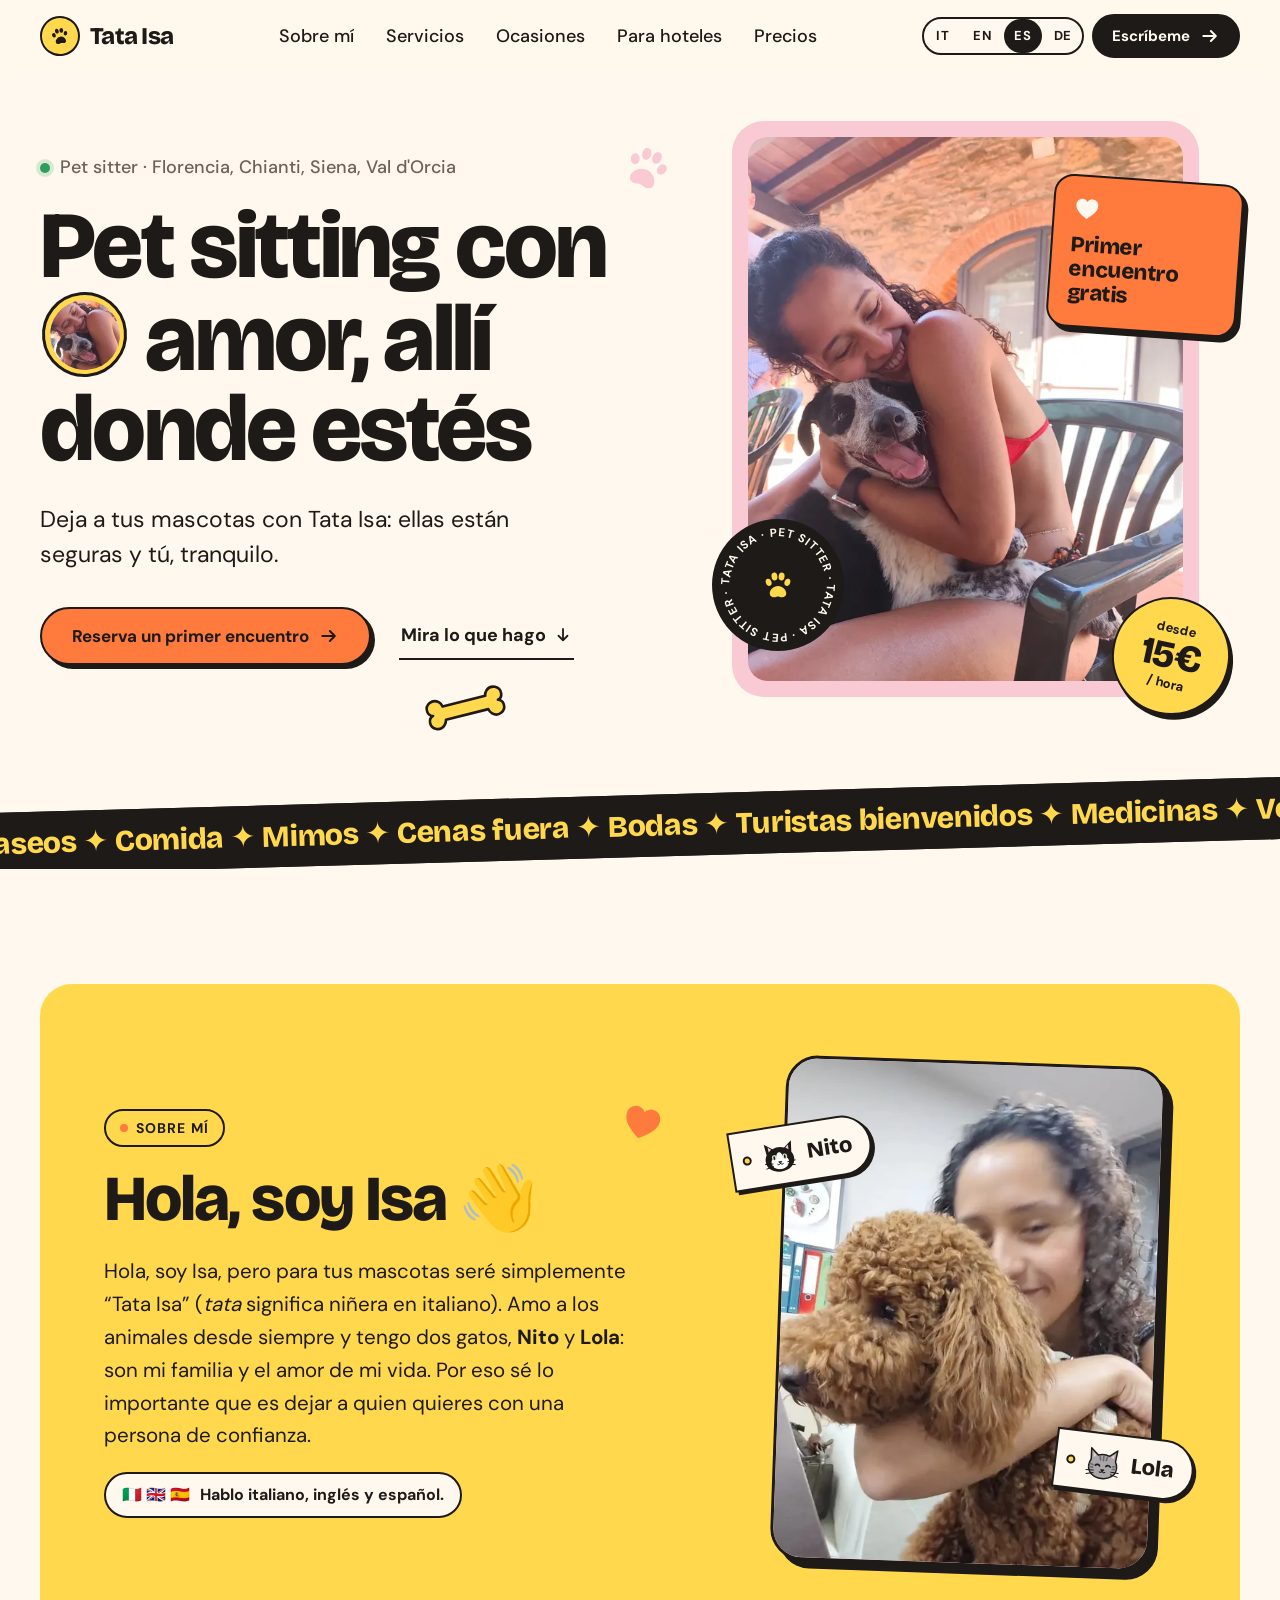
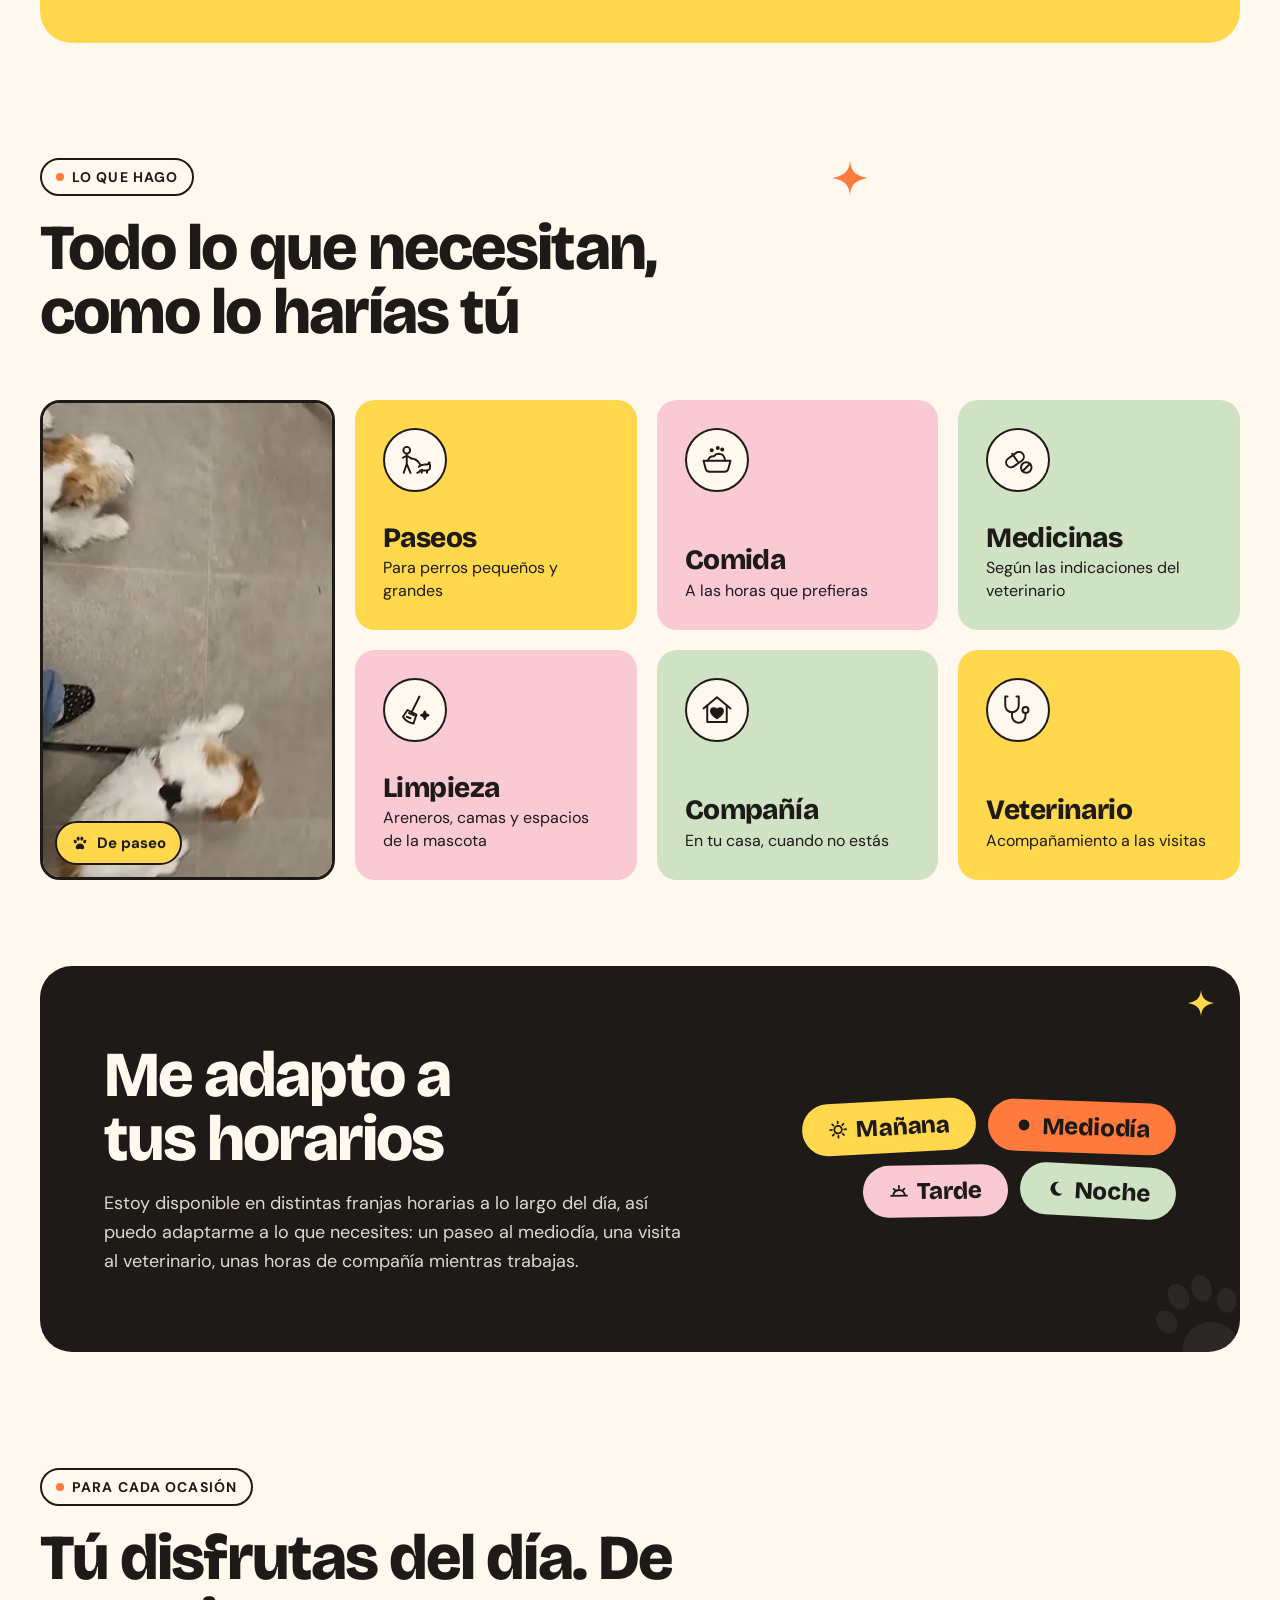
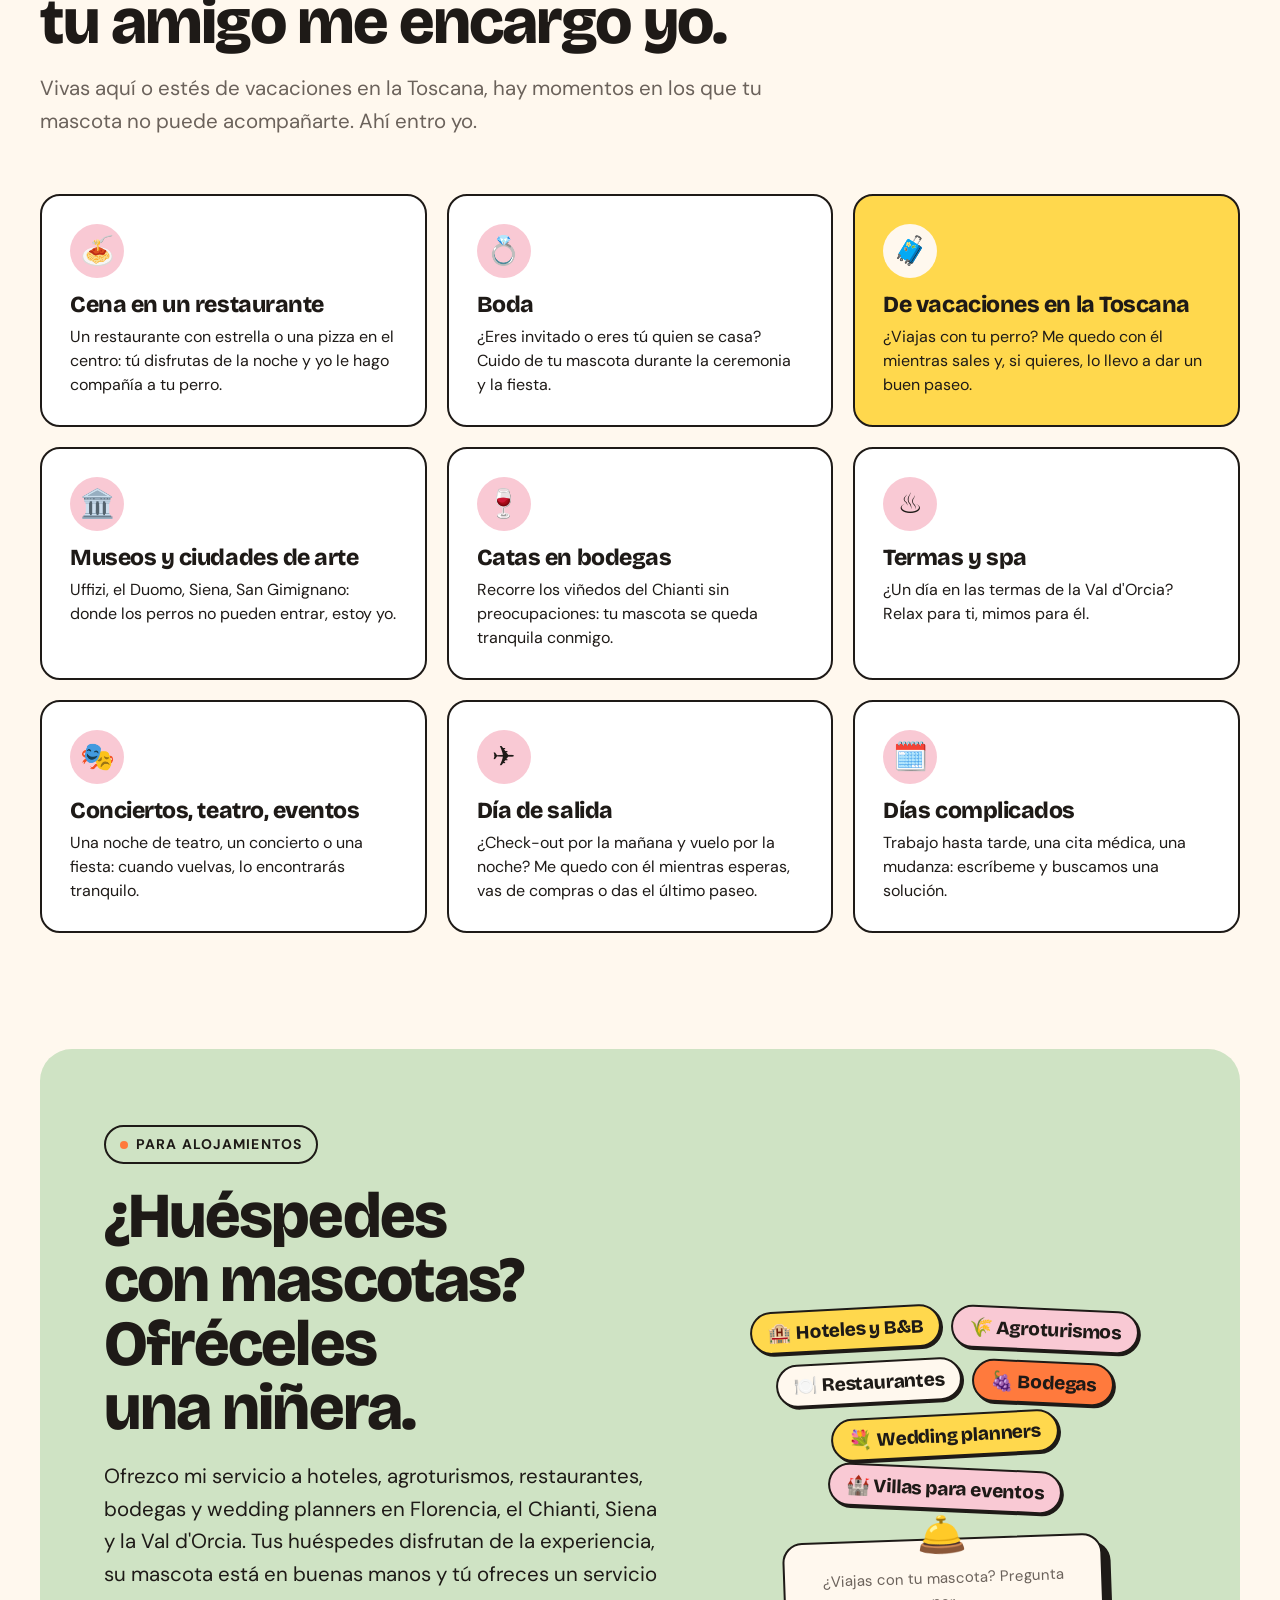
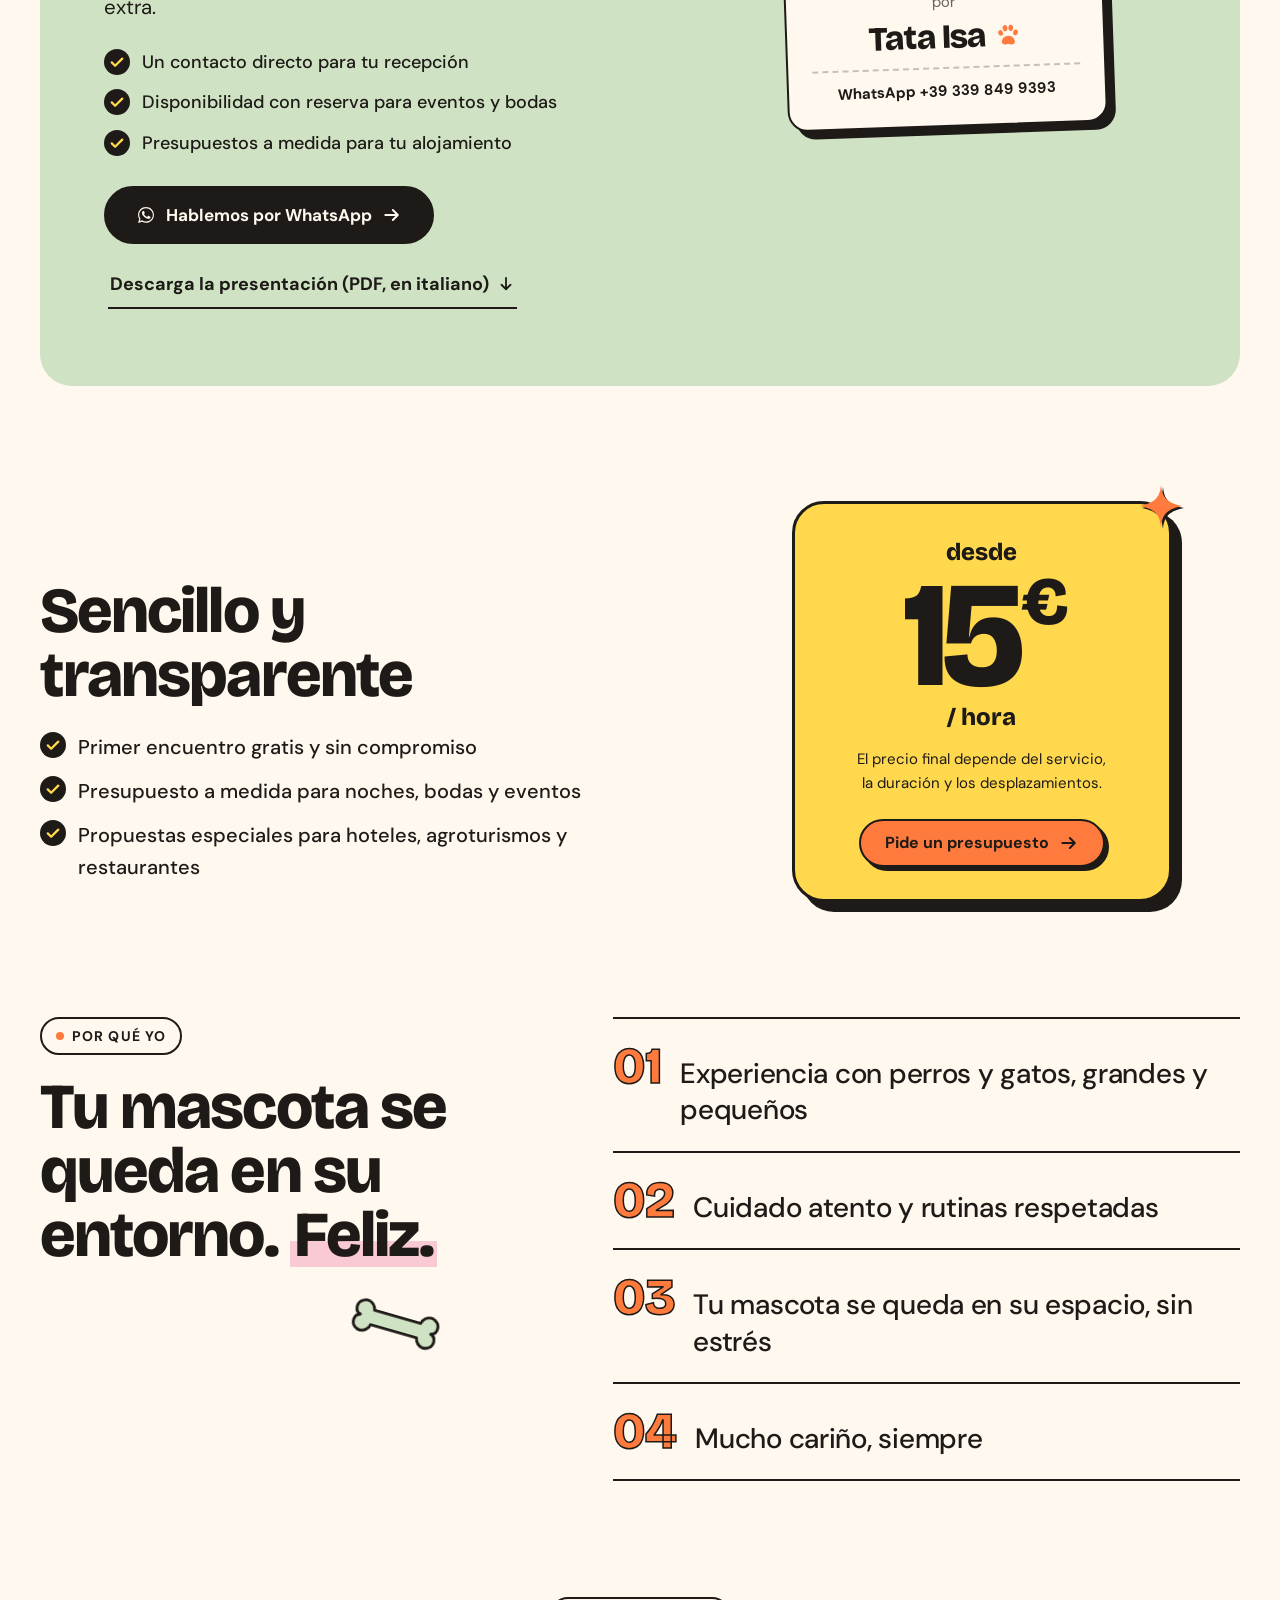
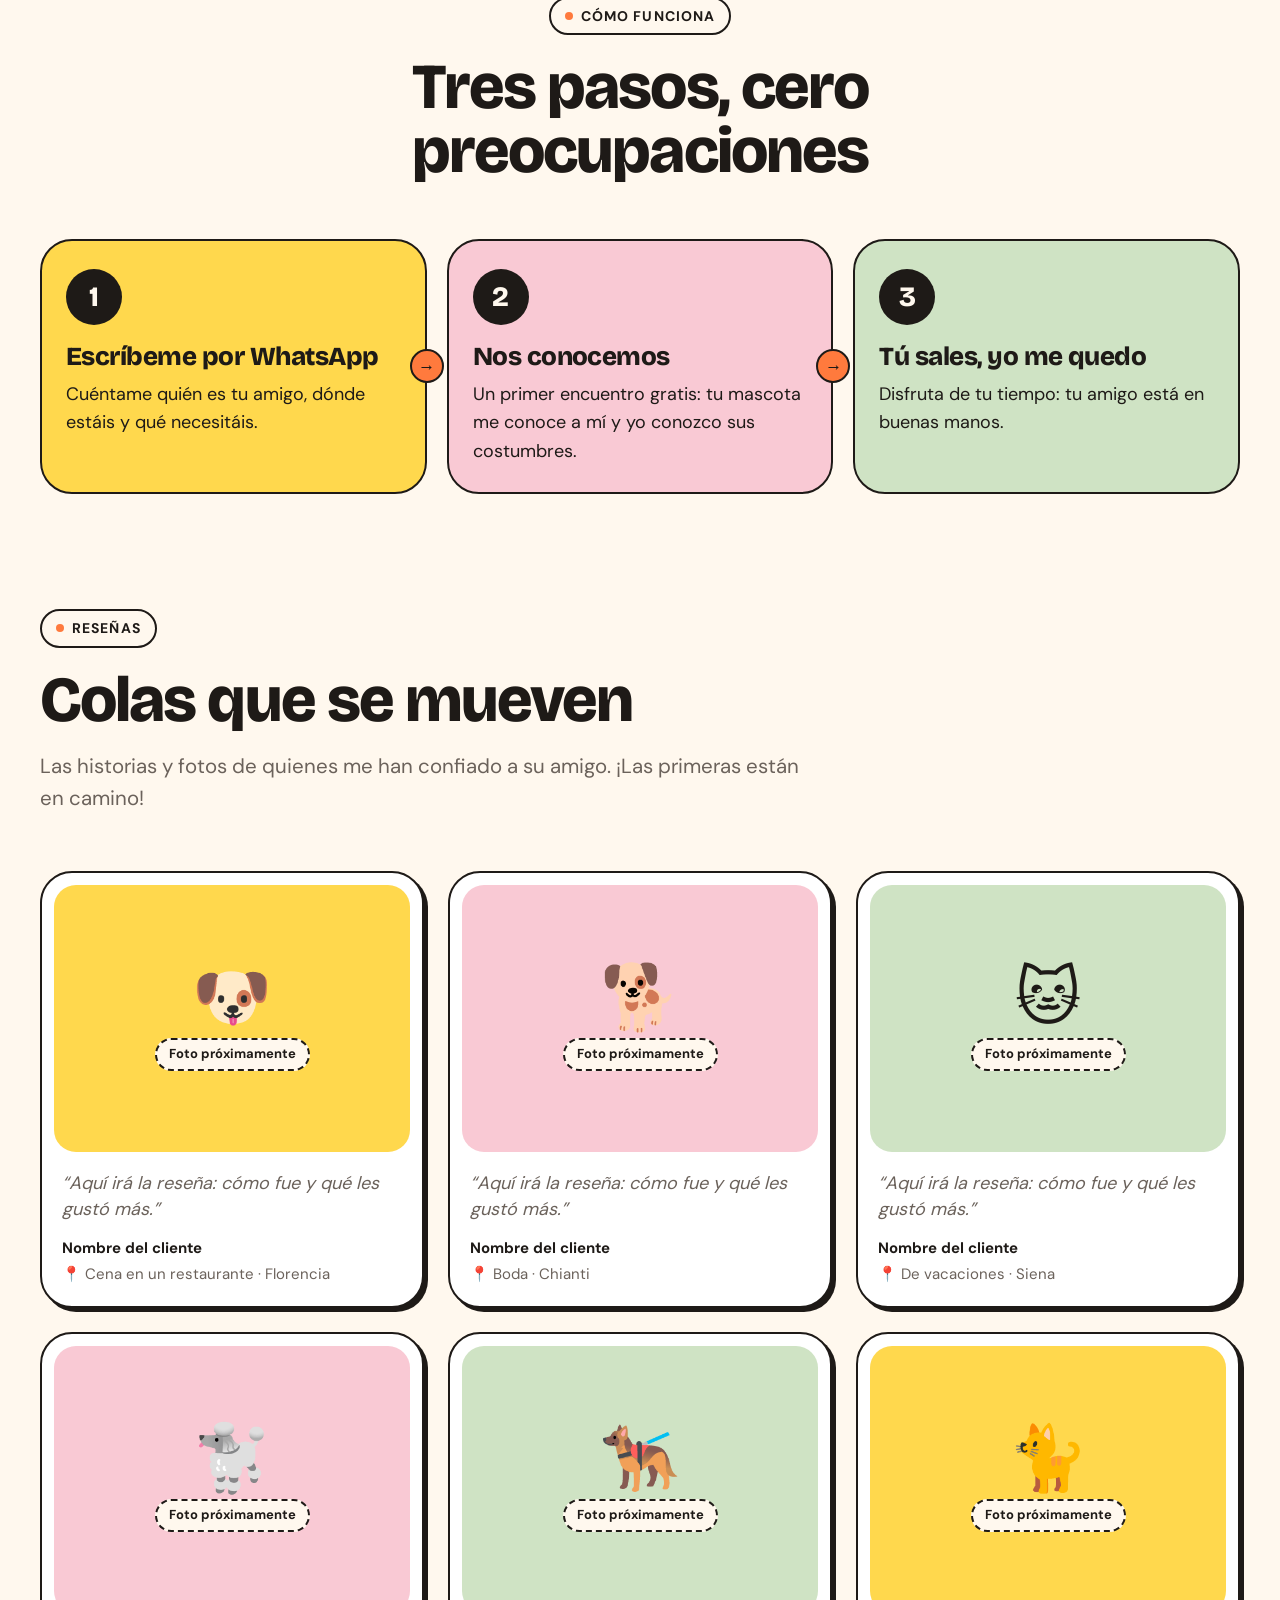
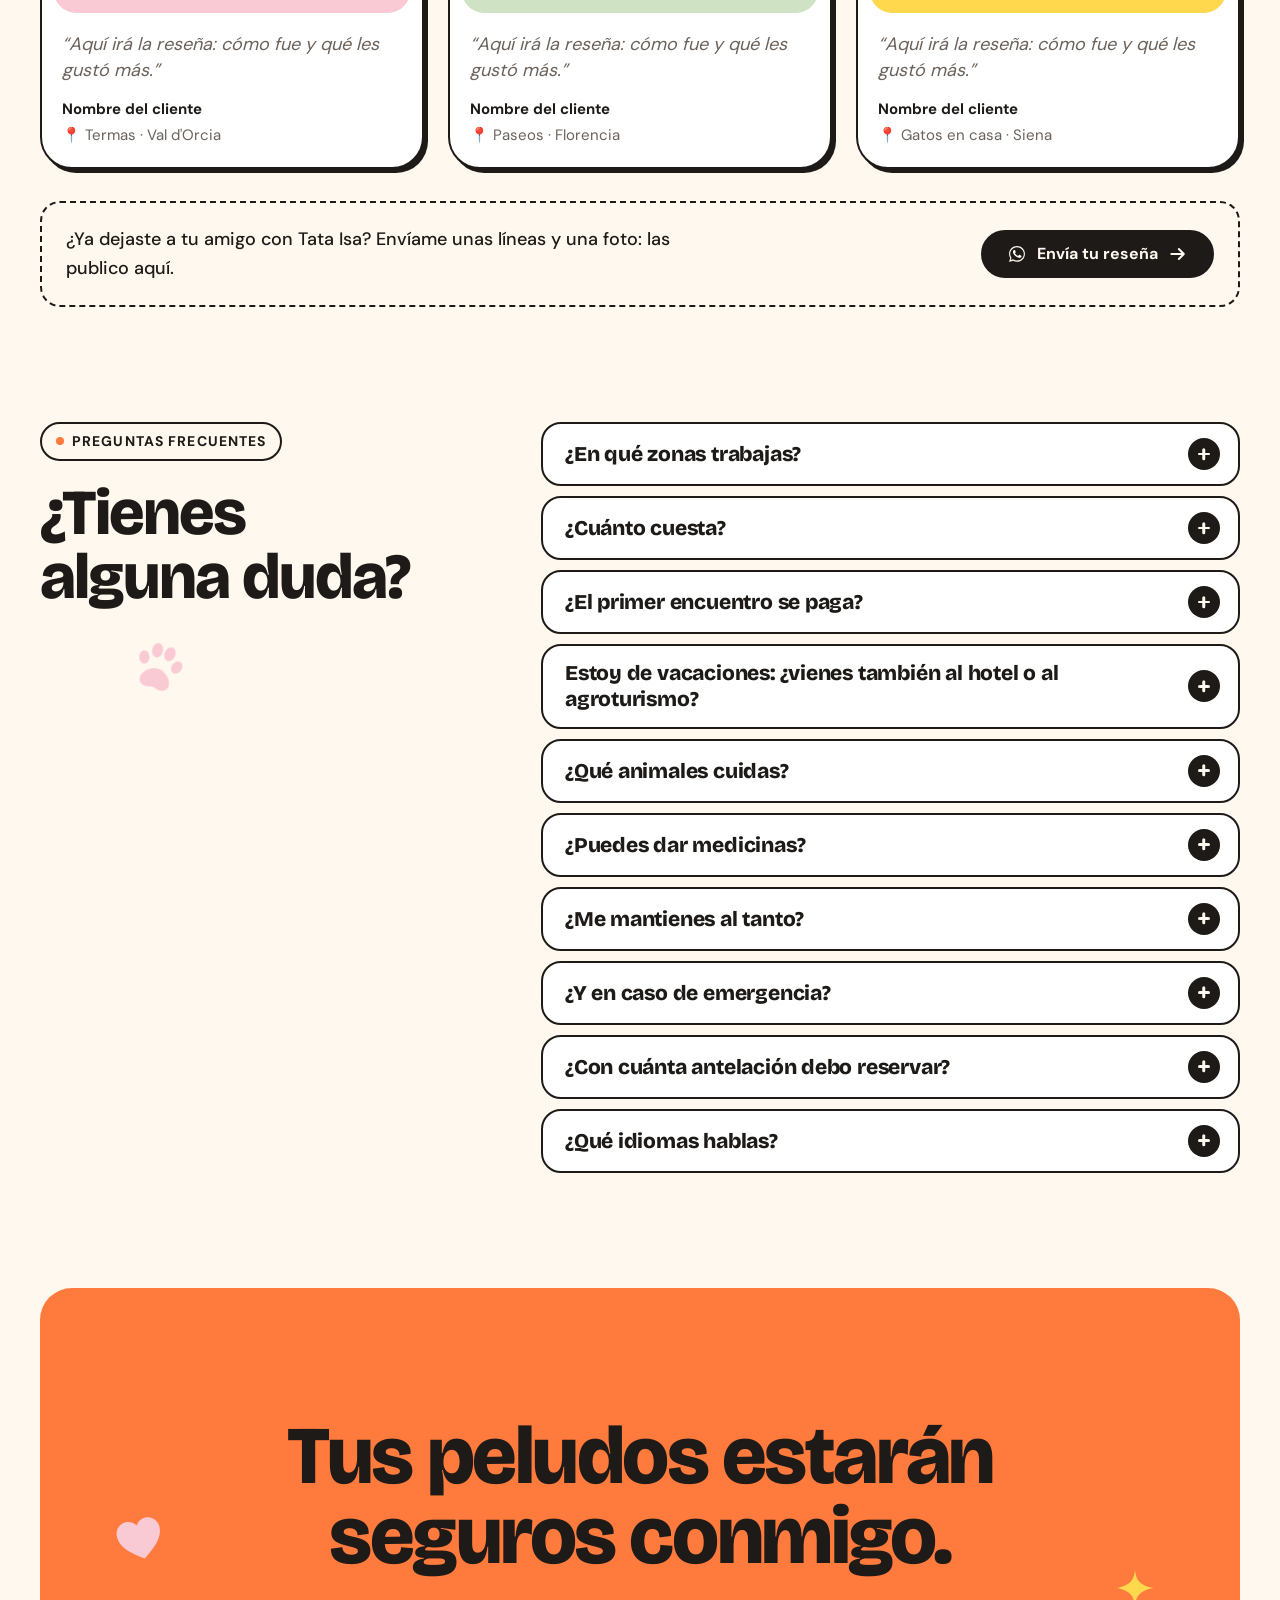
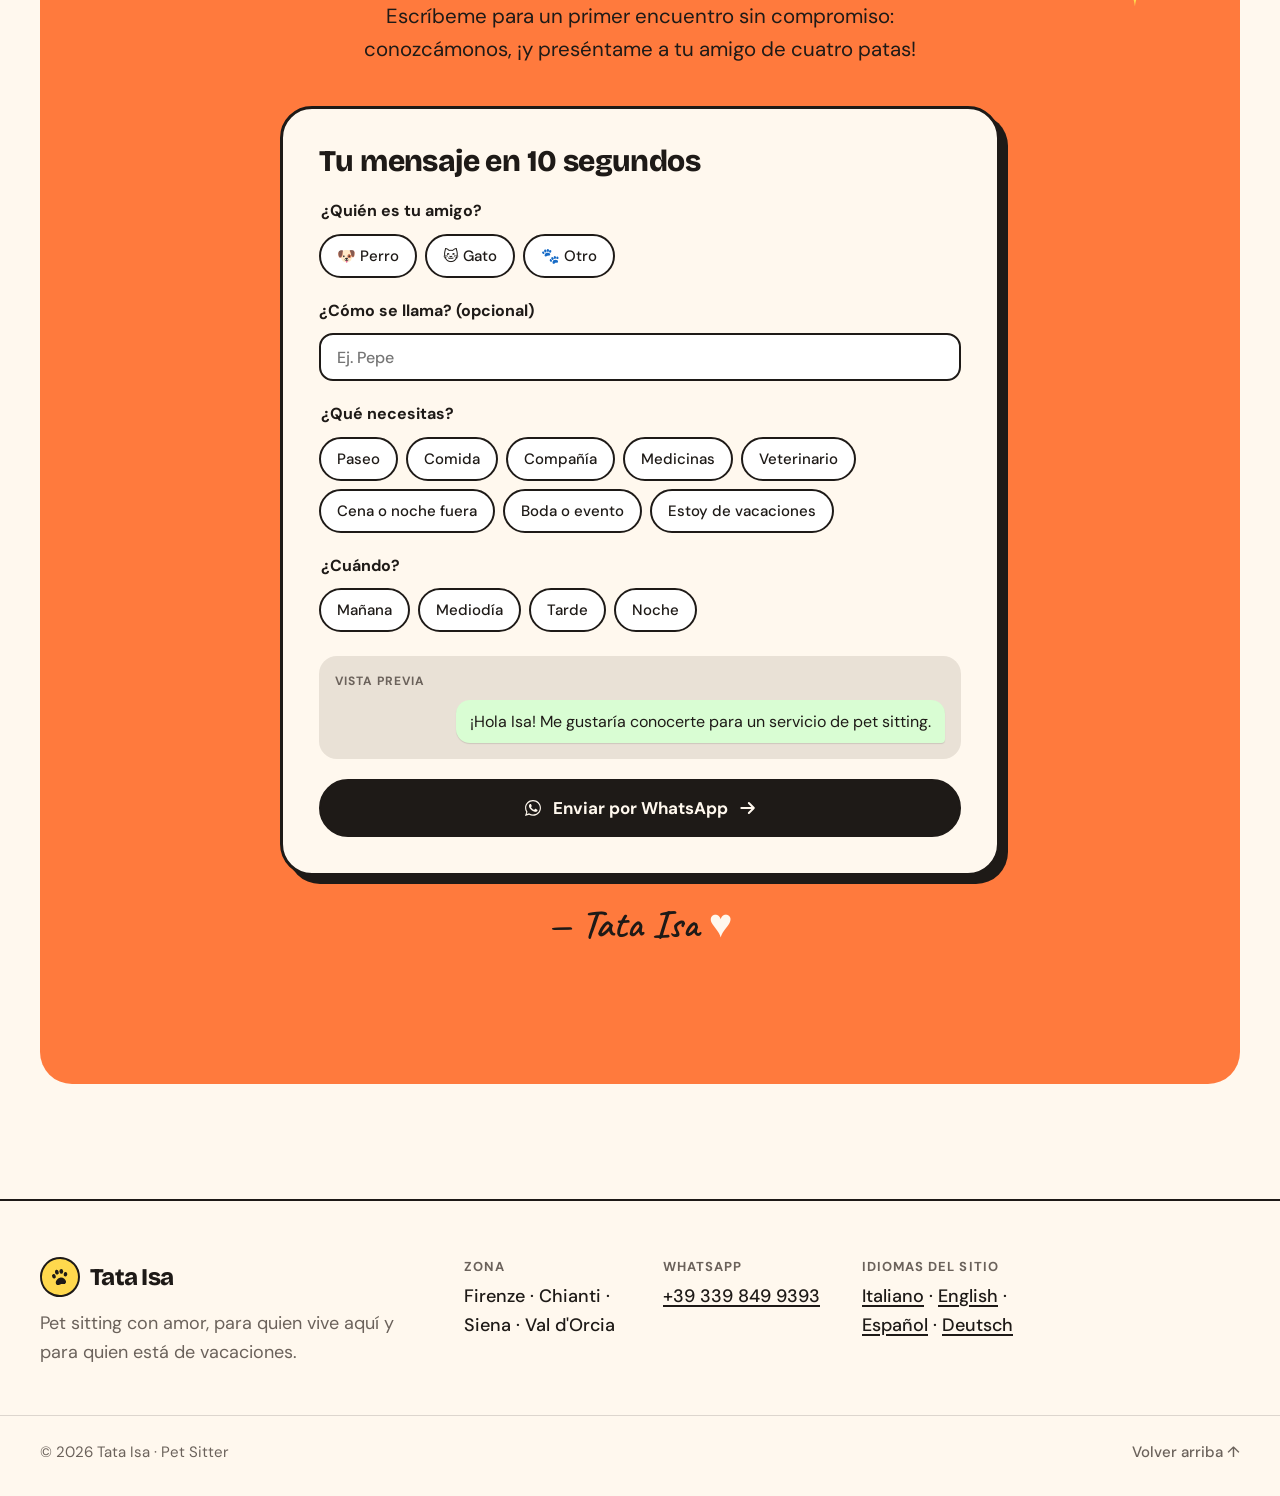
<file: es/index.html>
<!doctype html>
<!-- File generato da build.py: modifica src/template.html e src/content.py, poi esegui `python3 build.py` -->
<html lang="es">
<head>
  <meta charset="utf-8">
  <meta name="viewport" content="width=device-width, initial-scale=1">
  <title>Tata Isa · Cuidadora de mascotas en Florencia, Chianti, Siena y Val d'Orcia</title>
  <meta name="description" content="Cuidado de mascotas a domicilio y para turistas en Florencia, Chianti, Siena y Val d'Orcia: paseos, comida, compañía, cenas, bodas y eventos. Desde 15 €/hora, primer encuentro gratis.">
  <meta name="theme-color" content="#FFF8EE">
  <link rel="canonical" href="https://andreagalanti91.github.io/isa/es/">
  <link rel="alternate" hreflang="it" href="https://andreagalanti91.github.io/isa/">
  <link rel="alternate" hreflang="en" href="https://andreagalanti91.github.io/isa/en/">
  <link rel="alternate" hreflang="de" href="https://andreagalanti91.github.io/isa/de/">
  <link rel="alternate" hreflang="es" href="https://andreagalanti91.github.io/isa/es/">
  <link rel="alternate" hreflang="x-default" href="https://andreagalanti91.github.io/isa/">

  <meta property="og:type" content="website">
  <meta property="og:locale" content="es_ES">
  <meta property="og:url" content="https://andreagalanti91.github.io/isa/es/">
  <meta property="og:title" content="Tata Isa · Cuidadora de mascotas en Florencia, Chianti, Siena y Val d'Orcia">
  <meta property="og:description" content="Deja a tus mascotas con Tata Isa: ellas están seguras y tú, tranquilo.">
  <meta property="og:image" content="https://andreagalanti91.github.io/isa/assets/og-isa.jpg">
  <meta property="og:image:width" content="1200">
  <meta property="og:image:height" content="630">
  <meta name="twitter:card" content="summary_large_image">

  <link rel="icon" href="data:image/svg+xml,%3Csvg xmlns='http://www.w3.org/2000/svg' viewBox='0 0 64 64'%3E%3Ccircle cx='32' cy='32' r='32' fill='%23FFD84D'/%3E%3Cg fill='%231E1A17'%3E%3Cellipse cx='32' cy='40' rx='11' ry='9'/%3E%3Cellipse cx='19' cy='27' rx='5' ry='6'/%3E%3Cellipse cx='27' cy='19' rx='5' ry='6.5'/%3E%3Cellipse cx='37' cy='19' rx='5' ry='6.5'/%3E%3Cellipse cx='45' cy='27' rx='5' ry='6'/%3E%3C/g%3E%3C/svg%3E">

  <link rel="preload" href="../assets/fonts/bricolage-grotesque.woff2" as="font" type="font/woff2" crossorigin>
  <link rel="preload" href="../assets/fonts/dm-sans.woff2" as="font" type="font/woff2" crossorigin>

  <link rel="preload" as="image" type="image/webp"
        imagesrcset="../assets/isa-hero-450.webp 450w, ../assets/isa-hero-600.webp 600w, ../assets/isa-hero-900.webp 900w, ../assets/isa-hero-1200.webp 1200w"
        imagesizes="(min-width: 960px) 480px, 80vw">
  <style>:root{--cream: #FFF8EE;--ink: #1E1A17;--butter: #FFD84D;--blush: #F9C9D4;--tangerine: #FF7A3D;--sage: #CFE3C4;--muted: #6B625B;--radius-lg: 32px;--radius-md: 20px;--radius-pill: 999px;--font-title: "Bricolage Grotesque","Bricolage Fallback",system-ui,sans-serif;--font-body: "DM Sans","DM Sans Fallback",system-ui,-apple-system,"Segoe UI",sans-serif;--font-hand: "Caveat","Comic Sans MS",cursive;--gutter: 16px;--section-y: clamp(64px,9vw,128px);--shadow-soft: 0 10px 24px -10px rgba(30,26,23,.35);--ease: cubic-bezier(.2,.7,.2,1)}@media (min-width: 640px){:root{--gutter: 24px}}@media (min-width: 1024px){:root{--gutter: 40px}}@font-face{font-family: "Bricolage Grotesque";font-style: normal;font-weight: 700 800;font-stretch: 100%;font-display: optional;src: url(../assets/fonts/bricolage-grotesque.woff2) format("woff2");unicode-range: U+0000-00FF,U+0131,U+0152-0153,U+02BB-02BC,U+02C6,U+02DA,U+02DC,U+0304,U+0308,U+0329,U+2000-206F,U+20AC,U+2122,U+2191,U+2193,U+2212,U+2215,U+FEFF,U+FFFD}@font-face{font-family: "DM Sans";font-style: normal;font-weight: 400 700;font-display: optional;src: url(../assets/fonts/dm-sans.woff2) format("woff2");unicode-range: U+0000-00FF,U+0131,U+0152-0153,U+02BB-02BC,U+02C6,U+02DA,U+02DC,U+0304,U+0308,U+0329,U+2000-206F,U+20AC,U+2122,U+2191,U+2193,U+2212,U+2215,U+FEFF,U+FFFD}@font-face{font-family: "Caveat";font-style: normal;font-weight: 600;font-display: swap;src: url(../assets/fonts/caveat-600.woff2) format("woff2");unicode-range: U+0000-00FF,U+0131,U+0152-0153,U+02BB-02BC,U+02C6,U+02DA,U+02DC,U+0304,U+0308,U+0329,U+2000-206F,U+20AC,U+2122,U+2191,U+2193,U+2212,U+2215,U+FEFF,U+FFFD}@font-face{font-family: "Bricolage Fallback";src: local("Arial Bold"),local("Arial-BoldMT"),local("Liberation Sans Bold"),local("Arial");font-weight: 700 800;size-adjust: 92%}@font-face{font-family: "DM Sans Fallback";src: local("Arial"),local("ArialMT"),local("Liberation Sans");font-weight: 400 500;size-adjust: 91.4%}@font-face{font-family: "DM Sans Fallback";src: local("Arial Bold"),local("Arial-BoldMT"),local("Liberation Sans Bold");font-weight: 600 800;size-adjust: 91.9%}*,*::before,*::after{box-sizing: border-box}html{scroll-behavior: smooth;scroll-padding-top: 88px;-webkit-text-size-adjust: 100%}body{margin: 0;background: var(--cream);color: var(--ink);font: 400 17px/1.6 var(--font-body);-webkit-font-smoothing: antialiased;overflow-x: hidden}@supports (overflow: clip){html,body{overflow-x: clip}}@media (min-width: 1024px){body{font-size: 18px}}img,video,svg{display: block;max-width: 100%}picture{display: contents}a{color: inherit}h1,h2,h3,p,ul,ol,dl,dd,figure{margin: 0}ul[role="list"],ol[role="list"]{list-style: none;padding: 0}strong{font-weight: 700}:focus-visible{outline: 3px solid var(--ink);outline-offset: 3px;border-radius: 6px}.block-ink :focus-visible{outline-color: var(--butter)}.sr-only{position: absolute;width: 1px;height: 1px;padding: 0;margin: -1px;overflow: hidden;clip: rect(0 0 0 0);white-space: nowrap;border: 0}.skip-link{position: absolute;left: 16px;top: -60px;z-index: 100;background: var(--ink);color: var(--cream);padding: 10px 16px;border-radius: var(--radius-pill);text-decoration: none;font-weight: 700}.skip-link:focus{top: 12px}.container{width: 100%;max-width: 1280px;margin-inline: auto;padding-inline: var(--gutter)}.hero-title,.h2,h3,.logo-word,.why-num{font-family: var(--font-title);font-optical-sizing: auto}.hero-title{font-size: clamp(48px,9vw,120px);font-weight: 800;line-height: .95;letter-spacing: -.028em}.h2{font-size: clamp(36px,5vw,64px);font-weight: 800;line-height: 1;letter-spacing: -.03em;text-wrap: balance}.label{display: inline-flex;align-items: center;gap: 8px;font-size: 14px;font-weight: 700;letter-spacing: .08em;text-transform: uppercase;padding: 6px 14px;border: 2px solid var(--ink);border-radius: var(--radius-pill);margin-bottom: 20px}.label::before{content: "";width: 8px;height: 8px;border-radius: 50%;background: var(--tangerine)}.lead{font-size: clamp(18px,1.6vw,21px);line-height: 1.6}.btn{display: inline-flex;align-items: center;justify-content: center;gap: 10px;min-height: 48px;padding: 12px 24px;border: 2px solid var(--ink);border-radius: var(--radius-pill);font: 700 16px/1.2 var(--font-body);text-decoration: none;transition: transform .2s var(--ease),box-shadow .2s var(--ease),background-color .2s;will-change: transform}.btn .ico{width: 20px;height: 20px;flex: none;transition: transform .2s var(--ease)}.btn:hover{transform: translateY(-2px);box-shadow: var(--shadow-soft)}.btn:hover .ico:last-child{transform: translateX(3px)}.btn:active{transform: translateY(0);box-shadow: none}.btn-sm{min-height: 44px;padding: 8px 18px;font-size: 15px}.btn-lg{min-height: 58px;padding: 14px 30px;font-size: 17px}.btn-ink{background: var(--ink);color: var(--cream)}.btn-tangerine{background: var(--tangerine);color: var(--ink);box-shadow: 4px 4px 0 var(--ink)}.btn-tangerine:hover{box-shadow: 4px 6px 0 var(--ink),var(--shadow-soft)}.btn-outline{background: transparent;color: var(--ink)}.btn-outline:hover{background: var(--cream)}.link-arrow{display: inline-flex;align-items: center;gap: 8px;font-weight: 700;text-decoration: none;padding: 8px 2px;border-bottom: 2px solid currentColor}.link-arrow .ico{width: 18px;height: 18px;transition: transform .2s var(--ease)}.link-arrow:hover .ico{transform: translateY(3px)}.deco{position: absolute;pointer-events: none}.site-header{position: sticky;top: 0;z-index: 50;background: rgba(255,248,238,.78);-webkit-backdrop-filter: blur(14px) saturate(1.4);backdrop-filter: blur(14px) saturate(1.4);border-bottom: 1px solid transparent;transition: border-color .2s}.site-header.is-scrolled{border-bottom-color: rgba(30,26,23,.08)}.header-inner{display: flex;align-items: center;justify-content: space-between;gap: 16px;height: 72px}.logo{display: inline-flex;align-items: center;gap: 10px;text-decoration: none}.logo-mark{display: grid;place-items: center;width: 40px;height: 40px;border-radius: 50%;background: var(--butter);border: 2px solid var(--ink);transform: rotate(-10deg);transition: transform .3s var(--ease)}.logo:hover .logo-mark{transform: rotate(10deg)}.logo-mark svg{width: 22px;height: 22px}.logo-word{font-size: 24px;font-weight: 800;letter-spacing: -.03em}.main-nav ul{display: flex;gap: 4px;list-style: none;padding: 0;margin: 0}.main-nav a:not(.btn){display: block;padding: 8px 14px;border-radius: var(--radius-pill);font-weight: 500;text-decoration: none;transition: background-color .2s}.main-nav a:not(.btn):hover{background: rgba(30,26,23,.07)}.nav-cta-mobile{display: none}.header-actions{display: flex;align-items: center;gap: 8px}.menu-toggle{display: none;width: 48px;height: 48px;border-radius: 50%;border: 2px solid var(--ink);background: var(--butter);color: var(--ink);cursor: pointer;place-items: center}.menu-bars{display: grid;gap: 6px;width: 20px}.menu-bars span{display: block;height: 2.5px;background: currentColor;border-radius: 2px;transition: transform .25s var(--ease)}.menu-toggle[aria-expanded="true"] .menu-bars span:first-child{transform: translateY(4.25px) rotate(45deg)}.menu-toggle[aria-expanded="true"] .menu-bars span:last-child{transform: translateY(-4.25px) rotate(-45deg)}@media (max-width: 1099px){.menu-toggle{display: grid}.header-cta{display: none}.main-nav{position: absolute;top: 100%;left: 0;right: 0;background: var(--cream);border-bottom: 2px solid var(--ink);padding: 12px var(--gutter) 24px;display: none}.main-nav.is-open{display: block;animation: navIn .25s var(--ease)}.main-nav ul{flex-direction: column;gap: 0}.main-nav a:not(.btn){font-family: var(--font-title);font-size: 30px;font-weight: 800;letter-spacing: -.02em;padding: 10px 0;border-radius: 0;border-bottom: 1px solid rgba(30,26,23,.12)}.main-nav a:not(.btn):hover{background: none}.nav-cta-mobile{display: inline-flex;margin-top: 20px;width: 100%}}@keyframes navIn{from{opacity: 0;transform: translateY(-8px)}}.hero{padding-block: 24px calc(var(--section-y) * .4)}.hero-grid{display: grid;gap: 48px;align-items: center}.hero-copy{position: relative}.eyebrow{display: inline-flex;align-items: center;gap: 10px;font-weight: 500;color: var(--muted);margin-bottom: 20px}.eyebrow .dot{width: 10px;height: 10px;border-radius: 50%;background: #2F9E5B;box-shadow: 0 0 0 4px rgba(47,158,91,.18)}.title-face{display: inline-block;width: .9em;height: .9em;vertical-align: -.08em;margin-inline: .02em;border-radius: 50%;background: var(--butter);border: 3px solid var(--ink);padding: .05em;transform: rotate(-6deg)}.title-face img{width: 100%;height: 100%;object-fit: cover;border-radius: 50%}.hero-sub{margin-top: 28px;max-width: 32ch;font-size: clamp(19px,1.8vw,23px);line-height: 1.5}.hero-ctas{display: flex;flex-wrap: wrap;align-items: center;gap: 16px 28px;margin-top: 36px}.hero-visual{position: relative;margin-inline: auto;width: 100%;max-width: 520px}.hero-photo{display: block;width: 92%;border: 0;font: inherit;cursor: pointer;position: relative;background: var(--blush);border-radius: var(--radius-lg);padding: 16px;margin-right: 8%}.hero-photo img{width: 100%;height: auto;aspect-ratio: 4 / 5;object-fit: cover;object-position: 50% 40%;border-radius: calc(var(--radius-lg) - 12px)}.hero-card{position: absolute;right: 0;top: 10%;display: flex;flex-direction: column;gap: 10px;width: 44%;max-width: 190px;padding: 18px 18px 20px;background: var(--tangerine);color: var(--ink);border: 2px solid var(--ink);border-radius: var(--radius-md);font: 800 clamp(18px,2vw,22px)/1.1 var(--font-title);letter-spacing: -.02em;transform: rotate(4deg);box-shadow: 5px 5px 0 var(--ink)}.hero-card .ico{width: 28px;height: 28px;color: var(--cream)}.badge-rotate{position: absolute;left: -4%;bottom: 8%;width: clamp(104px,26%,140px);aspect-ratio: 1}.badge-rotate svg{width: 100%;height: 100%;overflow: visible}.badge-rotate text{fill: var(--cream);font: 700 10.5px var(--font-body);letter-spacing: .14em}.badge-text{transform-origin: 60px 60px;animation: spin 14s linear infinite}@keyframes spin{to{transform: rotate(360deg)}}.deco-hero-paw{width: 54px;height: 54px;color: var(--blush);right: 4%;top: -12px;transform: rotate(22deg)}.deco-hero-bone{display: none;width: 84px;height: 42px;color: var(--butter);left: 58%;bottom: -64px;transform: rotate(-14deg)}.deco-hero-star{width: 46px;height: 46px;color: var(--butter);right: -4px;bottom: 4%;transform: rotate(10deg);filter: drop-shadow(2px 2px 0 var(--ink))}@media (min-width: 960px){.hero{padding-top: 48px}.hero-grid{grid-template-columns: minmax(0,1.3fr) minmax(0,1fr);gap: 32px}.hero-title{font-size: clamp(48px,7.4vw,120px)}.hero-visual{margin-right: 0}.deco-hero-bone{display: block}}@media (min-width: 1440px){.hero-title{font-size: 112px}}.section{padding-block: var(--section-y) 0;position: relative}.section-tight{padding-top: calc(var(--section-y) * .75)}.block{position: relative;border-radius: var(--radius-lg);padding: clamp(32px,6vw,80px) clamp(22px,5vw,72px)}.block-butter{background: var(--butter)}.block-tangerine{background: var(--tangerine)}.block-ink{background: var(--ink);color: var(--cream)}.bg-butter{background: var(--butter)}.bg-blush{background: var(--blush)}.bg-sage{background: var(--sage)}.bg-cream{background: var(--cream)}.bg-tangerine{background: var(--tangerine)}.block-sage{background: var(--sage)}.about{display: grid;gap: 56px;align-items: center}.about-copy{position: relative}.about .h2{margin-bottom: 24px}.about .lead{max-width: 38ch}.wave{display: inline-block;transform-origin: 70% 80%}.is-in .wave,.wave.is-in{animation: wave 2.4s ease-in-out .6s 2}@keyframes wave{0%,60%,100%{transform: rotate(0)}10%,30%{transform: rotate(16deg)}20%,40%{transform: rotate(-8deg)}}.about-media{position: relative;width: 100%;max-width: 380px;margin-inline: auto}.video-frame{border: 3px solid var(--ink);border-radius: var(--radius-lg);overflow: hidden;background: var(--blush);transform: rotate(2deg);box-shadow: 8px 8px 0 var(--ink)}.video-frame video{width: 100%;height: auto;aspect-ratio: 3 / 4;object-fit: cover}.tag{position: absolute;cursor: pointer;display: inline-flex;align-items: center;gap: 8px;padding: 8px 18px 8px 10px;background: var(--cream);color: var(--ink);border: 2px solid var(--ink);border-radius: 12px 999px 999px 12px;font: 800 22px/1 var(--font-title);box-shadow: 3px 3px 0 var(--ink)}.tag::before{content: "";width: 9px;height: 9px;border-radius: 50%;border: 2px solid var(--ink);background: var(--butter);flex: none}.tag-cat{width: 40px;height: 40px}.tag-nito{left: -18px;top: 12%;transform: rotate(-9deg)}.tag-lola{right: -14px;bottom: 14%;transform: rotate(7deg)}.deco-about-heart{width: 44px;height: 44px;color: var(--tangerine);right: 0;top: -8px;transform: rotate(14deg)}@media (min-width: 860px){.about{grid-template-columns: minmax(0,1.25fr) minmax(0,1fr);gap: 64px}.about-media{margin-right: 4%}.tag-nito{left: -48px}.tag-lola{right: -36px}}.section-head{position: relative;max-width: 820px;margin-bottom: clamp(32px,5vw,56px)}.deco-services-star{width: 40px;height: 40px;color: var(--tangerine);right: -10px;top: 0}.services{display: grid;gap: 16px}.service-grid{display: grid;gap: 16px;grid-template-columns: 1fr}.service-card{position: relative;display: grid;grid-template-columns: auto 1fr;column-gap: 18px;align-items: center;padding: 22px;border-radius: var(--radius-md);transition: transform .25s var(--ease)}.service-card:hover{transform: translateY(-4px) rotate(-.6deg)}.service-ico{grid-row: span 2;display: grid;place-items: center;width: 64px;height: 64px;border-radius: 50%;background: var(--cream);border: 2px solid var(--ink)}.service-ico svg{width: 36px;height: 36px}.service-card h3{font-size: 24px;font-weight: 800;letter-spacing: -.02em;line-height: 1.1}.service-card p{color: var(--ink);font-size: 16px;line-height: 1.4;margin-top: 4px}.service-video{position: relative;border-radius: var(--radius-md);overflow: hidden;border: 3px solid var(--ink);background: var(--sage)}.service-video video{width: 100%;height: 100%;aspect-ratio: 4 / 3;object-fit: cover;object-position: 50% 70%}.service-video figcaption{position: absolute;left: 12px;bottom: 12px;display: inline-flex;align-items: center;gap: 8px;padding: 8px 14px;background: var(--butter);border: 2px solid var(--ink);border-radius: var(--radius-pill);font-weight: 700;font-size: 15px}.service-video figcaption .ico{width: 18px;height: 18px}@media (min-width: 640px){.service-grid{grid-template-columns: repeat(2,1fr)}.service-card{display: flex;flex-direction: column;align-items: flex-start;gap: 0;padding: 28px;min-height: 230px}.service-ico{margin-bottom: auto}.service-card h3{margin-top: 28px}.services{grid-template-columns: minmax(0,1fr) minmax(0,2fr)}.service-video video{aspect-ratio: auto}}@media (min-width: 1024px){.services{grid-template-columns: minmax(0,1fr) minmax(0,3fr);gap: 20px}.service-grid{grid-template-columns: repeat(3,1fr);gap: 20px}.service-card h3{font-size: 28px}}.flex-band{display: grid;gap: 32px;align-items: center;overflow: hidden}.flex-band .h2{color: var(--cream);margin-bottom: 18px}.flex-band p{color: rgba(255,248,238,.86);max-width: 52ch}.chips{display: flex;flex-wrap: wrap;gap: 12px}.chip{display: inline-flex;align-items: center;gap: 8px;padding: 12px 22px;border-radius: var(--radius-pill);color: var(--ink);font: 800 20px/1 var(--font-title);letter-spacing: -.01em}.chip svg{width: 20px;height: 20px;flex: none}.chip-butter{background: var(--butter);transform: rotate(-3deg)}.chip-tangerine{background: var(--tangerine);transform: rotate(2deg)}.chip-blush{background: var(--blush);transform: rotate(-1deg)}.chip-sage{background: var(--sage);transform: rotate(3deg)}.deco-flex-star{width: 30px;height: 30px;color: var(--butter);right: 24px;top: 22px}.deco-flex-paw{width: 120px;height: 120px;color: rgba(255,248,238,.06);right: -20px;bottom: -28px;transform: rotate(-20deg)}@media (min-width: 960px){.flex-band{grid-template-columns: minmax(0,1.4fr) minmax(0,1fr);gap: 56px}.chips{justify-content: flex-end}.chip{font-size: 24px;padding: 14px 26px}}.why{display: grid;gap: 40px}.why-head{position: relative}.hl{background: linear-gradient(transparent 58%,var(--blush) 58%,var(--blush) 92%,transparent 92%);padding-inline: .06em}.deco-why-bone{width: 92px;height: 46px;color: var(--sage);right: 8%;bottom: -54px;transform: rotate(16deg)}.why-list{list-style: none;padding: 0;border-top: 2px solid var(--ink)}.why-list li{display: grid;grid-template-columns: auto 1fr;gap: 20px;align-items: baseline;padding: 22px 0;border-bottom: 2px solid var(--ink)}.why-num{font-size: clamp(32px,4vw,52px);font-weight: 800;line-height: 1;color: var(--tangerine);-webkit-text-stroke: 1.5px var(--ink);letter-spacing: -.03em}.why-text{font-size: clamp(20px,2.2vw,28px);font-weight: 500;line-height: 1.3;letter-spacing: -.01em}@media (min-width: 960px){.why{grid-template-columns: minmax(0,1fr) minmax(0,1.25fr);gap: 72px;align-items: start}.why-head{position: sticky;top: 120px}.deco-why-bone{bottom: -80px;right: 20%}}.cta{text-align: center;overflow: hidden;padding-block: clamp(72px,10vw,128px) clamp(96px,11vw,140px)}.cta-title{max-width: 16ch;margin-inline: auto;font-size: clamp(40px,6.4vw,88px);line-height: .98}.cta-text{max-width: 44ch;margin: 24px auto 0;font-size: clamp(18px,1.6vw,21px)}.signature{margin-top: 28px;font: 600 clamp(30px,3.4vw,40px)/1 var(--font-hand);transform: rotate(-3deg)}.signature span{color: var(--cream)}.deco-cta-heart{width: 44px;height: 44px;color: var(--blush);left: 6%;top: 22px;transform: rotate(-14deg)}.deco-cta-star{width: 34px;height: 34px;color: var(--butter);right: 7%;top: 28px}@media (min-width: 860px){.deco-cta-heart{width: 56px;height: 56px;top: 16%}.deco-cta-star{width: 42px;height: 42px;top: 20%}}.paw-trail{position: absolute;inset: auto 4% 18px 4%;height: 44px;pointer-events: none}.paw-trail svg{position: absolute;top: 0;left: calc(var(--i) * 10%);width: 26px;height: 26px;color: var(--ink);opacity: 0;transform: rotate(90deg);animation: pawStep 6s ease-out infinite;animation-delay: calc(var(--i) * .35s)}.paw-trail svg:nth-child(odd){top: 16px}@keyframes pawStep{0%{opacity: 0;transform: rotate(90deg) scale(.6)}4%{opacity: .85;transform: rotate(90deg) scale(1)}45%{opacity: .85}60%,100%{opacity: 0;transform: rotate(90deg) scale(1)}}.site-footer{margin-top: var(--section-y);padding-block: 56px 32px;border-top: 2px solid var(--ink)}.footer-grid{display: grid;gap: 36px}.footer-brand p{margin-top: 12px;color: var(--muted)}.footer-info{display: grid;gap: 20px;grid-template-columns: repeat(2,minmax(0,1fr))}.footer-info dt{font-size: 13px;font-weight: 700;letter-spacing: .08em;text-transform: uppercase;color: var(--muted)}.footer-info dd{margin-top: 4px;font-weight: 500;overflow-wrap: anywhere}.footer-info a{text-decoration-thickness: 1.5px;text-underline-offset: 3px}.footer-bottom{display: flex;flex-wrap: wrap;justify-content: space-between;gap: 12px;margin-top: 48px;padding-top: 24px;border-top: 1px solid rgba(30,26,23,.15);color: var(--muted);font-size: 15px}.to-top{text-decoration: none;font-weight: 500}.to-top:hover{color: var(--ink)}@media (min-width: 860px){.footer-grid{grid-template-columns: 1fr 2fr;align-items: start}.footer-info{grid-template-columns: repeat(4,minmax(0,1fr))}}.wa-float{position: fixed;right: 16px;bottom: calc(16px + env(safe-area-inset-bottom));z-index: 60;display: none;place-items: center;width: 60px;height: 60px;border-radius: 50%;background: #25D366;color: var(--ink);border: 2px solid var(--ink);box-shadow: 3px 3px 0 var(--ink);opacity: 0;transform: translateY(20px) scale(.9);pointer-events: none;transition: opacity .3s var(--ease),transform .3s var(--ease)}.wa-float svg{width: 32px;height: 32px}.wa-float.is-visible{opacity: 1;transform: none;pointer-events: auto}@media (max-width: 859px){.wa-float{display: grid}}.js .reveal{opacity: 0;transform: translateY(16px);transition: opacity .7s var(--ease),transform .7s var(--ease)}.js .reveal.is-in{opacity: 1;transform: none}@media (prefers-reduced-motion: reduce){html{scroll-behavior: auto}*,*::before,*::after{animation: none !important;transition: none !important}.js .reveal{opacity: 1;transform: none}.paw-trail svg{opacity: .6}}.lang-switch{display: flex;gap: 2px;padding: 3px;border: 2px solid var(--ink);border-radius: var(--radius-pill);background: var(--cream)}.lang-switch a{display: grid;place-items: center;min-width: 38px;height: 34px;padding: 0 6px;border-radius: var(--radius-pill);font-size: 13px;font-weight: 700;letter-spacing: .04em;text-decoration: none}.lang-switch a:hover{background: rgba(30,26,23,.08)}.lang-switch a[aria-current="page"]{background: var(--ink);color: var(--cream)}@media (max-width: 400px){.logo-word{font-size: 21px}.lang-switch a{min-width: 34px}}.price-sticker{position: absolute;right: 2%;bottom: -18px;display: grid;place-content: center;text-align: center;width: clamp(92px,24%,118px);aspect-ratio: 1;border-radius: 50%;background: var(--butter);color: var(--ink);border: 2px solid var(--ink);box-shadow: 4px 4px 0 var(--ink);text-decoration: none;transform: rotate(12deg);transition: transform .3s var(--ease);line-height: 1}.price-sticker:hover{transform: rotate(-4deg) scale(1.06)}.ps-from,.ps-unit{font-size: 13px;font-weight: 700}.ps-amount{font: 800 clamp(30px,3vw,38px)/1 var(--font-title);letter-spacing: -.03em;margin: 2px 0}.pop-heart{position: absolute;z-index: 5;pointer-events: none;width: 28px;height: 28px;color: var(--tangerine);animation: popHeart 1.1s var(--ease) forwards}@keyframes popHeart{0%{opacity: 0;transform: translate(-50%,-50%) scale(.4)}20%{opacity: 1;transform: translate(-50%,-80%) scale(1.15)}100%{opacity: 0;transform: translate(calc(-50% + var(--dx,0px)),-260%) scale(.9) rotate(var(--rot,0deg))}}.marquee-wrap{overflow: hidden;padding-block: 12px}.marquee{overflow: hidden;margin-top: clamp(24px,4vw,40px);background: var(--ink);color: var(--butter);border-block: 2px solid var(--ink);transform: rotate(-1.6deg);width: 104%;margin-left: -2%}.marquee-track{display: flex;width: max-content;animation: marquee 32s linear infinite}.marquee-track span{flex: none;padding: 14px 0;padding-right: .4em;font: 800 clamp(20px,2.6vw,30px)/1 var(--font-title);letter-spacing: -.01em;white-space: nowrap}@keyframes marquee{to{transform: translateX(-50%)}}.tag{transition: transform .25s var(--ease)}.tag:hover{transform: rotate(0) scale(1.06)}.tag.is-wiggle{animation: wiggle .6s ease-in-out}@keyframes wiggle{0%,100%{rotate: 0deg}20%{rotate: -10deg}40%{rotate: 8deg}60%{rotate: -6deg}80%{rotate: 4deg}}.say{position: absolute;left: 50%;bottom: calc(100% + 10px);padding: 6px 12px;white-space: nowrap;background: var(--ink);color: var(--cream);border-radius: 14px;font: 600 22px/1 var(--font-hand);pointer-events: none;animation: say 1.4s var(--ease) forwards}.say::after{content: "";position: absolute;left: 50%;top: 100%;margin-left: -6px;border: 6px solid transparent;border-top-color: var(--ink)}@keyframes say{0%{opacity: 0;transform: translate(-50%,6px) scale(.8)}15%,75%{opacity: 1;transform: translate(-50%,0) scale(1)}100%{opacity: 0;transform: translate(-50%,-8px)}}.section-intro{margin-top: 18px;max-width: 56ch;font-size: clamp(18px,1.6vw,21px);color: var(--muted)}.section-head-center{margin-inline: auto;text-align: center}.occasions{display: grid;gap: 14px;grid-template-columns: 1fr}.occ{position: relative;padding: 22px 22px 24px;border: 2px solid var(--ink);border-radius: var(--radius-md);background: #fff;transition: transform .25s var(--ease),box-shadow .25s var(--ease),background-color .25s}.occ:nth-child(3n+1){--tilt: -.8deg}.occ:nth-child(3n+2){--tilt: .6deg}.occ:nth-child(3n){--tilt: -.4deg}.occ:hover{transform: translateY(-4px) rotate(var(--tilt));box-shadow: 5px 5px 0 var(--ink);background: var(--cream)}.occ-hot{background: var(--butter)}.occ-hot:hover{background: var(--butter)}.occ-emoji{display: grid;place-items: center;width: 54px;height: 54px;margin-bottom: 14px;border-radius: 50%;background: var(--blush);font-size: 28px;line-height: 1}.occ-hot .occ-emoji{background: var(--cream)}.occ h3{font-size: 23px;font-weight: 800;letter-spacing: -.02em;line-height: 1.1}.occ p{margin-top: 8px;font-size: 16px;line-height: 1.5}@media (min-width: 640px){.occasions{grid-template-columns: repeat(2,1fr);gap: 18px}}@media (min-width: 1024px){.occasions{grid-template-columns: repeat(3,1fr);gap: 20px}.occ{padding: 28px}}.biz{display: grid;gap: 48px;align-items: center}.biz .h2{margin-bottom: 20px}.biz .lead{max-width: 46ch}.biz .btn{margin-top: 28px}.checklist{list-style: none;padding: 0;margin-top: 24px;display: grid;gap: 12px}.checklist li{display: flex;align-items: flex-start;gap: 12px;font-weight: 500}.checklist svg{flex: none;width: 26px;height: 26px;padding: 4px;margin-top: 1px;border-radius: 50%;background: var(--ink);color: var(--butter)}.biz-visual{position: relative;display: grid;gap: 28px;justify-items: center}.venue-stickers{list-style: none;padding: 0;display: flex;flex-wrap: wrap;justify-content: center;gap: 10px}.venue-stickers li{padding: 10px 16px;border: 2px solid var(--ink);border-radius: var(--radius-pill);font: 800 17px/1 var(--font-title);letter-spacing: -.01em;box-shadow: 2px 2px 0 var(--ink)}.venue-stickers li:nth-child(odd){transform: rotate(-3deg)}.venue-stickers li:nth-child(even){transform: rotate(2.5deg)}.desk-card{position: relative;width: min(100%,320px);padding: 26px 24px 22px;background: var(--cream);border: 2px solid var(--ink);border-radius: var(--radius-md);box-shadow: 8px 8px 0 var(--ink);text-align: center;transform: rotate(-2deg)}.desk-bell{position: absolute;top: -26px;left: 50%;transform: translateX(-50%);font-size: 40px;line-height: 1}.desk-q{font-size: 15px;color: var(--muted)}.desk-a{display: inline-flex;align-items: center;gap: 8px;margin-top: 6px;font: 800 34px/1 var(--font-title);letter-spacing: -.03em}.desk-a svg{width: 28px;height: 28px;color: var(--tangerine)}.desk-n{margin-top: 10px;padding-top: 10px;border-top: 2px dashed rgba(30,26,23,.25);font-weight: 700;font-size: 15px}@media (min-width: 960px){.biz{grid-template-columns: minmax(0,1.2fr) minmax(0,1fr);gap: 56px}.venue-stickers li{font-size: 19px}}.prices{display: grid;gap: 40px;align-items: center}.price-card{position: relative;justify-self: center;width: min(100%,380px);padding: 36px 28px 32px;background: var(--butter);border: 3px solid var(--ink);border-radius: var(--radius-lg);box-shadow: 10px 10px 0 var(--ink);text-align: center;transform: rotate(1.5deg)}.pc-from,.pc-unit{font: 800 24px/1 var(--font-title)}.pc-amount{font: 800 clamp(110px,16vw,150px)/.9 var(--font-title);letter-spacing: -.05em;margin: 4px 0 2px}.pc-amount span{font-size: .45em;vertical-align: .9em;margin-left: .04em}.pc-note{margin: 18px auto 24px;max-width: 26ch;font-size: 15px}.deco-price-star{width: 48px;height: 48px;color: var(--tangerine);top: -22px;right: -16px;filter: drop-shadow(2px 2px 0 var(--ink))}@media (min-width: 960px){.prices{grid-template-columns: minmax(0,1.2fr) minmax(0,1fr);gap: 64px}.price-copy .checklist li{font-size: 20px}}.steps{list-style: none;padding: 0;display: grid;gap: 16px;counter-reset: none}.step{position: relative;padding: 28px 24px 26px;border-radius: var(--radius-lg);border: 2px solid var(--ink)}.step-n{display: grid;place-items: center;width: 56px;height: 56px;margin-bottom: 18px;border-radius: 50%;background: var(--ink);color: var(--cream);font: 800 28px/1 var(--font-title)}.step h3{font-size: 26px;font-weight: 800;letter-spacing: -.02em;line-height: 1.1}.step p{margin-top: 8px}@media (min-width: 860px){.steps{grid-template-columns: repeat(3,1fr);gap: 20px}.step:nth-child(1){transform: rotate(-1.5deg)}.step:nth-child(3){transform: rotate(1.5deg)}.step:not(:last-child)::after{content: "→";position: absolute;right: -19px;top: 50%;z-index: 1;display: grid;place-items: center;width: 34px;height: 34px;margin-top: -17px;border-radius: 50%;background: var(--tangerine);border: 2px solid var(--ink);font-weight: 700}}.reviews{list-style: none;padding: 0;display: grid;gap: 18px;grid-template-columns: 1fr}.review{display: flex;flex-direction: column;background: #fff;border: 2px solid var(--ink);border-radius: var(--radius-lg);padding: 12px 12px 20px;box-shadow: 4px 4px 0 var(--ink)}.review:nth-child(odd){transform: rotate(-.8deg)}.review:nth-child(even){transform: rotate(.8deg)}.rev-photo{position: relative;display: grid;place-items: center;align-content: center;gap: 8px;aspect-ratio: 4 / 3;border-radius: calc(var(--radius-lg) - 10px);overflow: hidden}.rev-photo img{width: 100%;height: 100%;object-fit: cover}.rev-emoji{font-size: 64px;line-height: 1}.rev-soon{padding: 4px 12px;border-radius: var(--radius-pill);background: var(--cream);border: 2px dashed var(--ink);font-size: 13px;font-weight: 700}.rev-quote{margin: 18px 8px 0;font-size: 18px;line-height: 1.45;color: var(--muted);font-style: italic}.rev-who{margin: 14px 8px 0;display: grid;gap: 2px;font-size: 15px}.rev-who span{color: var(--muted)}.rev-cta{display: flex;flex-wrap: wrap;align-items: center;justify-content: space-between;gap: 16px 24px;margin-top: 32px;padding: 22px 24px;border: 2px dashed var(--ink);border-radius: var(--radius-md)}.rev-cta p{max-width: 52ch;font-weight: 500}@media (min-width: 640px){.reviews{grid-template-columns: repeat(2,1fr)}}@media (min-width: 1024px){.reviews{grid-template-columns: repeat(3,1fr);gap: 24px}}.faq-wrap{display: grid;gap: 32px}.faq-head{position: relative}.deco-faq-paw{width: 64px;height: 64px;color: var(--blush);right: 6%;top: 0;transform: rotate(18deg)}.faq-list{display: grid;gap: 10px}.faq-item{border: 2px solid var(--ink);border-radius: var(--radius-md);background: #fff;transition: background-color .2s}.faq-item[open]{background: var(--butter)}.faq-item summary{display: flex;align-items: center;justify-content: space-between;gap: 16px;min-height: 56px;padding: 14px 18px 14px 22px;font: 800 clamp(18px,1.8vw,21px)/1.25 var(--font-title);letter-spacing: -.01em;cursor: pointer;list-style: none}.faq-item summary::-webkit-details-marker{display: none}.faq-icon{position: relative;flex: none;width: 32px;height: 32px;border-radius: 50%;background: var(--ink);transition: transform .25s var(--ease)}.faq-icon::before,.faq-icon::after{content: "";position: absolute;left: 50%;top: 50%;width: 12px;height: 2.5px;margin: -1.25px 0 0 -6px;background: var(--cream);border-radius: 2px}.faq-icon::after{transform: rotate(90deg);transition: transform .25s var(--ease)}.faq-item[open] .faq-icon{transform: rotate(180deg)}.faq-item[open] .faq-icon::after{transform: rotate(0)}.faq-item p{padding: 0 22px 20px;max-width: 64ch}@media (min-width: 960px){.faq-wrap{grid-template-columns: minmax(0,1fr) minmax(0,1.6fr);gap: 64px;align-items: start}.faq-head{position: sticky;top: 120px}.deco-faq-paw{top: auto;bottom: -90px;right: auto;left: 20%}}.langs{display: inline-flex;align-items: center;gap: 10px;margin-top: 20px;padding: 8px 16px;background: var(--cream);border: 2px solid var(--ink);border-radius: var(--radius-pill);font-weight: 700;font-size: 16px}.biz-pdf{margin-top: 18px;margin-left: 4px}.biz .btn + .biz-pdf{display: inline-flex}.composer-note:empty{display: none}.composer-note{margin-top: 4px;font-size: 14px;color: var(--muted)}@media (max-width: 420px){.header-inner{gap: 8px}.lang-switch a{min-width: 30px;height: 32px;padding: 0 4px;font-size: 12px}.logo{gap: 8px}.logo-mark{width: 36px;height: 36px}.logo-word{font-size: 20px}.menu-toggle{width: 44px;height: 44px}}.composer{position: relative;z-index: 1;max-width: 720px;margin: 40px auto 0;padding: clamp(22px,4vw,36px);background: var(--cream);border: 3px solid var(--ink);border-radius: var(--radius-lg);box-shadow: 8px 8px 0 var(--ink);text-align: left}.composer-title{font-size: clamp(24px,3vw,30px);font-weight: 800;letter-spacing: -.02em;line-height: 1.1;margin-bottom: 8px}.composer fieldset{border: 0;padding: 0;margin: 20px 0 0;min-width: 0}.composer legend,.name-field>span{display: block;margin-bottom: 10px;font-weight: 700;font-size: 16px}.pick{display: flex;flex-wrap: wrap;gap: 8px}.pick label{position: relative;cursor: pointer}.pick input{position: absolute;opacity: 0;width: 1px;height: 1px}.pick span{display: inline-flex;align-items: center;gap: 6px;min-height: 44px;padding: 8px 16px;border: 2px solid var(--ink);border-radius: var(--radius-pill);background: #fff;font-weight: 500;font-size: 15px;transition: background-color .15s,transform .15s var(--ease),box-shadow .15s;user-select: none}.pick label:hover span{transform: translateY(-2px)}.pick input:checked + span{background: var(--butter);font-weight: 700;box-shadow: 2px 2px 0 var(--ink)}.pick input:focus-visible + span{outline: 3px solid var(--ink);outline-offset: 3px}.name-field{display: block;margin-top: 20px}.name-field input{width: 100%;min-height: 48px;padding: 10px 16px;border: 2px solid var(--ink);border-radius: 14px;background: #fff;color: var(--ink);font: 500 16px var(--font-body)}.name-field input:focus-visible{outline: 3px solid var(--tangerine);outline-offset: 2px}.bubble-wrap{margin-top: 24px;padding: 16px;border-radius: 18px;background: #E9E1D6}.bubble-label{font-size: 12px;font-weight: 700;letter-spacing: .08em;text-transform: uppercase;color: var(--muted);margin-bottom: 8px}.bubble{position: relative;margin-left: auto;max-width: 92%;width: fit-content;padding: 10px 14px;background: #D9FDD3;color: var(--ink);border-radius: 14px 14px 4px 14px;font-size: 16px;line-height: 1.45;box-shadow: 0 1px 1px rgba(0,0,0,.12);white-space: pre-line}.composer-send{width: 100%;margin-top: 20px}.signature{position: relative;z-index: 1}@media (max-width: 639px){.deco-hero-paw{display: none}.cta{padding-inline: 12px}.composer{padding: 20px 16px;box-shadow: 5px 5px 0 var(--ink)}.btn-lg{padding-inline: 20px;font-size: 16px}.btn .ico:first-child ~ .ico:last-child{display: none}}</style>

  <script type="application/ld+json">
  {
    "@context": "https://schema.org",
    "@type": "LocalBusiness",
    "name": "Tata Isa · Pet Sitter",
    "description": "Cuidado de mascotas a domicilio y para turistas en Florencia, Chianti, Siena y Val d'Orcia: paseos, comida, compañía, cenas, bodas y eventos. Desde 15 €/hora, primer encuentro gratis.",
    "image": "https://andreagalanti91.github.io/isa/assets/og-isa.jpg",
    "url": "https://andreagalanti91.github.io/isa/es/",
    "telephone": "+393398499393",
    "priceRange": "desde 15 € / hora",
    "areaServed": ["Firenze", "Chianti", "Siena", "Val d'Orcia"],
    "address": { "@type": "PostalAddress", "addressRegion": "Toscana", "addressCountry": "IT" },
    "inLanguage": "es",
    "knowsLanguage": ["it", "en", "es"],
    "makesOffer": {
      "@type": "Offer",
      "itemOffered": { "@type": "Service", "name": "Pet sitting" },
      "priceSpecification": { "@type": "UnitPriceSpecification", "minPrice": 15, "priceCurrency": "EUR", "unitCode": "HUR" }
    }
  }
  </script>
  <script type="application/ld+json">{"@context": "https://schema.org", "@type": "FAQPage", "inLanguage": "es", "mainEntity": [{"@type": "Question", "name": "¿En qué zonas trabajas?", "acceptedAnswer": {"@type": "Answer", "text": "Florencia, Chianti, Siena y Val d'Orcia. Si estás en otra zona de la Toscana, escríbeme y vemos si puedo llegar."}}, {"@type": "Question", "name": "¿Cuánto cuesta?", "acceptedAnswer": {"@type": "Answer", "text": "Desde 15 € la hora. El precio final depende del servicio, la duración y los desplazamientos: escríbeme por WhatsApp y te preparo un presupuesto a medida."}}, {"@type": "Question", "name": "¿El primer encuentro se paga?", "acceptedAnswer": {"@type": "Answer", "text": "No, es gratis y sin compromiso. Sirve para conocernos: yo conozco a tu amigo y sus costumbres, y tú me conoces a mí."}}, {"@type": "Question", "name": "Estoy de vacaciones: ¿vienes también al hotel o al agroturismo?", "acceptedAnswer": {"@type": "Answer", "text": "Sí. Antes confirma con el alojamiento que tu mascota puede quedarse en la habitación, y luego acordamos dónde y cuándo."}}, {"@type": "Question", "name": "¿Qué animales cuidas?", "acceptedAnswer": {"@type": "Answer", "text": "Perros y gatos de todos los tamaños y edades. Para otros animales, escríbeme y lo hablamos."}}, {"@type": "Question", "name": "¿Puedes dar medicinas?", "acceptedAnswer": {"@type": "Answer", "text": "Sí, siguiendo las indicaciones de tu veterinario. Déjame siempre las instrucciones por escrito."}}, {"@type": "Question", "name": "¿Me mantienes al tanto?", "acceptedAnswer": {"@type": "Answer", "text": "Claro: te escribo por WhatsApp con mensajes y fotos, así siempre sabes cómo está."}}, {"@type": "Question", "name": "¿Y en caso de emergencia?", "acceptedAnswer": {"@type": "Answer", "text": "Te contacto enseguida y, si hace falta, llevo a tu mascota a tu veterinario o a la clínica veterinaria más cercana."}}, {"@type": "Question", "name": "¿Con cuánta antelación debo reservar?", "acceptedAnswer": {"@type": "Answer", "text": "Cuanto antes, mejor, sobre todo para bodas y eventos. Para peticiones de última hora escríbeme igualmente: si estoy libre, ahí estoy."}}, {"@type": "Question", "name": "¿Qué idiomas hablas?", "acceptedAnswer": {"@type": "Answer", "text": "Italiano, inglés y español, que es mi lengua materna."}}]}</script>
  <script>document.documentElement.classList.add('js')</script>
</head>
<body>
  <!-- Icone e decorazioni disegnate a mano -->
  <svg width="0" height="0" style="position:absolute" aria-hidden="true" focusable="false">
    <symbol id="i-paw" viewBox="0 0 64 64">
      <path fill="currentColor" d="M32 34c-8.5 0-15 7.4-15 13.6 0 4.6 3.6 6.6 7.6 6.6 3 0 4.9-1.4 7.4-1.4s4.4 1.4 7.4 1.4c4 0 7.6-2 7.6-6.6C47 41.4 40.5 34 32 34z"/>
      <ellipse fill="currentColor" cx="15" cy="27" rx="5.2" ry="6.6" transform="rotate(-18 15 27)"/>
      <ellipse fill="currentColor" cx="25.5" cy="16.5" rx="5.4" ry="7.2" transform="rotate(-6 25.5 16.5)"/>
      <ellipse fill="currentColor" cx="38.5" cy="16.5" rx="5.4" ry="7.2" transform="rotate(6 38.5 16.5)"/>
      <ellipse fill="currentColor" cx="49" cy="27" rx="5.2" ry="6.6" transform="rotate(18 49 27)"/>
    </symbol>
    <symbol id="i-heart" viewBox="0 0 64 64">
      <path fill="currentColor" d="M32 55C19 46 7 36.5 7 23.6 7 15.5 13.2 9.5 20.6 9.5c5 0 8.8 2.6 11.4 6.6 2.6-4 6.4-6.6 11.4-6.6C50.8 9.5 57 15.5 57 23.6 57 36.5 45 46 32 55z"/>
    </symbol>
    <symbol id="i-bone" viewBox="0 0 80 40">
      <path fill="currentColor" stroke="#1E1A17" stroke-width="2.5" stroke-linejoin="round" d="M17 8.5c-5.2-4.6-13.4-.6-12.8 6.2.3 3 2.2 4.9 4.5 5.3-2.3.6-4.2 2.6-4.4 5.6-.4 6.8 7.9 10.4 12.8 5.6 1.5-1.4 2.4-3.3 2.6-4.8h41.6c.2 1.5 1.1 3.4 2.6 4.8 4.9 4.8 13.2 1.2 12.8-5.6-.2-3-2.1-5-4.4-5.6 2.3-.4 4.2-2.3 4.5-5.3.6-6.8-7.6-10.8-12.8-6.2-1.5 1.4-2.4 3.4-2.6 4.9H19.6c-.2-1.5-1.1-3.5-2.6-4.9z"/>
    </symbol>
    <symbol id="i-star" viewBox="0 0 64 64">
      <path fill="currentColor" d="M32 4c1.6 13.5 4.6 23.3 28 28-23.4 4.7-26.4 14.5-28 28-1.6-13.5-4.6-23.3-28-28C27.4 27.3 30.4 17.5 32 4z"/>
    </symbol>
    <symbol id="i-arrow" viewBox="0 0 24 24">
      <path fill="none" stroke="currentColor" stroke-width="2.4" stroke-linecap="round" stroke-linejoin="round" d="M4 12h15M13 6l6 6-6 6"/>
    </symbol>
    <symbol id="i-down" viewBox="0 0 24 24">
      <path fill="none" stroke="currentColor" stroke-width="2.4" stroke-linecap="round" stroke-linejoin="round" d="M12 4v15M6 13l6 6 6-6"/>
    </symbol>
    <symbol id="i-check" viewBox="0 0 24 24">
      <path fill="none" stroke="currentColor" stroke-width="3" stroke-linecap="round" stroke-linejoin="round" d="M5 12.5l4.5 4.5L19 7.5"/>
    </symbol>
    <symbol id="i-wa" viewBox="0 0 32 32">
      <path fill="currentColor" d="M16 3.2C9 3.2 3.3 8.8 3.3 15.8c0 2.4.7 4.7 1.9 6.7L3.2 28.8l6.5-2c1.9 1 4.1 1.6 6.3 1.6 7 0 12.7-5.6 12.7-12.6S23 3.2 16 3.2zm0 23c-2 0-4-.6-5.7-1.6l-.4-.2-3.9 1.2 1.2-3.8-.3-.4c-1.2-1.8-1.8-3.8-1.8-5.9C5.1 10 10 5.2 16 5.2S26.9 10 26.9 15.8 22 26.2 16 26.2zm6-7.8c-.3-.2-1.9-1-2.2-1.1-.3-.1-.5-.2-.7.2-.2.3-.8 1-1 1.2-.2.2-.4.2-.7.1-.3-.2-1.4-.5-2.6-1.6-1-.9-1.6-1.9-1.8-2.2-.2-.3 0-.5.1-.7l.5-.6c.2-.2.2-.3.3-.6.1-.2 0-.4 0-.6l-1-2.4c-.3-.6-.5-.5-.7-.5h-.6c-.2 0-.6.1-.9.4-.3.3-1.2 1.1-1.2 2.8s1.2 3.2 1.4 3.5c.2.2 2.4 3.6 5.8 5 .8.4 1.4.6 1.9.7.8.3 1.6.2 2.2.1.7-.1 1.9-.8 2.2-1.5.3-.7.3-1.4.2-1.5-.1-.2-.3-.3-.6-.4z"/>
    </symbol>
    <!-- Nito: bianco e nero (smoking) -->
    <symbol id="cat-nito" viewBox="0 0 64 64">
      <path fill="#1E1A17" d="M10 11l12.5 9.5a24 24 0 0 1 19 0L54 11l-2 18c2 3 3 6.5 3 10 0 12-10.6 19-23 19S9 51 9 39c0-3.5 1-7 3-10z"/>
      <path fill="#FFFFFF" d="M32 27c-3 0-4.5 4-5.5 7-3.5 1-8.5 3-8.5 8 0 8 6.5 12 14 12s14-4 14-12c0-5-5-7-8.5-8-1-3-2.500-7-5.5-7z"/>
      <path fill="#F9C9D4" d="M15.500 17l5 4-4.500 3.500zM48.500 17l-5 4 4.500 3.500z"/>
      <ellipse fill="#CFE3C4" cx="23.500" cy="34.500" rx="3.800" ry="4.300"/><ellipse fill="#CFE3C4" cx="40.500" cy="34.500" rx="3.800" ry="4.300"/>
      <ellipse fill="#1E1A17" cx="23.500" cy="35" rx="1.400" ry="3.200"/><ellipse fill="#1E1A17" cx="40.500" cy="35" rx="1.400" ry="3.200"/>
      <path fill="#F9C9D4" stroke="#1E1A17" stroke-width="1.400" stroke-linejoin="round" d="M29.500 42h5L32 44.800z"/>
      <path fill="none" stroke="#1E1A17" stroke-width="1.500" stroke-linecap="round" d="M32 44.800c-1 2-3.400 2.400-4.600 1M32 44.800c1 2 3.400 2.400 4.600 1M20 44l-12-1M20 48l-11 2.500M44 44l12-1M44 48l11 2.500"/>
    </symbol>
    <!-- Lola: grigia tigrata -->
    <symbol id="cat-lola" viewBox="0 0 64 64">
      <path fill="#A8A6A8" stroke="#1E1A17" stroke-width="2.400" stroke-linejoin="round" d="M11 11l12 10a24 24 0 0 1 18 0l12-10-1.500 18c2 3 3 6.500 3 10 0 12-10.600 19-22.500 19S9.500 51 9.500 39c0-3.500 1-7 3-10z"/>
      <path fill="#F9C9D4" d="M15 17.500l5 4.500-4 3zM49 17.500l-5 4.500 4 3z"/>
      <path fill="none" stroke="#6E6B6E" stroke-width="2.600" stroke-linecap="round" d="M32 22v7M26 23l1.500 5.500M38 23l-1.500 5.500M11.500 36l5 1.500M11 41l5 .5M52.500 36l-5 1.500M53 41l-5 .5"/>
      <path fill="none" stroke="#1E1A17" stroke-width="2.600" stroke-linecap="round" d="M20 38c1.600-2.400 5.400-2.400 7 0M37 38c1.600-2.400 5.400-2.400 7 0"/>
      <path fill="#F9C9D4" stroke="#1E1A17" stroke-width="1.600" stroke-linejoin="round" d="M29.500 44h5L32 46.500z"/>
      <path fill="none" stroke="#1E1A17" stroke-width="1.600" stroke-linecap="round" d="M32 46.500c-1 2-3.400 2.400-4.600 1M32 46.500c1 2 3.400 2.400 4.600 1M18 46l-12 .5M18 50l-11 3M46 46l12 .5M46 50l11 3"/>
    </symbol>
  </svg>

  <a class="skip-link" href="#main">Ir al contenido</a>

  <!-- HEADER -->
  <header class="site-header" id="top">
    <div class="container header-inner">
      <a class="logo" href="#top" aria-label="Tata Isa, volver arriba">
        <span class="logo-mark" aria-hidden="true"><svg><use href="#i-paw"/></svg></span>
        <span class="logo-word">Tata Isa</span>
      </a>

      <nav class="main-nav" id="main-nav" aria-label="Navegación principal">
        <ul>
          <li><a href="#chi-sono">Sobre mí</a></li>
          <li><a href="#cosa-faccio">Servicios</a></li>
          <li><a href="#occasioni">Ocasiones</a></li>
          <li><a href="#strutture">Para hoteles</a></li>
          <li><a href="#prezzi">Precios</a></li>
        </ul>
        <a class="btn btn-ink btn-sm nav-cta-mobile" href="https://wa.me/393398499393?text=Hola%20Isa%2C%20me%20gustar%C3%ADa%20conocerte%20para%20un%20servicio%20de%20pet%20sitting" target="_blank" rel="noopener">
          <svg class="ico" aria-hidden="true"><use href="#i-wa"/></svg> Escríbeme por WhatsApp
        </a>
      </nav>

      <div class="header-actions">
        <ul class="lang-switch" role="list" aria-label="Idioma">
          <li><a href=".././" hreflang="it" lang="it" >IT</a></li>
          <li><a href="../en/" hreflang="en" lang="en" >EN</a></li>
          <li><a href="../es/" hreflang="es" lang="es" aria-current="page">ES</a></li>
          <li><a href="../de/" hreflang="de" lang="de" >DE</a></li>
        </ul>
        <a class="btn btn-ink btn-sm header-cta" href="https://wa.me/393398499393?text=Hola%20Isa%2C%20me%20gustar%C3%ADa%20conocerte%20para%20un%20servicio%20de%20pet%20sitting" target="_blank" rel="noopener">
          Escríbeme <svg class="ico" aria-hidden="true"><use href="#i-arrow"/></svg>
        </a>
        <button class="menu-toggle" type="button" aria-expanded="false" aria-controls="main-nav" data-open="Abrir menú" data-close="Cerrar menú">
          <span class="sr-only">Abrir menú</span>
          <span class="menu-bars" aria-hidden="true"><span></span><span></span></span>
        </button>
      </div>
    </div>
  </header>

  <main id="main">
    <!-- 1. HERO -->
    <section class="hero" id="hero" aria-labelledby="hero-title">
      <div class="container hero-grid">
        <div class="hero-copy">
          <p class="eyebrow"><span class="dot" aria-hidden="true"></span> Pet sitter · Florencia, Chianti, Siena, Val d'Orcia</p>
          <h1 id="hero-title" class="hero-title">
            Pet sitting con
            <span class="title-face" aria-hidden="true">
              <picture>
                <source srcset="../assets/isa-face.webp" type="image/webp">
                <img src="../assets/isa-face.jpg" alt="" width="240" height="240">
              </picture>
            </span>
            amor, allí donde&nbsp;estés
          </h1>
          <p class="hero-sub">Deja a tus mascotas con Tata Isa: ellas están seguras y tú, tranquilo.</p>
          <div class="hero-ctas">
            <a class="btn btn-tangerine btn-lg" href="https://wa.me/393398499393?text=Hola%20Isa%2C%20me%20gustar%C3%ADa%20conocerte%20para%20un%20servicio%20de%20pet%20sitting" target="_blank" rel="noopener">
              Reserva un primer encuentro <svg class="ico" aria-hidden="true"><use href="#i-arrow"/></svg>
            </a>
            <a class="link-arrow" href="#cosa-faccio">Mira lo que hago <svg class="ico" aria-hidden="true"><use href="#i-down"/></svg></a>
          </div>
          <svg class="deco deco-hero-paw" aria-hidden="true"><use href="#i-paw"/></svg>
          <svg class="deco deco-hero-bone" aria-hidden="true"><use href="#i-bone"/></svg>
        </div>

        <div class="hero-visual">
          <button class="hero-photo" type="button" aria-label="Foto de Isa con un perro: toca para enviar un corazón">
            <picture>
              <source type="image/webp" srcset="../assets/isa-hero-450.webp 450w, ../assets/isa-hero-600.webp 600w, ../assets/isa-hero-900.webp 900w, ../assets/isa-hero-1200.webp 1200w" sizes="(min-width: 960px) 480px, 80vw">
              <img src="../assets/isa-hero-900.jpg" srcset="../assets/isa-hero-450.jpg 450w, ../assets/isa-hero-600.jpg 600w, ../assets/isa-hero-900.jpg 900w, ../assets/isa-hero-1200.jpg 1200w" sizes="(min-width: 960px) 480px, 80vw"
                   alt="Isa sonríe y abraza a un perro blanco y negro feliz bajo un pórtico de piedra" width="1200" height="1600" fetchpriority="high">
            </picture>
          </button>
          <div class="hero-card">
            <svg class="ico" aria-hidden="true"><use href="#i-heart"/></svg>
            <span>Primer encuentro<br>gratis</span>
          </div>
          <a class="price-sticker" href="#prezzi">
            <span class="ps-from">desde</span>
            <span class="ps-amount">15€</span>
            <span class="ps-unit">/ hora</span>
          </a>
          <div class="badge-rotate" aria-hidden="true">
            <svg viewBox="0 0 120 120">
              <defs><path id="badge-circle" d="M60 60m-44 0a44 44 0 1 1 88 0a44 44 0 1 1-88 0"/></defs>
              <circle cx="60" cy="60" r="60" fill="#1E1A17"/>
              <g class="badge-text">
                <text><textPath href="#badge-circle" textLength="272">TATA ISA · PET SITTER · TATA ISA · PET SITTER · </textPath></text>
              </g>
              <use href="#i-paw" x="44" y="44" width="32" height="32" color="#FFD84D"/>
            </svg>
          </div>
        </div>
      </div>
    </section>

    <!-- Striscia che scorre -->
    <div class="marquee-wrap" aria-hidden="true">
      <div class="marquee">
        <div class="marquee-track">
          <span>Paseos ✦ Comida ✦ Mimos ✦ Cenas fuera ✦ Bodas ✦ Turistas bienvenidos ✦ Medicinas ✦ Veterinario ✦ </span><span>Paseos ✦ Comida ✦ Mimos ✦ Cenas fuera ✦ Bodas ✦ Turistas bienvenidos ✦ Medicinas ✦ Veterinario ✦ </span>
        </div>
      </div>
    </div>

    <!-- 2. CHI SONO -->
    <section class="section" id="chi-sono" aria-labelledby="chi-title">
      <div class="container">
        <div class="block block-butter about">
          <div class="about-copy">
            <p class="label reveal">Sobre mí</p>
            <h2 id="chi-title" class="h2 reveal">Hola, soy Isa <span class="wave" aria-hidden="true">👋</span></h2>
            <p class="lead reveal">Hola, soy Isa, pero para tus mascotas seré simplemente “Tata Isa” (<em>tata</em> significa niñera en italiano). Amo a los animales desde siempre y tengo dos gatos, <strong>Nito</strong> y <strong>Lola</strong>: son mi familia y el amor de mi vida. Por eso sé lo importante que es dejar a quien quieres con una persona de confianza.</p>
            <p class="langs reveal"><span aria-hidden="true">🇮🇹 🇬🇧 🇪🇸</span> Hablo italiano, inglés y español.</p>
            <svg class="deco deco-about-heart" aria-hidden="true"><use href="#i-heart"/></svg>
          </div>
          <div class="about-media reveal">
            <div class="video-frame">
              <video class="lazy-video" muted loop playsinline preload="none"
                     poster="../assets/video-coccole-poster.webp" width="720" height="960"
                     aria-label="Isa abraza a un caniche rojo">
                <source data-src="../assets/video-coccole.mp4" type="video/mp4">
              </video>
            </div>
            <button class="tag tag-nito" type="button" data-say="¡miau!" aria-label="Nito: ¡miau!">
              <svg class="tag-cat" aria-hidden="true"><use href="#cat-nito"/></svg>
              <span>Nito</span>
            </button>
            <button class="tag tag-lola" type="button" data-say="¡miau!" aria-label="Lola: ¡miau!">
              <svg class="tag-cat" aria-hidden="true"><use href="#cat-lola"/></svg>
              <span>Lola</span>
            </button>
          </div>
        </div>
      </div>
    </section>

    <!-- 3. COSA FACCIO -->
    <section class="section" id="cosa-faccio" aria-labelledby="cosa-title">
      <div class="container">
        <header class="section-head">
          <p class="label reveal">Lo que hago</p>
          <h2 id="cosa-title" class="h2 reveal">Todo lo que necesitan, como lo harías tú</h2>
          <svg class="deco deco-services-star" aria-hidden="true"><use href="#i-star"/></svg>
        </header>

        <div class="services">
          <figure class="service-video reveal">
            <video class="lazy-video" muted loop playsinline preload="none"
                   poster="../assets/video-passeggiata-poster.webp" width="720" height="960"
                   aria-label="Paseo con dos perritos con correa">
              <source data-src="../assets/video-passeggiata.mp4" type="video/mp4">
            </video>
            <figcaption><svg class="ico" aria-hidden="true"><use href="#i-paw"/></svg> De paseo</figcaption>
          </figure>

          <ul class="service-grid" role="list">
            <li class="service-card bg-butter reveal">
              <span class="service-ico" aria-hidden="true">
                <svg viewBox="0 0 48 48"><g fill="none" stroke="currentColor" stroke-width="2.6" stroke-linecap="round" stroke-linejoin="round"><circle cx="13" cy="11" r="4.5"/><path d="M13 16v13l-4 12M13 29l5 12M8 21l5-3 6 4"/><path d="M19 22c6 0 9 3 12 8"/><path d="M29 33c2-2 5-3 8-3h4l2-3 1 4v3c0 2-2 4-4 4h-9c-1 2-2 3-4 3"/><path d="M33 37v4M40 38v3"/></g></svg>
              </span>
              <h3>Paseos</h3>
              <p>Para perros pequeños y grandes</p>
            </li>
            <li class="service-card bg-blush reveal">
              <span class="service-ico" aria-hidden="true">
                <svg viewBox="0 0 48 48"><g fill="none" stroke="currentColor" stroke-width="2.6" stroke-linecap="round" stroke-linejoin="round"><path d="M6 25h36l-3 11c-.6 2.2-2.6 3.6-4.8 3.6H13.8c-2.2 0-4.2-1.4-4.8-3.6z"/><path d="M12 25c1-4 4-6 7-6M20 19c2-3 5-4 8-3M28 16c3 0 6 3 7 9"/><circle cx="17" cy="11" r="1.4" fill="currentColor"/><circle cx="25" cy="8" r="1.4" fill="currentColor"/><circle cx="31" cy="10" r="1.4" fill="currentColor"/></g></svg>
              </span>
              <h3>Comida</h3>
              <p>A las horas que prefieras</p>
            </li>
            <li class="service-card bg-sage reveal">
              <span class="service-ico" aria-hidden="true">
                <svg viewBox="0 0 48 48"><g fill="none" stroke="currentColor" stroke-width="2.6" stroke-linecap="round" stroke-linejoin="round"><rect x="7" y="17" width="26" height="13" rx="6.5" transform="rotate(-35 20 23.5)"/><path d="M16.3 15.8l7.4 10.6"/><circle cx="35" cy="34" r="7"/><path d="M30 39l10-10"/></g></svg>
              </span>
              <h3>Medicinas</h3>
              <p>Según las indicaciones del veterinario</p>
            </li>
            <li class="service-card bg-blush reveal">
              <span class="service-ico" aria-hidden="true">
                <svg viewBox="0 0 48 48"><g fill="none" stroke="currentColor" stroke-width="2.6" stroke-linecap="round" stroke-linejoin="round"><path d="M30 6L20 26"/><path d="M14 24l12 6-4 12c-6-1-11-4-14-9z"/><path d="M13 33l5 2M16 28l7 3"/><path d="M37 26l1.5 3.5L42 31l-3.5 1.5L37 36l-1.5-3.5L32 31l3.5-1.5z" fill="currentColor"/></g></svg>
              </span>
              <h3>Limpieza</h3>
              <p>Areneros, camas y espacios de la mascota</p>
            </li>
            <li class="service-card bg-sage reveal">
              <span class="service-ico" aria-hidden="true">
                <svg viewBox="0 0 48 48"><g fill="none" stroke="currentColor" stroke-width="2.6" stroke-linecap="round" stroke-linejoin="round"><path d="M6 22L24 7l18 15"/><path d="M11 18v22h26V18"/><path d="M24 35c-5-3.4-8-6-8-9.4 0-2.3 1.8-4 3.9-4 1.8 0 3.2 1 4.1 2.6.9-1.6 2.3-2.6 4.1-2.6 2.1 0 3.9 1.7 3.9 4 0 3.4-3 6-8 9.4z" fill="currentColor"/></g></svg>
              </span>
              <h3>Compañía</h3>
              <p>En tu casa, cuando no estás</p>
            </li>
            <li class="service-card bg-butter reveal">
              <span class="service-ico" aria-hidden="true">
                <svg viewBox="0 0 48 48"><g fill="none" stroke="currentColor" stroke-width="2.6" stroke-linecap="round" stroke-linejoin="round"><path d="M10 6H7v12a9 9 0 0 0 18 0V6h-3"/><path d="M16 27v5a9 9 0 0 0 18 0v-4"/><circle cx="34" cy="24" r="4"/></g></svg>
              </span>
              <h3>Veterinario</h3>
              <p>Acompañamiento a las visitas</p>
            </li>
          </ul>
        </div>
      </div>
    </section>

    <!-- 4. FLESSIBILITÀ -->
    <section class="section section-tight" id="orari" aria-labelledby="orari-title">
      <div class="container">
        <div class="block block-ink flex-band">
          <div class="flex-copy">
            <h2 id="orari-title" class="h2 reveal">Me adapto a tus horarios</h2>
            <p class="reveal">Estoy disponible en distintas franjas horarias a lo largo del día, así puedo adaptarme a lo que necesites: un paseo al mediodía, una visita al veterinario, unas horas de compañía mientras trabajas.</p>
          </div>
          <ul class="chips reveal" role="list" aria-label="Franjas horarias disponibles">
            <li class="chip chip-butter"><svg viewBox="0 0 24 24" aria-hidden="true"><g fill="none" stroke="currentColor" stroke-width="2.2" stroke-linecap="round"><circle cx="12" cy="12" r="4.5"/><path d="M12 2.5v2M12 19.5v2M2.5 12h2M19.5 12h2M5.3 5.3l1.4 1.4M17.3 17.3l1.4 1.4M5.3 18.7l1.4-1.4M17.3 6.7l1.4-1.4"/></g></svg> Mañana</li>
            <li class="chip chip-tangerine"><svg viewBox="0 0 24 24" aria-hidden="true"><circle cx="12" cy="12" r="6.5" fill="currentColor"/></svg> Mediodía</li>
            <li class="chip chip-blush"><svg viewBox="0 0 24 24" aria-hidden="true"><g fill="none" stroke="currentColor" stroke-width="2.2" stroke-linecap="round"><path d="M5 17a7 7 0 0 1 14 0M2.5 17h19M12 5v2.5M5.6 8.6l1.6 1.6M18.4 8.6l-1.6 1.6"/></g></svg> Tarde</li>
            <li class="chip chip-sage"><svg viewBox="0 0 24 24" aria-hidden="true"><path fill="currentColor" d="M15.5 3.5A8.5 8.5 0 1 0 20.5 17 7 7 0 0 1 15.5 3.5z"/></svg> Noche</li>
          </ul>
          <svg class="deco deco-flex-star" aria-hidden="true"><use href="#i-star"/></svg>
          <svg class="deco deco-flex-paw" aria-hidden="true"><use href="#i-paw"/></svg>
        </div>
      </div>
    </section>

    <!-- 5. OCCASIONI (privati e turisti) -->
    <section class="section" id="occasioni" aria-labelledby="occ-title">
      <div class="container">
        <header class="section-head">
          <p class="label reveal">Para cada ocasión</p>
          <h2 id="occ-title" class="h2 reveal">Tú disfrutas del día. De tu amigo me encargo yo.</h2>
          <p class="section-intro reveal">Vivas aquí o estés de vacaciones en la Toscana, hay momentos en los que tu mascota no puede acompañarte. Ahí entro yo.</p>
        </header>
        <ul class="occasions" role="list">
          <li class="occ reveal"><span class="occ-emoji" aria-hidden="true">🍝</span><h3>Cena en un restaurante</h3><p>Un restaurante con estrella o una pizza en el centro: tú disfrutas de la noche y yo le hago compañía a tu perro.</p></li>
          <li class="occ reveal"><span class="occ-emoji" aria-hidden="true">💍</span><h3>Boda</h3><p>¿Eres invitado o eres tú quien se casa? Cuido de tu mascota durante la ceremonia y la fiesta.</p></li>
          <li class="occ occ-hot reveal"><span class="occ-emoji" aria-hidden="true">🧳</span><h3>De vacaciones en la Toscana</h3><p>¿Viajas con tu perro? Me quedo con él mientras sales y, si quieres, lo llevo a dar un buen paseo.</p></li>
          <li class="occ reveal"><span class="occ-emoji" aria-hidden="true">🏛️</span><h3>Museos y ciudades de arte</h3><p>Uffizi, el Duomo, Siena, San Gimignano: donde los perros no pueden entrar, estoy yo.</p></li>
          <li class="occ reveal"><span class="occ-emoji" aria-hidden="true">🍷</span><h3>Catas en bodegas</h3><p>Recorre los viñedos del Chianti sin preocupaciones: tu mascota se queda tranquila conmigo.</p></li>
          <li class="occ reveal"><span class="occ-emoji" aria-hidden="true">♨️</span><h3>Termas y spa</h3><p>¿Un día en las termas de la Val d'Orcia? Relax para ti, mimos para él.</p></li>
          <li class="occ reveal"><span class="occ-emoji" aria-hidden="true">🎭</span><h3>Conciertos, teatro, eventos</h3><p>Una noche de teatro, un concierto o una fiesta: cuando vuelvas, lo encontrarás tranquilo.</p></li>
          <li class="occ reveal"><span class="occ-emoji" aria-hidden="true">✈️</span><h3>Día de salida</h3><p>¿Check-out por la mañana y vuelo por la noche? Me quedo con él mientras esperas, vas de compras o das el último paseo.</p></li>
          <li class="occ reveal"><span class="occ-emoji" aria-hidden="true">🗓️</span><h3>Días complicados</h3><p>Trabajo hasta tarde, una cita médica, una mudanza: escríbeme y buscamos una solución.</p></li>
        </ul>
      </div>
    </section>

    <!-- 6. STRUTTURE (business) -->
    <section class="section" id="strutture" aria-labelledby="biz-title">
      <div class="container">
        <div class="block block-sage biz">
          <div class="biz-copy">
            <p class="label reveal">Para alojamientos</p>
            <h2 id="biz-title" class="h2 reveal">¿Huéspedes con mascotas? Ofréceles una niñera.</h2>
            <p class="lead reveal">Ofrezco mi servicio a hoteles, agroturismos, restaurantes, bodegas y wedding planners en Florencia, el Chianti, Siena y la Val d'Orcia. Tus huéspedes disfrutan de la experiencia, su mascota está en buenas manos y tú ofreces un servicio extra.</p>
            <ul class="checklist reveal" role="list">
              <li><svg aria-hidden="true"><use href="#i-check"/></svg> Un contacto directo para tu recepción</li>
              <li><svg aria-hidden="true"><use href="#i-check"/></svg> Disponibilidad con reserva para eventos y bodas</li>
              <li><svg aria-hidden="true"><use href="#i-check"/></svg> Presupuestos a medida para tu alojamiento</li>
            </ul>
            <a class="btn btn-ink btn-lg reveal" href="https://wa.me/393398499393?text=Hola%20Isa%2C%20gestiono%20un%20alojamiento%20y%20me%20gustar%C3%ADa%20ofrecer%20tu%20servicio%20de%20cuidado%20de%20mascotas%20a%20nuestros%20hu%C3%A9spedes" target="_blank" rel="noopener">
              <svg class="ico" aria-hidden="true"><use href="#i-wa"/></svg> Hablemos por WhatsApp <svg class="ico" aria-hidden="true"><use href="#i-arrow"/></svg>
            </a>
            <a class="link-arrow biz-pdf reveal" href="../stampa/tata-isa-strutture.pdf" download>Descarga la presentación (PDF, en italiano) <svg class="ico" aria-hidden="true"><use href="#i-down"/></svg></a>
          </div>
          <div class="biz-visual reveal">
            <ul class="venue-stickers" role="list" aria-label="Lugares con los que puedo trabajar">
              <li class="bg-butter">🏨 Hoteles y B&B</li>
              <li class="bg-blush">🌾 Agroturismos</li>
              <li class="bg-cream">🍽️ Restaurantes</li>
              <li class="bg-tangerine">🍇 Bodegas</li>
              <li class="bg-butter">💐 Wedding planners</li>
              <li class="bg-blush">🏰 Villas para eventos</li>
            </ul>
            <div class="desk-card" aria-hidden="true">
              <span class="desk-bell">🛎️</span>
              <p class="desk-q">¿Viajas con tu mascota? Pregunta por</p>
              <p class="desk-a">Tata Isa <svg><use href="#i-paw"/></svg></p>
              <p class="desk-n">WhatsApp +39 339 849 9393</p>
            </div>
          </div>
        </div>
      </div>
    </section>

    <!-- 7. PREZZI -->
    <section class="section" id="prezzi" aria-labelledby="price-title">
      <div class="container prices">
        <div class="price-copy">
          <p class="label reveal">Precios</p>
          <h2 id="price-title" class="h2 reveal">Sencillo y transparente</h2>
          <ul class="checklist reveal" role="list">
            <li><svg aria-hidden="true"><use href="#i-check"/></svg> Primer encuentro gratis y sin compromiso</li>
            <li><svg aria-hidden="true"><use href="#i-check"/></svg> Presupuesto a medida para noches, bodas y eventos</li>
            <li><svg aria-hidden="true"><use href="#i-check"/></svg> Propuestas especiales para hoteles, agroturismos y restaurantes</li>
          </ul>
        </div>
        <div class="price-card reveal">
          <p class="pc-from">desde</p>
          <p class="pc-amount">15<span>€</span></p>
          <p class="pc-unit">/ hora</p>
          <p class="pc-note">El precio final depende del servicio, la duración y los desplazamientos.</p>
          <a class="btn btn-tangerine" href="#contatti">Pide un presupuesto <svg class="ico" aria-hidden="true"><use href="#i-arrow"/></svg></a>
          <svg class="deco deco-price-star" aria-hidden="true"><use href="#i-star"/></svg>
        </div>
      </div>
    </section>

    <!-- 8. PERCHÉ SCEGLIERMI -->
    <section class="section" id="perche" aria-labelledby="perche-title">
      <div class="container why">
        <header class="why-head">
          <p class="label reveal">Por qué yo</p>
          <h2 id="perche-title" class="h2 reveal">Tu mascota se queda en su entorno. <span class="hl">Feliz.</span></h2>
          <svg class="deco deco-why-bone" aria-hidden="true"><use href="#i-bone"/></svg>
        </header>
        <ol class="why-list" role="list">
          <li class="reveal"><span class="why-num" aria-hidden="true">01</span><span class="why-text">Experiencia con perros y gatos, grandes y pequeños</span></li>
          <li class="reveal"><span class="why-num" aria-hidden="true">02</span><span class="why-text">Cuidado atento y rutinas respetadas</span></li>
          <li class="reveal"><span class="why-num" aria-hidden="true">03</span><span class="why-text">Tu mascota se queda en su espacio, sin estrés</span></li>
          <li class="reveal"><span class="why-num" aria-hidden="true">04</span><span class="why-text">Mucho cariño, siempre</span></li>
        </ol>
      </div>
    </section>

    <!-- 9. COME FUNZIONA -->
    <section class="section" id="come-funziona" aria-labelledby="how-title">
      <div class="container">
        <header class="section-head section-head-center">
          <p class="label reveal">Cómo funciona</p>
          <h2 id="how-title" class="h2 reveal">Tres pasos, cero preocupaciones</h2>
        </header>
        <ol class="steps" role="list">
          <li class="step bg-butter reveal"><span class="step-n" aria-hidden="true">1</span><h3>Escríbeme por WhatsApp</h3><p>Cuéntame quién es tu amigo, dónde estáis y qué necesitáis.</p></li>
          <li class="step bg-blush reveal"><span class="step-n" aria-hidden="true">2</span><h3>Nos conocemos</h3><p>Un primer encuentro gratis: tu mascota me conoce a mí y yo conozco sus costumbres.</p></li>
          <li class="step bg-sage reveal"><span class="step-n" aria-hidden="true">3</span><h3>Tú sales, yo me quedo</h3><p>Disfruta de tu tiempo: tu amigo está en buenas manos.</p></li>
        </ol>
      </div>
    </section>

    <!-- 10. RECENSIONI + GALLERIA
         TODO: sostituire i segnaposto con foto e recensioni vere (src/content.py → "reviews"),
         con il consenso dei clienti. Le foto vanno in assets/reviews/. -->
    <section class="section" id="recensioni" aria-labelledby="rev-title">
      <div class="container">
        <header class="section-head">
          <p class="label reveal">Reseñas</p>
          <h2 id="rev-title" class="h2 reveal">Colas que se mueven</h2>
          <p class="section-intro reveal">Las historias y fotos de quienes me han confiado a su amigo. ¡Las primeras están en camino!</p>
        </header>
        <ul class="reviews" role="list">
          <li class="review reveal">
            <div class="rev-photo bg-butter"><span class="rev-emoji" aria-hidden="true">🐶</span><span class="rev-soon">Foto próximamente</span></div>
            <blockquote class="rev-quote">“Aquí irá la reseña: cómo fue y qué les gustó más.”</blockquote>
            <p class="rev-who"><strong>Nombre del cliente</strong><span>📍 Cena en un restaurante · Florencia</span></p>
          </li>
          <li class="review reveal">
            <div class="rev-photo bg-blush"><span class="rev-emoji" aria-hidden="true">🐕</span><span class="rev-soon">Foto próximamente</span></div>
            <blockquote class="rev-quote">“Aquí irá la reseña: cómo fue y qué les gustó más.”</blockquote>
            <p class="rev-who"><strong>Nombre del cliente</strong><span>📍 Boda · Chianti</span></p>
          </li>
          <li class="review reveal">
            <div class="rev-photo bg-sage"><span class="rev-emoji" aria-hidden="true">🐱</span><span class="rev-soon">Foto próximamente</span></div>
            <blockquote class="rev-quote">“Aquí irá la reseña: cómo fue y qué les gustó más.”</blockquote>
            <p class="rev-who"><strong>Nombre del cliente</strong><span>📍 De vacaciones · Siena</span></p>
          </li>
          <li class="review reveal">
            <div class="rev-photo bg-blush"><span class="rev-emoji" aria-hidden="true">🐩</span><span class="rev-soon">Foto próximamente</span></div>
            <blockquote class="rev-quote">“Aquí irá la reseña: cómo fue y qué les gustó más.”</blockquote>
            <p class="rev-who"><strong>Nombre del cliente</strong><span>📍 Termas · Val d'Orcia</span></p>
          </li>
          <li class="review reveal">
            <div class="rev-photo bg-sage"><span class="rev-emoji" aria-hidden="true">🐕‍🦺</span><span class="rev-soon">Foto próximamente</span></div>
            <blockquote class="rev-quote">“Aquí irá la reseña: cómo fue y qué les gustó más.”</blockquote>
            <p class="rev-who"><strong>Nombre del cliente</strong><span>📍 Paseos · Florencia</span></p>
          </li>
          <li class="review reveal">
            <div class="rev-photo bg-butter"><span class="rev-emoji" aria-hidden="true">🐈</span><span class="rev-soon">Foto próximamente</span></div>
            <blockquote class="rev-quote">“Aquí irá la reseña: cómo fue y qué les gustó más.”</blockquote>
            <p class="rev-who"><strong>Nombre del cliente</strong><span>📍 Gatos en casa · Siena</span></p>
          </li>
        </ul>
        <div class="rev-cta reveal">
          <p>¿Ya dejaste a tu amigo con Tata Isa? Envíame unas líneas y una foto: las publico aquí.</p>
          <a class="btn btn-ink" href="https://wa.me/393398499393?text=%C2%A1Hola%20Isa%21%20Aqu%C3%AD%20va%20mi%20rese%C3%B1a%20y%20una%20foto%20de%20mi%20amigo%3A" target="_blank" rel="noopener"><svg class="ico" aria-hidden="true"><use href="#i-wa"/></svg> Envía tu reseña <svg class="ico" aria-hidden="true"><use href="#i-arrow"/></svg></a>
        </div>
      </div>
    </section>

    <!-- 11. DOMANDE FREQUENTI — TODO: far verificare le risposte a Isa (src/content.py → "faq") -->
    <section class="section" id="faq" aria-labelledby="faq-title">
      <div class="container faq-wrap">
        <header class="faq-head">
          <p class="label reveal">Preguntas frecuentes</p>
          <h2 id="faq-title" class="h2 reveal">¿Tienes alguna duda?</h2>
          <svg class="deco deco-faq-paw" aria-hidden="true"><use href="#i-paw"/></svg>
        </header>
        <div class="faq-list">
          <details class="faq-item reveal">
            <summary>¿En qué zonas trabajas?<span class="faq-icon" aria-hidden="true"></span></summary>
            <p>Florencia, Chianti, Siena y Val d'Orcia. Si estás en otra zona de la Toscana, escríbeme y vemos si puedo llegar.</p>
          </details>
          <details class="faq-item reveal">
            <summary>¿Cuánto cuesta?<span class="faq-icon" aria-hidden="true"></span></summary>
            <p>Desde 15 € la hora. El precio final depende del servicio, la duración y los desplazamientos: escríbeme por WhatsApp y te preparo un presupuesto a medida.</p>
          </details>
          <details class="faq-item reveal">
            <summary>¿El primer encuentro se paga?<span class="faq-icon" aria-hidden="true"></span></summary>
            <p>No, es gratis y sin compromiso. Sirve para conocernos: yo conozco a tu amigo y sus costumbres, y tú me conoces a mí.</p>
          </details>
          <details class="faq-item reveal">
            <summary>Estoy de vacaciones: ¿vienes también al hotel o al agroturismo?<span class="faq-icon" aria-hidden="true"></span></summary>
            <p>Sí. Antes confirma con el alojamiento que tu mascota puede quedarse en la habitación, y luego acordamos dónde y cuándo.</p>
          </details>
          <details class="faq-item reveal">
            <summary>¿Qué animales cuidas?<span class="faq-icon" aria-hidden="true"></span></summary>
            <p>Perros y gatos de todos los tamaños y edades. Para otros animales, escríbeme y lo hablamos.</p>
          </details>
          <details class="faq-item reveal">
            <summary>¿Puedes dar medicinas?<span class="faq-icon" aria-hidden="true"></span></summary>
            <p>Sí, siguiendo las indicaciones de tu veterinario. Déjame siempre las instrucciones por escrito.</p>
          </details>
          <details class="faq-item reveal">
            <summary>¿Me mantienes al tanto?<span class="faq-icon" aria-hidden="true"></span></summary>
            <p>Claro: te escribo por WhatsApp con mensajes y fotos, así siempre sabes cómo está.</p>
          </details>
          <details class="faq-item reveal">
            <summary>¿Y en caso de emergencia?<span class="faq-icon" aria-hidden="true"></span></summary>
            <p>Te contacto enseguida y, si hace falta, llevo a tu mascota a tu veterinario o a la clínica veterinaria más cercana.</p>
          </details>
          <details class="faq-item reveal">
            <summary>¿Con cuánta antelación debo reservar?<span class="faq-icon" aria-hidden="true"></span></summary>
            <p>Cuanto antes, mejor, sobre todo para bodas y eventos. Para peticiones de última hora escríbeme igualmente: si estoy libre, ahí estoy.</p>
          </details>
          <details class="faq-item reveal">
            <summary>¿Qué idiomas hablas?<span class="faq-icon" aria-hidden="true"></span></summary>
            <p>Italiano, inglés y español, que es mi lengua materna.</p>
          </details>
        </div>
      </div>
    </section>

    <!-- 12. CTA FINALE + MESSAGGIO WHATSAPP -->
    <section class="section" id="contatti" aria-labelledby="cta-title">
      <div class="container">
        <div class="block block-tangerine cta">
          <div class="paw-trail" aria-hidden="true">
            <svg style="--i:0"><use href="#i-paw"/></svg><svg style="--i:1"><use href="#i-paw"/></svg><svg style="--i:2"><use href="#i-paw"/></svg><svg style="--i:3"><use href="#i-paw"/></svg><svg style="--i:4"><use href="#i-paw"/></svg><svg style="--i:5"><use href="#i-paw"/></svg><svg style="--i:6"><use href="#i-paw"/></svg><svg style="--i:7"><use href="#i-paw"/></svg><svg style="--i:8"><use href="#i-paw"/></svg><svg style="--i:9"><use href="#i-paw"/></svg>
          </div>
          <svg class="deco deco-cta-heart" aria-hidden="true"><use href="#i-heart"/></svg>
          <svg class="deco deco-cta-star" aria-hidden="true"><use href="#i-star"/></svg>
          <h2 id="cta-title" class="h2 cta-title reveal">Tus peludos estarán seguros conmigo.</h2>
          <p class="cta-text reveal">Escríbeme para un primer encuentro sin compromiso: conozcámonos, ¡y preséntame a tu amigo de cuatro patas!</p>

          <form class="composer reveal" id="composer">
            <h3 class="composer-title">Tu mensaje en 10 segundos</h3>
            <p class="composer-note"></p>
            <fieldset>
              <legend>¿Quién es tu amigo?</legend>
              <div class="pick">
                <label><input type="radio" name="pet" value="dog"><span>🐶 Perro</span></label>
                <label><input type="radio" name="pet" value="cat"><span>🐱 Gato</span></label>
                <label><input type="radio" name="pet" value="other"><span>🐾 Otro</span></label>
              </div>
            </fieldset>
            <label class="name-field">
              <span>¿Cómo se llama? (opcional)</span>
              <input type="text" name="petname" autocomplete="off" maxlength="40" placeholder="Ej. Pepe">
            </label>
            <fieldset>
              <legend>¿Qué necesitas?</legend>
              <div class="pick">
                <label><input type="checkbox" name="need" value="Paseo"><span>Paseo</span></label>
                <label><input type="checkbox" name="need" value="Comida"><span>Comida</span></label>
                <label><input type="checkbox" name="need" value="Compañía"><span>Compañía</span></label>
                <label><input type="checkbox" name="need" value="Medicinas"><span>Medicinas</span></label>
                <label><input type="checkbox" name="need" value="Veterinario"><span>Veterinario</span></label>
                <label><input type="checkbox" name="need" value="Cena o noche fuera"><span>Cena o noche fuera</span></label>
                <label><input type="checkbox" name="need" value="Boda o evento"><span>Boda o evento</span></label>
                <label><input type="checkbox" name="need" value="Estoy de vacaciones"><span>Estoy de vacaciones</span></label>
              </div>
            </fieldset>
            <fieldset>
              <legend>¿Cuándo?</legend>
              <div class="pick">
                <label><input type="checkbox" name="when" value="Mañana"><span>Mañana</span></label>
                <label><input type="checkbox" name="when" value="Mediodía"><span>Mediodía</span></label>
                <label><input type="checkbox" name="when" value="Tarde"><span>Tarde</span></label>
                <label><input type="checkbox" name="when" value="Noche"><span>Noche</span></label>
              </div>
            </fieldset>
            <div class="bubble-wrap">
              <p class="bubble-label">Vista previa</p>
              <p class="bubble" id="composer-preview" aria-live="polite">Hola Isa, me gustaría conocerte para un servicio de pet sitting</p>
            </div>
            <a class="btn btn-ink btn-lg composer-send" id="composer-send" href="https://wa.me/393398499393?text=Hola%20Isa%2C%20me%20gustar%C3%ADa%20conocerte%20para%20un%20servicio%20de%20pet%20sitting" target="_blank" rel="noopener">
              <svg class="ico" aria-hidden="true"><use href="#i-wa"/></svg> Enviar por WhatsApp <svg class="ico" aria-hidden="true"><use href="#i-arrow"/></svg>
            </a>
          </form>
          <script type="application/json" id="composer-i18n">{"greet": "¡Hola Isa! Me gustaría conocerte para un servicio de pet sitting.", "pet": {"dog": "Tengo un perro", "cat": "Tengo un gato", "other": "Tengo una mascota"}, "named": " que se llama {name}", "need": "Necesito: {list}.", "when": "Cuándo: {list}.", "and": " y ", "number": "393398499393"}</script>

          <p class="signature reveal">— Tata Isa <span aria-hidden="true">♥</span></p>
        </div>
      </div>
    </section>
  </main>

  <!-- FOOTER -->
  <footer class="site-footer">
    <div class="container footer-grid">
      <div class="footer-brand">
        <a class="logo" href="#top" aria-label="Tata Isa, volver arriba">
          <span class="logo-mark" aria-hidden="true"><svg><use href="#i-paw"/></svg></span>
          <span class="logo-word">Tata Isa</span>
        </a>
        <p>Pet sitting con amor, para quien vive aquí y para quien está de vacaciones.</p>
      </div>
      <!-- TODO: aggiungere Email e Instagram quando disponibili -->
      <dl class="footer-info">
        <div><dt>Zona</dt><dd>Firenze · Chianti · Siena · Val d'Orcia</dd></div>
        <div><dt>WhatsApp</dt><dd><a href="https://wa.me/393398499393?text=Hola%20Isa%2C%20me%20gustar%C3%ADa%20conocerte%20para%20un%20servicio%20de%20pet%20sitting" target="_blank" rel="noopener">+39 339 849 9393</a></dd></div>
        <div><dt>Idiomas del sitio</dt><dd><a href=".././" hreflang="it" lang="it">Italiano</a> · <a href="../en/" hreflang="en" lang="en">English</a> · <a href="../es/" hreflang="es" lang="es">Español</a> · <a href="../de/" hreflang="de" lang="de">Deutsch</a></dd></div>
      </dl>
    </div>
    <div class="container footer-bottom">
      <p>© 2026 Tata Isa · Pet Sitter</p>
      <a href="#top" class="to-top">Volver arriba ↑</a>
    </div>
  </footer>

  <!-- WhatsApp flottante (mobile) -->
  <a class="wa-float" href="https://wa.me/393398499393?text=Hola%20Isa%2C%20me%20gustar%C3%ADa%20conocerte%20para%20un%20servicio%20de%20pet%20sitting" target="_blank" rel="noopener" aria-label="Escribe a Tata Isa por WhatsApp">
    <svg aria-hidden="true"><use href="#i-wa"/></svg>
  </a>

  <script src="../main.js" defer></script>
</body>
</html>
</file>
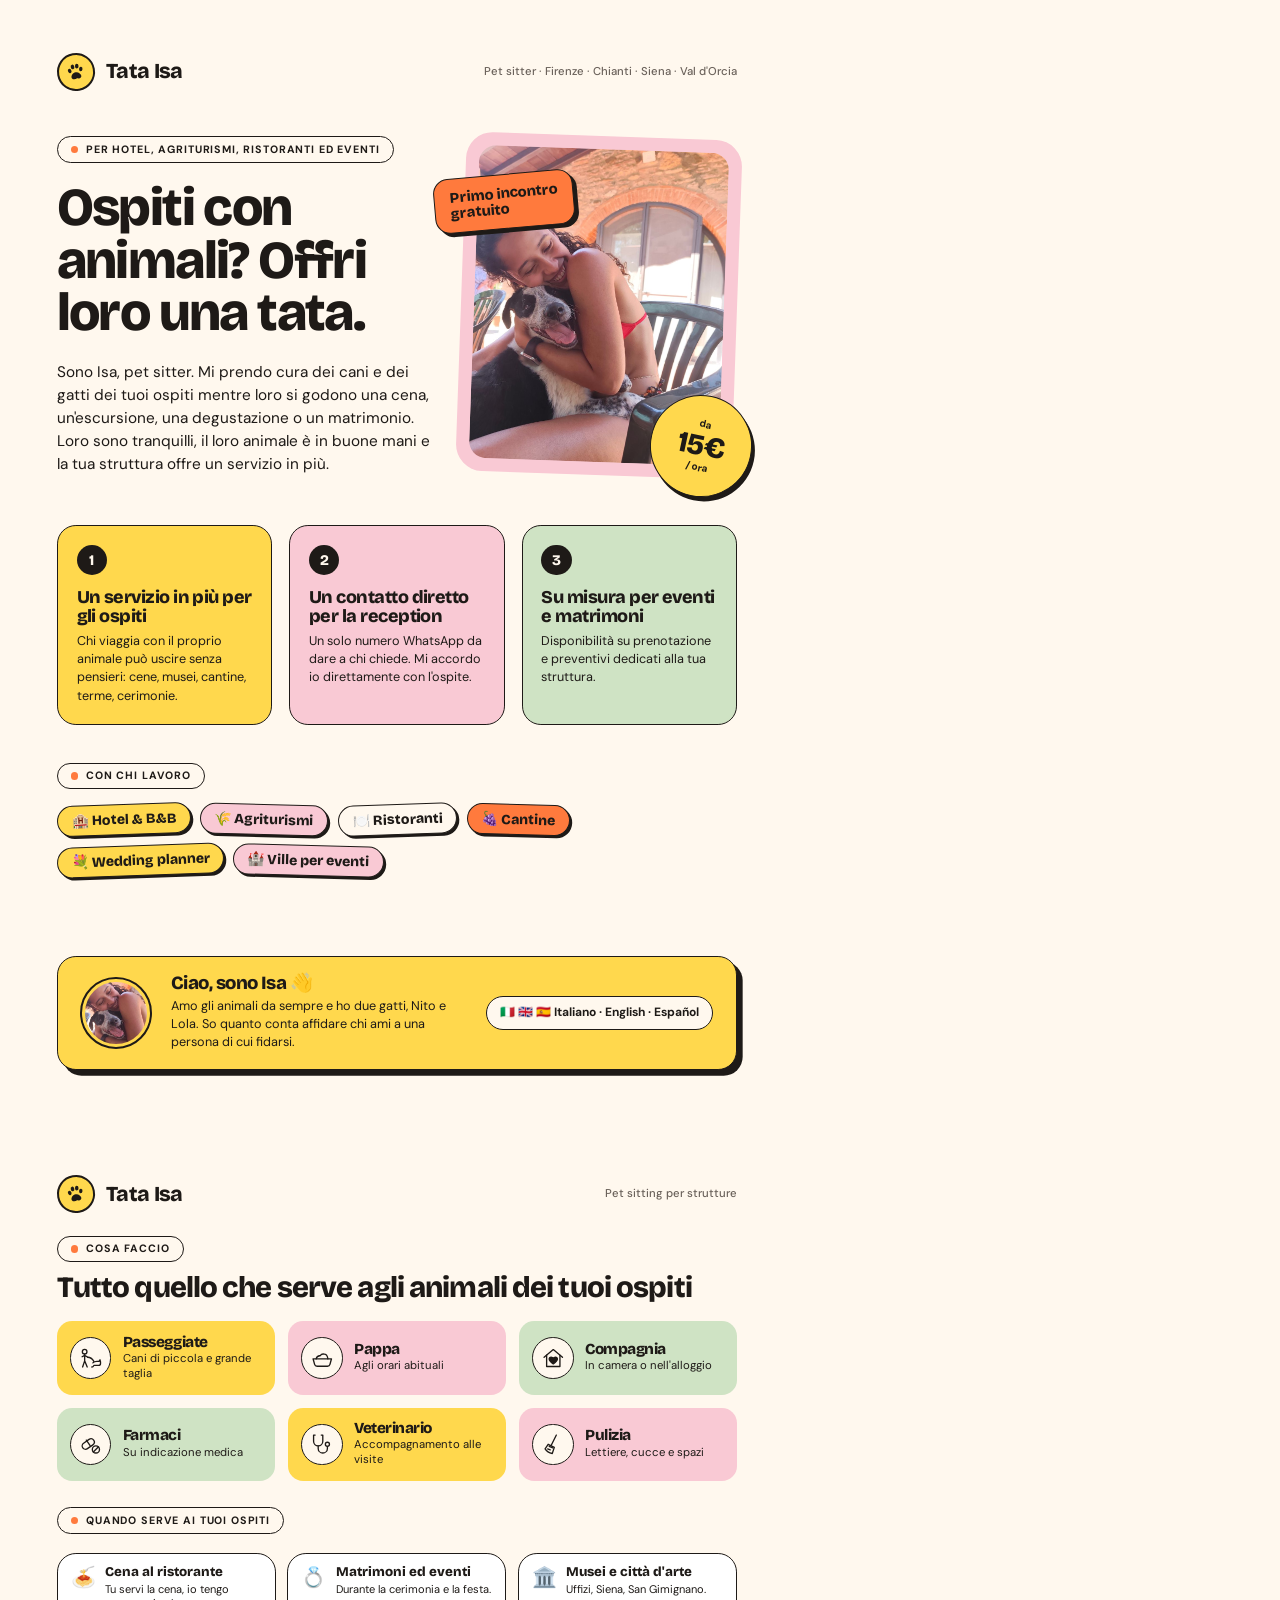
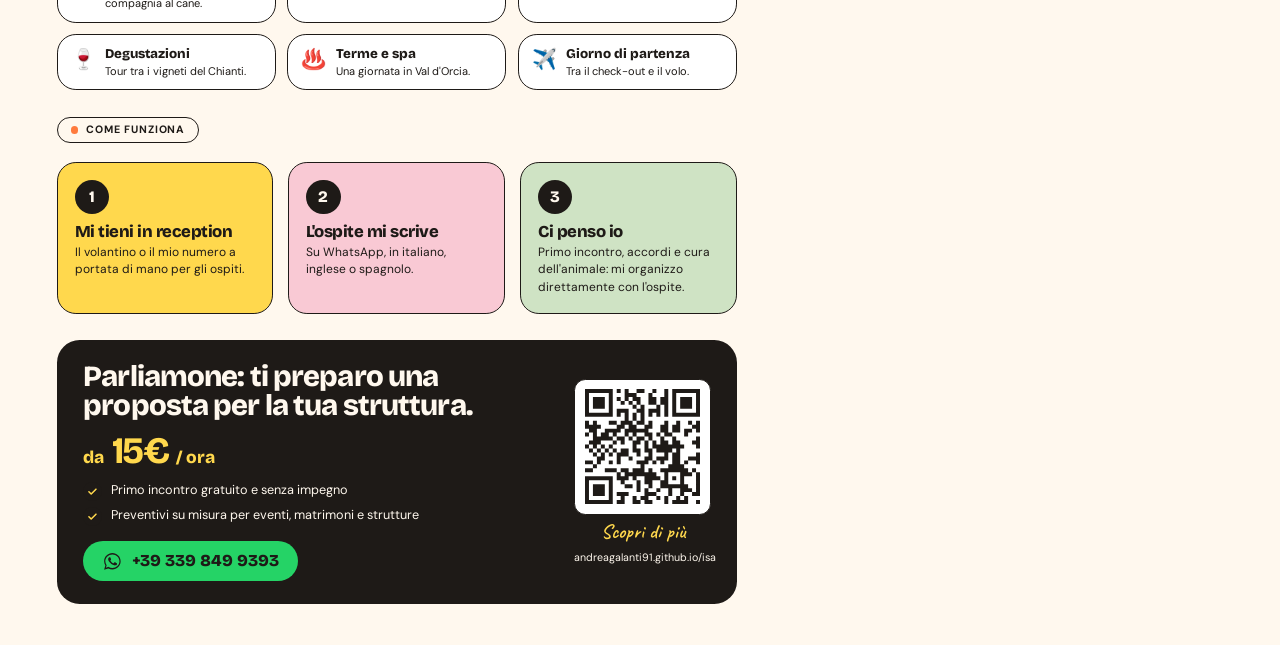
<file: src/print/strutture.html>
<!doctype html>
<html lang="it">
<head>
<meta charset="utf-8">
<title>Tata Isa · Pet sitting per strutture</title>
<link rel="stylesheet" href="print.css">
<style>
  @page { size: A4; margin: 0; }
  .page { width: 210mm; height: 297mm; padding: 14mm 15mm; }

  .top { display: flex; justify-content: space-between; align-items: center; }
  .top .area { font-size: 8.5pt; font-weight: 500; color: var(--muted); }

  /* Pagina 1 */
  .p1-hero { display: grid; grid-template-columns: 1.15fr .85fr; gap: 8mm; margin-top: 12mm; align-items: start; }
  .p1-hero h1 { font-size: 40pt; margin-top: 5mm; }
  .p1-hero .lead { margin-top: 6mm; font-size: 11.5pt; line-height: 1.5; }
  .photo-wrap { position: relative; }
  .photo { background: var(--blush); padding: 3.5mm; border-radius: 7mm; transform: rotate(2deg); }
  .photo img { display: block; width: 100%; aspect-ratio: 4 / 5; object-fit: cover; object-position: 50% 40%; border-radius: 4.5mm; }
  .sticker { position: absolute; display: grid; place-content: center; text-align: center; border-radius: 50%; border: .5mm solid var(--ink); box-shadow: 1mm 1mm 0 var(--ink); line-height: 1; }
  .price-sticker { right: -4mm; bottom: -6mm; width: 27mm; height: 27mm; background: var(--butter); transform: rotate(12deg); }
  .price-sticker b { font: 800 22pt/1 var(--title); letter-spacing: -.03em; margin: .6mm 0; }
  .price-sticker small { font-size: 7.5pt; font-weight: 700; }
  .free-card { position: absolute; left: -7mm; top: 10mm; padding: 3mm 4mm; background: var(--tangerine); border: .5mm solid var(--ink); border-radius: 4mm; box-shadow: 1mm 1mm 0 var(--ink); font: 800 11pt/1.05 var(--title); transform: rotate(-5deg); }

  .benefits { display: grid; grid-template-columns: repeat(3, 1fr); gap: 4.5mm; margin-top: 13mm; }
  .benefit { padding: 5mm; }
  .benefit .n { display: grid; place-items: center; width: 8mm; height: 8mm; border-radius: 50%; background: var(--ink); color: var(--cream); font: 800 11pt/1 var(--title); }
  .benefit h3 { font-size: 13.5pt; margin: 3.5mm 0 1.5mm; line-height: 1.05; }
  .benefit p { font-size: 9.5pt; }

  .for { margin-top: 10mm; }
  .chips { display: flex; flex-wrap: wrap; gap: 2.5mm; margin-top: 4mm; }
  .chips li { padding: 2mm 3.6mm; border: .5mm solid var(--ink); border-radius: 99px; font: 800 10.5pt/1 var(--title); box-shadow: .6mm .6mm 0 var(--ink); }
  .chips li:nth-child(odd) { transform: rotate(-2deg); } .chips li:nth-child(even) { transform: rotate(1.5deg); }

  .me { position: absolute; left: 15mm; right: 15mm; bottom: 14mm; display: flex; align-items: center; gap: 5mm; padding: 4.5mm 6mm; }
  .me img { width: 19mm; height: 19mm; border-radius: 50%; border: .6mm solid var(--ink); background: var(--butter); padding: .8mm; object-fit: cover; flex: none; }
  .me h3 { font-size: 14pt; }
  .me p { font-size: 9.5pt; margin-top: 1mm; }
  .me .langs { margin-left: auto; flex: none; padding: 2mm 3.5mm; border-radius: 99px; background: var(--cream); border: .5mm solid var(--ink); font-weight: 700; font-size: 9pt; }

  /* Pagina 2 */
  .p2 { display: flex; flex-direction: column; }
  .p2 .steps { margin-bottom: 7mm; }
  .p2 h2 { font-size: 22pt; margin-top: 3mm; }
  .sec { margin-top: 7mm; }
  .services { display: grid; grid-template-columns: repeat(3, 1fr); gap: 3.5mm; margin-top: 5mm; }
  .svc { display: flex; gap: 3mm; align-items: center; padding: 3.5mm; border-radius: 4mm; }
  .svc .ico { flex: none; display: grid; place-items: center; width: 11mm; height: 11mm; border-radius: 50%; background: var(--cream); border: .5mm solid var(--ink); }
  .svc .ico svg { width: 6.5mm; height: 6.5mm; }
  .svc h3 { font-size: 11.5pt; } .svc p { font-size: 8.5pt; line-height: 1.3; margin-top: .6mm; }

  .occasions { display: grid; grid-template-columns: repeat(3, 1fr); gap: 3mm; margin-top: 5mm; }
  .occ { display: flex; gap: 2.5mm; align-items: flex-start; padding: 3mm 3.5mm; background: #fff; }
  .occ .e { font-size: 15pt; line-height: 1; }
  .occ b { display: block; font: 800 10pt/1.1 var(--title); }
  .occ span { font-size: 8.3pt; line-height: 1.3; display: block; margin-top: .6mm; }

  .steps { display: grid; grid-template-columns: repeat(3, 1fr); gap: 4mm; margin-top: 5mm; }
  .step { position: relative; padding: 4.5mm; }
  .step .n { display: grid; place-items: center; width: 9mm; height: 9mm; border-radius: 50%; background: var(--ink); color: var(--cream); font: 800 12pt/1 var(--title); }
  .step h3 { font-size: 12.5pt; margin: 2.5mm 0 1mm; } .step p { font-size: 9pt; }

  .contact { margin-top: auto; display: grid; grid-template-columns: 1fr auto; gap: 7mm; align-items: center; padding: 6mm 7mm; border-radius: 6mm; }
  .contact h2 { font-size: 22pt; color: var(--cream); margin: 0; }
  .contact .price { display: inline-flex; align-items: baseline; gap: 2mm; margin-top: 3mm; color: var(--butter); font: 800 13pt/1 var(--title); }
  .contact .price b { font-size: 28pt; letter-spacing: -.04em; }
  .contact ul { margin-top: 3mm; display: grid; gap: 1.5mm; font-size: 9.5pt; }
  .contact .wa { display: inline-flex; align-items: center; gap: 2.5mm; margin-top: 4mm; padding: 2.5mm 5mm; border-radius: 99px; background: #25D366; color: var(--ink); font: 800 12.5pt/1 var(--title); }
  .contact .wa svg { width: 5.5mm; height: 5.5mm; }
  .qr-box { width: 36mm; text-align: center; }
  .qr-box p { margin-top: 2mm; font-size: 8pt; color: var(--cream); }
  .qr-box .hand { color: var(--butter); font-size: 15pt; }
</style>
</head>
<body>
<svg width="0" height="0" style="position:absolute">
  <symbol id="paw" viewBox="0 0 64 64"><path fill="currentColor" d="M32 34c-8.5 0-15 7.4-15 13.6 0 4.6 3.6 6.6 7.6 6.6 3 0 4.9-1.4 7.4-1.4s4.4 1.4 7.4 1.4c4 0 7.6-2 7.6-6.6C47 41.4 40.5 34 32 34z"/><ellipse fill="currentColor" cx="15" cy="27" rx="5.2" ry="6.6" transform="rotate(-18 15 27)"/><ellipse fill="currentColor" cx="25.5" cy="16.5" rx="5.4" ry="7.2" transform="rotate(-6 25.5 16.5)"/><ellipse fill="currentColor" cx="38.5" cy="16.5" rx="5.4" ry="7.2" transform="rotate(6 38.5 16.5)"/><ellipse fill="currentColor" cx="49" cy="27" rx="5.2" ry="6.6" transform="rotate(18 49 27)"/></symbol>
  <symbol id="check" viewBox="0 0 24 24"><path fill="none" stroke="currentColor" stroke-width="3" stroke-linecap="round" stroke-linejoin="round" d="M5 12.5l4.5 4.5L19 7.5"/></symbol>
  <symbol id="star" viewBox="0 0 64 64"><path fill="currentColor" d="M32 4c1.6 13.5 4.6 23.3 28 28-23.4 4.7-26.4 14.5-28 28-1.6-13.5-4.6-23.3-28-28C27.4 27.3 30.4 17.5 32 4z"/></symbol>
  <symbol id="wa" viewBox="0 0 32 32"><path fill="currentColor" d="M16 3.2C9 3.2 3.3 8.8 3.3 15.8c0 2.4.7 4.7 1.9 6.7L3.2 28.8l6.5-2c1.9 1 4.1 1.6 6.3 1.6 7 0 12.7-5.6 12.7-12.6S23 3.2 16 3.2zm0 23c-2 0-4-.6-5.7-1.6l-.4-.2-3.9 1.2 1.2-3.8-.3-.4c-1.2-1.8-1.8-3.8-1.8-5.9C5.1 10 10 5.2 16 5.2S26.9 10 26.9 15.8 22 26.2 16 26.2zm6-7.8c-.3-.2-1.9-1-2.2-1.1-.3-.1-.5-.2-.7.2-.2.3-.8 1-1 1.2-.2.2-.4.2-.7.1-.3-.2-1.4-.5-2.6-1.6-1-.9-1.6-1.9-1.8-2.2-.2-.3 0-.5.1-.7l.5-.6c.2-.2.2-.3.3-.6.1-.2 0-.4 0-.6l-1-2.4c-.3-.6-.5-.5-.7-.5h-.6c-.2 0-.6.1-.9.4-.3.3-1.2 1.1-1.2 2.8s1.2 3.2 1.4 3.5c.2.2 2.4 3.6 5.8 5 .8.4 1.4.6 1.9.7.8.3 1.6.2 2.2.1.7-.1 1.9-.8 2.2-1.5.3-.7.3-1.4.2-1.5-.1-.2-.3-.3-.6-.4z"/></symbol>
</svg>

<!-- PAGINA 1 -->
<section class="page">
  <div class="top">
    <span class="logo"><span class="logo-mark"><svg><use href="#paw"/></svg></span>Tata Isa</span>
    <span class="area">Pet sitter · Firenze · Chianti · Siena · Val d'Orcia</span>
  </div>

  <div class="p1-hero">
    <div>
      <span class="label">Per hotel, agriturismi, ristoranti ed eventi</span>
      <h1>Ospiti con animali? Offri loro una tata.</h1>
      <p class="lead">Sono Isa, pet sitter. Mi prendo cura dei cani e dei gatti dei tuoi ospiti mentre loro si godono una cena, un'escursione, una degustazione o un matrimonio. Loro sono tranquilli, il loro animale è in buone mani e la tua struttura offre un servizio in più.</p>
    </div>
    <div class="photo-wrap">
      <div class="photo"><img src="../../assets/isa-hero-900.jpg" alt=""></div>
      <div class="free-card">Primo incontro<br>gratuito</div>
      <div class="sticker price-sticker"><small>da</small><b>15€</b><small>/ ora</small></div>
    </div>
  </div>

  <ul class="benefits">
    <li class="benefit card bg-butter"><span class="n">1</span><h3>Un servizio in più per gli ospiti</h3><p>Chi viaggia con il proprio animale può uscire senza pensieri: cene, musei, cantine, terme, cerimonie.</p></li>
    <li class="benefit card bg-blush"><span class="n">2</span><h3>Un contatto diretto per la reception</h3><p>Un solo numero WhatsApp da dare a chi chiede. Mi accordo io direttamente con l'ospite.</p></li>
    <li class="benefit card bg-sage"><span class="n">3</span><h3>Su misura per eventi e matrimoni</h3><p>Disponibilità su prenotazione e preventivi dedicati alla tua struttura.</p></li>
  </ul>

  <div class="for">
    <span class="label">Con chi lavoro</span>
    <ul class="chips">
      <li class="bg-butter">🏨 Hotel & B&B</li><li class="bg-blush">🌾 Agriturismi</li><li class="bg-cream">🍽️ Ristoranti</li>
      <li class="bg-tangerine">🍇 Cantine</li><li class="bg-butter">💐 Wedding planner</li><li class="bg-blush">🏰 Ville per eventi</li>
    </ul>
  </div>

  <div class="me card bg-butter shadow">
    <img src="../../assets/isa-face.jpg" alt="">
    <div>
      <h3>Ciao, sono Isa 👋</h3>
      <p>Amo gli animali da sempre e ho due gatti, Nito e Lola. So quanto conta affidare chi ami a una persona di cui fidarsi.</p>
    </div>
    <span class="langs">🇮🇹 🇬🇧 🇪🇸 Italiano · English · Español</span>
  </div>
</section>

<!-- PAGINA 2 -->
<section class="page p2">
  <div class="top">
    <span class="logo"><span class="logo-mark"><svg><use href="#paw"/></svg></span>Tata Isa</span>
    <span class="area">Pet sitting per strutture</span>
  </div>

  <div class="sec" style="margin-top:6mm">
    <span class="label">Cosa faccio</span>
    <h2>Tutto quello che serve agli animali dei tuoi ospiti</h2>
    <ul class="services">
      <li class="svc bg-butter"><span class="ico"><svg viewBox="0 0 48 48"><g fill="none" stroke="currentColor" stroke-width="2.6" stroke-linecap="round" stroke-linejoin="round"><circle cx="13" cy="11" r="4.5"/><path d="M13 16v13l-4 12M13 29l5 12M8 21l5-3 6 4"/><path d="M19 22c6 0 9 3 12 8"/><path d="M29 33c2-2 5-3 8-3h4l2-3 1 4v3c0 2-2 4-4 4h-9c-1 2-2 3-4 3"/></g></svg></span><div><h3>Passeggiate</h3><p>Cani di piccola e grande taglia</p></div></li>
      <li class="svc bg-blush"><span class="ico"><svg viewBox="0 0 48 48"><g fill="none" stroke="currentColor" stroke-width="2.6" stroke-linecap="round" stroke-linejoin="round"><path d="M6 25h36l-3 11c-.6 2.2-2.6 3.6-4.8 3.6H13.8c-2.2 0-4.2-1.4-4.8-3.6z"/><path d="M12 25c1-4 4-6 7-6M20 19c2-3 5-4 8-3M28 16c3 0 6 3 7 9"/></g></svg></span><div><h3>Pappa</h3><p>Agli orari abituali</p></div></li>
      <li class="svc bg-sage"><span class="ico"><svg viewBox="0 0 48 48"><g fill="none" stroke="currentColor" stroke-width="2.6" stroke-linecap="round" stroke-linejoin="round"><path d="M6 22L24 7l18 15"/><path d="M11 18v22h26V18"/><path d="M24 35c-5-3.4-8-6-8-9.4 0-2.3 1.8-4 3.9-4 1.8 0 3.2 1 4.1 2.6.9-1.6 2.3-2.6 4.1-2.6 2.1 0 3.9 1.7 3.9 4 0 3.4-3 6-8 9.4z" fill="currentColor"/></g></svg></span><div><h3>Compagnia</h3><p>In camera o nell'alloggio</p></div></li>
      <li class="svc bg-sage"><span class="ico"><svg viewBox="0 0 48 48"><g fill="none" stroke="currentColor" stroke-width="2.6" stroke-linecap="round" stroke-linejoin="round"><rect x="7" y="17" width="26" height="13" rx="6.5" transform="rotate(-35 20 23.5)"/><path d="M16.3 15.8l7.4 10.6"/><circle cx="35" cy="34" r="7"/><path d="M30 39l10-10"/></g></svg></span><div><h3>Farmaci</h3><p>Su indicazione medica</p></div></li>
      <li class="svc bg-butter"><span class="ico"><svg viewBox="0 0 48 48"><g fill="none" stroke="currentColor" stroke-width="2.6" stroke-linecap="round" stroke-linejoin="round"><path d="M10 6H7v12a9 9 0 0 0 18 0V6h-3"/><path d="M16 27v5a9 9 0 0 0 18 0v-4"/><circle cx="34" cy="24" r="4"/></g></svg></span><div><h3>Veterinario</h3><p>Accompagnamento alle visite</p></div></li>
      <li class="svc bg-blush"><span class="ico"><svg viewBox="0 0 48 48"><g fill="none" stroke="currentColor" stroke-width="2.6" stroke-linecap="round" stroke-linejoin="round"><path d="M30 6L20 26"/><path d="M14 24l12 6-4 12c-6-1-11-4-14-9z"/><path d="M13 33l5 2M16 28l7 3"/></g></svg></span><div><h3>Pulizia</h3><p>Lettiere, cucce e spazi</p></div></li>
    </ul>
  </div>

  <div class="sec">
    <span class="label">Quando serve ai tuoi ospiti</span>
    <ul class="occasions">
      <li class="occ card"><span class="e">🍝</span><div><b>Cena al ristorante</b><span>Tu servi la cena, io tengo compagnia al cane.</span></div></li>
      <li class="occ card"><span class="e">💍</span><div><b>Matrimoni ed eventi</b><span>Durante la cerimonia e la festa.</span></div></li>
      <li class="occ card"><span class="e">🏛️</span><div><b>Musei e città d'arte</b><span>Uffizi, Siena, San Gimignano.</span></div></li>
      <li class="occ card"><span class="e">🍷</span><div><b>Degustazioni</b><span>Tour tra i vigneti del Chianti.</span></div></li>
      <li class="occ card"><span class="e">♨️</span><div><b>Terme e spa</b><span>Una giornata in Val d'Orcia.</span></div></li>
      <li class="occ card"><span class="e">✈️</span><div><b>Giorno di partenza</b><span>Tra il check-out e il volo.</span></div></li>
    </ul>
  </div>

  <div class="sec">
    <span class="label">Come funziona</span>
    <ul class="steps">
      <li class="step card bg-butter"><span class="n">1</span><h3>Mi tieni in reception</h3><p>Il volantino o il mio numero a portata di mano per gli ospiti.</p></li>
      <li class="step card bg-blush"><span class="n">2</span><h3>L'ospite mi scrive</h3><p>Su WhatsApp, in italiano, inglese o spagnolo.</p></li>
      <li class="step card bg-sage"><span class="n">3</span><h3>Ci penso io</h3><p>Primo incontro, accordi e cura dell'animale: mi organizzo direttamente con l'ospite.</p></li>
    </ul>
  </div>

  <div class="contact bg-ink">
    <div>
      <h2>Parliamone: ti preparo una proposta per la tua struttura.</h2>
      <p class="price"><span>da</span><b>15€</b><span>/ ora</span></p>
      <ul>
        <li class="check"><svg><use href="#check"/></svg> Primo incontro gratuito e senza impegno</li>
        <li class="check"><svg><use href="#check"/></svg> Preventivi su misura per eventi, matrimoni e strutture</li>
      </ul>
      <span class="wa"><svg><use href="#wa"/></svg> +39 339 849 9393</span>
    </div>
    <div class="qr-box">
      <div class="qr"><img src="../../assets/print/qr-sito.svg" alt="QR code del sito"></div>
      <p class="hand">Scopri di più</p>
      <p>andreagalanti91.github.io/isa</p>
    </div>
  </div>
</section>
</body>
</html>
</file>
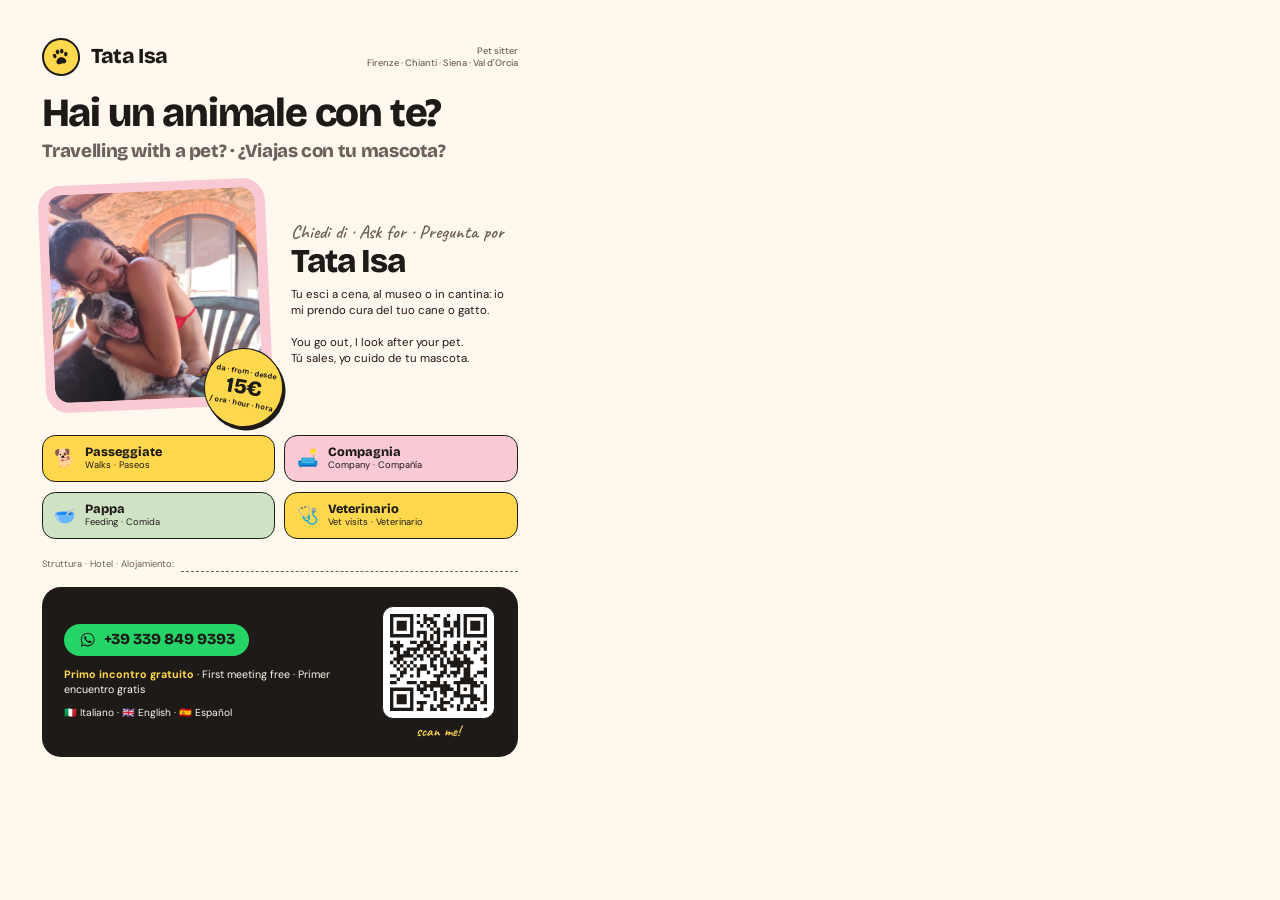
<file: src/print/volantino.html>
<!doctype html>
<html lang="it">
<head>
<meta charset="utf-8">
<title>Tata Isa · Volantino reception</title>
<link rel="stylesheet" href="print.css">
<style>
  @page { size: A5; margin: 0; }
  .page { width: 148mm; height: 210mm; padding: 10mm 11mm; display: flex; flex-direction: column; }

  .top { display: flex; justify-content: space-between; align-items: center; }
  .top .area { font-size: 7pt; font-weight: 500; color: var(--muted); text-align: right; line-height: 1.3; }

  .head { margin-top: 5mm; }
  .head h1 { font-size: 30pt; }
  .head .alt { margin-top: 2mm; font: 800 14pt/1.15 var(--title); letter-spacing: -.02em; color: var(--muted); }

  .mid { display: grid; grid-template-columns: 1fr 1fr; gap: 6mm; margin-top: 5mm; align-items: center; }
  .photo-wrap { position: relative; }
  .photo { background: var(--blush); padding: 2.5mm; border-radius: 6mm; transform: rotate(-2.5deg); }
  .photo img { display: block; width: 100%; aspect-ratio: 1; object-fit: cover; object-position: 50% 35%; border-radius: 4mm; }
  .sticker { position: absolute; right: -4mm; bottom: -5mm; width: 21mm; height: 21mm; display: grid; place-content: center; text-align: center; border-radius: 50%; background: var(--butter); border: .5mm solid var(--ink); box-shadow: .8mm .8mm 0 var(--ink); transform: rotate(10deg); line-height: 1; }
  .sticker b { font: 800 16pt/1 var(--title); letter-spacing: -.03em; margin: .4mm 0; }
  .sticker small { font-size: 5.6pt; font-weight: 700; }

  .ask .hand { font-size: 14pt; color: var(--muted); }
  .ask .title { font-size: 25pt; margin-top: 1mm; }
  .ask p.desc { margin-top: 2.5mm; font-size: 8.6pt; line-height: 1.4; }

  .svcs { display: grid; grid-template-columns: 1fr 1fr; gap: 2.5mm; margin-top: 7mm; }
  .svcs li { display: flex; align-items: center; gap: 2.5mm; padding: 2.4mm 3mm; border: .5mm solid var(--ink); border-radius: 3.5mm; }
  .svcs .e { font-size: 13pt; line-height: 1; }
  .svcs b { display: block; font: 800 9.5pt/1.1 var(--title); }
  .svcs span { display: block; font-size: 7pt; color: var(--ink); }

  .bottom { margin-top: 4mm; display: grid; grid-template-columns: 1fr 30mm; gap: 6mm; align-items: center; padding: 5mm 6mm; border-radius: 5mm; }
  .bottom .wa { display: inline-flex; align-items: center; gap: 2mm; padding: 2mm 3.8mm; border-radius: 99px; background: #25D366; color: var(--ink); font: 800 11.5pt/1 var(--title); }
  .bottom .wa svg { width: 4.6mm; height: 4.6mm; }
  .bottom .free { margin-top: 3mm; font-size: 8pt; color: var(--cream); line-height: 1.35; }
  .bottom .free b { color: var(--butter); }
  .bottom .langs { margin-top: 2.5mm; font-size: 7.6pt; color: var(--cream); }
  .bottom .qr { padding: 1.8mm; }
  .bottom .scan { margin-top: 1.2mm; text-align: center; font: 600 11pt/1 "Caveat", cursive; color: var(--butter); }
  .venue { margin-top: auto; padding-top: 5mm; display: flex; gap: 2mm; align-items: flex-end; font-size: 7pt; color: var(--muted); }
  .venue span { flex: 1; border-bottom: .3mm dashed var(--muted); height: 3.5mm; }
  .deco { width: 9mm; height: 9mm; color: var(--tangerine); }
</style>
</head>
<body>
<svg width="0" height="0" style="position:absolute">
  <symbol id="paw" viewBox="0 0 64 64"><path fill="currentColor" d="M32 34c-8.5 0-15 7.4-15 13.6 0 4.6 3.6 6.6 7.6 6.6 3 0 4.9-1.4 7.4-1.4s4.4 1.4 7.4 1.4c4 0 7.6-2 7.6-6.6C47 41.4 40.5 34 32 34z"/><ellipse fill="currentColor" cx="15" cy="27" rx="5.2" ry="6.6" transform="rotate(-18 15 27)"/><ellipse fill="currentColor" cx="25.5" cy="16.5" rx="5.4" ry="7.2" transform="rotate(-6 25.5 16.5)"/><ellipse fill="currentColor" cx="38.5" cy="16.5" rx="5.4" ry="7.2" transform="rotate(6 38.5 16.5)"/><ellipse fill="currentColor" cx="49" cy="27" rx="5.2" ry="6.6" transform="rotate(18 49 27)"/></symbol>
  <symbol id="star" viewBox="0 0 64 64"><path fill="currentColor" d="M32 4c1.6 13.5 4.6 23.3 28 28-23.4 4.7-26.4 14.5-28 28-1.6-13.5-4.6-23.3-28-28C27.4 27.3 30.4 17.5 32 4z"/></symbol>
  <symbol id="wa" viewBox="0 0 32 32"><path fill="currentColor" d="M16 3.2C9 3.2 3.3 8.8 3.3 15.8c0 2.4.7 4.7 1.9 6.7L3.2 28.8l6.5-2c1.9 1 4.1 1.6 6.3 1.6 7 0 12.7-5.6 12.7-12.6S23 3.2 16 3.2zm0 23c-2 0-4-.6-5.7-1.6l-.4-.2-3.9 1.2 1.2-3.8-.3-.4c-1.2-1.8-1.8-3.8-1.8-5.9C5.1 10 10 5.2 16 5.2S26.9 10 26.9 15.8 22 26.2 16 26.2zm6-7.8c-.3-.2-1.9-1-2.2-1.1-.3-.1-.5-.2-.7.2-.2.3-.8 1-1 1.2-.2.2-.4.2-.7.1-.3-.2-1.4-.5-2.6-1.6-1-.9-1.6-1.9-1.8-2.2-.2-.3 0-.5.1-.7l.5-.6c.2-.2.2-.3.3-.6.1-.2 0-.4 0-.6l-1-2.4c-.3-.6-.5-.5-.7-.5h-.6c-.2 0-.6.1-.9.4-.3.3-1.2 1.1-1.2 2.8s1.2 3.2 1.4 3.5c.2.2 2.4 3.6 5.8 5 .8.4 1.4.6 1.9.7.8.3 1.6.2 2.2.1.7-.1 1.9-.8 2.2-1.5.3-.7.3-1.4.2-1.5-.1-.2-.3-.3-.6-.4z"/></symbol>
</svg>

<section class="page">
  <div class="top">
    <span class="logo"><span class="logo-mark"><svg><use href="#paw"/></svg></span>Tata Isa</span>
    <span class="area">Pet sitter<br>Firenze · Chianti · Siena · Val d'Orcia</span>
  </div>

  <div class="head">
    <h1>Hai un animale con te?</h1>
    <p class="alt">Travelling with a pet? · ¿Viajas con tu mascota?</p>
  </div>

  <div class="mid">
    <div class="photo-wrap">
      <div class="photo"><img src="../../assets/isa-hero-900.jpg" alt=""></div>
      <div class="sticker"><small>da · from · desde</small><b>15€</b><small>/ ora · hour · hora</small></div>
    </div>
    <div class="ask">
      <p class="hand">Chiedi di · Ask for · Pregunta por</p>
      <p class="title">Tata Isa</p>
      <p class="desc">Tu esci a cena, al museo o in cantina: io mi prendo cura del tuo cane o gatto.<br><br>
        You go out, I look after your pet.<br>Tú sales, yo cuido de tu mascota.</p>
    </div>
  </div>

  <ul class="svcs">
    <li class="bg-butter"><span class="e">🐕</span><div><b>Passeggiate</b><span>Walks · Paseos</span></div></li>
    <li class="bg-blush"><span class="e">🛋️</span><div><b>Compagnia</b><span>Company · Compañía</span></div></li>
    <li class="bg-sage"><span class="e">🥣</span><div><b>Pappa</b><span>Feeding · Comida</span></div></li>
    <li class="bg-butter"><span class="e">🩺</span><div><b>Veterinario</b><span>Vet visits · Veterinario</span></div></li>
  </ul>

  <p class="venue">Struttura · Hotel · Alojamiento: <span></span></p>

  <div class="bottom bg-ink">
    <div>
      <span class="wa"><svg><use href="#wa"/></svg> +39 339 849 9393</span>
      <p class="free"><b>Primo incontro gratuito</b> · First meeting free · Primer encuentro gratis</p>
      <p class="langs">🇮🇹 Italiano · 🇬🇧 English · 🇪🇸 Español</p>
    </div>
    <div>
      <div class="qr"><img src="../../assets/print/qr-sito.svg" alt="QR code"></div>
      <p class="scan">scan me!</p>
    </div>
  </div>
</section>
</body>
</html>
</file>
<file: src/print/print.css>
/* Stili comuni per i materiali stampabili (PDF strutture e volantino) */
@font-face { font-family: "Bricolage Grotesque"; font-weight: 700 800; src: url(../../assets/fonts/bricolage-grotesque.woff2) format("woff2"); }
@font-face { font-family: "DM Sans"; font-weight: 400 700; src: url(../../assets/fonts/dm-sans.woff2) format("woff2"); }
@font-face { font-family: "Caveat"; font-weight: 600; src: url(../../assets/fonts/caveat-600.woff2) format("woff2"); }

:root {
  --cream: #FFF8EE; --ink: #1E1A17; --butter: #FFD84D; --blush: #F9C9D4;
  --tangerine: #FF7A3D; --sage: #CFE3C4; --muted: #6B625B;
  --title: "Bricolage Grotesque", Arial, sans-serif;
  --body: "DM Sans", Arial, sans-serif;
}
* { box-sizing: border-box; margin: 0; padding: 0; }
html { -webkit-print-color-adjust: exact; print-color-adjust: exact; }
body { font: 400 10.5pt/1.45 var(--body); color: var(--ink); background: var(--cream); }
.page { position: relative; overflow: hidden; background: var(--cream); page-break-after: always; break-after: page; }
.page:last-child { page-break-after: auto; break-after: auto; }
h1, h2, h3, .title { font-family: var(--title); font-weight: 800; letter-spacing: -.03em; line-height: .98; }
ul { list-style: none; }
.logo { display: inline-flex; align-items: center; gap: 3mm; font: 800 16pt/1 var(--title); letter-spacing: -.03em; }
.logo-mark { display: grid; place-items: center; width: 10mm; height: 10mm; border-radius: 50%; background: var(--butter); border: .6mm solid var(--ink); transform: rotate(-10deg); }
.logo-mark svg { width: 5.6mm; height: 5.6mm; }
.label { display: inline-flex; align-items: center; gap: 2mm; padding: 1.2mm 3.5mm; border: .5mm solid var(--ink); border-radius: 99px; font-size: 8pt; font-weight: 700; letter-spacing: .08em; text-transform: uppercase; }
.label::before { content: ""; width: 2mm; height: 2mm; border-radius: 50%; background: var(--tangerine); }
.card { border: .5mm solid var(--ink); border-radius: 5mm; }
.shadow { box-shadow: 1.5mm 1.5mm 0 var(--ink); }
.bg-butter { background: var(--butter); } .bg-blush { background: var(--blush); } .bg-sage { background: var(--sage); }
.bg-tangerine { background: var(--tangerine); } .bg-cream { background: var(--cream); } .bg-ink { background: var(--ink); color: var(--cream); }
.deco { position: absolute; }
.check { display: flex; gap: 2.5mm; align-items: flex-start; }
.check svg { flex: none; width: 5mm; height: 5mm; padding: .9mm; border-radius: 50%; background: var(--ink); color: var(--butter); margin-top: .3mm; }
.qr { background: #fff; padding: 2.5mm; border: .5mm solid var(--ink); border-radius: 3mm; }
.qr svg, .qr img { display: block; width: 100%; height: auto; }
.hand { font: 600 18pt/1 "Caveat", cursive; }
</file>
